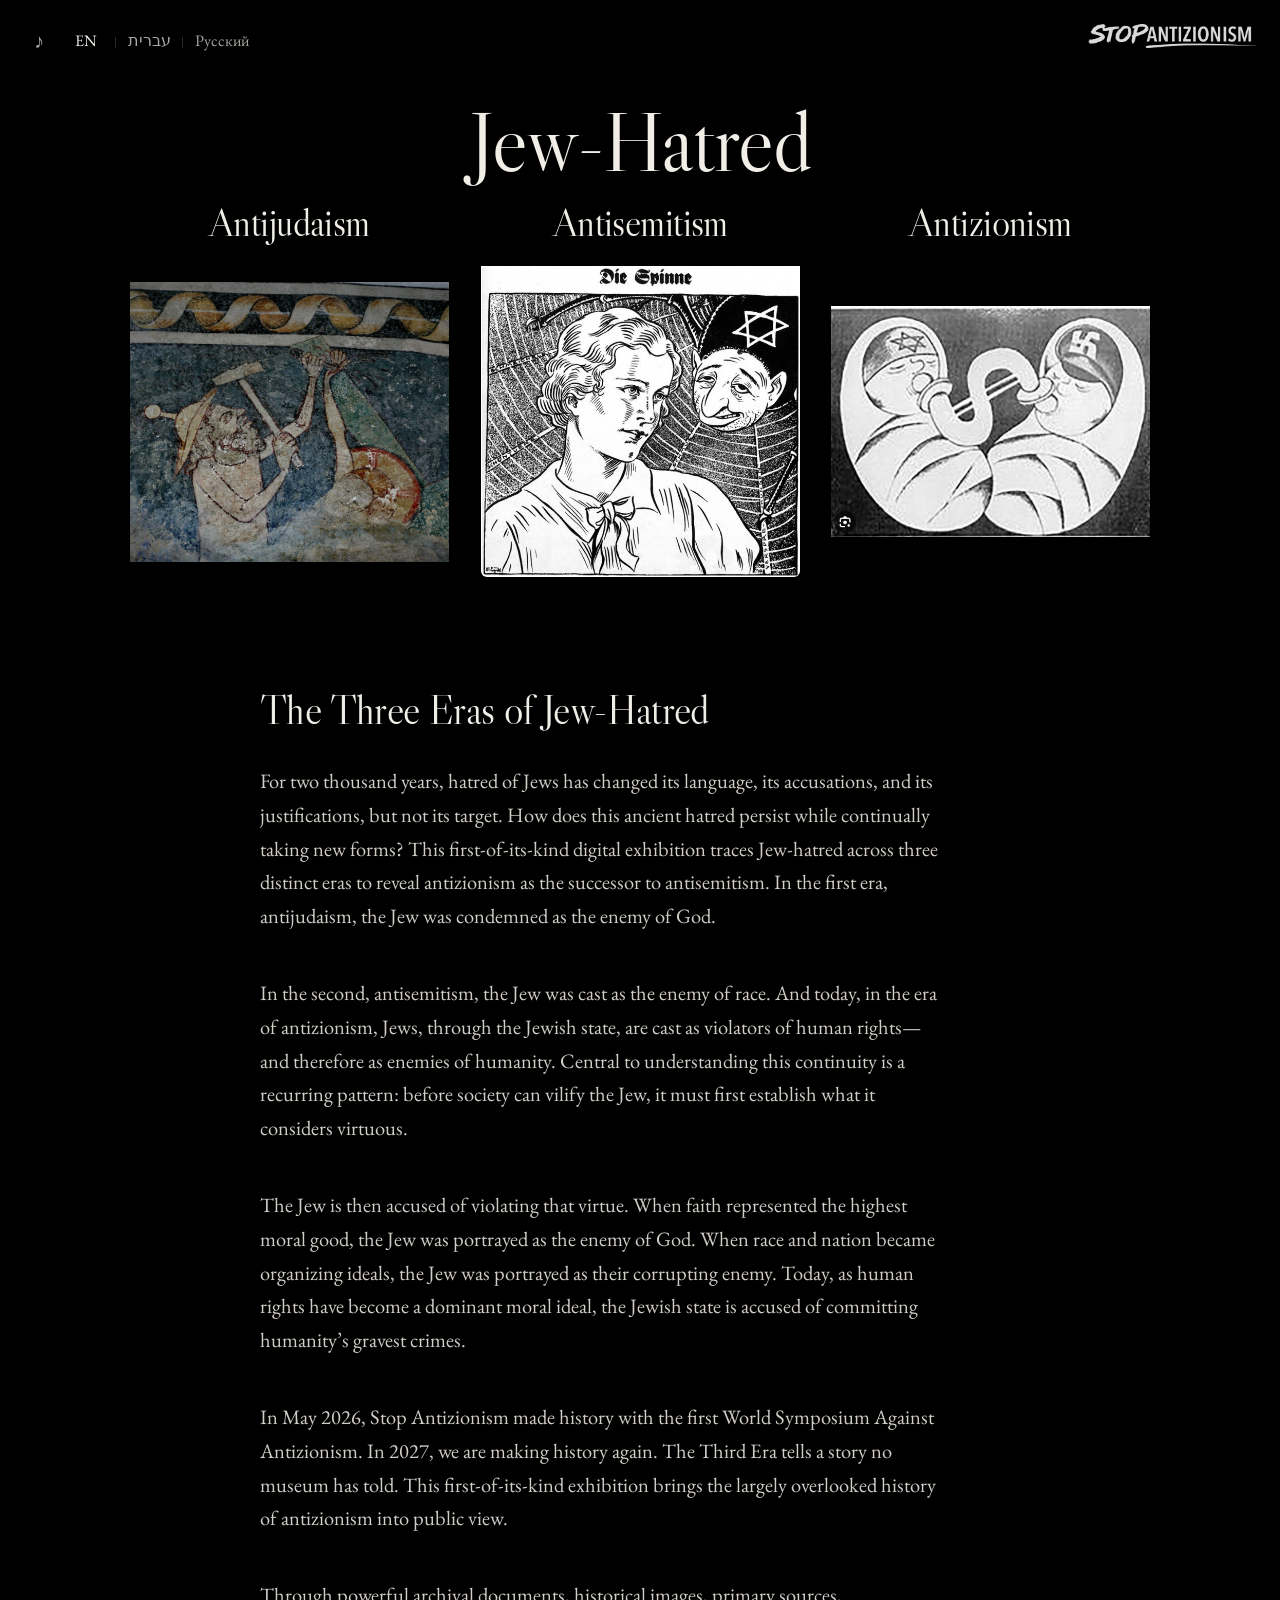
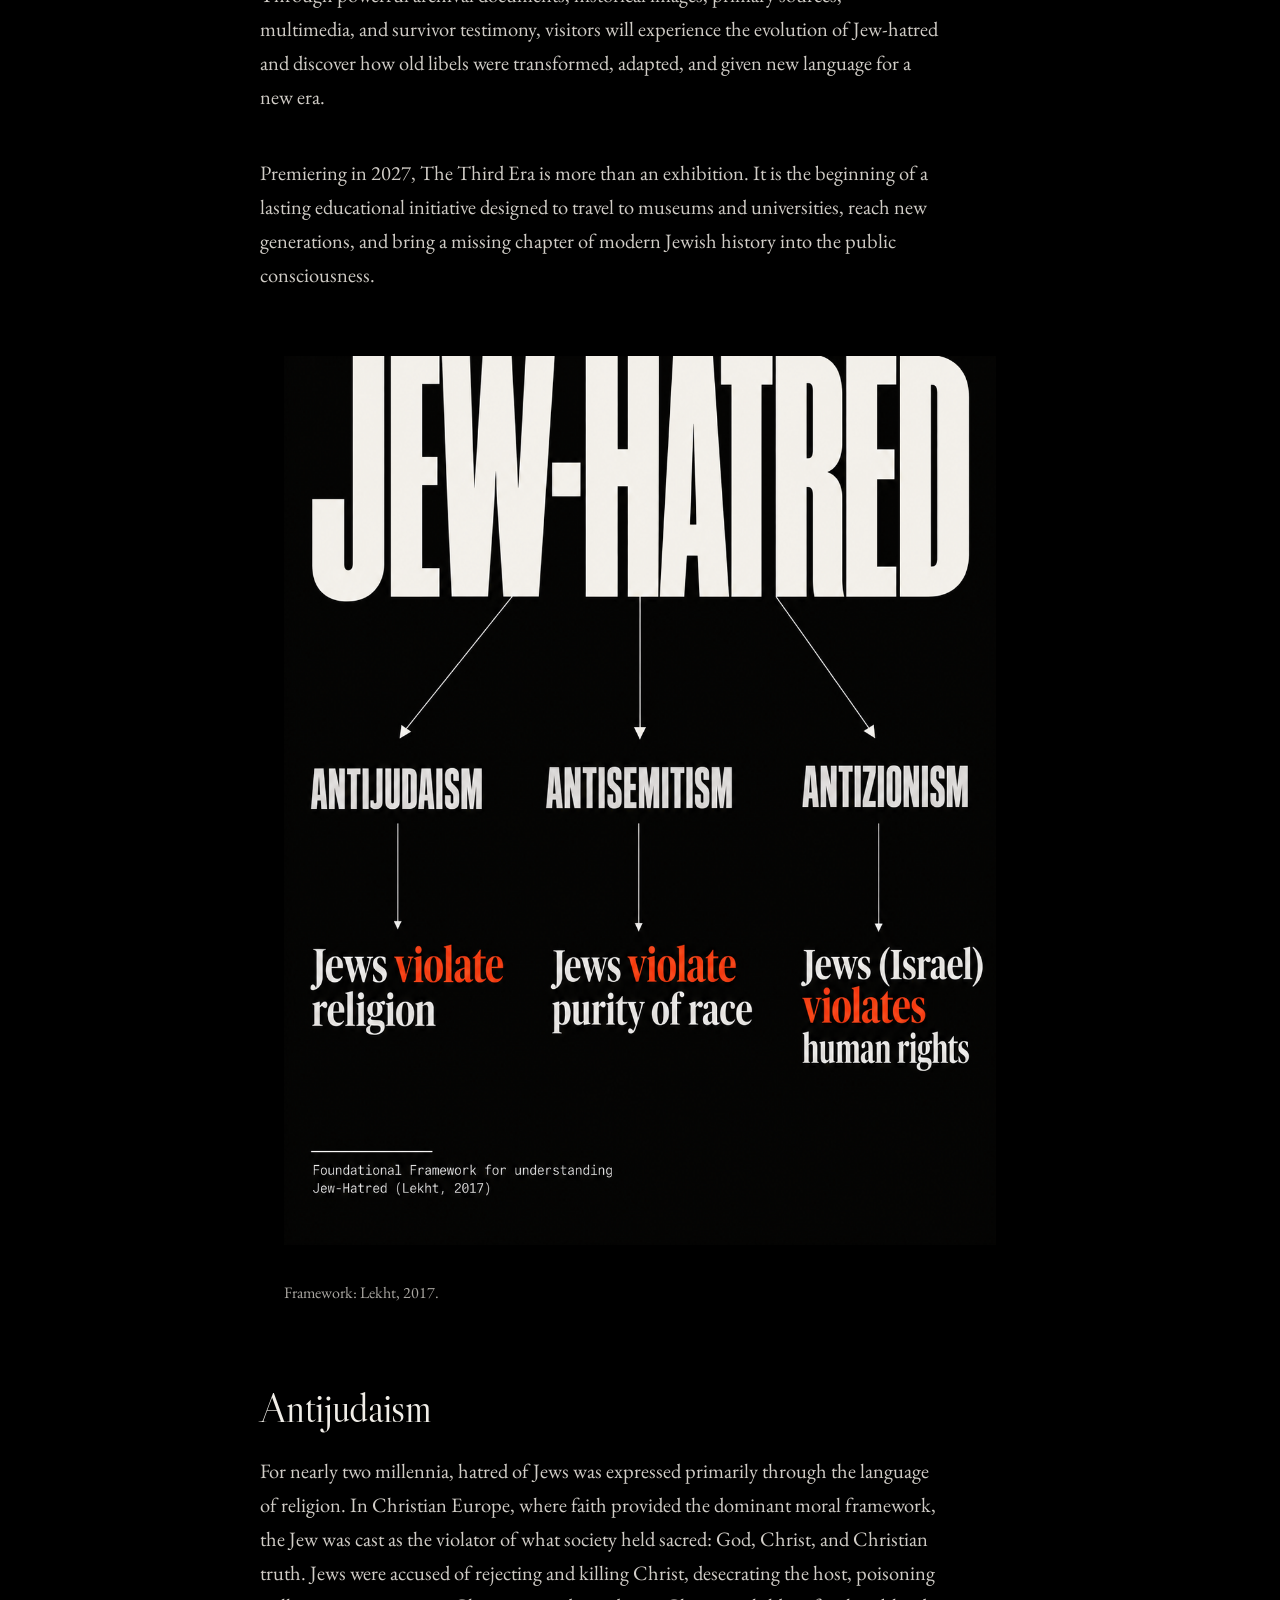
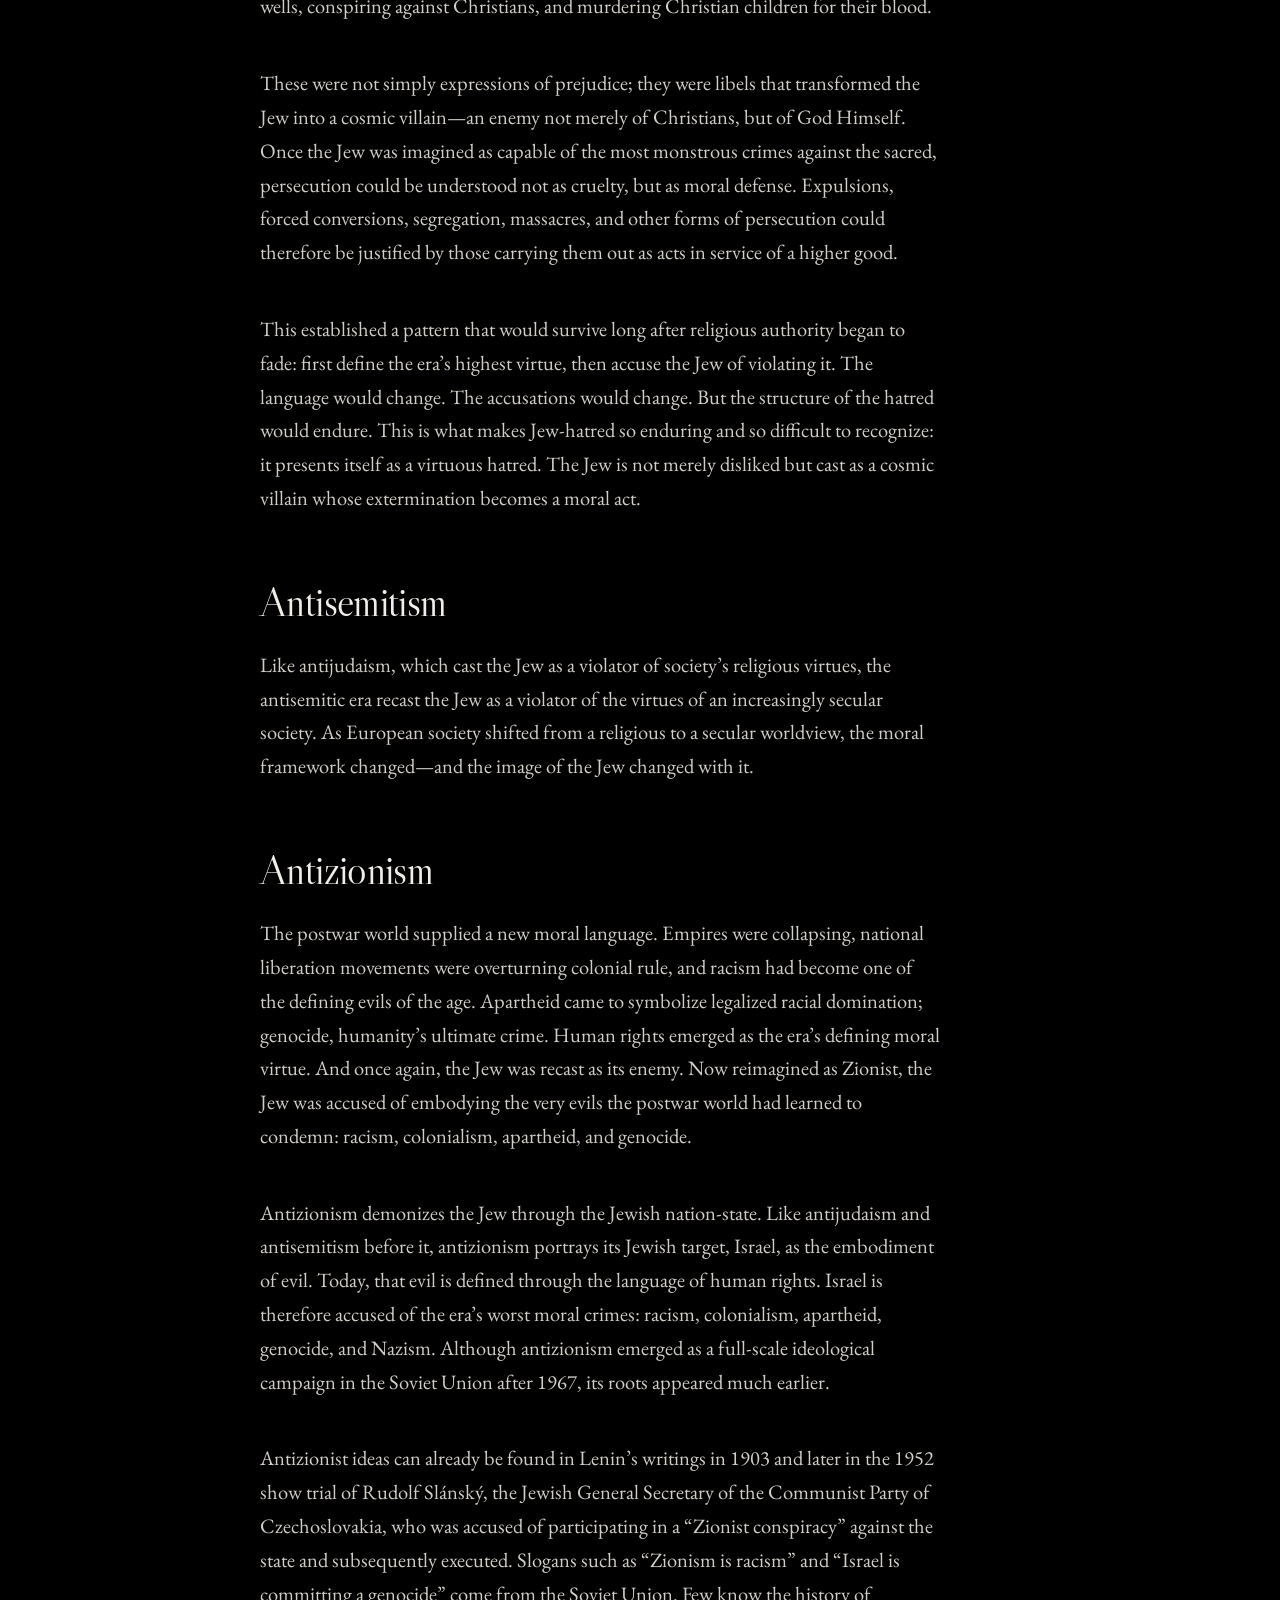
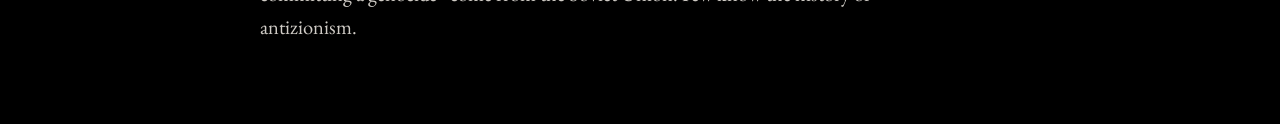
<file: index.html>
<!DOCTYPE html>

<html dir="ltr" lang="en">
<head>
<meta charset="utf-8"/>
<meta content="width=device-width,initial-scale=1,viewport-fit=cover" name="viewport"/>
<meta content="dark" name="color-scheme"/>
<title>Jew-Hatred | Stop Antizionism</title>
<!-- STOPAZ SEO START -->
<meta name="description" content="An educational digital exhibition tracing three historical eras of Jew-hatred: antijudaism, antisemitism, and modern antizionism."/>
<meta name="robots" content="index,follow,max-image-preview:large"/>
<meta name="theme-color" content="#000000"/>
<link rel="canonical" href="https://kilejones-alt.github.io/Exhibit-Full/"/>
<meta property="og:type" content="website"/>
<meta property="og:site_name" content="Stop Antizionism"/>
<meta property="og:title" content="Jew-Hatred | Stop Antizionism"/>
<meta property="og:description" content="An educational digital exhibition tracing three historical eras of Jew-hatred: antijudaism, antisemitism, and modern antizionism."/>
<meta property="og:url" content="https://kilejones-alt.github.io/Exhibit-Full/"/>
<meta property="og:image" content="https://kilejones-alt.github.io/Exhibit-Full/door-antizionism-babies.jpg"/>
<meta property="og:image:alt" content="Stop Antizionism — Three Eras of Jew-Hatred exhibition"/>
<meta property="og:locale" content="en_US"/>
<meta name="twitter:card" content="summary_large_image"/>
<meta name="twitter:title" content="Jew-Hatred | Stop Antizionism"/>
<meta name="twitter:description" content="An educational digital exhibition tracing three historical eras of Jew-hatred: antijudaism, antisemitism, and modern antizionism."/>
<meta name="twitter:image" content="https://kilejones-alt.github.io/Exhibit-Full/door-antizionism-babies.jpg"/>
<!-- STOPAZ SEO END -->
<link href="https://fonts.googleapis.com" rel="preconnect"/><link crossorigin="" href="https://fonts.gstatic.com" rel="preconnect"/><link href="https://fonts.googleapis.com/css2?family=Libre+Caslon+Display&amp;family=EB+Garamond:wght@400;500&amp;family=Cormorant+Garamond:wght@400;500;600&amp;family=Source+Sans+3:opsz,wght@8..60,300;8..60,400;8..60,500;8..60,600&amp;display=swap" rel="stylesheet"/><link href="site.css" rel="stylesheet"/>

<style>
/* Door artwork: show the complete selected work. No cropping on the three front doors. */
.home-page .era-image-wrap{
  background:#141417;
}
.home-page .era-image{
  object-fit:contain !important;
  object-position:center center !important;
  transform-origin:center center;
}
/* Keep every pixel of the selected door art visible. The door card may move; the artwork itself never scales/crops. */
.home-page .era-image,
.home-page .era-card:hover .era-image,
.home-page .era-card:focus-visible .era-image{
  transform:none !important;
  object-fit:contain !important;
  object-position:50% 50% !important;
}
/* No additional homepage prose below the doors. */
.home-page .exhibition-announcement{display:none !important;}
</style>
<link href="final.css" rel="stylesheet"/>
<link rel="stylesheet" href="room-entry.css?v=20260929-entry-polish"/>
<script src="room-entry.js?v=20260929-entry-polish"></script>
<link rel="stylesheet" href="https://fonts.googleapis.com/css2?family=EB+Garamond:wght@400;500&family=Noto+Serif+Hebrew:wght@400;500&display=swap"/>
<script src="gallery-audio.js?v=20260929-entry-polish"></script>
<link rel="stylesheet" href="gallery-finish.css?v=20261011-three-doors-20260929-equal-width"/>
</head>
<body class="new-page home-page gallery-design">
<a class="skip-link" href="#main-content" data-en="Skip to main content" data-he="דילוג לתוכן הראשי" data-ru="Перейти к основному содержанию">Skip to main content</a>
<div aria-hidden="true" id="ambient-light"></div>
<audio id="bg-audio" loop preload="metadata" src="lacrymosa-piano.mp3"></audio>
<a aria-label="Stop Antizionism home" data-aria-en="Stop Antizionism home" data-aria-he="דף הבית של Stop Antizionism" data-aria-ru="Главная Stop Antizionism" class="site-brand-link" href="index.html">
<img alt="Stop Antizionism" class="site-brand" decoding="async" fetchpriority="auto" height="292" loading="eager" src="stop-antizionism-logo.webp" width="2048"/>
</a>
<nav aria-label="Page controls" data-aria-en="Page controls" data-aria-he="פקדי עמוד" data-aria-ru="Элементы управления страницей" class="controls-nav">
<div class="nav-box"><button aria-pressed="false" class="audio-btn" id="audio-btn" type="button">AUDIO: OFF</button></div>
<div class="nav-box">
<button class="lang-btn active" aria-label="Switch language to English" data-aria-en="Switch language to English" data-aria-he="החלפת השפה לאנגלית" data-aria-ru="Переключить язык на английский" id="btn-en" type="button">EN</button><span class="nav-separator">|</span>
<button class="lang-btn" aria-label="Switch language to Hebrew" data-aria-en="Switch language to Hebrew" data-aria-he="החלפת השפה לעברית" data-aria-ru="Переключить язык на иврит" id="btn-he" type="button">עברית</button><span class="nav-separator">|</span>
<button class="lang-btn" aria-label="Switch language to Russian" data-aria-en="Switch language to Russian" data-aria-he="החלפת השפה לרוסית" data-aria-ru="Переключить язык на русский" id="btn-ru" type="button">Русский</button>
</div>
</nav>
<main class="home-main" id="main-content" tabindex="-1">
<header class="home-intro">
<h1 class="home-title" data-en="Jew-Hatred" data-he="שנאת יהודים" data-ru="Ненависть к евреям">Jew-Hatred</h1>
<svg aria-hidden="true" class="desktop-connector" preserveaspectratio="none" viewbox="0 0 1000 110">
<path d="M500 0V38M500 38H166.667M500 38H833.333M166.667 38V110M500 38V110M833.333 38V110"></path>
<circle cx="166.667" cy="110" r="3"></circle>
<circle cx="500" cy="110" r="3"></circle>
<circle cx="833.333" cy="110" r="3"></circle>
</svg>
</header>
<section id="rooms" aria-label="Three eras of Jew-hatred" class="era-grid">
<a aria-label="Open Antijudaism gallery" class="era-card historical-threshold" data-aria-en="Open Antijudaism gallery" data-aria-he="פתיחת גלריית אנטי-יהדות" data-aria-ru="Открыть галерею: Антииудаизм" href="antijudaism.html?v=20260928-reviewed" style="--door-image:url('door-antijudaism-crucifixion.jpg')">
<span aria-hidden="true" class="mobile-node"></span>
<div class="door-rotator">
<div class="door-face door-front">
<div class="era-inner">
<div class="era-head"><h2 class="era-title" data-en="Antijudaism" data-he="אנטי-יהדות" data-ru="Антииудаизм">Antijudaism</h2></div>
<div class="era-image-wrap"><picture class="responsive-art-picture"><img alt="Crucifixion detail from a historical mural" class="era-image door-source-image quality-standard" data-native-height="1407" data-native-width="1600" decoding="async" height="1407" loading="eager" src="door-antijudaism-crucifixion.jpg" width="1600"/></picture></div>
</div>

</div>
</div>
</a>
<a aria-label="Open Antisemitism gallery" class="era-card historical-threshold" data-aria-en="Open Antisemitism gallery" data-aria-he="פתיחת גלריית אנטישמיות" data-aria-ru="Открыть галерею: Антисемитизм" href="antisemitism.html?v=20260928-reviewed" style="--door-image:url('door-antisemitism-spider.jpg')">
<span aria-hidden="true" class="mobile-node"></span>
<div class="door-rotator">
<div class="door-face door-front">
<div class="era-inner">
<div class="era-head"><h2 class="era-title" data-en="Antisemitism" data-he="אנטישמיות" data-ru="Антисемитизм">Antisemitism</h2></div>
<div class="era-image-wrap"><picture class="responsive-art-picture"><img alt="Historical antisemitic illustration of a woman and a spider web" class="era-image door-source-image quality-standard" data-native-height="605" data-native-width="621" decoding="async" height="605" loading="eager" src="door-antisemitism-spider.jpg" width="621"/></picture></div>
</div>

</div>
</div>
</a>
<a aria-label="Open Antizionism gallery" class="era-card antizionism historical-threshold" data-aria-en="Open Antizionism gallery" data-aria-he="פתיחת גלריית אנטי-ציונות" data-aria-ru="Открыть галерею: Антисионизм" href="exhibition.html?v=20260928-reviewed" style="--door-image:url('door-antizionism-babies.jpg')">
<span aria-hidden="true" class="mobile-node"></span>
<div class="door-rotator">
<div class="door-face door-front">
<div class="era-inner">
<div class="era-head"><h2 class="era-title" data-en="Antizionism" data-he="אנטי-ציונות" data-ru="Антисионизм">Antizionism</h2></div>
<div class="era-image-wrap"><picture class="responsive-art-picture"><img alt="Historical propaganda illustration of two swaddled babies" class="era-image door-source-image quality-standard" data-native-height="760" data-native-width="1046" decoding="async" height="760" loading="eager" src="door-antizionism-babies.jpg" width="1046"/></picture></div>
</div>

</div>
</div>
</a>
</section><section aria-label="The Three Eras of Jew-Hatred" class="home-source-context">
<h2 data-en="The Three Eras of Jew-Hatred" data-he="שלוש תקופות של שנאת יהודים" data-ru="Три эпохи ненависти к евреям">The Three Eras of Jew-Hatred</h2>
<div class="three-eras-intro">
<p lang="en" dir="ltr" data-source-author="Natasha / STOPAZ" data-en="In May 2026, Stop Antizionism made history with the first World Symposium Against Antizionism. In 2027, we are making history again.">In May 2026, Stop Antizionism made history with the first World Symposium Against Antizionism. In 2027, we are making history again.</p>
<p lang="en" dir="ltr" data-source-author="Natasha / STOPAZ" data-en="The Third Era tells a story no museum has told. This first-of-its-kind exhibition brings the largely overlooked history of antizionism into public view. Through powerful archival documents, historical images, primary sources, multimedia, and survivor testimony, visitors will experience the evolution of Jew-hatred and discover how old libels were transformed, adapted, and given new language for a new era.">The Third Era tells a story no museum has told. This first-of-its-kind exhibition brings the largely overlooked history of antizionism into public view. Through powerful archival documents, historical images, primary sources, multimedia, and survivor testimony, visitors will experience the evolution of Jew-hatred and discover how old libels were transformed, adapted, and given new language for a new era.</p><p lang="en" dir="ltr" data-source-author="Natasha / STOPAZ" data-en="Premiering in 2027, The Third Era is more than an exhibition. It is the beginning of a lasting educational initiative designed to travel to museums and universities, reach new generations, and bring a missing chapter of modern Jewish history into the public consciousness.">Premiering in 2027, The Third Era is more than an exhibition. It is the beginning of a lasting educational initiative designed to travel to museums and universities, reach new generations, and bring a missing chapter of modern Jewish history into the public consciousness.</p>
</div>
<figure class="home-framework" aria-label="Jew-hatred conceptual framework">
<div class="home-framework-art"><img src="jew-hatred-conceptual-framework.png" width="1122" height="1402" loading="lazy" decoding="async" alt="Lekht’s conceptual framework: antijudaism portrays Jews as violating religion; antisemitism portrays Jews as violating racial purity; antizionism portrays Israel as violating human rights."/></div>
<figcaption data-en="Framework: Lekht, 2017." data-he="מסגרת מושגית: לכט, 2017." data-ru="Концептуальная схема: Лехт, 2017.">Framework: Lekht, 2017.</figcaption>
</figure>
<div class="era-source-section">
<h3 data-en="Antijudaism" data-he="אנטי־יהדות" data-ru="Антииудаизм">Antijudaism</h3>
<p lang="en" dir="ltr" data-source-author="Naya Lekht" data-en="For nearly two millennia, hatred of Jews was expressed primarily through the language of religion. In Christian Europe, where faith provided the dominant moral framework, the Jew was cast as the violator of what society held sacred: God, Christ, and Christian truth. Jews were accused of rejecting and killing Christ, desecrating the host, poisoning wells, conspiring against Christians, and murdering Christian children for their blood. These were not simply expressions of prejudice; they were libels that transformed the Jew into a cosmic villain—an enemy not merely of Christians, but of God Himself. Once the Jew was imagined as capable of the most monstrous crimes against the sacred, persecution could be understood not as cruelty, but as moral defense. Expulsions, forced conversions, segregation, massacres, and other forms of persecution could therefore be justified by those carrying them out as acts in service of a higher good. This established a pattern that would survive long after religious authority began to fade: first define the era’s highest virtue, then accuse the Jew of violating it. The language would change. The accusations would change. But the structure of the hatred would endure.">For nearly two millennia, hatred of Jews was expressed primarily through the language of religion. In Christian Europe, where faith provided the dominant moral framework, the Jew was cast as the violator of what society held sacred: God, Christ, and Christian truth. Jews were accused of rejecting and killing Christ, desecrating the host, poisoning wells, conspiring against Christians, and murdering Christian children for their blood. These were not simply expressions of prejudice; they were libels that transformed the Jew into a cosmic villain—an enemy not merely of Christians, but of God Himself. Once the Jew was imagined as capable of the most monstrous crimes against the sacred, persecution could be understood not as cruelty, but as moral defense. Expulsions, forced conversions, segregation, massacres, and other forms of persecution could therefore be justified by those carrying them out as acts in service of a higher good. This established a pattern that would survive long after religious authority began to fade: first define the era’s highest virtue, then accuse the Jew of violating it. The language would change. The accusations would change. But the structure of the hatred would endure.</p><p lang="en" dir="ltr" data-source-author="Naya Lekht" data-en="This is what makes Jew-hatred so enduring and so difficult to recognize: it presents itself as a virtuous hatred. The Jew is not merely disliked but cast as a cosmic villain whose extermination becomes a moral act.">This is what makes Jew-hatred so enduring and so difficult to recognize: it presents itself as a virtuous hatred. The Jew is not merely disliked but cast as a cosmic villain whose extermination becomes a moral act.</p>
</div>
<div class="era-source-section">
<h3 data-en="Antisemitism" data-he="אנטישמיות" data-ru="Антисемитизм">Antisemitism</h3>
<p lang="en" dir="ltr" data-source-author="Naya Lekht" data-en="Like antijudaism, which cast the Jew as a violator of society’s religious virtues, the antisemitic era recast the Jew as a violator of the virtues of an increasingly secular society. As European society shifted from a religious to a secular worldview, the moral framework changed—and the image of the Jew changed with it.">Like antijudaism, which cast the Jew as a violator of society’s religious virtues, the antisemitic era recast the Jew as a violator of the virtues of an increasingly secular society. As European society shifted from a religious to a secular worldview, the moral framework changed—and the image of the Jew changed with it.</p></div>
<div class="era-source-section">
<h3 data-en="Antizionism" data-he="אנטי־ציונות" data-ru="Антисионизм">Antizionism</h3>
<p lang="en" dir="ltr" data-source-author="Naya Lekht" data-en="The postwar world supplied a new moral language. Empires were collapsing, national liberation movements were overturning colonial rule, and racism had become one of the defining evils of the age. Apartheid came to symbolize legalized racial domination; genocide, humanity’s ultimate crime. Human rights emerged as the era’s defining moral virtue. And once again, the Jew was recast as its enemy. Now reimagined as Zionist, the Jew was accused of embodying the very evils the postwar world had learned to condemn: racism, colonialism, apartheid, and genocide.">The postwar world supplied a new moral language. Empires were collapsing, national liberation movements were overturning colonial rule, and racism had become one of the defining evils of the age. Apartheid came to symbolize legalized racial domination; genocide, humanity’s ultimate crime. Human rights emerged as the era’s defining moral virtue. And once again, the Jew was recast as its enemy. Now reimagined as Zionist, the Jew was accused of embodying the very evils the postwar world had learned to condemn: racism, colonialism, apartheid, and genocide.</p><p lang="en" dir="ltr" data-source-author="Naya Lekht" data-en="Antizionism demonizes the Jew through the Jewish nation-state. Like antijudaism and antisemitism before it, antizionism portrays its Jewish target, Israel, as the embodiment of evil. Today, that evil is defined through the language of human rights. Israel is therefore accused of the era’s worst moral crimes: racism, colonialism, apartheid, genocide, and Nazism.">Antizionism demonizes the Jew through the Jewish nation-state. Like antijudaism and antisemitism before it, antizionism portrays its Jewish target, Israel, as the embodiment of evil. Today, that evil is defined through the language of human rights. Israel is therefore accused of the era’s worst moral crimes: racism, colonialism, apartheid, genocide, and Nazism.</p><p lang="en" dir="ltr" data-source-author="Naya Lekht" data-en="Although antizionism emerged as a full-scale ideological campaign in the Soviet Union after 1967, its roots appeared much earlier. Antizionist ideas can already be found in Lenin’s writings in 1903 and later in the 1952 show trial of Rudolf Slánský, the Jewish General Secretary of the Communist Party of Czechoslovakia, who was accused of participating in a “Zionist conspiracy” against the state and subsequently executed. Slogans such as “Zionism is racism” and “Israel is committing a genocide” come from the Soviet Union. Few know the history of antizionism.">Although antizionism emerged as a full-scale ideological campaign in the Soviet Union after 1967, its roots appeared much earlier. Antizionist ideas can already be found in Lenin’s writings in 1903 and later in the 1952 show trial of Rudolf Slánský, the Jewish General Secretary of the Communist Party of Czechoslovakia, who was accused of participating in a “Zionist conspiracy” against the state and subsequently executed. Slogans such as “Zionism is racism” and “Israel is committing a genocide” come from the Soviet Union. Few know the history of antizionism.</p></div>
</section>

</main>
<script src="site.js?v=20261011-doors-20260924-languages-music"></script>
<script src="final.js?v=20261011-preserve-door-media-20261011-verbatim-approved"></script>
</body>
</html>
</file>
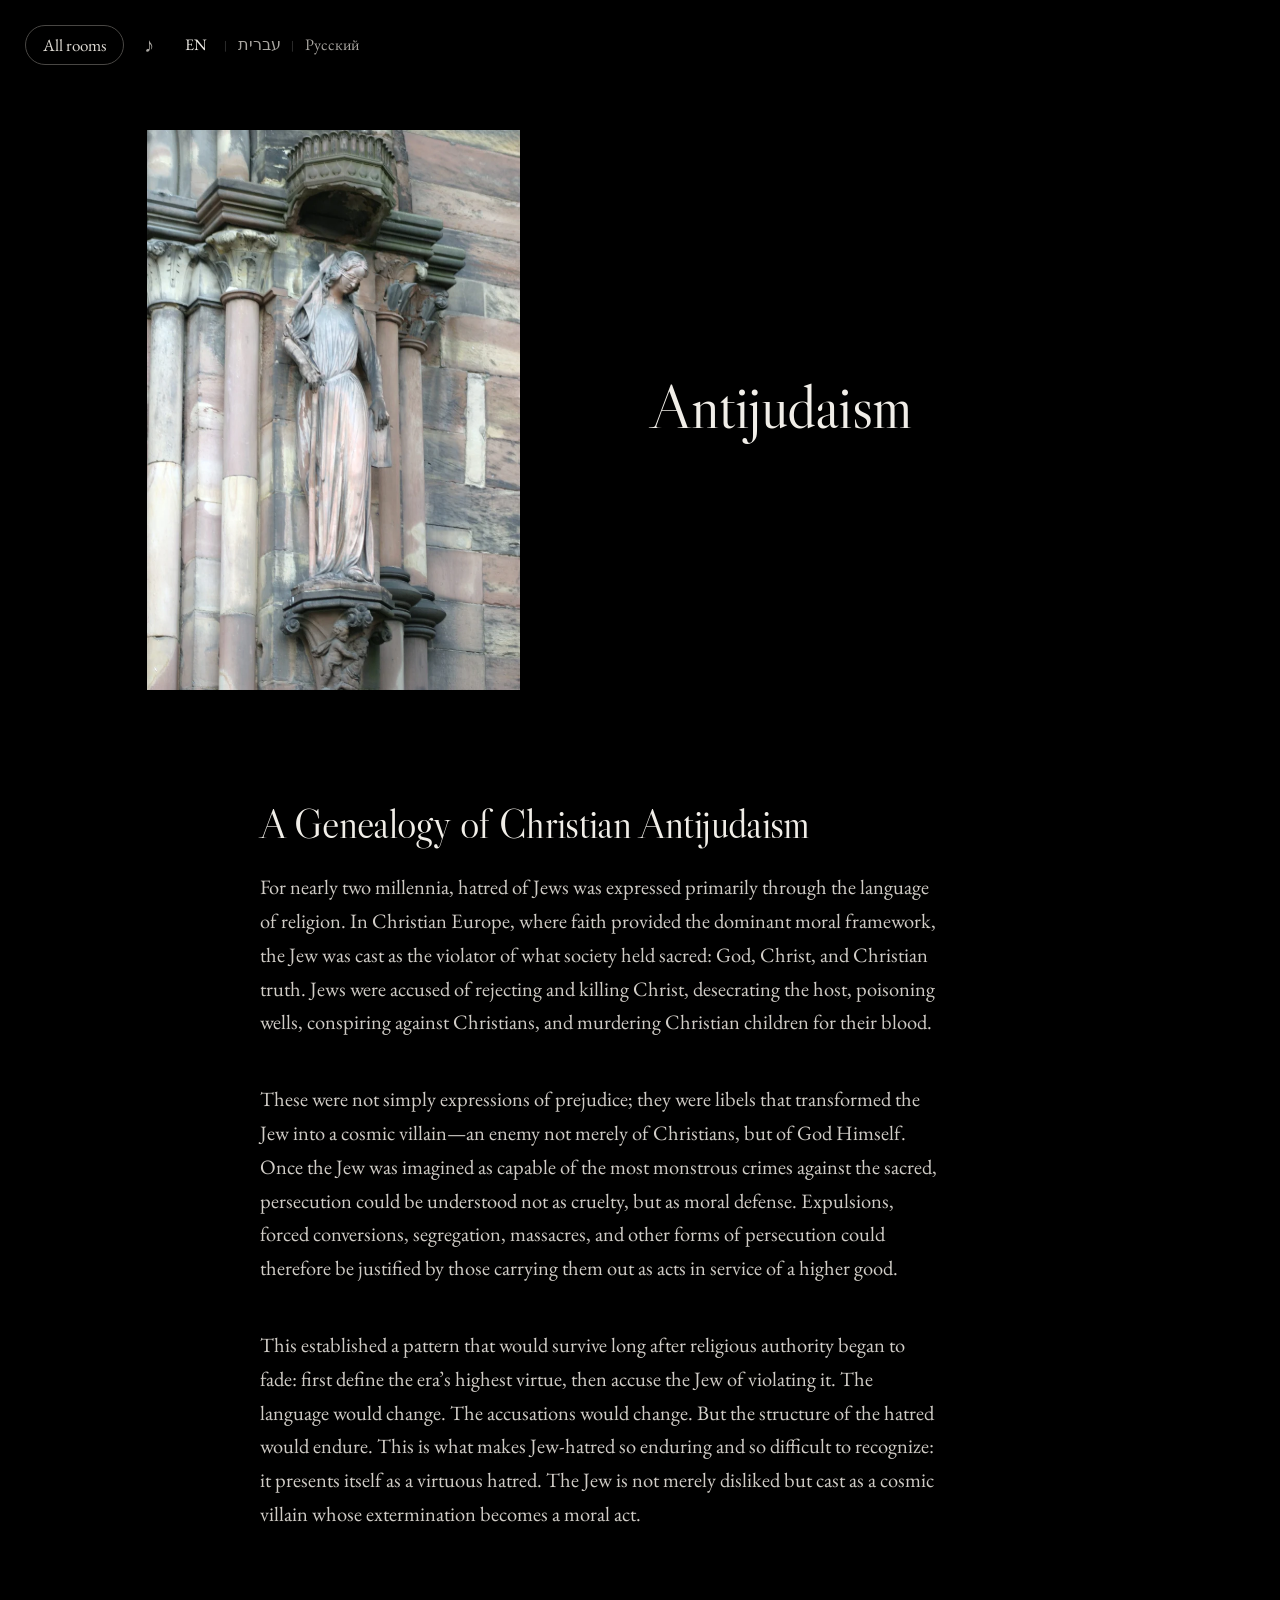
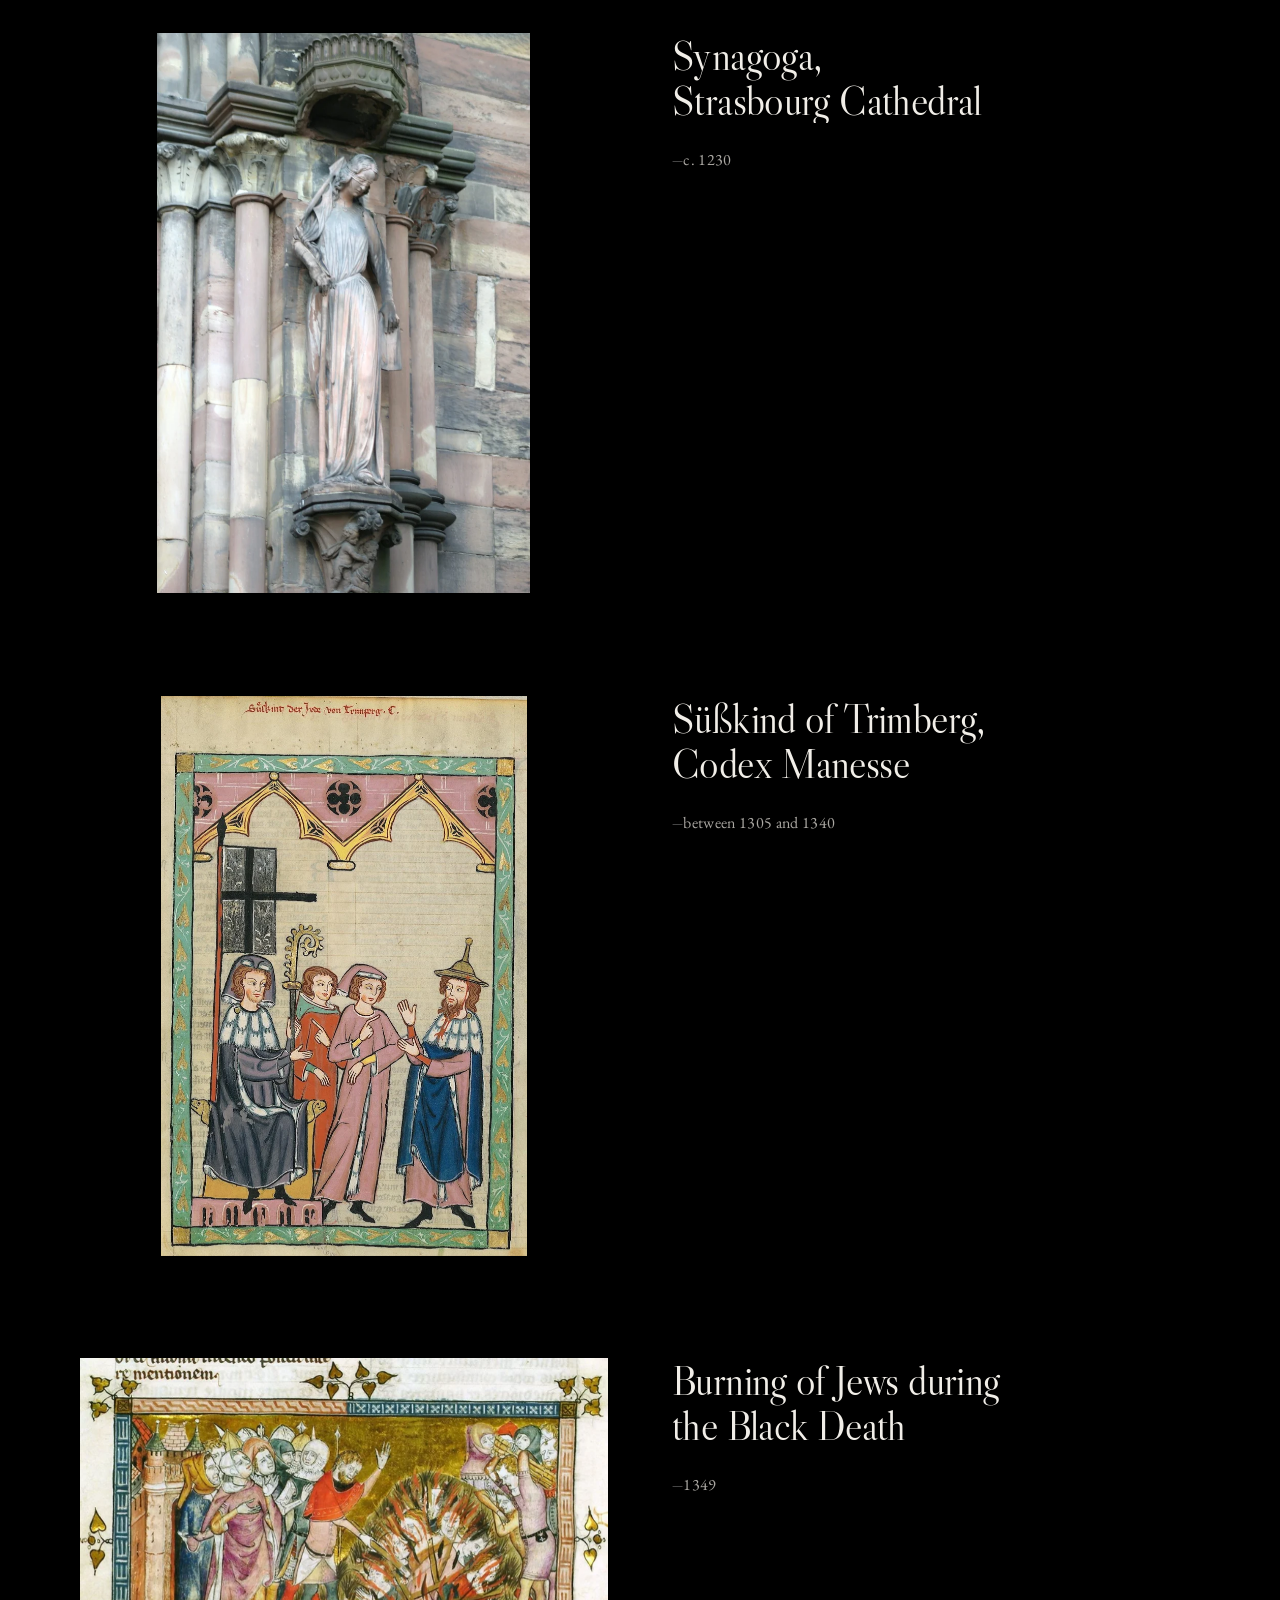
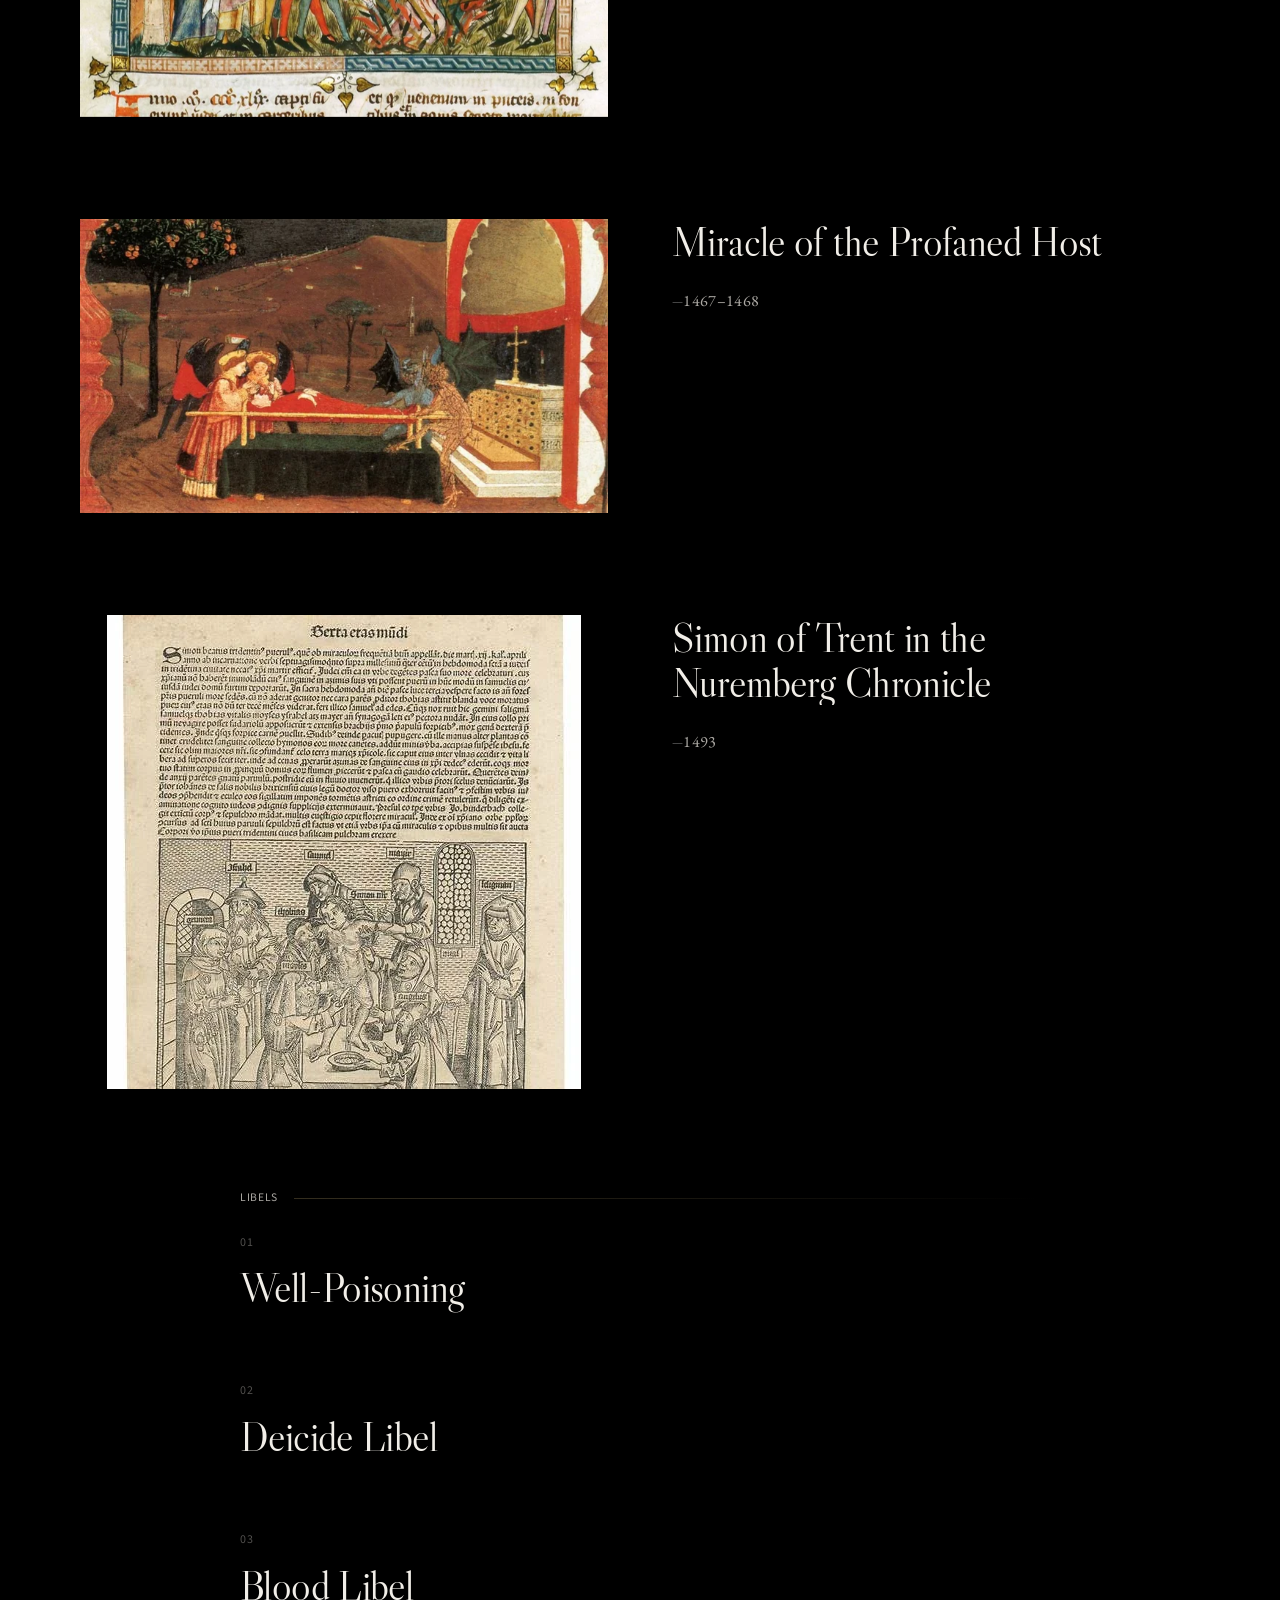
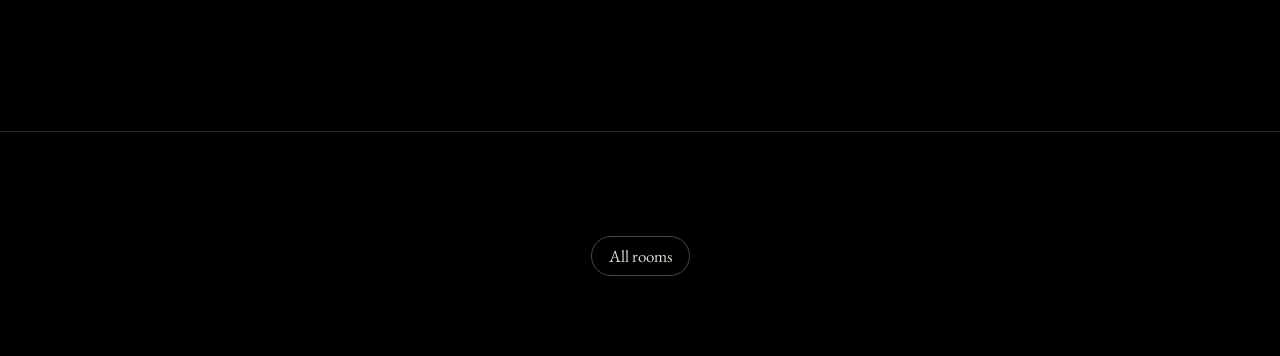
<file: antijudaism.html>
<!DOCTYPE html>

<html dir="ltr" lang="en">
<head>
<meta charset="utf-8"/>
<meta content="width=device-width, initial-scale=1.0, viewport-fit=cover" name="viewport"/><meta content="dark" name="color-scheme"/>
<title>Antijudaism | Jew-Hatred Exhibition</title>
<!-- STOPAZ SEO START -->
<meta content="A museum-style educational genealogy of Christian antijudaism, explored through primary-source images, historical context, and recurring libels." name="description"/>
<meta content="index,follow,max-image-preview:large" name="robots"/>
<meta content="#17171a" name="theme-color"/>
<link href="https://kilejones-alt.github.io/Exhibit-Full/antijudaism.html" rel="canonical"/>
<meta content="website" property="og:type"/>
<meta content="Stop Antizionism" property="og:site_name"/>
<meta content="Antijudaism | Jew-Hatred Exhibition" property="og:title"/>
<meta content="A museum-style educational genealogy of Christian antijudaism, explored through primary-source images, historical context, and recurring libels." property="og:description"/>
<meta content="https://kilejones-alt.github.io/Exhibit-Full/antijudaism.html" property="og:url"/>
<meta content="https://kilejones-alt.github.io/Exhibit-Full/antijudaism-1.jpg" property="og:image"/>
<meta content="Antijudaism gallery — Stop Antizionism exhibition" property="og:image:alt"/>
<meta content="en_US" property="og:locale"/>
<meta content="summary_large_image" name="twitter:card"/>
<meta content="Antijudaism | Jew-Hatred Exhibition" name="twitter:title"/>
<meta content="A museum-style educational genealogy of Christian antijudaism, explored through primary-source images, historical context, and recurring libels." name="twitter:description"/>
<meta content="https://kilejones-alt.github.io/Exhibit-Full/antijudaism-1.jpg" name="twitter:image"/>
<!-- STOPAZ SEO END -->
<link href="https://fonts.googleapis.com" rel="preconnect"/>
<link crossorigin="" href="https://fonts.gstatic.com" rel="preconnect"/>
<link href="https://fonts.googleapis.com/css2?family=EB+Garamond:wght@400;500&amp;family=Libre+Caslon+Display&amp;family=Cormorant+Garamond:wght@400;500;600&amp;family=Source+Sans+3:opsz,wght@8..60,300;8..60,400;8..60,500;8..60,600&amp;display=swap" rel="stylesheet"/>
<!-- MINIMALIST GALLERY FAVICON -->
<link href="data:image/svg+xml;utf8,&lt;svg xmlns='http://www.w3.org/2000/svg' viewBox='0 0 100 100'&gt;&lt;rect width='100' height='100' fill='%2317171a'/&gt;&lt;rect x='30' y='30' width='40' height='40' fill='%23ffffff'/&gt;&lt;/svg&gt;" rel="icon"/>
<link as="image" fetchpriority="high" href="antijudaism-1-720.webp" imagesizes="(max-width: 850px) 94vw, 46vw" imagesrcset="antijudaism-1-720.webp 720w, home-antijudaism-1280.webp 1280w" rel="preload" type="image/webp"/>
<link href="gallery-core.css" rel="stylesheet"/>
<style id="compact-controls-2026-08-15">
/* Smaller, quieter language/audio controls. */
.controls-nav{gap:.5rem!important}
.nav-box{font-size:.67rem!important;letter-spacing:1.05px!important;padding:4px 7px!important;gap:.24rem!important;min-height:0!important}
.lang-btn,.audio-btn,.home-btn{min-width:34px!important;min-height:34px!important;padding:0 4px!important}
@media(max-width:720px){
  .controls-nav{gap:.3rem!important}
  .nav-box{font-size:.61rem!important;letter-spacing:.7px!important;padding:3px 5px!important;gap:.1rem!important}
  .lang-btn,.audio-btn,.home-btn{min-width:36px!important;min-height:36px!important;padding:0 3px!important}
}
</style>
<style id="award-gallery-polish">
/* Exhibition polish: responsive archival imagery, source-aware zoom, quieter chrome. */
.responsive-art-picture{display:block;width:100%;height:auto}
.museum-frame>.responsive-art-picture{display:flex;width:100%;align-items:flex-start;justify-content:center}

.museum-frame img.gallery-image{
  --active-zoom:1.075;
  --hover-zoom:1.105;
  opacity:.08;
  filter:blur(7px) brightness(.88) contrast(1.01);
  transition:opacity .9s cubic-bezier(.16,1,.3,1),filter 1.25s ease,transform 9.5s cubic-bezier(.16,1,.3,1)!important;
  animation:archivalImageFailsafe .65s 3s forwards;
  backface-visibility:hidden;
}
.museum-frame img.gallery-image.is-loaded{
  opacity:1;
  filter:brightness(1) contrast(1.05);
}
.museum-frame img.gallery-image.quality-source-limited{
  --active-zoom:1.018;
  --hover-zoom:1.035;
  width:100%;
  max-width:min(86%,var(--native-display-max,680px));
  max-height:72vh;
  margin:auto;
}
.museum-frame img.gallery-image.quality-standard{
  --active-zoom:1.052;
  --hover-zoom:1.082;
}
.museum-frame img.gallery-image.quality-hires{
  --active-zoom:1.075;
  --hover-zoom:1.105;
}
.art-box.art-in-view .museum-frame img.gallery-image.is-loaded{
  transform:scale(var(--active-zoom));
  filter:brightness(1.045) contrast(1.07);
}
.art-box:hover .museum-frame img.gallery-image.is-loaded,
.art-box:focus-visible .museum-frame img.gallery-image.is-loaded{
  transform:scale(var(--hover-zoom));
  filter:brightness(1.085) contrast(1.085);
}
@keyframes archivalImageFailsafe{to{opacity:1;filter:brightness(1) contrast(1.05)}}

/* The enlargement affordance is a quiet museum-viewer mark, not a web badge. */
.click-hint{
  width:31px!important;
  height:31px!important;
  padding:0!important;
  display:grid!important;
  place-items:center;
  border-radius:50%!important;
  font-size:0!important;
  letter-spacing:0!important;
  color:transparent!important;
  background:rgba(14,14,18,.62)!important;
  border:1px solid rgba(255,255,255,.12)!important;
  opacity:.36!important;
  transform:none!important;
  backdrop-filter:blur(10px);
  box-shadow:0 6px 18px rgba(0,0,0,.18);
  transition:opacity .45s ease,transform .55s cubic-bezier(.16,1,.3,1),border-color .45s ease!important;
}
.click-hint::before{
  content:'+';
  color:rgba(255,255,255,.86);
  font:300 18px/1 -apple-system,BlinkMacSystemFont,"Segoe UI",sans-serif;
  transform:translateY(-1px);
}
.art-box:hover .click-hint,.art-box:focus-visible .click-hint{
  opacity:.82!important;
  transform:scale(1.08)!important;
  border-color:rgba(255,255,255,.24)!important;
}

/* Fixed controls recede while viewing the work; hover/focus restores them immediately. */
.controls-nav{
  transform-origin:top right;
  transition:opacity .42s ease,transform .55s cubic-bezier(.16,1,.3,1),filter .42s ease!important;
}
[dir="rtl"] .controls-nav{transform-origin:top left}
.controls-nav.chrome-quiet{
  opacity:.43;
  transform:translateY(-2px) scale(.91);
  filter:saturate(.82);
}
.controls-nav.chrome-moving{
  opacity:.17;
  transform:translateY(-5px) scale(.86);
}
.controls-nav.chrome-quiet .nav-box,
.controls-nav.chrome-moving .nav-box{
  background:rgba(18,18,22,.32);
  border-color:rgba(255,255,255,.045);
  box-shadow:none;
}
.controls-nav:hover,.controls-nav:focus-within{
  opacity:1!important;
  transform:none!important;
  filter:none!important;
}
@media(max-width:850px){
  .controls-nav.chrome-quiet{opacity:.62;transform:scale(.94)}
  .controls-nav.chrome-moving{opacity:.34;transform:scale(.91)}
  .museum-frame img.gallery-image.quality-source-limited{max-width:min(92%,var(--native-display-max,680px))}
}
@media(prefers-reduced-motion:reduce){
  .museum-frame img.gallery-image{opacity:1!important;filter:brightness(1) contrast(1.05)!important;animation:none!important;transition:none!important}
  .controls-nav{transition:none!important}
}
</style>
<style id="final-exhibition-system">
:root{--museum-sans:"Source Sans 3",-apple-system,BlinkMacSystemFont,"Segoe UI",sans-serif;--museum-serif:"Cormorant Garamond",Georgia,"Times New Roman",serif;--oxblood:#74262d;--oxblood-soft:rgba(116,38,45,.72)}
body{font-family:var(--museum-sans);font-optical-sizing:auto}
.hero-title,.info-title{font-family:var(--museum-serif);font-weight:500;letter-spacing:.005em}
.info-title{font-size:clamp(1.9rem,2.65vw,2.35rem);line-height:1.04;text-transform:none}
.hero-title{font-size:clamp(3.25rem,5vw,4.65rem);line-height:.98}
.info-category,.info-meta,.info-block h4,.history-panel h4,.timeline-node,.chronology-rail,.viewer-toolbar,.provenance-record{font-family:var(--museum-sans)}
.timeline-node{font-weight:600;letter-spacing:.16em;text-transform:uppercase;font-variant-caps:all-small-caps}
.info-block h4,.history-panel h4{font-weight:600;letter-spacing:.13em;text-transform:uppercase}
.info-meta{font-weight:400}
.info-meta strong{font-weight:600}
.info-category{font-weight:500;letter-spacing:.12em}
.wave-p{font-size:clamp(.98rem,1.05vw,1.04rem);line-height:1.56;letter-spacing:.002em}

/* History is a compact interpretive note under the artwork column only. */
.history-panel{min-height:0!important;padding:.72rem .9rem .78rem!important;margin-top:clamp(.75rem,1.2vw,1rem)!important;border-color:rgba(255,255,255,.045)!important;background:rgba(255,255,255,.015)!important}
.history-panel .wave-p{font-size:clamp(.94rem,1vw,.99rem);line-height:1.48}

/* The chronology records the visitor's passage: gray future, oxblood completed path. */
.timeline-section{--timeline-progress:0%;--focus-opacity:.86;--focus-brightness:.94}
.timeline-section::before{background:rgba(255,255,255,.075)!important}
.timeline-section::after{content:"";position:absolute;left:50%;top:0;width:1px;height:var(--timeline-progress);transform:translateX(-50%);background:linear-gradient(to bottom,rgba(116,38,45,.18),var(--oxblood-soft));pointer-events:none;z-index:0}
.timeline-section .exhibition-container{opacity:var(--focus-opacity);filter:brightness(var(--focus-brightness)) saturate(.92);transition:opacity .75s cubic-bezier(.16,1,.3,1),filter .75s ease}
.timeline-section.timeline-active .exhibition-container{opacity:1;filter:none}
.timeline-node{position:relative}
.timeline-node::after{content:"";position:absolute;left:50%;bottom:-.42rem;width:4px;height:4px;border-radius:50%;transform:translateX(-50%) scale(.55);background:transparent;transition:background .6s ease,transform .6s cubic-bezier(.16,1,.3,1),box-shadow .6s ease}
.timeline-active .timeline-node::after{background:var(--oxblood);transform:translateX(-50%) scale(1);box-shadow:0 0 0 4px rgba(116,38,45,.08)}
.timeline-active .timeline-node{border-color:rgba(255,255,255,.16)!important;box-shadow:0 12px 30px rgba(0,0,0,.28)!important}

/* Archive is an expandable provenance drawer, not another equal-weight card. */
.archive-provenance-block{padding:0!important;overflow:visible;background:rgba(255,255,255,.012)!important}
.archive-provenance-block>h4,.archive-provenance-block>.wave-p{display:none!important}
.archive-drawer{width:100%;border:0}
.archive-drawer summary{list-style:none;cursor:pointer;padding:.8rem .95rem .82rem;display:flex;align-items:center;justify-content:space-between;gap:1rem;color:#c6c6d0;font-size:.76rem;letter-spacing:1.4px;text-transform:uppercase;user-select:none}
.archive-drawer summary::-webkit-details-marker{display:none}
.archive-drawer summary::after{content:"+";font-size:1rem;font-weight:300;color:rgba(255,255,255,.52);transition:transform .45s cubic-bezier(.16,1,.3,1),color .45s ease}
.archive-drawer[open] summary::after{transform:rotate(45deg);color:#fff}
.provenance-record{padding:0 .95rem .95rem;border-top:1px solid rgba(255,255,255,.04);font-size:.82rem;line-height:1.42;color:#cfcfd7}
.provenance-row{display:grid;grid-template-columns:minmax(6.6rem,.36fr) 1fr;gap:.8rem;padding:.55rem 0;border-bottom:1px solid rgba(255,255,255,.035)}
.provenance-row:last-child{border-bottom:0}
.provenance-key{font-size:.68rem;letter-spacing:1.2px;text-transform:uppercase;color:#83838f}
.provenance-value{color:#e7e7ed;overflow-wrap:anywhere}

/* Edge chronology: almost absent until the visitor asks for it. */
.chronology-rail{position:fixed;left:0;top:50%;transform:translateY(-50%);z-index:88;display:flex;align-items:stretch;color:#9b9ba6}
.chronology-current{display:none}
.chronology-list{display:flex;flex-direction:column;gap:1px;padding:.45rem .38rem .45rem .25rem;background:linear-gradient(to right,rgba(15,15,19,.76),rgba(15,15,19,.08));backdrop-filter:blur(10px);opacity:.22;transform:translateX(calc(-100% + 8px));transition:opacity .45s ease,transform .55s cubic-bezier(.16,1,.3,1)}
.chronology-rail:hover .chronology-list,.chronology-rail:focus-within .chronology-list{opacity:.96;transform:translateX(0)}
.chronology-item{appearance:none;border:0;background:none;color:inherit;font:500 .67rem/1 var(--museum-sans);letter-spacing:1.3px;padding:.34rem .42rem .34rem .65rem;text-align:left;cursor:pointer;position:relative;white-space:nowrap}
.chronology-item::before{content:"";position:absolute;left:.1rem;top:50%;width:3px;height:3px;border-radius:50%;background:rgba(255,255,255,.18);transform:translateY(-50%);transition:background .4s ease,transform .4s ease}
.chronology-item.is-active{color:#fff}
.chronology-item.is-active::before{background:var(--oxblood);transform:translateY(-50%) scale(1.25)}

/* Full-screen object viewer. It uses the original source image, then lets the visitor inspect it. */
#lightbox{padding:0!important;background:rgba(7,7,10,.985)!important;backdrop-filter:blur(18px)!important;overflow:hidden}
#object-viewer-stage{position:absolute;inset:0;display:grid;place-items:center;overflow:hidden;touch-action:none;cursor:grab}
#object-viewer-stage.is-dragging{cursor:grabbing}
#lightbox-img{max-width:92vw!important;max-height:88svh!important;width:auto;height:auto;border:0!important;box-shadow:0 28px 90px rgba(0,0,0,.78)!important;transform-origin:center center;transition:none!important;will-change:transform;user-select:none;-webkit-user-drag:none}
#lightbox.active #lightbox-img{transform:none}
#lightbox-close{z-index:5;top:max(.7rem,env(safe-area-inset-top))!important;right:max(.8rem,env(safe-area-inset-right))!important;width:42px!important;height:42px!important;font:300 1.8rem/1 var(--museum-sans)!important;border:1px solid rgba(255,255,255,.1)!important;background:rgba(10,10,14,.42)!important;backdrop-filter:blur(12px);border-radius:50%;display:grid;place-items:center;padding:0!important}
.viewer-toolbar{position:absolute;z-index:5;left:50%;bottom:max(1rem,env(safe-area-inset-bottom));transform:translateX(-50%);display:flex;align-items:center;gap:.2rem;padding:.28rem;background:rgba(10,10,14,.52);border:1px solid rgba(255,255,255,.08);border-radius:999px;backdrop-filter:blur(14px)}
.viewer-tool{appearance:none;border:0;background:transparent;color:#d8d8e0;width:36px;height:34px;border-radius:999px;font:400 1rem/1 var(--museum-sans);cursor:pointer}
.viewer-tool:hover,.viewer-tool:focus-visible{background:rgba(255,255,255,.07);color:#fff}
.viewer-provenance{position:absolute;z-index:5;left:max(1rem,env(safe-area-inset-left));bottom:max(1rem,env(safe-area-inset-bottom));width:min(28rem,calc(100vw - 2rem));color:#d7d7de}
.viewer-provenance summary{list-style:none;cursor:pointer;display:inline-flex;align-items:center;gap:.6rem;padding:.48rem .7rem;border:1px solid rgba(255,255,255,.08);background:rgba(10,10,14,.48);backdrop-filter:blur(14px);border-radius:2px;font:.66rem/1 var(--museum-sans);letter-spacing:1.5px;text-transform:uppercase}
.viewer-provenance summary::-webkit-details-marker{display:none}
.viewer-provenance-panel{margin-top:.45rem;padding:.85rem .95rem;background:rgba(10,10,14,.88);border:1px solid rgba(255,255,255,.08);backdrop-filter:blur(16px);font:.82rem/1.45 var(--museum-sans)}
#lightbox-caption{position:absolute;z-index:4;top:max(1.1rem,env(safe-area-inset-top));left:50%;transform:translateX(-50%);margin:0!important;max-width:min(58vw,760px);font-family:var(--museum-serif);font-size:clamp(1rem,1.6vw,1.35rem)!important;letter-spacing:.01em!important;text-transform:none!important;color:rgba(255,255,255,.78)!important;pointer-events:none}
#lightbox-caption{display:flex;flex-direction:column;align-items:center;gap:.2rem;text-align:center}
.viewer-caption-title{font-family:var(--museum-serif)}
.viewer-caption-date{font:500 .62rem/1.2 var(--museum-sans);letter-spacing:1.45px;text-transform:uppercase;color:rgba(255,255,255,.48)}

/* Mobile is deliberately recomposed rather than a squeezed desktop installation. */
@media(max-width:850px){
  .exhibition-section{padding:4.35rem .9rem 5.2rem!important;min-height:auto!important}
  .exhibition-container{display:flex!important;flex-direction:column!important;gap:1rem!important;padding:0!important}
  .art-box{order:1;width:100%;margin:0!important}
  .info-panel,.timeline-art-right .info-panel{order:2;width:100%;padding:0!important;gap:.68rem!important}
  .history-panel,.timeline-art-right .history-panel{order:3;width:100%!important;margin-top:.25rem!important;padding:.72rem .82rem .78rem!important}
  .museum-frame{min-height:0!important;max-height:70svh!important}
  .museum-frame>.responsive-art-picture{max-height:70svh}
  .museum-frame img.gallery-image{max-height:70svh!important;max-width:100%!important;width:auto!important}
  .museum-frame img.gallery-image.quality-source-limited{max-width:min(92%,var(--native-display-max,680px))!important}
  .info-category{margin-top:.35rem}
  .info-title{font-size:clamp(2rem,9vw,2.75rem);line-height:1}
  .info-meta{font-size:.9rem}
  .info-block{padding:.78rem .88rem .82rem!important}
  .timeline-section::before,.timeline-section::after,.timeline-section .exhibition-container::after,.timeline-marker{display:none!important}
  .timeline-section .exhibition-container{opacity:1!important;filter:none!important}
  .chronology-rail{left:max(.65rem,env(safe-area-inset-left));top:max(.72rem,env(safe-area-inset-top));bottom:auto;transform:none;display:block;z-index:96}
  .chronology-current{display:inline-flex;align-items:center;justify-content:center;min-width:3.8rem;height:34px;padding:0 .72rem;border:1px solid rgba(255,255,255,.1);background:rgba(12,12,16,.68);backdrop-filter:blur(14px);color:#e7e7ed;border-radius:999px;font:500 .68rem/1 var(--museum-sans);letter-spacing:1.2px}
  .chronology-current::before{content:"";width:4px;height:4px;border-radius:50%;background:var(--oxblood);margin-right:.45rem}
  [dir="rtl"] .chronology-current::before{margin-right:0;margin-left:.45rem}
  .chronology-list{position:absolute;left:0;top:2.65rem;bottom:auto;max-height:58svh;overflow:auto;padding:.4rem;background:rgba(10,10,14,.94);border:1px solid rgba(255,255,255,.08);border-radius:4px;opacity:0;pointer-events:none;transform:translateY(8px);transition:opacity .3s ease,transform .35s cubic-bezier(.16,1,.3,1)}
  .chronology-rail.is-open .chronology-list{opacity:1;pointer-events:auto;transform:none}
  .chronology-item{min-width:5.3rem;padding:.5rem .6rem .5rem .8rem}
  .viewer-provenance{bottom:max(4.4rem,calc(env(safe-area-inset-bottom) + 4.1rem));width:calc(100vw - 2rem)}
  .viewer-toolbar{bottom:max(.8rem,env(safe-area-inset-bottom))}
  #lightbox-caption{top:max(.9rem,env(safe-area-inset-top));max-width:66vw;font-size:1rem!important}
}

@media(prefers-reduced-motion:reduce){.timeline-section .exhibition-container,.chronology-list,.timeline-node::after{transition:none!important}}
</style>
<style id="history-side-override">
/* Desktop: keep History in the text column and prevent it from falling below the artwork frame. */
@media (min-width: 851px) {
  .info-panel {
    height: var(--art-height, auto) !important;
    max-height: var(--art-height, none) !important;
    overflow: hidden;
  }
  .history-panel,
  .timeline-art-right .history-panel {
    grid-column: auto !important;
    grid-row: auto !important;
    width: auto !important;
    margin-top: 0.12rem !important;
    padding: 0.82rem 0.98rem 0.88rem !important;
    background: rgba(255,255,255,0.02) !important;
    border: 0 !important;
    border-left: 1px solid rgba(255,255,255,0.06) !important;
    border-radius: 0 4px 4px 0 !important;
    box-shadow: none !important;
    flex: 1 1 auto;
    min-height: 0;
    overflow-y: auto;
  }
  .history-panel.archive-stagger-block.pop-in:hover,
  .history-panel.archive-stagger-block.pop-in:active {
    transform: translateY(-7px) scale(1.012) !important;
    border-left-color: rgba(255,255,255,0.2) !important;
    background: rgba(255,255,255,0.045) !important;
    box-shadow: 0 18px 34px rgba(0,0,0,0.16) !important;
  }
  .timeline-art-right .history-panel {
    border-left: 0 !important;
    border-right: 1px solid rgba(255,255,255,0.06) !important;
    border-radius: 4px 0 0 4px !important;
  }
  .history-panel h4 {
    margin-bottom: 0.24rem !important;
  }
  .history-panel .wave-p {
    font-size: clamp(0.92rem,0.98vw,0.98rem) !important;
    line-height: 1.5 !important;
  }
}
@media (max-width: 850px) {
  .info-panel {height:auto !important;max-height:none !important;overflow:visible !important;}
}
</style>
<style id="v6-gallery-layout-fixes">
/* Keep the Antizionism hero title on one line on desktop. */
@media (min-width: 851px) {
  body[data-antizionism-timeline] .hero-title {
    font-size:clamp(2.75rem,3.85vw,3.8rem)!important;
    line-height:1!important;
    white-space:nowrap!important;
    letter-spacing:.002em!important;
  }

  /* Year belongs to the central chronology gutter, never on top of the object title. */
  .timeline-marker {
    top:0!important;
    transform:translate(-50%,-135%)!important;
  }

  /* Compact only as much as needed to guarantee a visible History field. */
  .info-panel {
    gap:.56rem!important;
  }
  .info-panel.is-tight {
    gap:.42rem!important;
  }
  .info-panel.is-tighter {
    gap:.32rem!important;
  }
  .info-panel.is-tight .info-title,
  .info-panel.is-tighter .info-title {
    font-size:clamp(1.72rem,2.25vw,2.08rem)!important;
    line-height:1.06!important;
    padding-bottom:.42rem!important;
  }
  .info-panel.is-tight .info-meta,
  .info-panel.is-tighter .info-meta {
    font-size:.9rem!important;
    gap:.14rem!important;
  }
  .info-panel.is-tight .info-block {
    padding:.64rem .82rem .68rem!important;
  }
  .info-panel.is-tighter .info-block {
    padding:.52rem .75rem .56rem!important;
  }
  .info-panel.is-tight .wave-p,
  .info-panel.is-tighter .wave-p {
    font-size:.91rem!important;
    line-height:1.42!important;
    min-height:0!important;
  }
  .history-panel,
  .timeline-art-right .history-panel {
    min-height:78px!important;
    margin-top:.08rem!important;
    scrollbar-width:thin;
  }
}

/* The title word animation cannot descend into Creator/Date while settling. */
.info-title .wave-word {
  animation-name:infoTitleWordReveal!important;
}
@keyframes infoTitleWordReveal {
  0% { opacity:0; transform:translateY(.26em) rotateX(-16deg); filter:blur(4px); }
  64% { opacity:1; transform:translateY(-.015em) rotateX(1deg); filter:blur(.2px); }
  100% { opacity:1; transform:none; filter:none; }
}
.info-title {
  margin-bottom:.08rem!important;
}

/* Header controls exist only at the top of the gallery. */
.controls-nav.chrome-hidden {
  opacity:0!important;
  transform:translateY(-14px) scale(.97)!important;
  filter:none!important;
  pointer-events:none!important;
  visibility:hidden;
  transition:opacity .26s ease,transform .34s cubic-bezier(.16,1,.3,1),visibility 0s linear .34s!important;
}
.controls-nav:not(.chrome-hidden) {
  visibility:visible;
}

/* Restore the deeper, longer museum drift zoom. Low-resolution sources stay conservative. */
.museum-frame img.gallery-image {
  --active-zoom:1.30!important;
  --hover-zoom:1.39!important;
  transition:opacity .9s cubic-bezier(.16,1,.3,1),filter 1.25s ease,transform 14.5s cubic-bezier(.16,1,.3,1)!important;
}
.museum-frame img.gallery-image.quality-source-limited {
  --active-zoom:1.045!important;
  --hover-zoom:1.075!important;
}
.museum-frame img.gallery-image.quality-standard {
  --active-zoom:1.27!important;
  --hover-zoom:1.36!important;
}
.museum-frame img.gallery-image.quality-hires {
  --active-zoom:1.32!important;
  --hover-zoom:1.42!important;
}
@media (max-width:850px) {
  .timeline-marker {display:none!important;}
  .info-title {margin-bottom:0!important;}
}
</style>
<style id="v7-static-clarity">
.info-panel::before,.info-block::before,.info-block::after,.timeline-art-right .info-panel::before,.timeline-art-right .info-panel>.info-block::before,.timeline-art-right .info-panel>.info-block::after{display:none!important;content:none!important}
.info-category,.info-title,.info-meta,.info-panel>.info-block,.history-panel{flex-shrink:0}
.exhibit-image-button{cursor:zoom-in!important}
</style>
<style id="wall-archive-hidden-style">.wall-archive-hidden{display:none!important}</style>
<link href="final.css" rel="stylesheet"/>
<link rel="stylesheet" href="room-entry.css?v=20260929-entry-polish"/>
<script src="room-entry.js?v=20260929-entry-polish"></script>
<link rel="stylesheet" href="https://fonts.googleapis.com/css2?family=EB+Garamond:wght@400;500&family=Noto+Serif+Hebrew:wght@400;500&display=swap"/>
<script src="gallery-audio.js?v=20260929-entry-polish"></script>
<link rel="stylesheet" href="gallery-finish.css?v=20261011-three-doors-20260929-framework"/>
</head>
<body>
<a class="skip-link" data-en="Skip to main content" data-he="דילוג לתוכן הראשי" data-ru="Перейти к основному содержанию" href="#gallery">Skip to main content</a>
<!-- LAZY GLIDING AMBIENT LIGHT OVERLAY -->
<div id="ambient-light"></div>
<!-- BACKGROUND AUDIO ELEMENT -->
<audio id="bg-audio" loop preload="metadata" src="lacrymosa-piano.mp3"></audio>
<!-- MINIMALIST CONTROLS NAVBAR -->
<nav aria-label="Page controls" class="controls-nav" data-aria-en="Page controls" data-aria-he="פקדי עמוד" data-aria-ru="Элементы управления страницей"><div class="nav-box"><a aria-label="Return to the three eras" class="home-btn room-pill" data-aria-en="Return to the three eras" data-aria-he="חזרה לשלוש התקופות" data-aria-ru="Вернуться к трём эпохам" data-en="All rooms" data-he="כל החדרים" data-ru="Все залы" href="index.html?v=20260928-reviewed#rooms">All rooms</a></div>
<div class="nav-box">
<button aria-pressed="false" class="audio-btn" data-en="AUDIO: OFF" data-he="שמע: כבוי" data-ru="ЗВУК: ВЫКЛ" id="audio-btn" type="button">AUDIO: OFF</button>
</div>
<div class="nav-box">
<button aria-label="Switch language to English" class="lang-btn active" data-aria-en="Switch language to English" data-aria-he="החלפת השפה לאנגלית" data-aria-ru="Переключить язык на английский" id="btn-en" type="button">EN</button>
<span style="color:#444;">|</span>
<button aria-label="Switch language to Hebrew" class="lang-btn" data-aria-en="Switch language to Hebrew" data-aria-he="החלפת השפה לעברית" data-aria-ru="Переключить язык на иврит" id="btn-he" type="button">עברית</button>
<span style="color:#444;">|</span>
<button aria-label="Switch language to Russian" class="lang-btn" data-aria-en="Switch language to Russian" data-aria-he="החלפת השפה לרוסית" data-aria-ru="Переключить язык на русский" id="btn-ru" type="button">Русский</button>
</div>
</nav>
<!-- FULLSCREEN LIGHTBOX MODAL -->
<div aria-hidden="true" aria-label="Enlarged artwork" aria-labelledby="lightbox-caption" aria-modal="true" id="lightbox" role="dialog" tabindex="-1">
<button aria-label="Close enlarged artwork" data-aria-en="Close enlarged artwork" data-aria-he="סגירת היצירה המוגדלת" data-aria-ru="Закрыть увеличенное изображение" id="lightbox-close" type="button">×</button>
<img alt="Enlarged Artwork" id="lightbox-img"/>
<div id="lightbox-caption"></div>
</div>
<main id="gallery" tabindex="-1">
<!-- HEADER / HERO SECTION -->
<header class="hero-section">
<div class="hero-container">
<button aria-controls="lightbox" aria-haspopup="dialog" aria-label="Enlarge Antijudaism gallery introduction" class="art-box interactive-target exhibit-image-button" type="button">
<span class="museum-frame"><picture class="responsive-art-picture"><source sizes="(max-width: 850px) 94vw, 46vw" srcset="antijudaism-1-720.webp 720w, home-antijudaism-1280.webp 1280w" type="image/webp"/><img alt="Antijudaism gallery introduction" class="gallery-image quality-hires" data-native-height="3072" data-native-width="2048" decoding="async" fetchpriority="high" height="3072" loading="eager" sizes="(max-width: 850px) 94vw, 46vw" src="antijudaism-1.jpg" width="2048"/></picture></span>

</button>
<div class="hero-header-text">
<h1 class="hero-title wave-text" data-en="Antijudaism" data-he="אנטי-יהדות" data-ru="Антииудаизм">Antijudaism</h1>
</div>
</div>
</header><section class="genealogy-script genealogy-intro script-right"><div class="genealogy-script-inner"><div class="genealogy-script-copy"><h3 aria-level="2" data-en="A Genealogy of Christian Antijudaism" data-he="גנאלוגיה של אנטי־יהדות נוצרית" data-ru="Генеалогия христианского антииудаизма" role="heading">A Genealogy of Christian Antijudaism</h3>


<p lang="en" dir="ltr" data-source-author="Naya Lekht" data-en="For nearly two millennia, hatred of Jews was expressed primarily through the language of religion. In Christian Europe, where faith provided the dominant moral framework, the Jew was cast as the violator of what society held sacred: God, Christ, and Christian truth. Jews were accused of rejecting and killing Christ, desecrating the host, poisoning wells, conspiring against Christians, and murdering Christian children for their blood. These were not simply expressions of prejudice; they were libels that transformed the Jew into a cosmic villain—an enemy not merely of Christians, but of God Himself. Once the Jew was imagined as capable of the most monstrous crimes against the sacred, persecution could be understood not as cruelty, but as moral defense. Expulsions, forced conversions, segregation, massacres, and other forms of persecution could therefore be justified by those carrying them out as acts in service of a higher good. This established a pattern that would survive long after religious authority began to fade: first define the era’s highest virtue, then accuse the Jew of violating it. The language would change. The accusations would change. But the structure of the hatred would endure.">For nearly two millennia, hatred of Jews was expressed primarily through the language of religion. In Christian Europe, where faith provided the dominant moral framework, the Jew was cast as the violator of what society held sacred: God, Christ, and Christian truth. Jews were accused of rejecting and killing Christ, desecrating the host, poisoning wells, conspiring against Christians, and murdering Christian children for their blood. These were not simply expressions of prejudice; they were libels that transformed the Jew into a cosmic villain—an enemy not merely of Christians, but of God Himself. Once the Jew was imagined as capable of the most monstrous crimes against the sacred, persecution could be understood not as cruelty, but as moral defense. Expulsions, forced conversions, segregation, massacres, and other forms of persecution could therefore be justified by those carrying them out as acts in service of a higher good. This established a pattern that would survive long after religious authority began to fade: first define the era’s highest virtue, then accuse the Jew of violating it. The language would change. The accusations would change. But the structure of the hatred would endure.</p>
<p lang="en" dir="ltr" data-source-author="Naya Lekht" data-en="This is what makes Jew-hatred so enduring and so difficult to recognize: it presents itself as a virtuous hatred. The Jew is not merely disliked but cast as a cosmic villain whose extermination becomes a moral act.">This is what makes Jew-hatred so enduring and so difficult to recognize: it presents itself as a virtuous hatred. The Jew is not merely disliked but cast as a cosmic villain whose extermination becomes a moral act.</p></div></div></section>
<!-- CHAPTER I: SOVIET ERA -->
<section class="exhibition-section art-portrait">
<div class="exhibition-container">
<div class="exhibit-art-column"><button aria-controls="lightbox" aria-haspopup="dialog" aria-label="Examine Synagoga, Strasbourg Cathedral" class="art-box interactive-target exhibit-image-button" data-aria-en="Examine Synagoga, Strasbourg Cathedral" data-aria-he="בחינת היצירה: סינאגוגה, קתדרלת שטרסבורג" data-aria-ru="Рассмотреть: Синагога, Страсбургский собор" type="button">
<span class="museum-frame"><picture class="responsive-art-picture"><source sizes="(max-width: 850px) 94vw, 46vw" srcset="antijudaism-1-720.webp 720w, antijudaism-1-1400.webp 1400w" type="image/webp"/><img alt="Synagoga, Strasbourg Cathedral" class="gallery-image quality-hires" data-native-height="3072" data-native-width="2048" decoding="async" height="3072" loading="lazy" sizes="(max-width: 850px) 94vw, 46vw" src="antijudaism-1.jpg" width="2048"/></picture></span>

</button><div class="art-caption-inline"><h3 aria-level="2" class="art-caption-title wave-text" data-en="Synagoga, Strasbourg Cathedral" data-he="סינאגוגה, קתדרלת שטרסבורג" data-ru="Синагога, Страсбургский собор" role="heading">Synagoga, Strasbourg Cathedral</h3><span aria-hidden="true" class="art-caption-separator">—</span><span class="art-caption-date wave-text" data-en="c. 1230" data-he="1230" data-ru="1230">c. 1230</span></div></div>
<div class="info-panel">
<div class="info-category wave-text" data-en="c. 1230 — Supersession" data-he="בקירוב 1230 — תיאולוגיית ההחלפה" data-ru="ок. 1230 — Теология замещения">c. 1230 — Supersession</div>
<h3 aria-level="2" class="info-title wave-text" data-en="Synagoga, Strasbourg Cathedral" data-he="סינאגוגה, קתדרלת שטרסבורג" data-ru="Синагога, Страсбургский собор" role="heading">Synagoga, Strasbourg Cathedral</h3>
<div class="info-meta">
<div><strong data-en="Creator:" data-he="יוצר:" data-ru="Автор:">Creator:</strong> <span class="wave-text" data-en="Unknown Gothic sculptor; photograph by Rama" data-he="פסל גותי לא ידוע; צילום: ראמה" data-ru="Неизвестный готический скульптор; фотография Рамы">Unknown Gothic sculptor; photograph by Rama</span></div>
<div><strong data-en="Date:" data-he="תאריך:" data-ru="Дата:">Date:</strong> <span class="wave-text" data-en="c. 1230 (sculpture); 2006 photograph" data-he="בקירוב 1230 (פסל); צילום מ־2006" data-ru="ок. 1230 (скульптура); фотография 2006 года">c. 1230 (sculpture); 2006 photograph</span></div>
</div>
</div>
</div>
</section>
<section class="exhibition-section art-portrait">
<div class="exhibition-container">
<div class="exhibit-art-column"><button aria-controls="lightbox" aria-haspopup="dialog" aria-label="Examine Süßkind of Trimberg, Codex Manesse" class="art-box interactive-target exhibit-image-button" data-aria-en="Examine Süßkind of Trimberg, Codex Manesse" data-aria-he="בחינת היצירה: זיסקינד מטרימברג, קודקס מאנסה" data-aria-ru="Рассмотреть: Зюскинд фон Тримберг, Кодекс Манессе" type="button">
<span class="museum-frame"><picture class="responsive-art-picture"><source sizes="(max-width: 850px) 94vw, 46vw" srcset="antijudaism-2-720.webp 720w, antijudaism-2-1400.webp 1400w" type="image/webp"/><img alt="Süßkind of Trimberg, Codex Manesse" class="gallery-image quality-hires" data-native-height="1464" data-native-width="958" decoding="async" height="1464" loading="lazy" sizes="(max-width: 850px) 94vw, 46vw" src="antijudaism-2.jpg" width="958"/></picture></span>

</button><div class="art-caption-inline"><h3 aria-level="2" class="art-caption-title wave-text" data-en="Süßkind of Trimberg, Codex Manesse" data-he="זיסקינד מטרימברג, קודקס מאנסה" data-ru="Зюскинд фон Тримберг, Кодекс Манессе" role="heading">Süßkind of Trimberg, Codex Manesse</h3><span aria-hidden="true" class="art-caption-separator">—</span><span class="art-caption-date wave-text" data-en="between 1305 and 1340" data-he="בין 1305 ל־1340" data-ru="между 1305 и 1340 годами">between 1305 and 1340</span></div></div>
<div class="info-panel">
<div class="info-category wave-text" data-en="1305–1340 — Marked Difference" data-he="1305–1340 — שוני מסומן" data-ru="1305–1340 — Обозначенное различие">1305–1340 — Marked Difference</div>
<h3 aria-level="2" class="info-title wave-text" data-en="Süßkind of Trimberg, Codex Manesse" data-he="זיסקינד מטרימברג, קודקס מאנסה" data-ru="Зюскинд фон Тримберг, Кодекс Манессе" role="heading">Süßkind of Trimberg, Codex Manesse</h3>
<div class="info-meta">
<div><strong data-en="Creator:" data-he="יוצר:" data-ru="Автор:">Creator:</strong> <span class="wave-text" data-en="Master of the Codex Manesse, Additional Painter I" data-he="אמן קודקס מאנסה, הצייר הנוסף הראשון" data-ru="Мастер Кодекса Манессе, дополнительный художник I">Master of the Codex Manesse, Additional Painter I</span></div>
<div><strong data-en="Date:" data-he="תאריך:" data-ru="Дата:">Date:</strong> <span class="wave-text" data-en="between 1305 and 1340" data-he="בין 1305 ל־1340" data-ru="между 1305 и 1340 годами">between 1305 and 1340</span></div>
</div>
</div>
</div>
</section>
<section class="exhibition-section art-standard">
<div class="exhibition-container">
<div class="exhibit-art-column"><button aria-controls="lightbox" aria-haspopup="dialog" aria-label="Examine Burning of Jews during the Black Death" class="art-box interactive-target exhibit-image-button" data-aria-en="Examine Burning of Jews during the Black Death" data-aria-he="בחינת היצירה: שריפת יהודים בזמן המוות השחור" data-aria-ru="Рассмотреть: Сожжение евреев во время Чёрной смерти" type="button">
<span class="museum-frame"><picture class="responsive-art-picture"><source sizes="(max-width: 850px) 94vw, 46vw" srcset="antijudaism-3-720.webp 720w, antijudaism-3-1400.webp 1400w" type="image/webp"/><img alt="Burning of Jews during the Black Death" class="gallery-image quality-hires" data-native-height="1001" data-native-width="1473" decoding="async" height="1001" loading="lazy" sizes="(max-width: 850px) 94vw, 46vw" src="antijudaism-3.jpg" width="1473"/></picture></span>

</button><div class="art-caption-inline"><h3 aria-level="2" class="art-caption-title wave-text" data-en="Burning of Jews during the Black Death" data-he="שריפת יהודים בזמן המוות השחור" data-ru="Сожжение евреев во время Чёрной смерти" role="heading">Burning of Jews during the Black Death</h3><span aria-hidden="true" class="art-caption-separator">—</span><span class="art-caption-date wave-text" data-en="1349" data-he="1349" data-ru="1349">1349</span></div></div>
<div class="info-panel">
<div class="info-category wave-text" data-en="1349 — Pestilence and Collective Guilt" data-he="1349 — מגפה ואשמה קולקטיבית" data-ru="1349 — Мор и коллективная вина">1349 — Pestilence and Collective Guilt</div>
<h3 aria-level="2" class="info-title wave-text title-long" data-en="Burning of Jews during the Black Death" data-he="שריפת יהודים בזמן המוות השחור" data-ru="Сожжение евреев во время Чёрной смерти" role="heading">Burning of Jews during the Black Death</h3>
<div class="info-meta">
<div><strong data-en="Creator:" data-he="יוצר:" data-ru="Автор:">Creator:</strong> <span class="wave-text" data-en="Medieval manuscript illuminator" data-he="מאייר כתב־יד מימי הביניים" data-ru="Средневековый миниатюрист">Medieval manuscript illuminator</span></div>
<div><strong data-en="Date:" data-he="תאריך:" data-ru="Дата:">Date:</strong> <span class="wave-text" data-en="1349" data-he="1349" data-ru="1349">1349</span></div>
</div>
</div>
</div>
</section>
<section class="exhibition-section art-standard">
<div class="exhibition-container">
<div class="exhibit-art-column"><button aria-controls="lightbox" aria-haspopup="dialog" aria-label="Examine Miracle of the Profaned Host" class="art-box interactive-target exhibit-image-button" data-aria-en="Examine Miracle of the Profaned Host" data-aria-he="בחינת היצירה: נס חילול לחם הקודש" data-aria-ru="Рассмотреть: Чудо с осквернённой гостией" type="button">
<span class="museum-frame"><picture class="responsive-art-picture"><source sizes="(max-width: 850px) 94vw, 46vw" srcset="antijudaism-4-720.webp 720w, antijudaism-4-1400.webp 1400w" type="image/webp"/><img alt="Miracle of the Profaned Host" class="gallery-image quality-standard" data-native-height="647" data-native-width="1161" decoding="async" height="647" loading="lazy" sizes="(max-width: 850px) 94vw, 46vw" src="antijudaism-4.jpg" width="1161"/></picture></span>

</button><div class="art-caption-inline"><h3 aria-level="2" class="art-caption-title wave-text" data-en="Miracle of the Profaned Host" data-he="נס חילול לחם הקודש" data-ru="Чудо с осквернённой гостией" role="heading">Miracle of the Profaned Host</h3><span aria-hidden="true" class="art-caption-separator">—</span><span class="art-caption-date wave-text" data-en="1467–1468" data-he="1467–1468" data-ru="1467–1468">1467–1468</span></div></div>
<div class="info-panel">
<div class="info-category wave-text" data-en="1467–1468" data-he="1467–1468" data-ru="1467–1468">1467–1468</div>
<h3 aria-level="2" class="info-title wave-text" data-en="Miracle of the Profaned Host" data-he="נס חילול לחם הקודש" data-ru="Чудо с осквернённой гостией" role="heading">Miracle of the Profaned Host</h3>
<div class="info-meta">
<div><strong data-en="Creator:" data-he="יוצר:" data-ru="Автор:">Creator:</strong> <span class="wave-text" data-en="Paolo Uccello" data-he="פאולו אוצ׳לו" data-ru="Паоло Уччелло">Paolo Uccello</span></div>
<div><strong data-en="Date:" data-he="תאריך:" data-ru="Дата:">Date:</strong> <span class="wave-text" data-en="1467–1468" data-he="1467–1468" data-ru="1467–1468">1467–1468</span></div>
</div>
</div>
</div>
</section>
<section class="exhibition-section art-standard">
<div class="exhibition-container">
<div class="exhibit-art-column"><button aria-controls="lightbox" aria-haspopup="dialog" aria-label="Examine Simon of Trent in the Nuremberg Chronicle" class="art-box interactive-target exhibit-image-button" data-aria-en="Examine Simon of Trent in the Nuremberg Chronicle" data-aria-he="בחינת היצירה: סימון מטרנטו בכרוניקת נירנברג" data-aria-ru="Рассмотреть: Симон Трентский в Нюрнбергской хронике" type="button">
<span class="museum-frame"><picture class="responsive-art-picture"><source sizes="(max-width: 850px) 94vw, 46vw" srcset="antijudaism-5-720.webp 474w" type="image/webp"/><img alt="Simon of Trent in the Nuremberg Chronicle" class="gallery-image quality-source-limited" data-native-height="474" data-native-width="474" decoding="async" height="474" loading="lazy" sizes="(max-width: 850px) 94vw, 46vw" src="antijudaism-5.jpg" width="474"/></picture></span>

</button><div class="art-caption-inline"><h3 aria-level="2" class="art-caption-title wave-text" data-en="Simon of Trent in the Nuremberg Chronicle" data-he="סימון מטרנטו בכרוניקת נירנברג" data-ru="Симон Трентский в Нюрнбергской хронике" role="heading">Simon of Trent in the Nuremberg Chronicle</h3><span aria-hidden="true" class="art-caption-separator">—</span><span class="art-caption-date wave-text" data-en="1493" data-he="1493" data-ru="1493">1493</span></div></div>
<div class="info-panel">
<div class="info-category wave-text" data-en="1493 — Ritual Murder" data-he="1493 — רצח פולחני" data-ru="1493 — Ритуальное убийство">1493 — Ritual Murder</div>
<h3 aria-level="2" class="info-title wave-text title-long" data-en="Simon of Trent in the Nuremberg Chronicle" data-he="סימון מטרנטו בכרוניקת נירנברג" data-ru="Симон Трентский в Нюрнбергской хронике" role="heading">Simon of Trent in the Nuremberg Chronicle</h3>
<div class="info-meta">
<div><strong data-en="Creator:" data-he="יוצר:" data-ru="Автор:">Creator:</strong> <span class="wave-text" data-en="Workshop of Michael Wolgemut and Wilhelm Pleydenwurff" data-he="סדנת מיכאל וולגמוט ווילהלם פליידנוורף" data-ru="Мастерская Михаэля Вольгемута и Вильгельма Плейденвурфа">Workshop of Michael Wolgemut and Wilhelm Pleydenwurff</span></div>
<div><strong data-en="Date:" data-he="תאריך:" data-ru="Дата:">Date:</strong> <span class="wave-text" data-en="1493" data-he="1493" data-ru="1493">1493</span></div>
</div>
</div>
</div>
</section>
<section aria-label="Libels" class="era-libels-section era-structure-section"><div class="era-structure-inner"><div class="era-structure-kicker" data-en="LIBELS" data-he="עלילות" data-ru="КЛЕВЕТНИЧЕСКИЕ ОБВИНЕНИЯ">LIBELS</div><div class="era-libels-grid era-structure-grid"><article class="era-libel-card"><span aria-hidden="true" class="era-structure-number">01</span><h3 data-en="Well-Poisoning" data-he="הרעלת בארות" data-ru="Отравление колодцев">Well-Poisoning</h3></article><article class="era-libel-card"><span aria-hidden="true" class="era-structure-number">02</span><h3 data-en="Deicide Libel" data-he="עלילת רצח ישו" data-ru="Обвинение в богоубийстве">Deicide Libel</h3></article><article class="era-libel-card"><span aria-hidden="true" class="era-structure-number">03</span><h3 data-en="Blood Libel" data-he="עלילת הדם" data-ru="Кровавый навет">Blood Libel</h3></article></div></div></section></main>
<!-- EXHIBITION FOOTER STATEMENT -->
<footer class="exhibition-footer">
<a class="statement-link wave-text room-pill" data-en="All rooms" data-he="כל החדרים" data-ru="Все залы" href="index.html?v=20260928-reviewed#rooms">All rooms</a>
</footer>
<!-- INTERACTIVE JAVASCRIPT -->
<script src="gallery.js?v=20260924-languages-music"></script><script src="final.js?v=20261011-preserve-door-media-20261011-verbatim-approved"></script></body>
</html>
</file>
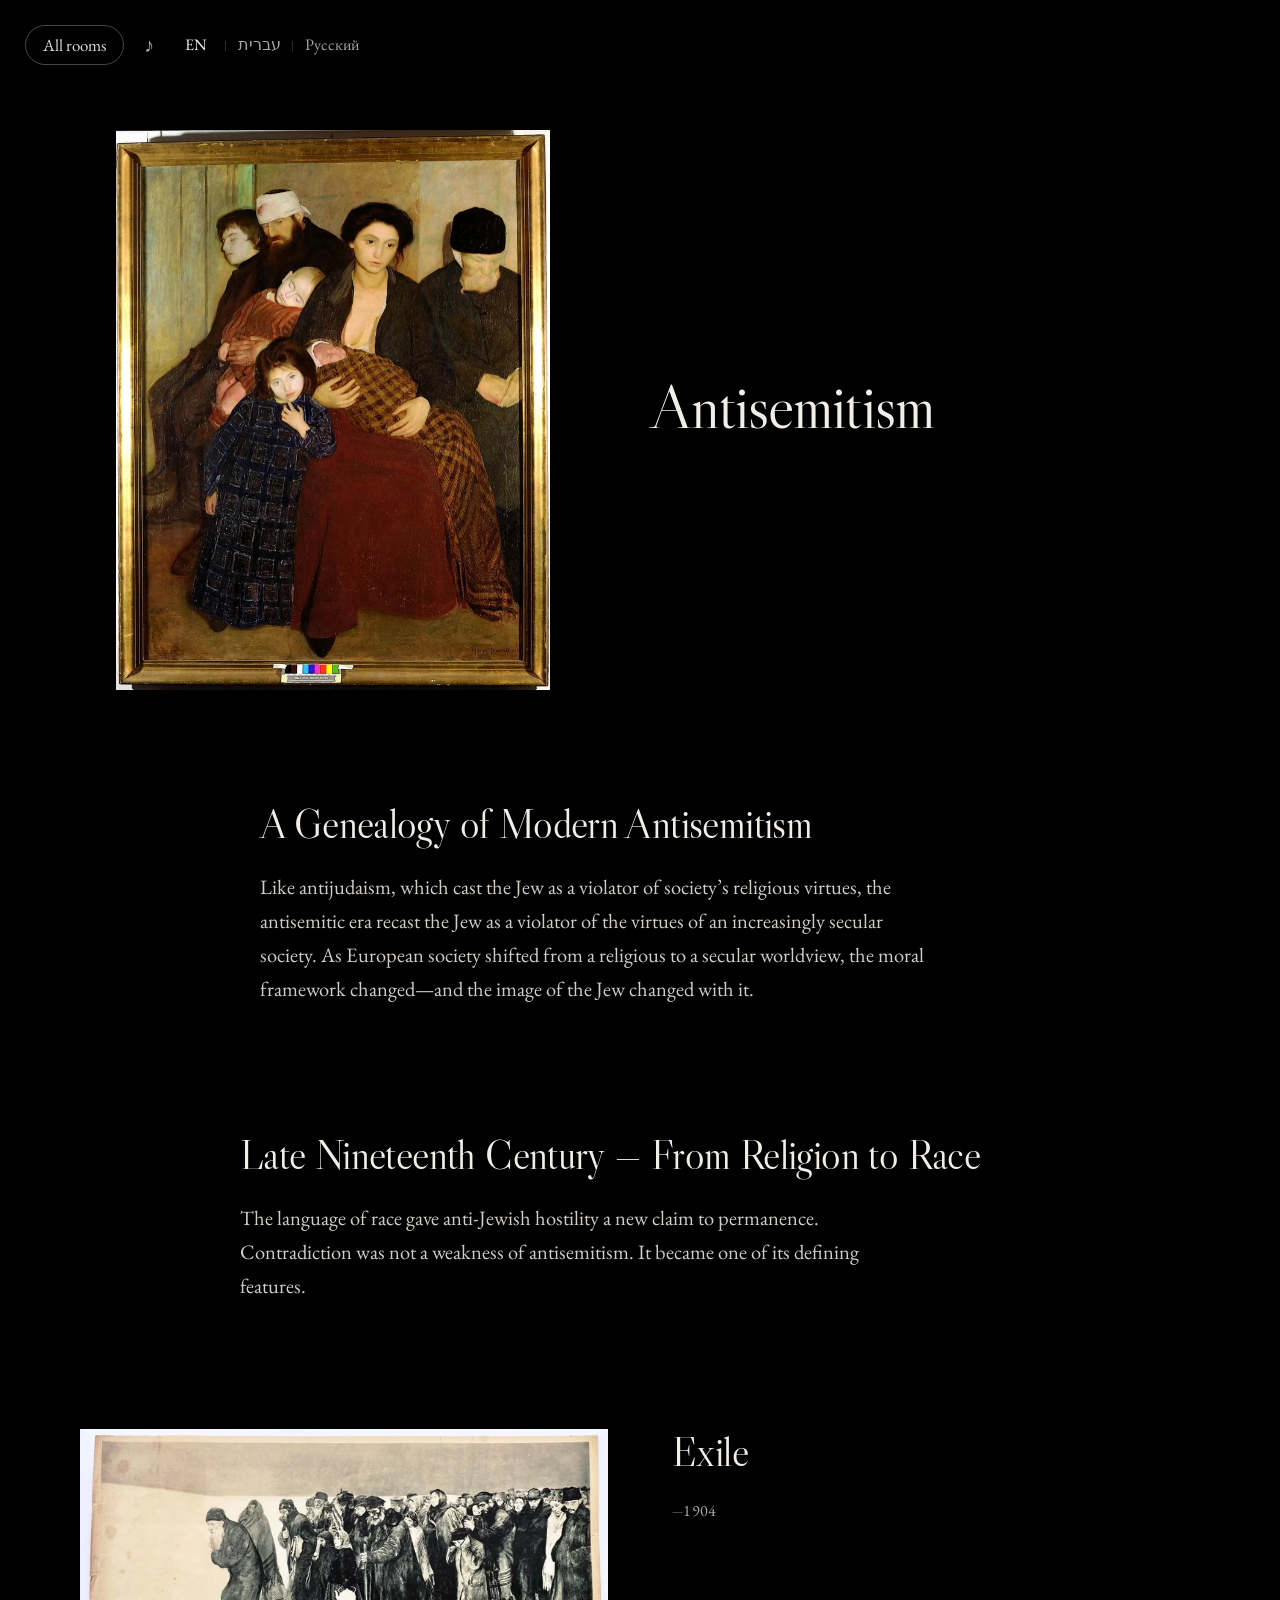
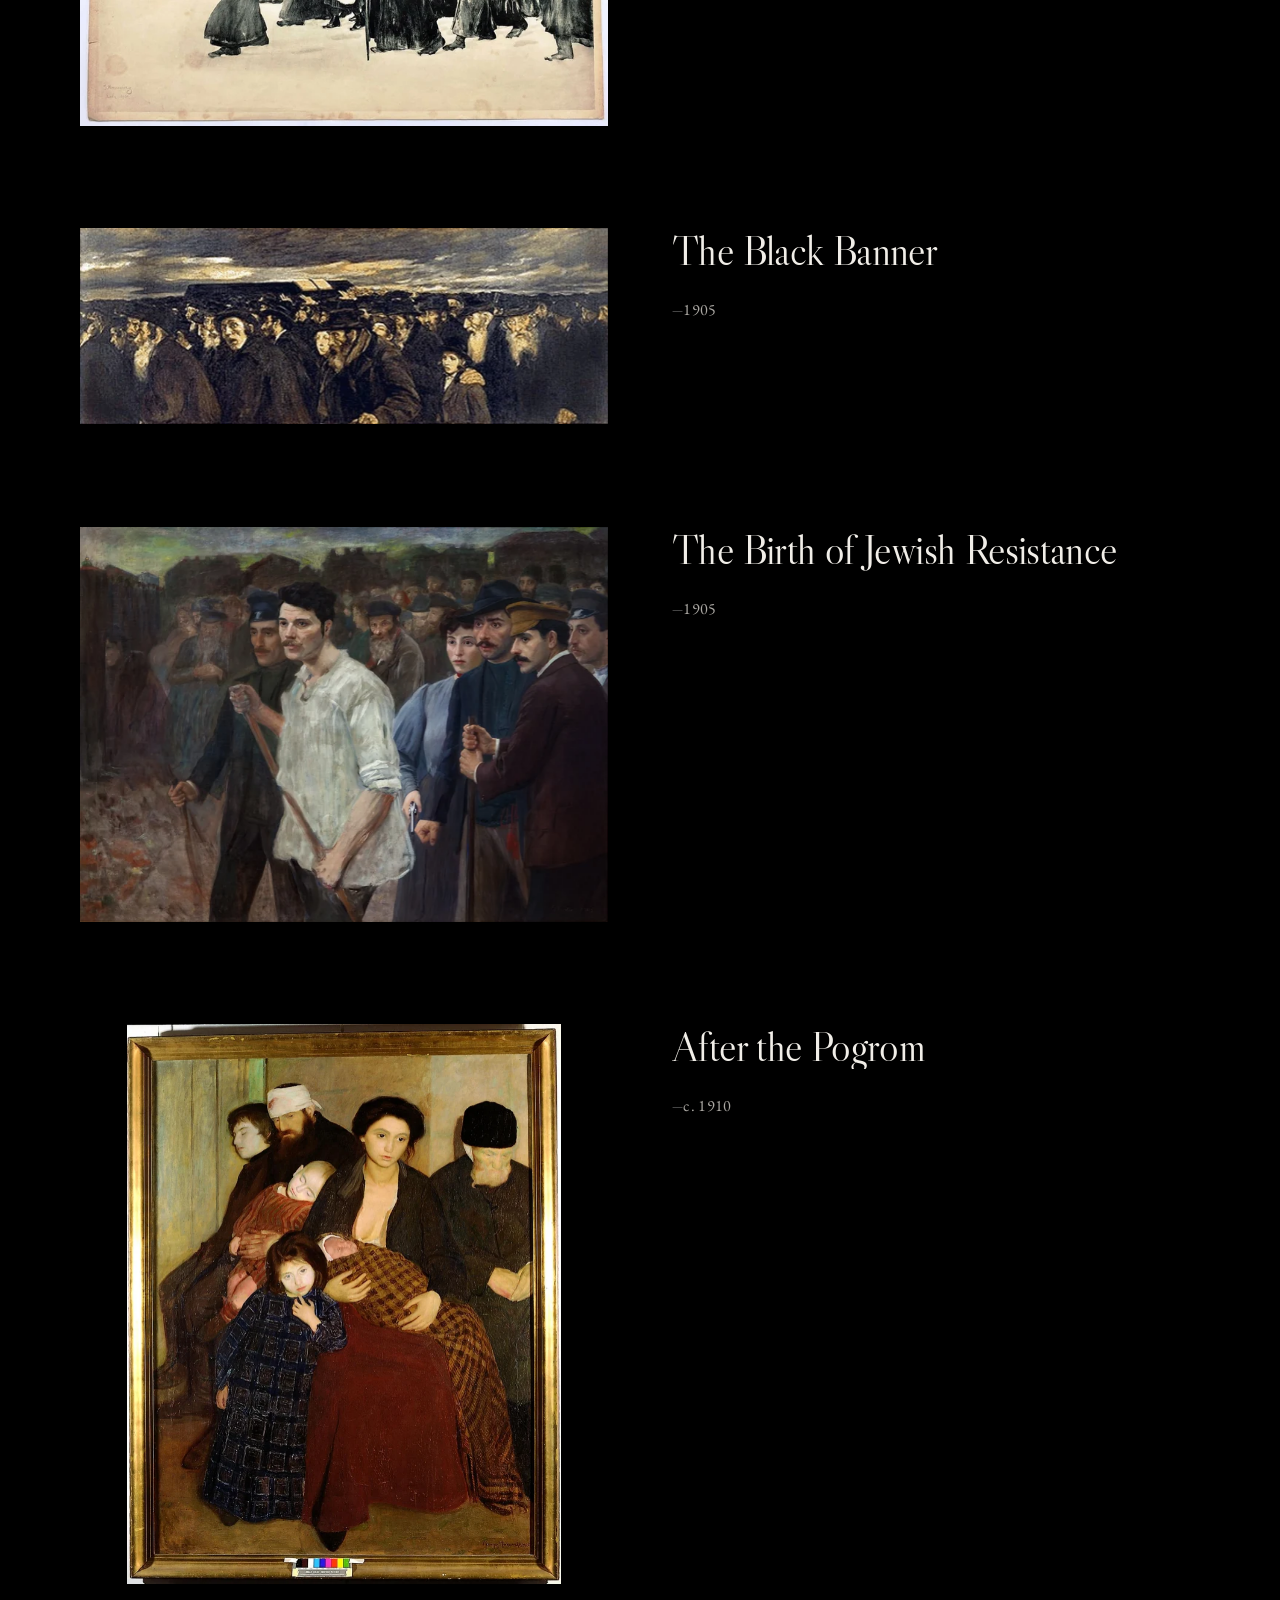
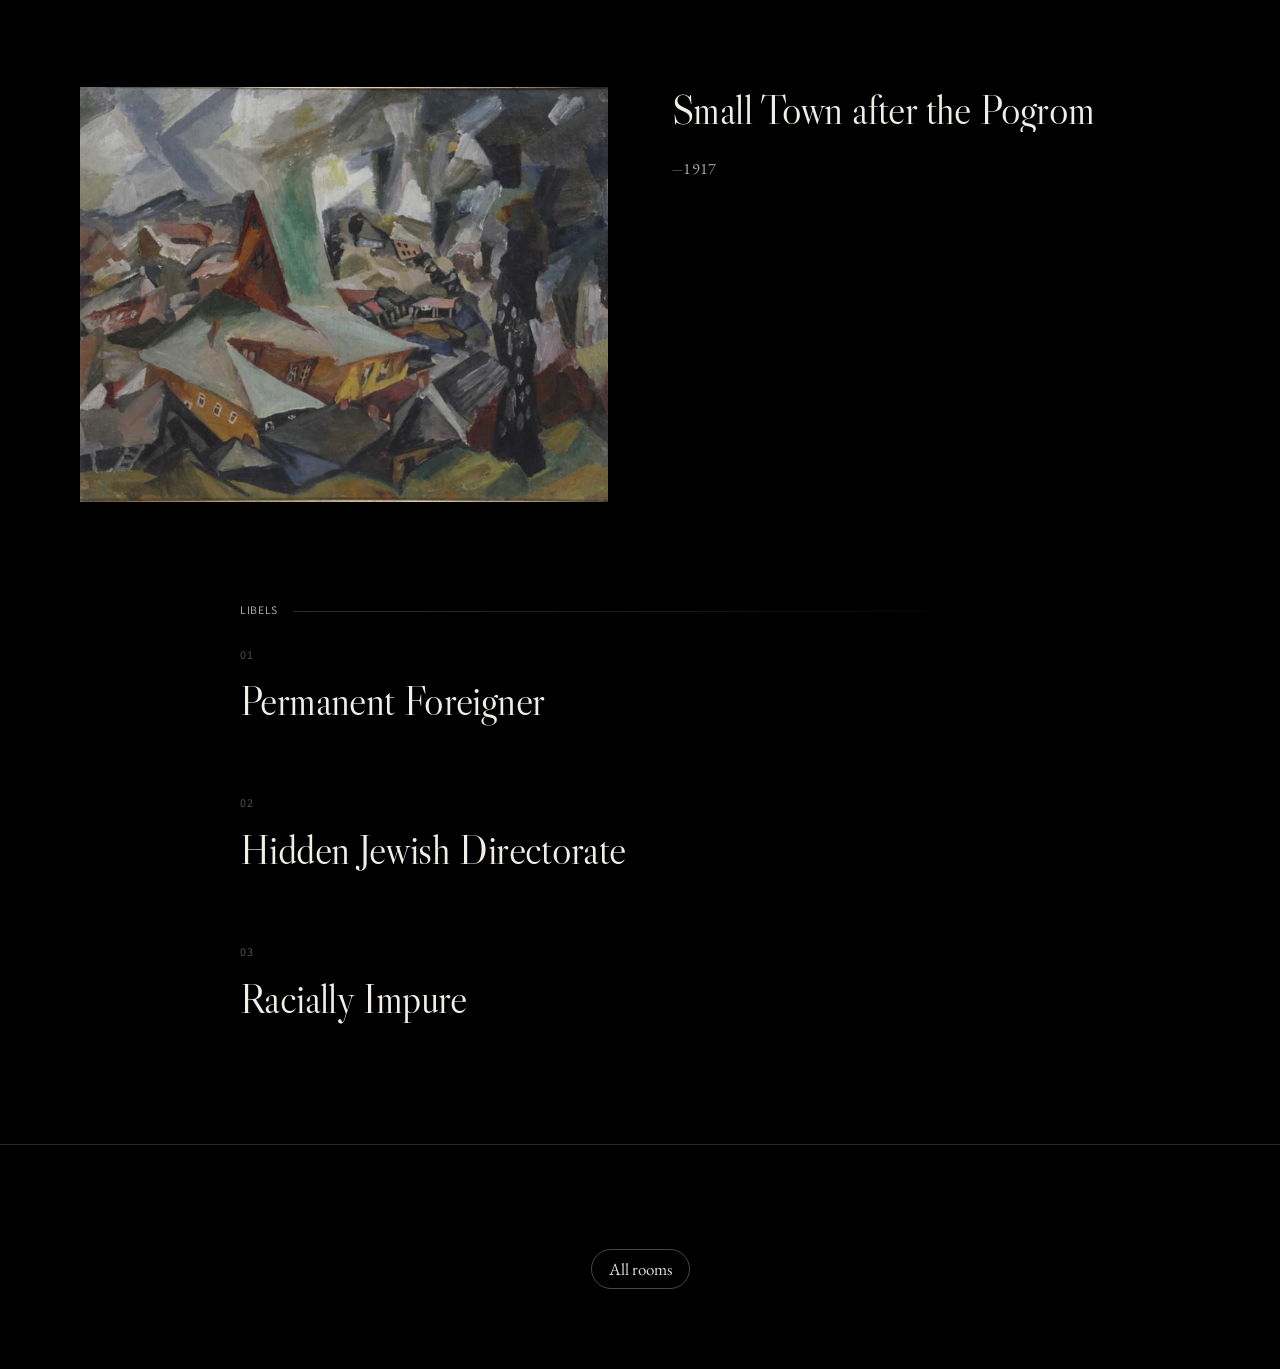
<file: antisemitism.html>
<!DOCTYPE html>

<html dir="ltr" lang="en">
<head>
<meta charset="utf-8"/>
<meta content="width=device-width, initial-scale=1.0, viewport-fit=cover" name="viewport"/><meta content="dark" name="color-scheme"/>
<title>Antisemitism | Jew-Hatred Exhibition</title>
<!-- STOPAZ SEO START -->
<meta content="A museum-style educational genealogy of modern antisemitism, tracing the shift from religious hostility to race, nationalism, conspiracy, and political violence." name="description"/>
<meta content="index,follow,max-image-preview:large" name="robots"/>
<meta content="#17171a" name="theme-color"/>
<link href="https://kilejones-alt.github.io/Exhibit-Full/antisemitism.html" rel="canonical"/>
<meta content="website" property="og:type"/>
<meta content="Stop Antizionism" property="og:site_name"/>
<meta content="Antisemitism | Jew-Hatred Exhibition" property="og:title"/>
<meta content="A museum-style educational genealogy of modern antisemitism, tracing the shift from religious hostility to race, nationalism, conspiracy, and political violence." property="og:description"/>
<meta content="https://kilejones-alt.github.io/Exhibit-Full/antisemitism.html" property="og:url"/>
<meta content="https://kilejones-alt.github.io/Exhibit-Full/antisemitism-4.jpg" property="og:image"/>
<meta content="Antisemitism gallery — Stop Antizionism exhibition" property="og:image:alt"/>
<meta content="en_US" property="og:locale"/>
<meta content="summary_large_image" name="twitter:card"/>
<meta content="Antisemitism | Jew-Hatred Exhibition" name="twitter:title"/>
<meta content="A museum-style educational genealogy of modern antisemitism, tracing the shift from religious hostility to race, nationalism, conspiracy, and political violence." name="twitter:description"/>
<meta content="https://kilejones-alt.github.io/Exhibit-Full/antisemitism-4.jpg" name="twitter:image"/>
<!-- STOPAZ SEO END -->
<link href="https://fonts.googleapis.com" rel="preconnect"/>
<link crossorigin="" href="https://fonts.gstatic.com" rel="preconnect"/>
<link href="https://fonts.googleapis.com/css2?family=EB+Garamond:wght@400;500&amp;family=Libre+Caslon+Display&amp;family=Cormorant+Garamond:wght@400;500;600&amp;family=Source+Sans+3:opsz,wght@8..60,300;8..60,400;8..60,500;8..60,600&amp;display=swap" rel="stylesheet"/>
<!-- MINIMALIST GALLERY FAVICON -->
<link href="data:image/svg+xml;utf8,&lt;svg xmlns='http://www.w3.org/2000/svg' viewBox='0 0 100 100'&gt;&lt;rect width='100' height='100' fill='%2317171a'/&gt;&lt;rect x='30' y='30' width='40' height='40' fill='%23ffffff'/&gt;&lt;/svg&gt;" rel="icon"/>
<link as="image" fetchpriority="high" href="antisemitism-4-720.webp" imagesizes="(max-width: 850px) 94vw, 46vw" imagesrcset="antisemitism-4-720.webp 720w, home-antisemitism-1280.webp 1280w" rel="preload" type="image/webp"/>
<link href="gallery-core.css" rel="stylesheet"/>
<style id="compact-controls-2026-08-15">
/* Smaller, quieter language/audio controls. */
.controls-nav{gap:.5rem!important}
.nav-box{font-size:.67rem!important;letter-spacing:1.05px!important;padding:4px 7px!important;gap:.24rem!important;min-height:0!important}
.lang-btn,.audio-btn,.home-btn{min-width:34px!important;min-height:34px!important;padding:0 4px!important}
@media(max-width:720px){
  .controls-nav{gap:.3rem!important}
  .nav-box{font-size:.61rem!important;letter-spacing:.7px!important;padding:3px 5px!important;gap:.1rem!important}
  .lang-btn,.audio-btn,.home-btn{min-width:36px!important;min-height:36px!important;padding:0 3px!important}
}
</style>
<style id="award-gallery-polish">
/* Exhibition polish: responsive archival imagery, source-aware zoom, quieter chrome. */
.responsive-art-picture{display:block;width:100%;height:auto}
.museum-frame>.responsive-art-picture{display:flex;width:100%;align-items:flex-start;justify-content:center}

.museum-frame img.gallery-image{
  --active-zoom:1.075;
  --hover-zoom:1.105;
  opacity:.08;
  filter:blur(7px) brightness(.88) contrast(1.01);
  transition:opacity .9s cubic-bezier(.16,1,.3,1),filter 1.25s ease,transform 9.5s cubic-bezier(.16,1,.3,1)!important;
  animation:archivalImageFailsafe .65s 3s forwards;
  backface-visibility:hidden;
}
.museum-frame img.gallery-image.is-loaded{
  opacity:1;
  filter:brightness(1) contrast(1.05);
}
.museum-frame img.gallery-image.quality-source-limited{
  --active-zoom:1.018;
  --hover-zoom:1.035;
  width:100%;
  max-width:min(86%,var(--native-display-max,680px));
  max-height:72vh;
  margin:auto;
}
.museum-frame img.gallery-image.quality-standard{
  --active-zoom:1.052;
  --hover-zoom:1.082;
}
.museum-frame img.gallery-image.quality-hires{
  --active-zoom:1.075;
  --hover-zoom:1.105;
}
.art-box.art-in-view .museum-frame img.gallery-image.is-loaded{
  transform:scale(var(--active-zoom));
  filter:brightness(1.045) contrast(1.07);
}
.art-box:hover .museum-frame img.gallery-image.is-loaded,
.art-box:focus-visible .museum-frame img.gallery-image.is-loaded{
  transform:scale(var(--hover-zoom));
  filter:brightness(1.085) contrast(1.085);
}
@keyframes archivalImageFailsafe{to{opacity:1;filter:brightness(1) contrast(1.05)}}

/* The enlargement affordance is a quiet museum-viewer mark, not a web badge. */
.click-hint{
  width:31px!important;
  height:31px!important;
  padding:0!important;
  display:grid!important;
  place-items:center;
  border-radius:50%!important;
  font-size:0!important;
  letter-spacing:0!important;
  color:transparent!important;
  background:rgba(14,14,18,.62)!important;
  border:1px solid rgba(255,255,255,.12)!important;
  opacity:.36!important;
  transform:none!important;
  backdrop-filter:blur(10px);
  box-shadow:0 6px 18px rgba(0,0,0,.18);
  transition:opacity .45s ease,transform .55s cubic-bezier(.16,1,.3,1),border-color .45s ease!important;
}
.click-hint::before{
  content:'+';
  color:rgba(255,255,255,.86);
  font:300 18px/1 -apple-system,BlinkMacSystemFont,"Segoe UI",sans-serif;
  transform:translateY(-1px);
}
.art-box:hover .click-hint,.art-box:focus-visible .click-hint{
  opacity:.82!important;
  transform:scale(1.08)!important;
  border-color:rgba(255,255,255,.24)!important;
}

/* Fixed controls recede while viewing the work; hover/focus restores them immediately. */
.controls-nav{
  transform-origin:top right;
  transition:opacity .42s ease,transform .55s cubic-bezier(.16,1,.3,1),filter .42s ease!important;
}
[dir="rtl"] .controls-nav{transform-origin:top left}
.controls-nav.chrome-quiet{
  opacity:.43;
  transform:translateY(-2px) scale(.91);
  filter:saturate(.82);
}
.controls-nav.chrome-moving{
  opacity:.17;
  transform:translateY(-5px) scale(.86);
}
.controls-nav.chrome-quiet .nav-box,
.controls-nav.chrome-moving .nav-box{
  background:rgba(18,18,22,.32);
  border-color:rgba(255,255,255,.045);
  box-shadow:none;
}
.controls-nav:hover,.controls-nav:focus-within{
  opacity:1!important;
  transform:none!important;
  filter:none!important;
}
@media(max-width:850px){
  .controls-nav.chrome-quiet{opacity:.62;transform:scale(.94)}
  .controls-nav.chrome-moving{opacity:.34;transform:scale(.91)}
  .museum-frame img.gallery-image.quality-source-limited{max-width:min(92%,var(--native-display-max,680px))}
}
@media(prefers-reduced-motion:reduce){
  .museum-frame img.gallery-image{opacity:1!important;filter:brightness(1) contrast(1.05)!important;animation:none!important;transition:none!important}
  .controls-nav{transition:none!important}
}
</style>
<style id="final-exhibition-system">
:root{--museum-sans:"Source Sans 3",-apple-system,BlinkMacSystemFont,"Segoe UI",sans-serif;--museum-serif:"Cormorant Garamond",Georgia,"Times New Roman",serif;--oxblood:#74262d;--oxblood-soft:rgba(116,38,45,.72)}
body{font-family:var(--museum-sans);font-optical-sizing:auto}
.hero-title,.info-title{font-family:var(--museum-serif);font-weight:500;letter-spacing:.005em}
.info-title{font-size:clamp(1.9rem,2.65vw,2.35rem);line-height:1.04;text-transform:none}
.hero-title{font-size:clamp(3.25rem,5vw,4.65rem);line-height:.98}
.info-category,.info-meta,.info-block h4,.history-panel h4,.timeline-node,.chronology-rail,.viewer-toolbar,.provenance-record{font-family:var(--museum-sans)}
.timeline-node{font-weight:600;letter-spacing:.16em;text-transform:uppercase;font-variant-caps:all-small-caps}
.info-block h4,.history-panel h4{font-weight:600;letter-spacing:.13em;text-transform:uppercase}
.info-meta{font-weight:400}
.info-meta strong{font-weight:600}
.info-category{font-weight:500;letter-spacing:.12em}
.wave-p{font-size:clamp(.98rem,1.05vw,1.04rem);line-height:1.56;letter-spacing:.002em}

/* History is a compact interpretive note under the artwork column only. */
.history-panel{min-height:0!important;padding:.72rem .9rem .78rem!important;margin-top:clamp(.75rem,1.2vw,1rem)!important;border-color:rgba(255,255,255,.045)!important;background:rgba(255,255,255,.015)!important}
.history-panel .wave-p{font-size:clamp(.94rem,1vw,.99rem);line-height:1.48}

/* The chronology records the visitor's passage: gray future, oxblood completed path. */
.timeline-section{--timeline-progress:0%;--focus-opacity:.86;--focus-brightness:.94}
.timeline-section::before{background:rgba(255,255,255,.075)!important}
.timeline-section::after{content:"";position:absolute;left:50%;top:0;width:1px;height:var(--timeline-progress);transform:translateX(-50%);background:linear-gradient(to bottom,rgba(116,38,45,.18),var(--oxblood-soft));pointer-events:none;z-index:0}
.timeline-section .exhibition-container{opacity:var(--focus-opacity);filter:brightness(var(--focus-brightness)) saturate(.92);transition:opacity .75s cubic-bezier(.16,1,.3,1),filter .75s ease}
.timeline-section.timeline-active .exhibition-container{opacity:1;filter:none}
.timeline-node{position:relative}
.timeline-node::after{content:"";position:absolute;left:50%;bottom:-.42rem;width:4px;height:4px;border-radius:50%;transform:translateX(-50%) scale(.55);background:transparent;transition:background .6s ease,transform .6s cubic-bezier(.16,1,.3,1),box-shadow .6s ease}
.timeline-active .timeline-node::after{background:var(--oxblood);transform:translateX(-50%) scale(1);box-shadow:0 0 0 4px rgba(116,38,45,.08)}
.timeline-active .timeline-node{border-color:rgba(255,255,255,.16)!important;box-shadow:0 12px 30px rgba(0,0,0,.28)!important}

/* Archive is an expandable provenance drawer, not another equal-weight card. */
.archive-provenance-block{padding:0!important;overflow:visible;background:rgba(255,255,255,.012)!important}
.archive-provenance-block>h4,.archive-provenance-block>.wave-p{display:none!important}
.archive-drawer{width:100%;border:0}
.archive-drawer summary{list-style:none;cursor:pointer;padding:.8rem .95rem .82rem;display:flex;align-items:center;justify-content:space-between;gap:1rem;color:#c6c6d0;font-size:.76rem;letter-spacing:1.4px;text-transform:uppercase;user-select:none}
.archive-drawer summary::-webkit-details-marker{display:none}
.archive-drawer summary::after{content:"+";font-size:1rem;font-weight:300;color:rgba(255,255,255,.52);transition:transform .45s cubic-bezier(.16,1,.3,1),color .45s ease}
.archive-drawer[open] summary::after{transform:rotate(45deg);color:#fff}
.provenance-record{padding:0 .95rem .95rem;border-top:1px solid rgba(255,255,255,.04);font-size:.82rem;line-height:1.42;color:#cfcfd7}
.provenance-row{display:grid;grid-template-columns:minmax(6.6rem,.36fr) 1fr;gap:.8rem;padding:.55rem 0;border-bottom:1px solid rgba(255,255,255,.035)}
.provenance-row:last-child{border-bottom:0}
.provenance-key{font-size:.68rem;letter-spacing:1.2px;text-transform:uppercase;color:#83838f}
.provenance-value{color:#e7e7ed;overflow-wrap:anywhere}

/* Edge chronology: almost absent until the visitor asks for it. */
.chronology-rail{position:fixed;left:0;top:50%;transform:translateY(-50%);z-index:88;display:flex;align-items:stretch;color:#9b9ba6}
.chronology-current{display:none}
.chronology-list{display:flex;flex-direction:column;gap:1px;padding:.45rem .38rem .45rem .25rem;background:linear-gradient(to right,rgba(15,15,19,.76),rgba(15,15,19,.08));backdrop-filter:blur(10px);opacity:.22;transform:translateX(calc(-100% + 8px));transition:opacity .45s ease,transform .55s cubic-bezier(.16,1,.3,1)}
.chronology-rail:hover .chronology-list,.chronology-rail:focus-within .chronology-list{opacity:.96;transform:translateX(0)}
.chronology-item{appearance:none;border:0;background:none;color:inherit;font:500 .67rem/1 var(--museum-sans);letter-spacing:1.3px;padding:.34rem .42rem .34rem .65rem;text-align:left;cursor:pointer;position:relative;white-space:nowrap}
.chronology-item::before{content:"";position:absolute;left:.1rem;top:50%;width:3px;height:3px;border-radius:50%;background:rgba(255,255,255,.18);transform:translateY(-50%);transition:background .4s ease,transform .4s ease}
.chronology-item.is-active{color:#fff}
.chronology-item.is-active::before{background:var(--oxblood);transform:translateY(-50%) scale(1.25)}

/* Full-screen object viewer. It uses the original source image, then lets the visitor inspect it. */
#lightbox{padding:0!important;background:rgba(7,7,10,.985)!important;backdrop-filter:blur(18px)!important;overflow:hidden}
#object-viewer-stage{position:absolute;inset:0;display:grid;place-items:center;overflow:hidden;touch-action:none;cursor:grab}
#object-viewer-stage.is-dragging{cursor:grabbing}
#lightbox-img{max-width:92vw!important;max-height:88svh!important;width:auto;height:auto;border:0!important;box-shadow:0 28px 90px rgba(0,0,0,.78)!important;transform-origin:center center;transition:none!important;will-change:transform;user-select:none;-webkit-user-drag:none}
#lightbox.active #lightbox-img{transform:none}
#lightbox-close{z-index:5;top:max(.7rem,env(safe-area-inset-top))!important;right:max(.8rem,env(safe-area-inset-right))!important;width:42px!important;height:42px!important;font:300 1.8rem/1 var(--museum-sans)!important;border:1px solid rgba(255,255,255,.1)!important;background:rgba(10,10,14,.42)!important;backdrop-filter:blur(12px);border-radius:50%;display:grid;place-items:center;padding:0!important}
.viewer-toolbar{position:absolute;z-index:5;left:50%;bottom:max(1rem,env(safe-area-inset-bottom));transform:translateX(-50%);display:flex;align-items:center;gap:.2rem;padding:.28rem;background:rgba(10,10,14,.52);border:1px solid rgba(255,255,255,.08);border-radius:999px;backdrop-filter:blur(14px)}
.viewer-tool{appearance:none;border:0;background:transparent;color:#d8d8e0;width:36px;height:34px;border-radius:999px;font:400 1rem/1 var(--museum-sans);cursor:pointer}
.viewer-tool:hover,.viewer-tool:focus-visible{background:rgba(255,255,255,.07);color:#fff}
.viewer-provenance{position:absolute;z-index:5;left:max(1rem,env(safe-area-inset-left));bottom:max(1rem,env(safe-area-inset-bottom));width:min(28rem,calc(100vw - 2rem));color:#d7d7de}
.viewer-provenance summary{list-style:none;cursor:pointer;display:inline-flex;align-items:center;gap:.6rem;padding:.48rem .7rem;border:1px solid rgba(255,255,255,.08);background:rgba(10,10,14,.48);backdrop-filter:blur(14px);border-radius:2px;font:.66rem/1 var(--museum-sans);letter-spacing:1.5px;text-transform:uppercase}
.viewer-provenance summary::-webkit-details-marker{display:none}
.viewer-provenance-panel{margin-top:.45rem;padding:.85rem .95rem;background:rgba(10,10,14,.88);border:1px solid rgba(255,255,255,.08);backdrop-filter:blur(16px);font:.82rem/1.45 var(--museum-sans)}
#lightbox-caption{position:absolute;z-index:4;top:max(1.1rem,env(safe-area-inset-top));left:50%;transform:translateX(-50%);margin:0!important;max-width:min(58vw,760px);font-family:var(--museum-serif);font-size:clamp(1rem,1.6vw,1.35rem)!important;letter-spacing:.01em!important;text-transform:none!important;color:rgba(255,255,255,.78)!important;pointer-events:none}
#lightbox-caption{display:flex;flex-direction:column;align-items:center;gap:.2rem;text-align:center}
.viewer-caption-title{font-family:var(--museum-serif)}
.viewer-caption-date{font:500 .62rem/1.2 var(--museum-sans);letter-spacing:1.45px;text-transform:uppercase;color:rgba(255,255,255,.48)}

/* Mobile is deliberately recomposed rather than a squeezed desktop installation. */
@media(max-width:850px){
  .exhibition-section{padding:4.35rem .9rem 5.2rem!important;min-height:auto!important}
  .exhibition-container{display:flex!important;flex-direction:column!important;gap:1rem!important;padding:0!important}
  .art-box{order:1;width:100%;margin:0!important}
  .info-panel,.timeline-art-right .info-panel{order:2;width:100%;padding:0!important;gap:.68rem!important}
  .history-panel,.timeline-art-right .history-panel{order:3;width:100%!important;margin-top:.25rem!important;padding:.72rem .82rem .78rem!important}
  .museum-frame{min-height:0!important;max-height:70svh!important}
  .museum-frame>.responsive-art-picture{max-height:70svh}
  .museum-frame img.gallery-image{max-height:70svh!important;max-width:100%!important;width:auto!important}
  .museum-frame img.gallery-image.quality-source-limited{max-width:min(92%,var(--native-display-max,680px))!important}
  .info-category{margin-top:.35rem}
  .info-title{font-size:clamp(2rem,9vw,2.75rem);line-height:1}
  .info-meta{font-size:.9rem}
  .info-block{padding:.78rem .88rem .82rem!important}
  .timeline-section::before,.timeline-section::after,.timeline-section .exhibition-container::after,.timeline-marker{display:none!important}
  .timeline-section .exhibition-container{opacity:1!important;filter:none!important}
  .chronology-rail{left:max(.65rem,env(safe-area-inset-left));top:max(.72rem,env(safe-area-inset-top));bottom:auto;transform:none;display:block;z-index:96}
  .chronology-current{display:inline-flex;align-items:center;justify-content:center;min-width:3.8rem;height:34px;padding:0 .72rem;border:1px solid rgba(255,255,255,.1);background:rgba(12,12,16,.68);backdrop-filter:blur(14px);color:#e7e7ed;border-radius:999px;font:500 .68rem/1 var(--museum-sans);letter-spacing:1.2px}
  .chronology-current::before{content:"";width:4px;height:4px;border-radius:50%;background:var(--oxblood);margin-right:.45rem}
  [dir="rtl"] .chronology-current::before{margin-right:0;margin-left:.45rem}
  .chronology-list{position:absolute;left:0;top:2.65rem;bottom:auto;max-height:58svh;overflow:auto;padding:.4rem;background:rgba(10,10,14,.94);border:1px solid rgba(255,255,255,.08);border-radius:4px;opacity:0;pointer-events:none;transform:translateY(8px);transition:opacity .3s ease,transform .35s cubic-bezier(.16,1,.3,1)}
  .chronology-rail.is-open .chronology-list{opacity:1;pointer-events:auto;transform:none}
  .chronology-item{min-width:5.3rem;padding:.5rem .6rem .5rem .8rem}
  .viewer-provenance{bottom:max(4.4rem,calc(env(safe-area-inset-bottom) + 4.1rem));width:calc(100vw - 2rem)}
  .viewer-toolbar{bottom:max(.8rem,env(safe-area-inset-bottom))}
  #lightbox-caption{top:max(.9rem,env(safe-area-inset-top));max-width:66vw;font-size:1rem!important}
}

@media(prefers-reduced-motion:reduce){.timeline-section .exhibition-container,.chronology-list,.timeline-node::after{transition:none!important}}
</style>
<style id="history-side-override">
/* Desktop: keep History in the text column and prevent it from falling below the artwork frame. */
@media (min-width: 851px) {
  .info-panel {
    height: var(--art-height, auto) !important;
    max-height: var(--art-height, none) !important;
    overflow: hidden;
  }
  .history-panel,
  .timeline-art-right .history-panel {
    grid-column: auto !important;
    grid-row: auto !important;
    width: auto !important;
    margin-top: 0.12rem !important;
    padding: 0.82rem 0.98rem 0.88rem !important;
    background: rgba(255,255,255,0.02) !important;
    border: 0 !important;
    border-left: 1px solid rgba(255,255,255,0.06) !important;
    border-radius: 0 4px 4px 0 !important;
    box-shadow: none !important;
    flex: 1 1 auto;
    min-height: 0;
    overflow-y: auto;
  }
  .history-panel.archive-stagger-block.pop-in:hover,
  .history-panel.archive-stagger-block.pop-in:active {
    transform: translateY(-7px) scale(1.012) !important;
    border-left-color: rgba(255,255,255,0.2) !important;
    background: rgba(255,255,255,0.045) !important;
    box-shadow: 0 18px 34px rgba(0,0,0,0.16) !important;
  }
  .timeline-art-right .history-panel {
    border-left: 0 !important;
    border-right: 1px solid rgba(255,255,255,0.06) !important;
    border-radius: 4px 0 0 4px !important;
  }
  .history-panel h4 {
    margin-bottom: 0.24rem !important;
  }
  .history-panel .wave-p {
    font-size: clamp(0.92rem,0.98vw,0.98rem) !important;
    line-height: 1.5 !important;
  }
}
@media (max-width: 850px) {
  .info-panel {height:auto !important;max-height:none !important;overflow:visible !important;}
}
</style>
<style id="v6-gallery-layout-fixes">
/* Keep the Antizionism hero title on one line on desktop. */
@media (min-width: 851px) {
  body[data-antizionism-timeline] .hero-title {
    font-size:clamp(2.75rem,3.85vw,3.8rem)!important;
    line-height:1!important;
    white-space:nowrap!important;
    letter-spacing:.002em!important;
  }

  /* Year belongs to the central chronology gutter, never on top of the object title. */
  .timeline-marker {
    top:0!important;
    transform:translate(-50%,-135%)!important;
  }

  /* Compact only as much as needed to guarantee a visible History field. */
  .info-panel {
    gap:.56rem!important;
  }
  .info-panel.is-tight {
    gap:.42rem!important;
  }
  .info-panel.is-tighter {
    gap:.32rem!important;
  }
  .info-panel.is-tight .info-title,
  .info-panel.is-tighter .info-title {
    font-size:clamp(1.72rem,2.25vw,2.08rem)!important;
    line-height:1.06!important;
    padding-bottom:.42rem!important;
  }
  .info-panel.is-tight .info-meta,
  .info-panel.is-tighter .info-meta {
    font-size:.9rem!important;
    gap:.14rem!important;
  }
  .info-panel.is-tight .info-block {
    padding:.64rem .82rem .68rem!important;
  }
  .info-panel.is-tighter .info-block {
    padding:.52rem .75rem .56rem!important;
  }
  .info-panel.is-tight .wave-p,
  .info-panel.is-tighter .wave-p {
    font-size:.91rem!important;
    line-height:1.42!important;
    min-height:0!important;
  }
  .history-panel,
  .timeline-art-right .history-panel {
    min-height:78px!important;
    margin-top:.08rem!important;
    scrollbar-width:thin;
  }
}

/* The title word animation cannot descend into Creator/Date while settling. */
.info-title .wave-word {
  animation-name:infoTitleWordReveal!important;
}
@keyframes infoTitleWordReveal {
  0% { opacity:0; transform:translateY(.26em) rotateX(-16deg); filter:blur(4px); }
  64% { opacity:1; transform:translateY(-.015em) rotateX(1deg); filter:blur(.2px); }
  100% { opacity:1; transform:none; filter:none; }
}
.info-title {
  margin-bottom:.08rem!important;
}

/* Header controls exist only at the top of the gallery. */
.controls-nav.chrome-hidden {
  opacity:0!important;
  transform:translateY(-14px) scale(.97)!important;
  filter:none!important;
  pointer-events:none!important;
  visibility:hidden;
  transition:opacity .26s ease,transform .34s cubic-bezier(.16,1,.3,1),visibility 0s linear .34s!important;
}
.controls-nav:not(.chrome-hidden) {
  visibility:visible;
}

/* Restore the deeper, longer museum drift zoom. Low-resolution sources stay conservative. */
.museum-frame img.gallery-image {
  --active-zoom:1.30!important;
  --hover-zoom:1.39!important;
  transition:opacity .9s cubic-bezier(.16,1,.3,1),filter 1.25s ease,transform 14.5s cubic-bezier(.16,1,.3,1)!important;
}
.museum-frame img.gallery-image.quality-source-limited {
  --active-zoom:1.045!important;
  --hover-zoom:1.075!important;
}
.museum-frame img.gallery-image.quality-standard {
  --active-zoom:1.27!important;
  --hover-zoom:1.36!important;
}
.museum-frame img.gallery-image.quality-hires {
  --active-zoom:1.32!important;
  --hover-zoom:1.42!important;
}
@media (max-width:850px) {
  .timeline-marker {display:none!important;}
  .info-title {margin-bottom:0!important;}
}
</style>
<style id="v7-static-clarity">
.info-panel::before,.info-block::before,.info-block::after,.timeline-art-right .info-panel::before,.timeline-art-right .info-panel>.info-block::before,.timeline-art-right .info-panel>.info-block::after{display:none!important;content:none!important}
.info-category,.info-title,.info-meta,.info-panel>.info-block,.history-panel{flex-shrink:0}
.exhibit-image-button{cursor:zoom-in!important}
</style>
<style id="wall-archive-hidden-style">.wall-archive-hidden{display:none!important}</style>
<link href="final.css" rel="stylesheet"/>
<link rel="stylesheet" href="room-entry.css?v=20260929-entry-polish"/>
<script src="room-entry.js?v=20260929-entry-polish"></script>
<link rel="stylesheet" href="https://fonts.googleapis.com/css2?family=EB+Garamond:wght@400;500&family=Noto+Serif+Hebrew:wght@400;500&display=swap"/>
<script src="gallery-audio.js?v=20260929-entry-polish"></script>
<link rel="stylesheet" href="gallery-finish.css?v=20261011-three-doors-20260929-framework"/>
</head>
<body>
<a class="skip-link" data-en="Skip to main content" data-he="דילוג לתוכן הראשי" data-ru="Перейти к основному содержанию" href="#gallery">Skip to main content</a>
<!-- LAZY GLIDING AMBIENT LIGHT OVERLAY -->
<div id="ambient-light"></div>
<!-- BACKGROUND AUDIO ELEMENT -->
<audio id="bg-audio" loop preload="metadata" src="lacrymosa-piano.mp3"></audio>
<!-- MINIMALIST CONTROLS NAVBAR -->
<nav aria-label="Page controls" class="controls-nav" data-aria-en="Page controls" data-aria-he="פקדי עמוד" data-aria-ru="Элементы управления страницей"><div class="nav-box"><a aria-label="Return to the three eras" class="home-btn room-pill" data-aria-en="Return to the three eras" data-aria-he="חזרה לשלוש התקופות" data-aria-ru="Вернуться к трём эпохам" data-en="All rooms" data-he="כל החדרים" data-ru="Все залы" href="index.html?v=20260928-reviewed#rooms">All rooms</a></div>
<div class="nav-box">
<button aria-pressed="false" class="audio-btn" data-en="AUDIO: OFF" data-he="שמע: כבוי" data-ru="ЗВУК: ВЫКЛ" id="audio-btn" type="button">AUDIO: OFF</button>
</div>
<div class="nav-box">
<button aria-label="Switch language to English" class="lang-btn active" data-aria-en="Switch language to English" data-aria-he="החלפת השפה לאנגלית" data-aria-ru="Переключить язык на английский" id="btn-en" type="button">EN</button>
<span style="color:#444;">|</span>
<button aria-label="Switch language to Hebrew" class="lang-btn" data-aria-en="Switch language to Hebrew" data-aria-he="החלפת השפה לעברית" data-aria-ru="Переключить язык на иврит" id="btn-he" type="button">עברית</button>
<span style="color:#444;">|</span>
<button aria-label="Switch language to Russian" class="lang-btn" data-aria-en="Switch language to Russian" data-aria-he="החלפת השפה לרוסית" data-aria-ru="Переключить язык на русский" id="btn-ru" type="button">Русский</button>
</div>
</nav>
<!-- FULLSCREEN LIGHTBOX MODAL -->
<div aria-hidden="true" aria-label="Enlarged artwork" aria-labelledby="lightbox-caption" aria-modal="true" id="lightbox" role="dialog" tabindex="-1">
<button aria-label="Close enlarged artwork" data-aria-en="Close enlarged artwork" data-aria-he="סגירת היצירה המוגדלת" data-aria-ru="Закрыть увеличенное изображение" id="lightbox-close" type="button">×</button>
<img alt="Enlarged Artwork" id="lightbox-img"/>
<div id="lightbox-caption"></div>
</div>
<main id="gallery" tabindex="-1">
<!-- HEADER / HERO SECTION -->
<header class="hero-section">
<div class="hero-container">
<button aria-controls="lightbox" aria-haspopup="dialog" aria-label="Enlarge Antisemitism gallery introduction" class="art-box interactive-target exhibit-image-button" type="button">
<span class="museum-frame"><picture class="responsive-art-picture"><source sizes="(max-width: 850px) 94vw, 46vw" srcset="antisemitism-4-720.webp 720w, home-antisemitism-1280.webp 1280w" type="image/webp"/><img alt="Antisemitism gallery introduction" class="gallery-image quality-hires" data-native-height="2048" data-native-width="1589" decoding="async" fetchpriority="high" height="2048" loading="eager" sizes="(max-width: 850px) 94vw, 46vw" src="antisemitism-4.jpg" width="1589"/></picture></span>

</button>
<div class="hero-header-text">
<h1 class="hero-title wave-text" data-en="Antisemitism" data-he="אנטישמיות" data-ru="Антисемитизм">Antisemitism</h1>
</div>
</div>
</header><section class="genealogy-script genealogy-intro script-right"><div class="genealogy-script-inner"><div class="genealogy-script-copy"><h3 aria-level="2" data-en="A Genealogy of Modern Antisemitism" data-he="גנאלוגיה של האנטישמיות המודרנית" data-ru="Генеалогия современного антисемитизма" role="heading">A Genealogy of Modern Antisemitism</h3>


<p lang="en" dir="ltr" data-source-author="Naya Lekht" data-en="Like antijudaism, which cast the Jew as a violator of society’s religious virtues, the antisemitic era recast the Jew as a violator of the virtues of an increasingly secular society. As European society shifted from a religious to a secular worldview, the moral framework changed—and the image of the Jew changed with it.">Like antijudaism, which cast the Jew as a violator of society’s religious virtues, the antisemitic era recast the Jew as a violator of the virtues of an increasingly secular society. As European society shifted from a religious to a secular worldview, the moral framework changed—and the image of the Jew changed with it.</p></div></div></section><section class="genealogy-script genealogy-marker script-left"><div class="genealogy-script-inner"><div class="genealogy-script-copy"><h3 aria-level="2" data-en="Late Nineteenth Century — From Religion to Race" data-he="סוף המאה התשע־עשרה — מדת לגזע" data-ru="Конец XIX века — От религии к расе" role="heading">Late Nineteenth Century — From Religion to Race</h3>
<p data-en="The language of race gave anti-Jewish hostility a new claim to permanence." data-he="שפת הגזע העניקה לעוינות האנטי־יהודית טענה חדשה לקביעות." data-ru="Язык расы придал антиеврейской враждебности новую претензию на неизменность.">The language of race gave anti-Jewish hostility a new claim to permanence.</p>

<p data-en="Contradiction was not a weakness of antisemitism. It became one of its defining features." data-he="הסתירה לא הייתה חולשה של האנטישמיות. היא נעשתה לאחד ממאפייניה המגדירים." data-ru="Противоречие не было слабостью антисемитизма. Оно стало одной из его определяющих черт.">Contradiction was not a weakness of antisemitism. It became one of its defining features.</p>
</div></div></section>
<!-- CHAPTER I: SOVIET ERA -->
<section class="exhibition-section art-standard">
<div class="exhibition-container">
<div class="exhibit-art-column"><button aria-controls="lightbox" aria-haspopup="dialog" aria-label="Examine Exile" class="art-box interactive-target exhibit-image-button" data-aria-en="Examine Exile" data-aria-he="בחינת היצירה: גלות" data-aria-ru="Рассмотреть: Изгнание" type="button">
<span class="museum-frame"><picture class="responsive-art-picture"><source sizes="(max-width: 850px) 94vw, 46vw" srcset="antisemitism-1-720.webp 720w, antisemitism-1-1400.webp 1400w" type="image/webp"/><img alt="Exile" class="gallery-image quality-hires" data-native-height="844" data-native-width="1500" decoding="async" height="844" loading="lazy" sizes="(max-width: 850px) 94vw, 46vw" src="antisemitism-1.jpg" width="1500"/></picture></span>

</button><div class="art-caption-inline"><h3 aria-level="2" class="art-caption-title wave-text" data-en="Exile" data-he="גלות" data-ru="Изгнание" role="heading">Exile</h3><span aria-hidden="true" class="art-caption-separator">—</span><span class="art-caption-date wave-text" data-en="1904" data-he="1904" data-ru="1904">1904</span></div></div>
<div class="info-panel">
<div class="info-category wave-text" data-en="1904 — Exile" data-he="1904 — גלות" data-ru="1904 — Изгнание">1904 — Exile</div>
<h3 aria-level="2" class="info-title wave-text" data-en="Exile" data-he="גלות" data-ru="Изгнание" role="heading">Exile</h3>
<div class="info-meta">
<div><strong data-en="Creator:" data-he="יוצר:" data-ru="Автор:">Creator:</strong> <span class="wave-text" data-en="Samuel Hirszenberg" data-he="שמואל הירשנברג" data-ru="Самуэль Гиршенберг">Samuel Hirszenberg</span></div>
<div><strong data-en="Date:" data-he="תאריך:" data-ru="Дата:">Date:</strong> <span class="wave-text" data-en="1904" data-he="1904" data-ru="1904">1904</span></div>
</div>
</div>
</div>
</section>
<section class="exhibition-section art-standard">
<div class="exhibition-container">
<div class="exhibit-art-column"><button aria-controls="lightbox" aria-haspopup="dialog" aria-label="Examine The Black Banner" class="art-box interactive-target exhibit-image-button" data-aria-en="Examine The Black Banner" data-aria-he="בחינת היצירה: הדגל השחור" data-aria-ru="Рассмотреть: Чёрное знамя" type="button">
<span class="museum-frame"><picture class="responsive-art-picture"><source sizes="(max-width: 850px) 94vw, 46vw" srcset="antisemitism-2-720.webp 600w" type="image/webp"/><img alt="The Black Banner" class="gallery-image quality-source-limited" data-native-height="223" data-native-width="600" decoding="async" height="223" loading="lazy" sizes="(max-width: 850px) 94vw, 46vw" src="antisemitism-2.jpg" width="600"/></picture></span>

</button><div class="art-caption-inline"><h3 aria-level="2" class="art-caption-title wave-text" data-en="The Black Banner" data-he="הדגל השחור" data-ru="Чёрное знамя" role="heading">The Black Banner</h3><span aria-hidden="true" class="art-caption-separator">—</span><span class="art-caption-date wave-text" data-en="1905" data-he="1905" data-ru="1905">1905</span></div></div>
<div class="info-panel">
<div class="info-category wave-text" data-en="1905 — Mourning" data-he="1905 — אבל" data-ru="1905 — Траур">1905 — Mourning</div>
<h3 aria-level="2" class="info-title wave-text" data-en="The Black Banner" data-he="הדגל השחור" data-ru="Чёрное знамя" role="heading">The Black Banner</h3>
<div class="info-meta">
<div><strong data-en="Creator:" data-he="יוצר:" data-ru="Автор:">Creator:</strong> <span class="wave-text" data-en="Samuel Hirszenberg" data-he="שמואל הירשנברג" data-ru="Самуэль Гиршенберг">Samuel Hirszenberg</span></div>
<div><strong data-en="Date:" data-he="תאריך:" data-ru="Дата:">Date:</strong> <span class="wave-text" data-en="1905" data-he="1905" data-ru="1905">1905</span></div>
</div>
</div>
</div>
</section>
<section class="exhibition-section art-standard">
<div class="exhibition-container">
<div class="exhibit-art-column"><button aria-controls="lightbox" aria-haspopup="dialog" aria-label="Examine The Birth of Jewish Resistance" class="art-box interactive-target exhibit-image-button" data-aria-en="Examine The Birth of Jewish Resistance" data-aria-he="בחינת היצירה: הולדת ההתנגדות היהודית" data-aria-ru="Рассмотреть: Рождение еврейского сопротивления" type="button">
<span class="museum-frame"><picture class="responsive-art-picture"><source sizes="(max-width: 850px) 94vw, 46vw" srcset="antisemitism-3-720.webp 720w, antisemitism-3-1400.webp 1400w" type="image/webp"/><img alt="The Birth of Jewish Resistance" class="gallery-image quality-standard" data-native-height="766" data-native-width="1024" decoding="async" height="766" loading="lazy" sizes="(max-width: 850px) 94vw, 46vw" src="antisemitism-3.jpg" width="1024"/></picture></span>

</button><div class="art-caption-inline"><h3 aria-level="2" class="art-caption-title wave-text" data-en="The Birth of Jewish Resistance" data-he="הולדת ההתנגדות היהודית" data-ru="Рождение еврейского сопротивления" role="heading">The Birth of Jewish Resistance</h3><span aria-hidden="true" class="art-caption-separator">—</span><span class="art-caption-date wave-text" data-en="1905" data-he="1905" data-ru="1905">1905</span></div></div>
<div class="info-panel">
<div class="info-category wave-text" data-en="1905 — Jewish Self-Defense" data-he="1905 — הגנה עצמית יהודית" data-ru="1905 — Еврейская самооборона">1905 — Jewish Self-Defense</div>
<h3 aria-level="2" class="info-title wave-text" data-en="The Birth of Jewish Resistance" data-he="הולדת ההתנגדות היהודית" data-ru="Рождение еврейского сопротивления" role="heading">The Birth of Jewish Resistance</h3>
<div class="info-meta">
<div><strong data-en="Creator:" data-he="יוצר:" data-ru="Автор:">Creator:</strong> <span class="wave-text" data-en="Lazar Krestin" data-he="לזר קרסטין" data-ru="Лазар Крестин">Lazar Krestin</span></div>
<div><strong data-en="Date:" data-he="תאריך:" data-ru="Дата:">Date:</strong> <span class="wave-text" data-en="1905" data-he="1905" data-ru="1905">1905</span></div>
</div>
</div>
</div>
</section>
<section class="exhibition-section art-portrait">
<div class="exhibition-container">
<div class="exhibit-art-column"><button aria-controls="lightbox" aria-haspopup="dialog" aria-label="Examine After the Pogrom" class="art-box interactive-target exhibit-image-button" data-aria-en="Examine After the Pogrom" data-aria-he="בחינת היצירה: אחרי הפוגרום" data-aria-ru="Рассмотреть: После погрома" type="button">
<span class="museum-frame"><picture class="responsive-art-picture"><source sizes="(max-width: 850px) 94vw, 46vw" srcset="antisemitism-4-720.webp 720w, antisemitism-4-1400.webp 1400w" type="image/webp"/><img alt="After the Pogrom" class="gallery-image quality-hires" data-native-height="2048" data-native-width="1589" decoding="async" height="2048" loading="lazy" sizes="(max-width: 850px) 94vw, 46vw" src="antisemitism-4.jpg" width="1589"/></picture></span>

</button><div class="art-caption-inline"><h3 aria-level="2" class="art-caption-title wave-text" data-en="After the Pogrom" data-he="אחרי הפוגרום" data-ru="После погрома" role="heading">After the Pogrom</h3><span aria-hidden="true" class="art-caption-separator">—</span><span class="art-caption-date wave-text" data-en="c. 1910" data-he="בקירוב 1910" data-ru="ок. 1910">c. 1910</span></div></div>
<div class="info-panel">
<div class="info-category wave-text" data-en="c. 1910 — After the Pogrom" data-he="בקירוב 1910 — אחרי הפוגרום" data-ru="ок. 1910 — После погрома">c. 1910 — After the Pogrom</div>
<h3 aria-level="2" class="info-title wave-text" data-en="After the Pogrom" data-he="אחרי הפוגרום" data-ru="После погрома" role="heading">After the Pogrom</h3>
<div class="info-meta">
<div><strong data-en="Creator:" data-he="יוצר:" data-ru="Автор:">Creator:</strong> <span class="wave-text" data-en="Maurycy Minkowski" data-he="מאוריצי מינקובסקי" data-ru="Мауриций Минковский">Maurycy Minkowski</span></div>
<div><strong data-en="Date:" data-he="תאריך:" data-ru="Дата:">Date:</strong> <span class="wave-text" data-en="c. 1910" data-he="בקירוב 1910" data-ru="ок. 1910">c. 1910</span></div>
</div>
</div>
</div>
</section>
<section class="exhibition-section art-standard">
<div class="exhibition-container">
<div class="exhibit-art-column"><button aria-controls="lightbox" aria-haspopup="dialog" aria-label="Examine Small Town after the Pogrom" class="art-box interactive-target exhibit-image-button" data-aria-en="Examine Small Town after the Pogrom" data-aria-he="בחינת היצירה: עיירה קטנה אחרי הפוגרום" data-aria-ru="Рассмотреть: Местечко после погрома" type="button">
<span class="museum-frame"><picture class="responsive-art-picture"><source sizes="(max-width: 850px) 94vw, 46vw" srcset="antisemitism-5-720.webp 720w, antisemitism-5-1400.webp 1400w" type="image/webp"/><img alt="Small Town after the Pogrom" class="gallery-image quality-standard" data-native-height="768" data-native-width="977" decoding="async" height="768" loading="lazy" sizes="(max-width: 850px) 94vw, 46vw" src="antisemitism-5.jpg" width="977"/></picture></span>

</button><div class="art-caption-inline"><h3 aria-level="2" class="art-caption-title wave-text" data-en="Small Town after the Pogrom" data-he="עיירה קטנה אחרי הפוגרום" data-ru="Местечко после погрома" role="heading">Small Town after the Pogrom</h3><span aria-hidden="true" class="art-caption-separator">—</span><span class="art-caption-date wave-text" data-en="1917" data-he="1917" data-ru="1917">1917</span></div></div>
<div class="info-panel">
<div class="info-category wave-text" data-en="1917 — The Ruined Shtetl" data-he="1917 — השטעטל החרב" data-ru="1917 — Разрушенное местечко">1917 — The Ruined Shtetl</div>
<h3 aria-level="2" class="info-title wave-text" data-en="Small Town after the Pogrom" data-he="עיירה קטנה אחרי הפוגרום" data-ru="Местечко после погрома" role="heading">Small Town after the Pogrom</h3>
<div class="info-meta">
<div><strong data-en="Creator:" data-he="יוצר:" data-ru="Автор:">Creator:</strong> <span class="wave-text" data-en="Issachar Ber Ryback" data-he="יששכר בר ריבק" data-ru="Иссахар-Бер Рыбак">Issachar Ber Ryback</span></div>
<div><strong data-en="Date:" data-he="תאריך:" data-ru="Дата:">Date:</strong> <span class="wave-text" data-en="1917" data-he="1917" data-ru="1917">1917</span></div>
</div>
</div>
</div>
</section><section aria-label="Libels" class="era-libels-section era-structure-section"><div class="era-structure-inner"><div class="era-structure-kicker" data-en="LIBELS" data-he="עלילות" data-ru="КЛЕВЕТНИЧЕСКИЕ ОБВИНЕНИЯ">LIBELS</div><div class="era-libels-grid era-structure-grid"><article class="era-libel-card"><span aria-hidden="true" class="era-structure-number">01</span><h3 data-en="Permanent Foreigner" data-he="זר תמידי" data-ru="Вечный чужак">Permanent Foreigner</h3></article><article class="era-libel-card"><span aria-hidden="true" class="era-structure-number">02</span><h3 data-en="Hidden Jewish Directorate" data-he="דירקטוריון יהודי נסתר" data-ru="Тайная еврейская дирекция">Hidden Jewish Directorate</h3></article><article class="era-libel-card"><span aria-hidden="true" class="era-structure-number">03</span><h3 data-en="Racially Impure" data-he="טומאה גזעית" data-ru="Расовая нечистота">Racially Impure</h3></article></div></div></section></main>
<!-- EXHIBITION FOOTER STATEMENT -->
<footer class="exhibition-footer">
<a class="statement-link wave-text room-pill" data-en="All rooms" data-he="כל החדרים" data-ru="Все залы" href="index.html?v=20260928-reviewed#rooms">All rooms</a>
</footer>
<!-- INTERACTIVE JAVASCRIPT -->
<script src="gallery.js?v=20260924-languages-music"></script><script src="final.js?v=20261011-preserve-door-media-20261011-verbatim-approved"></script></body>
</html>
</file>
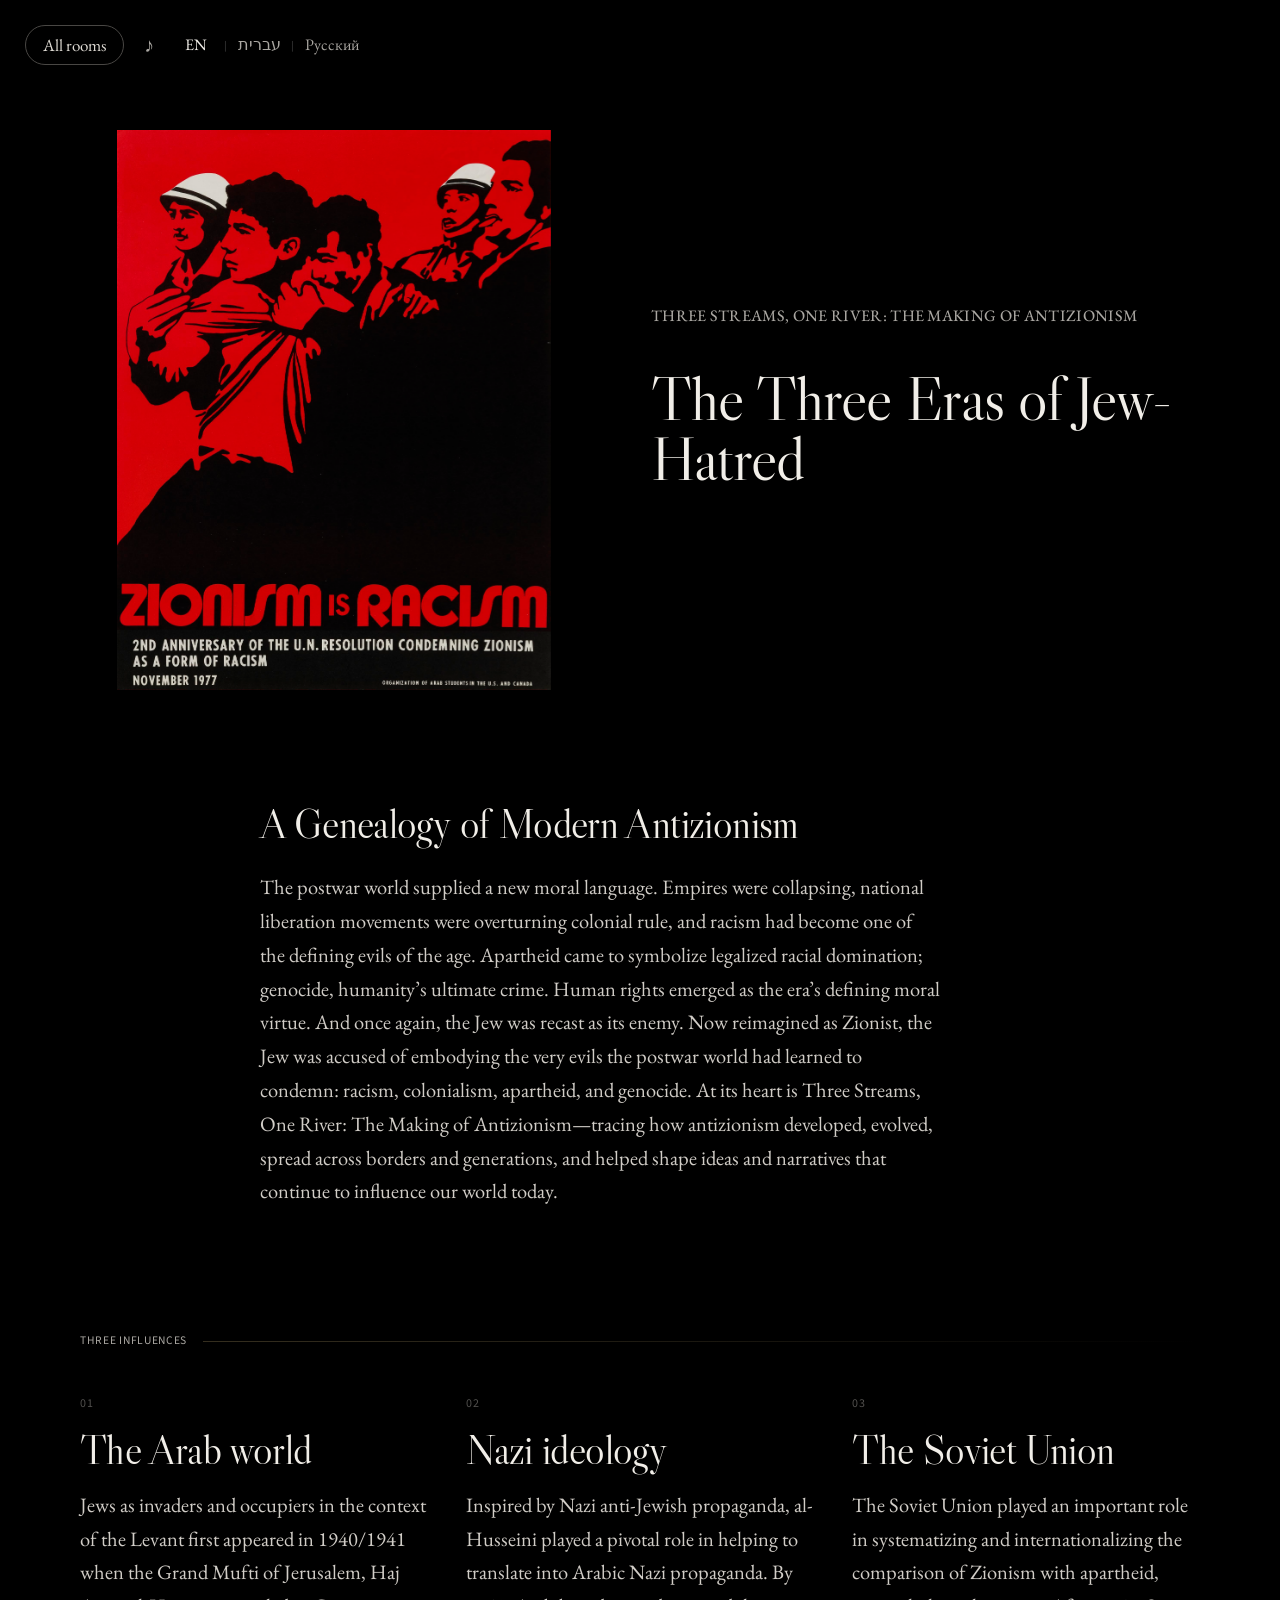
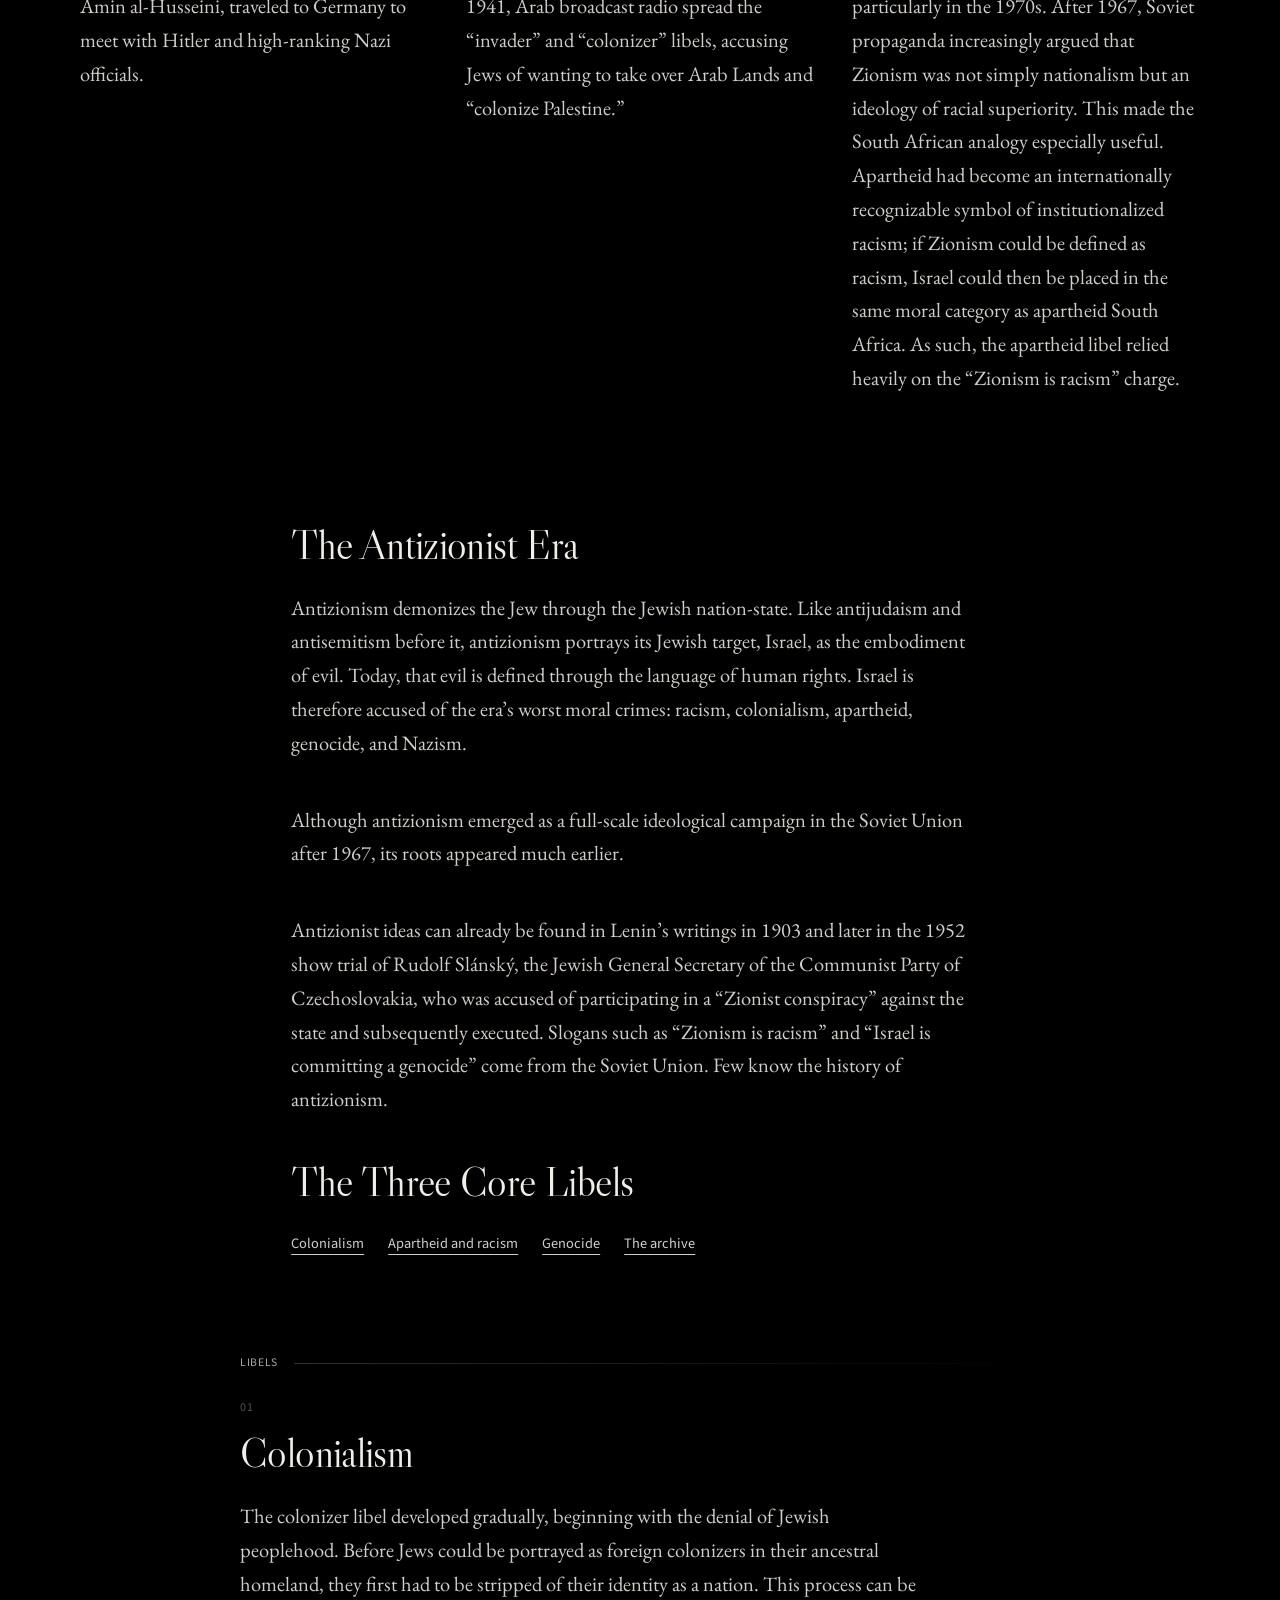
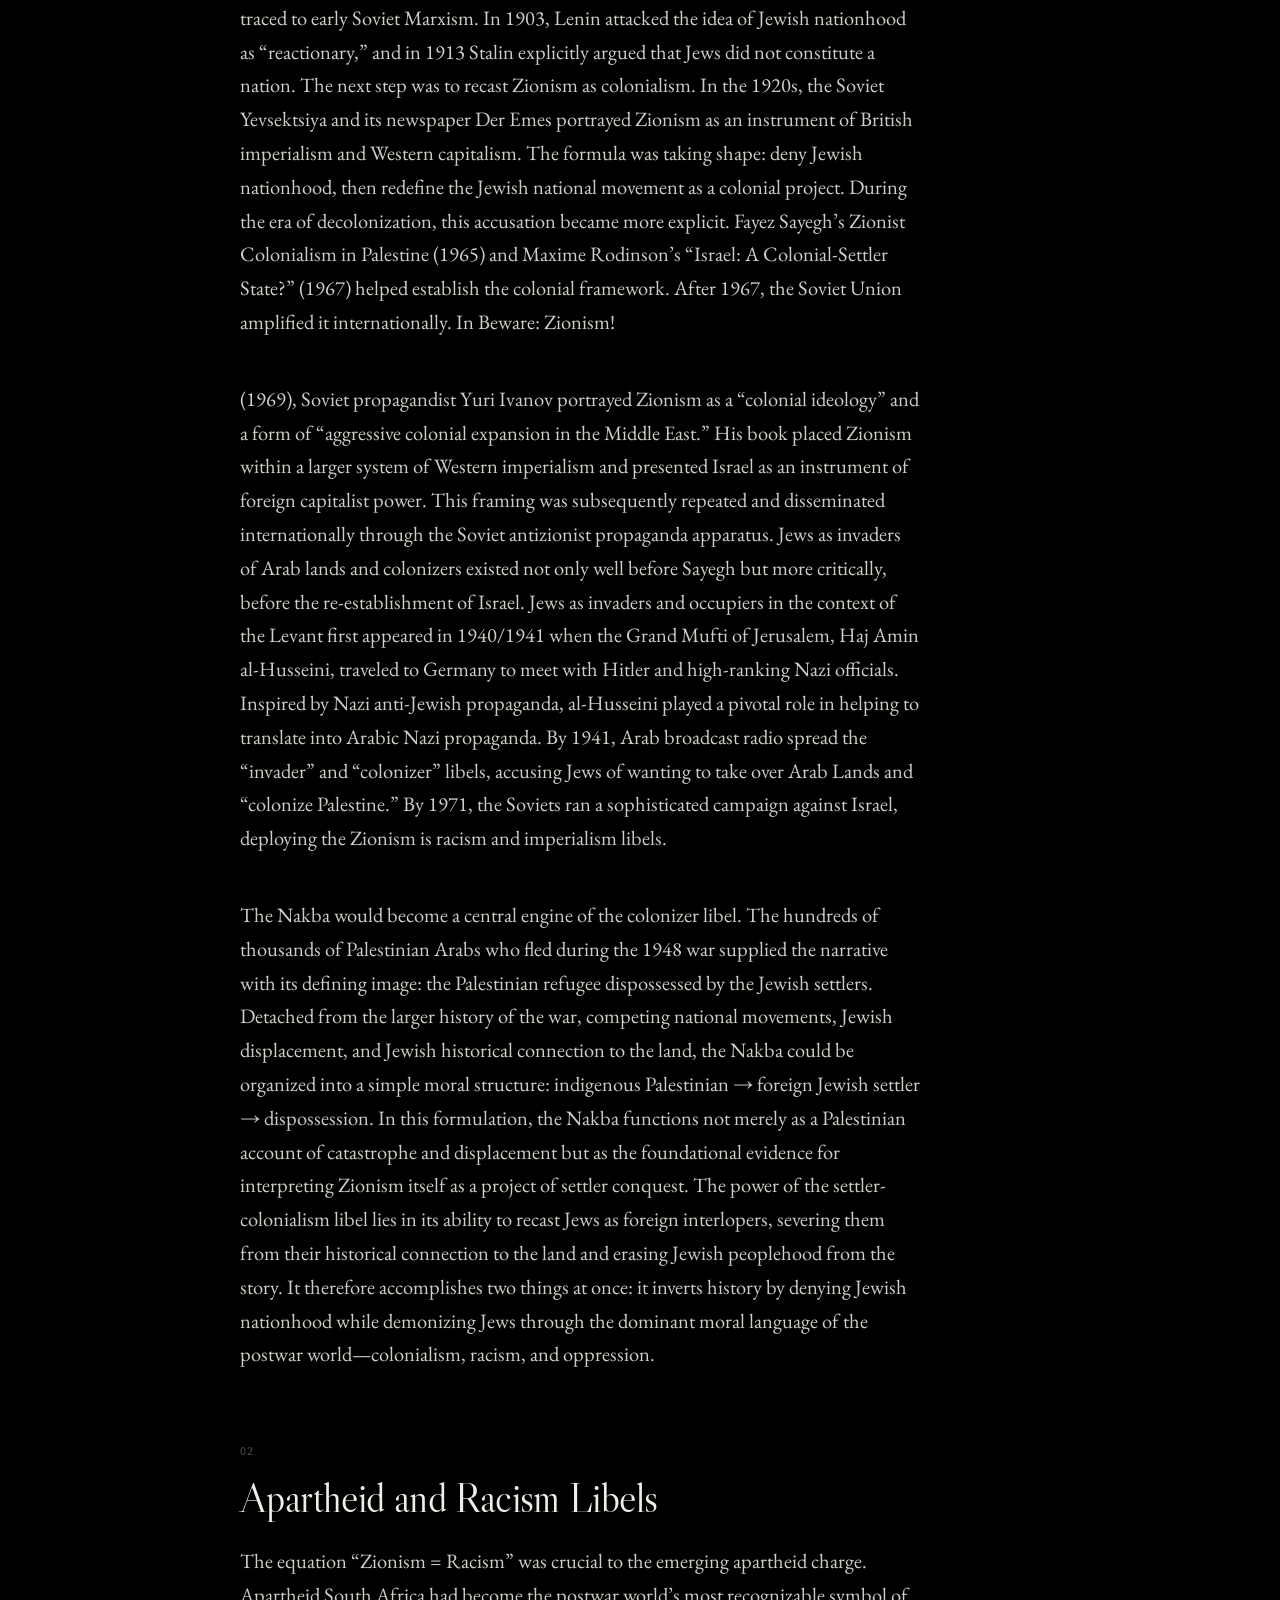
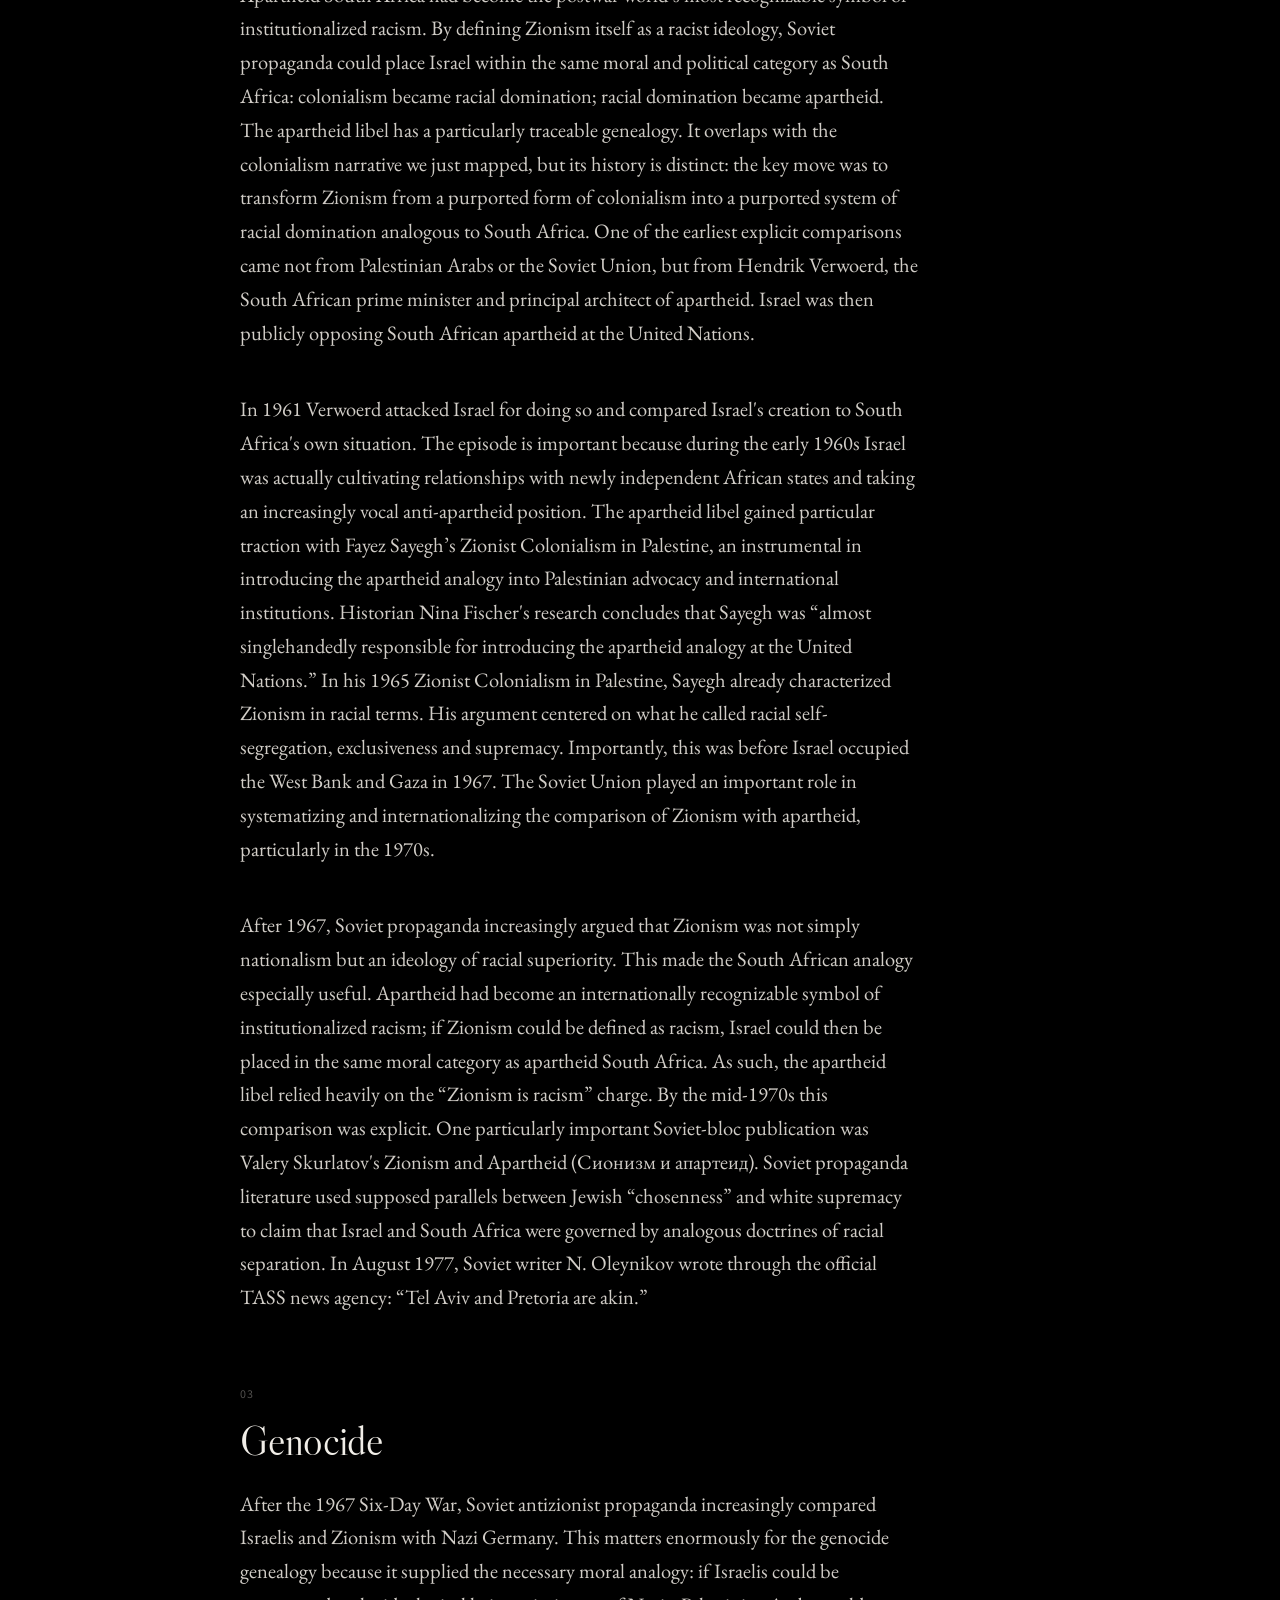
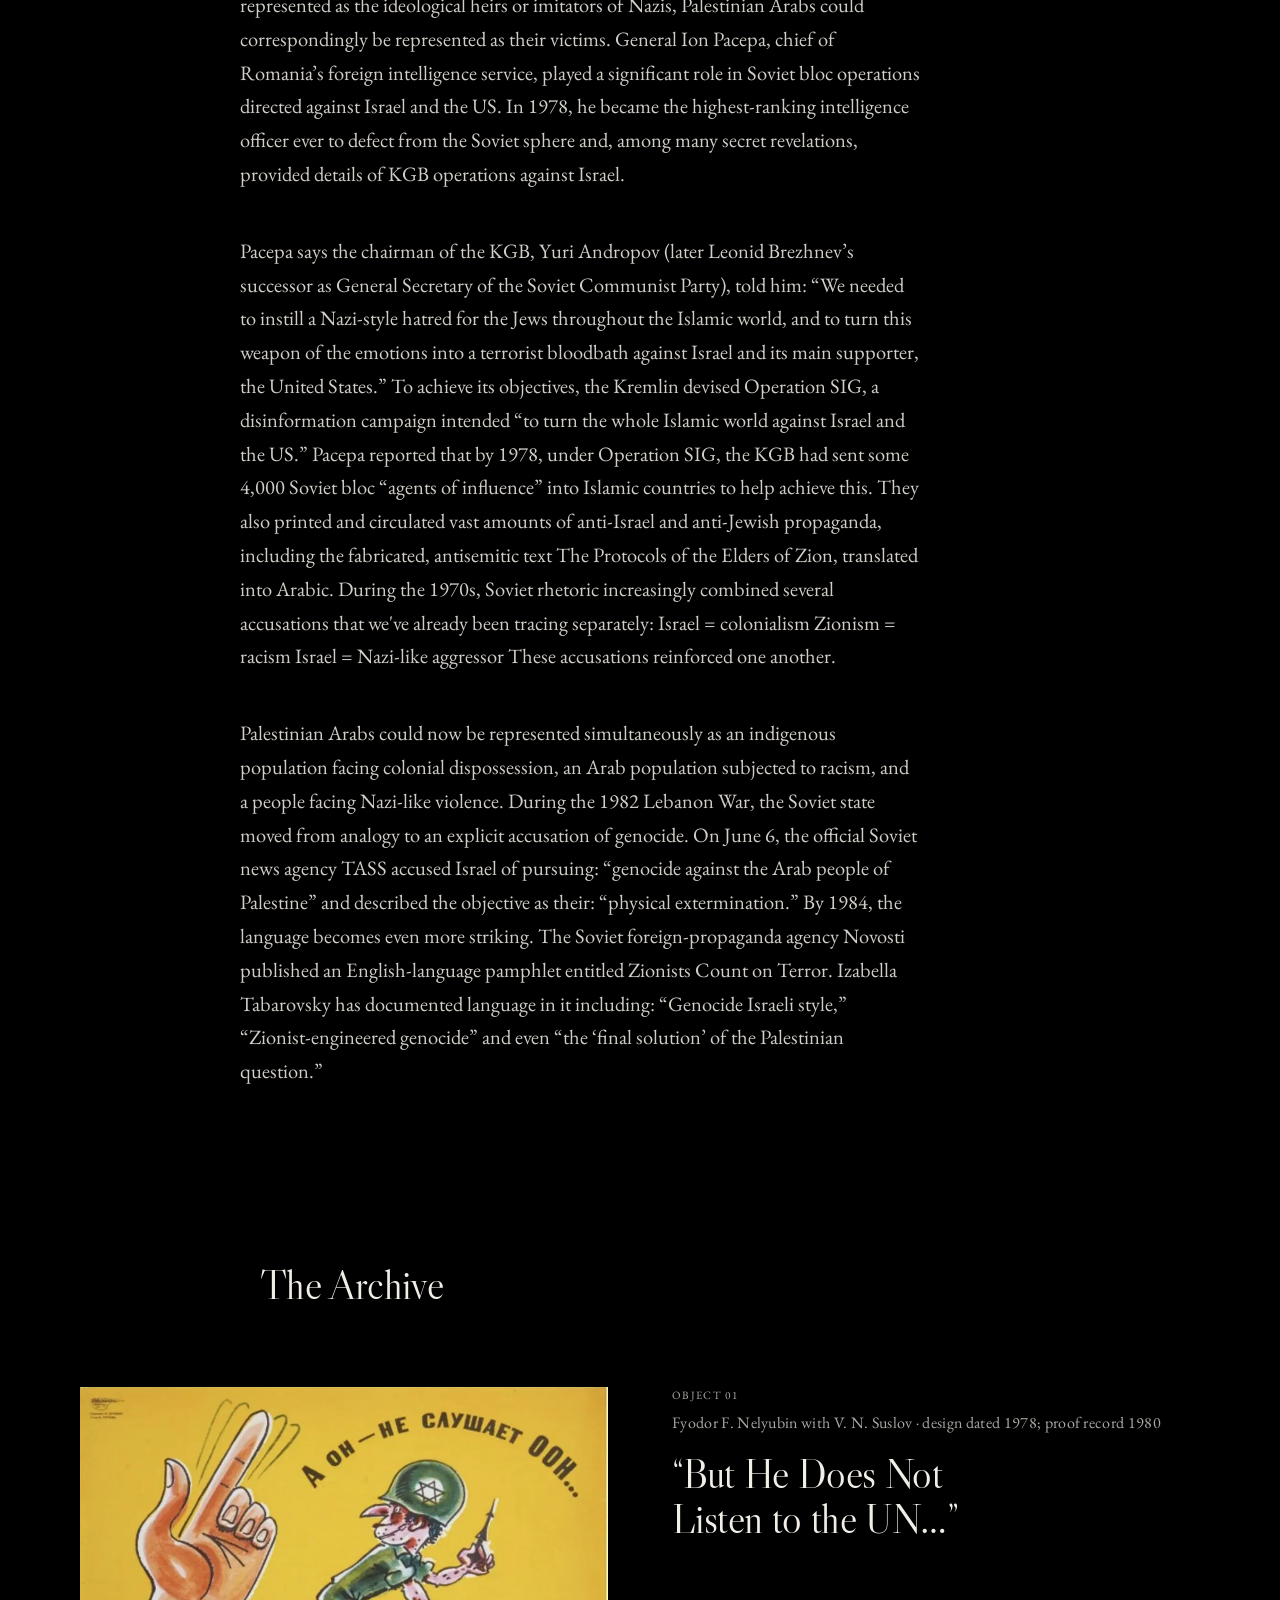
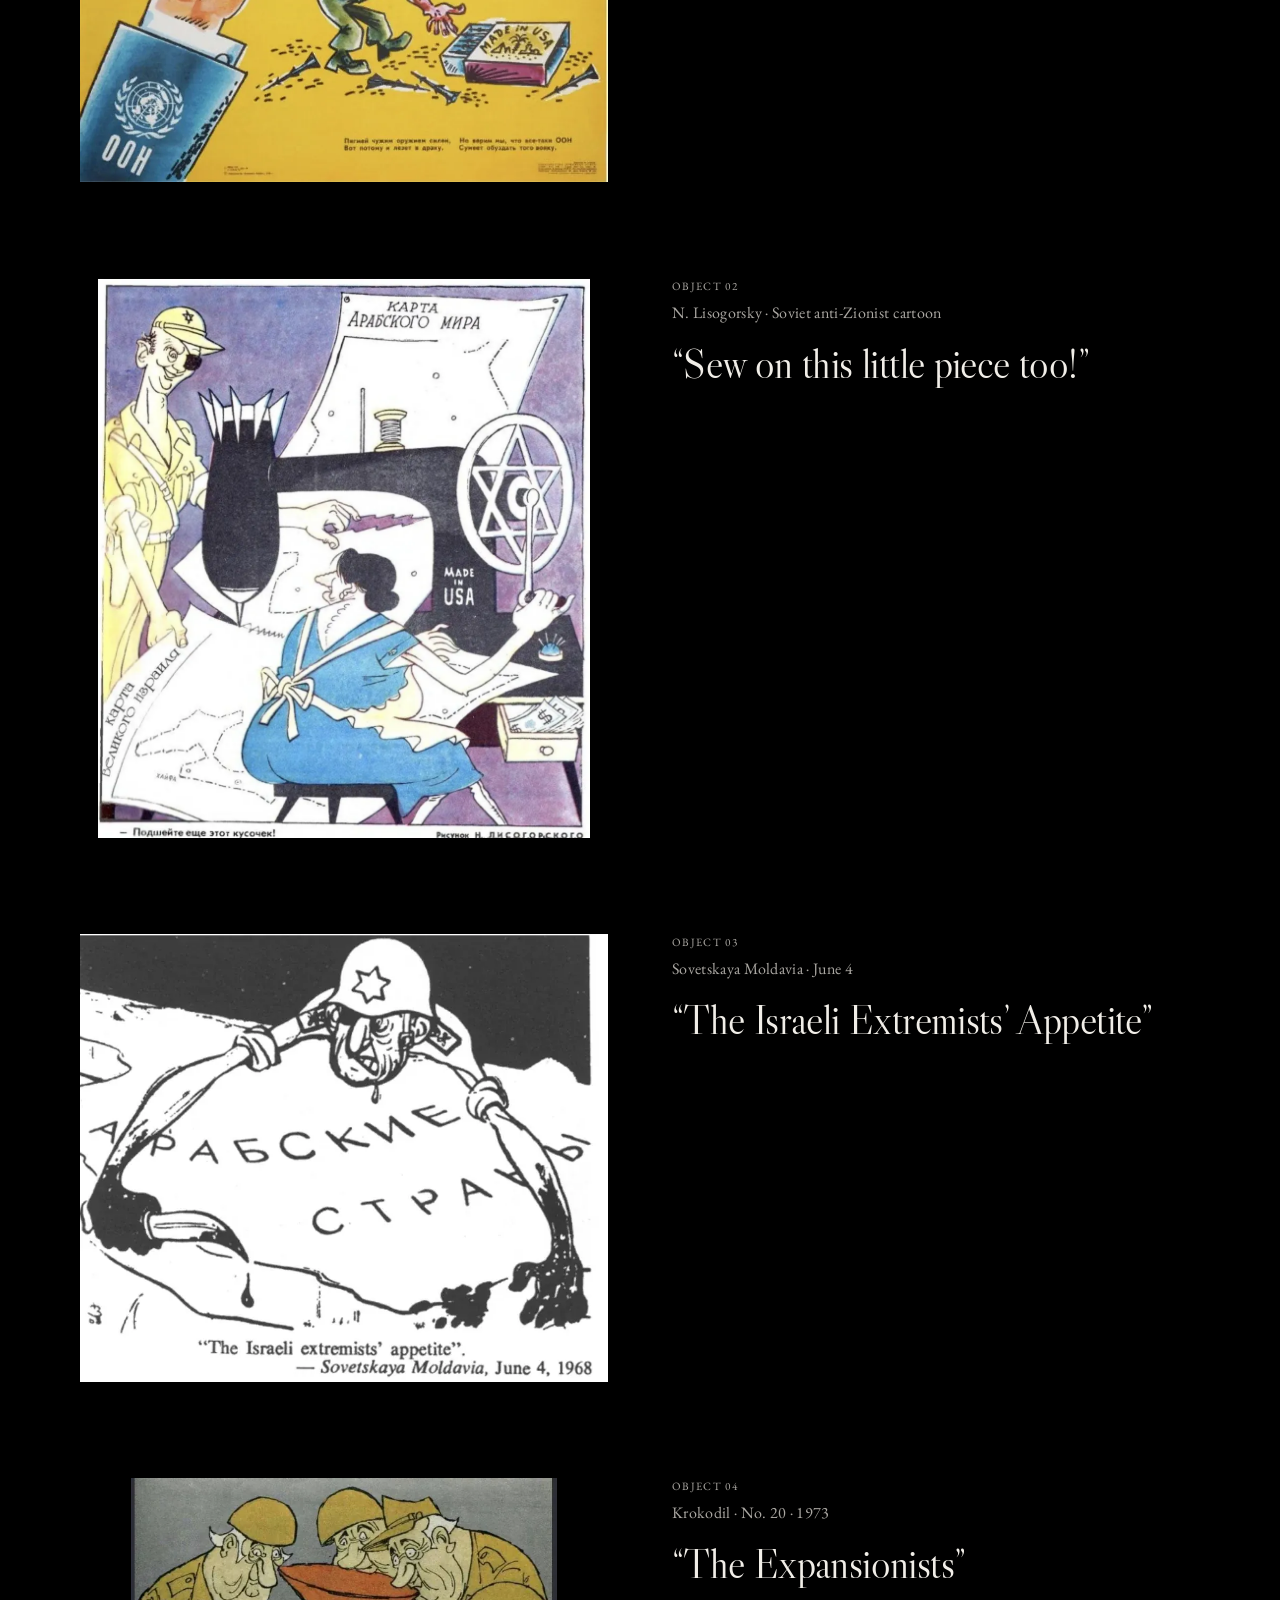
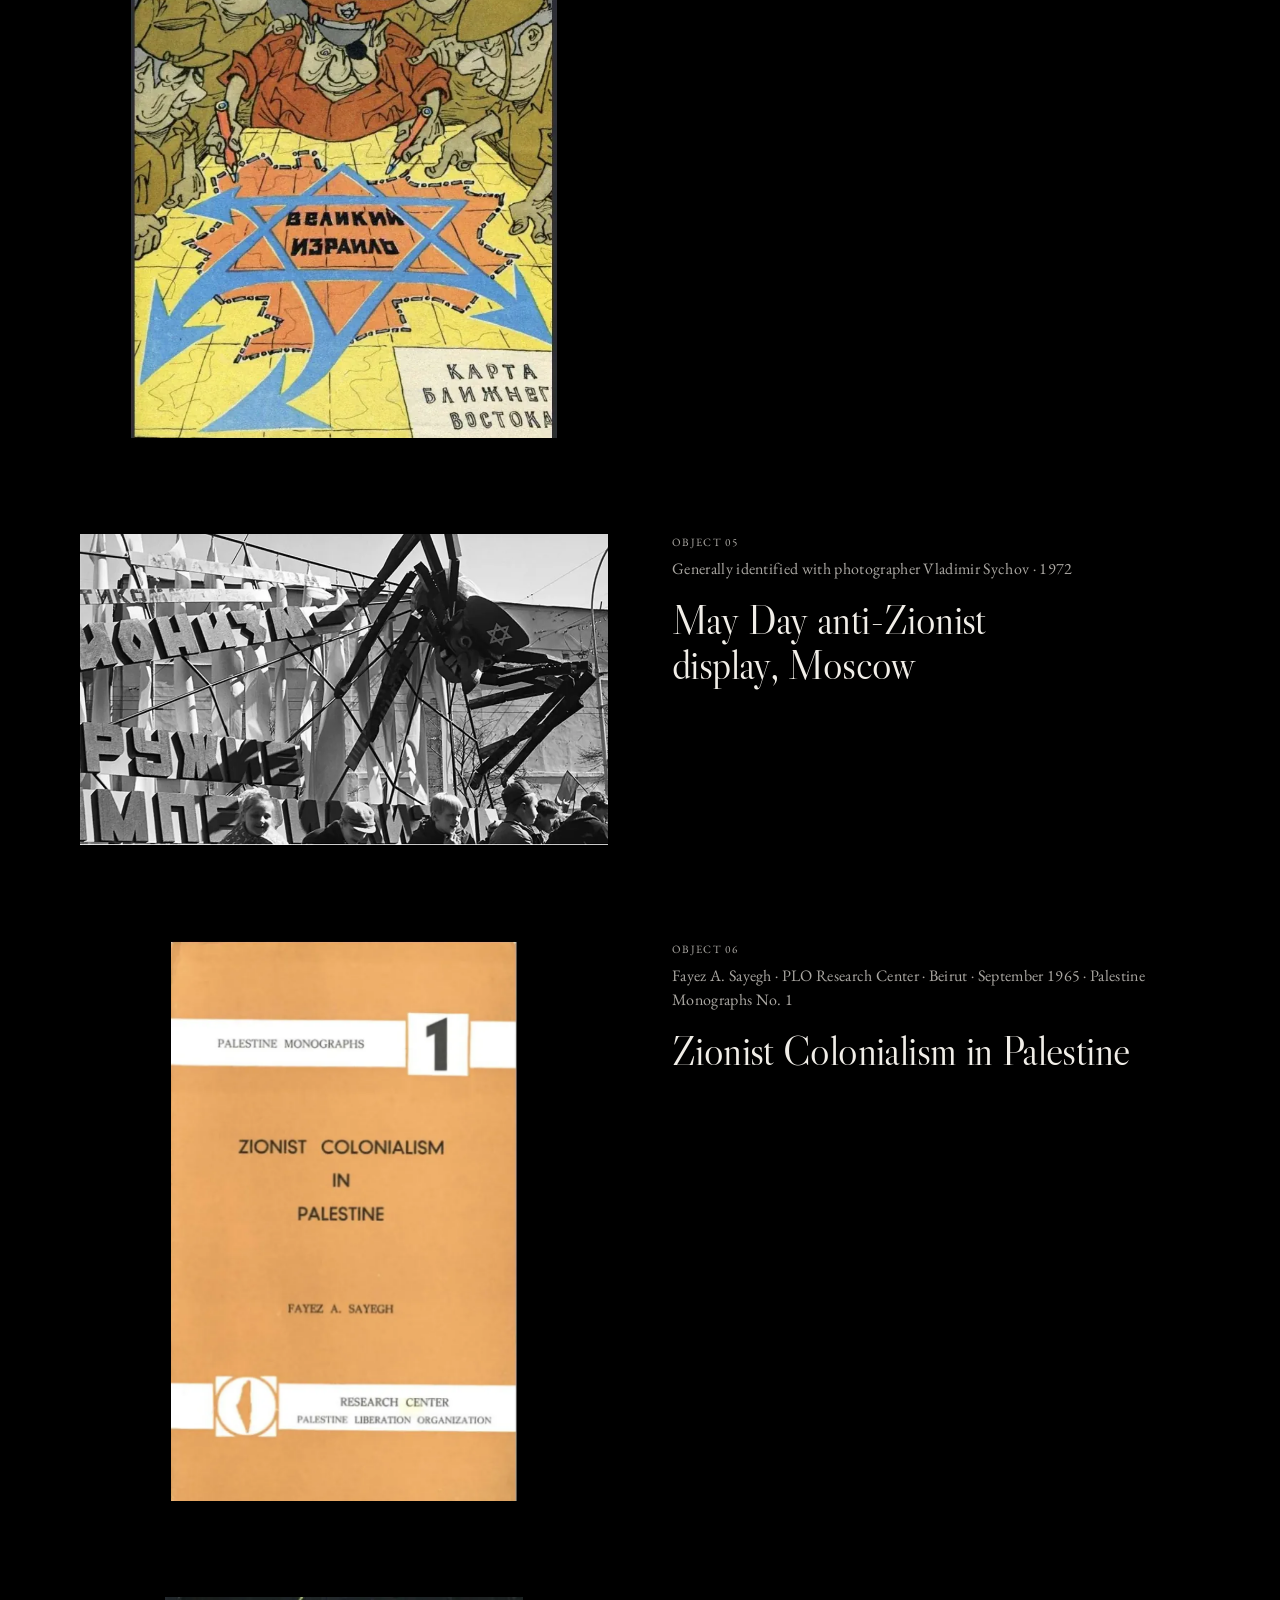
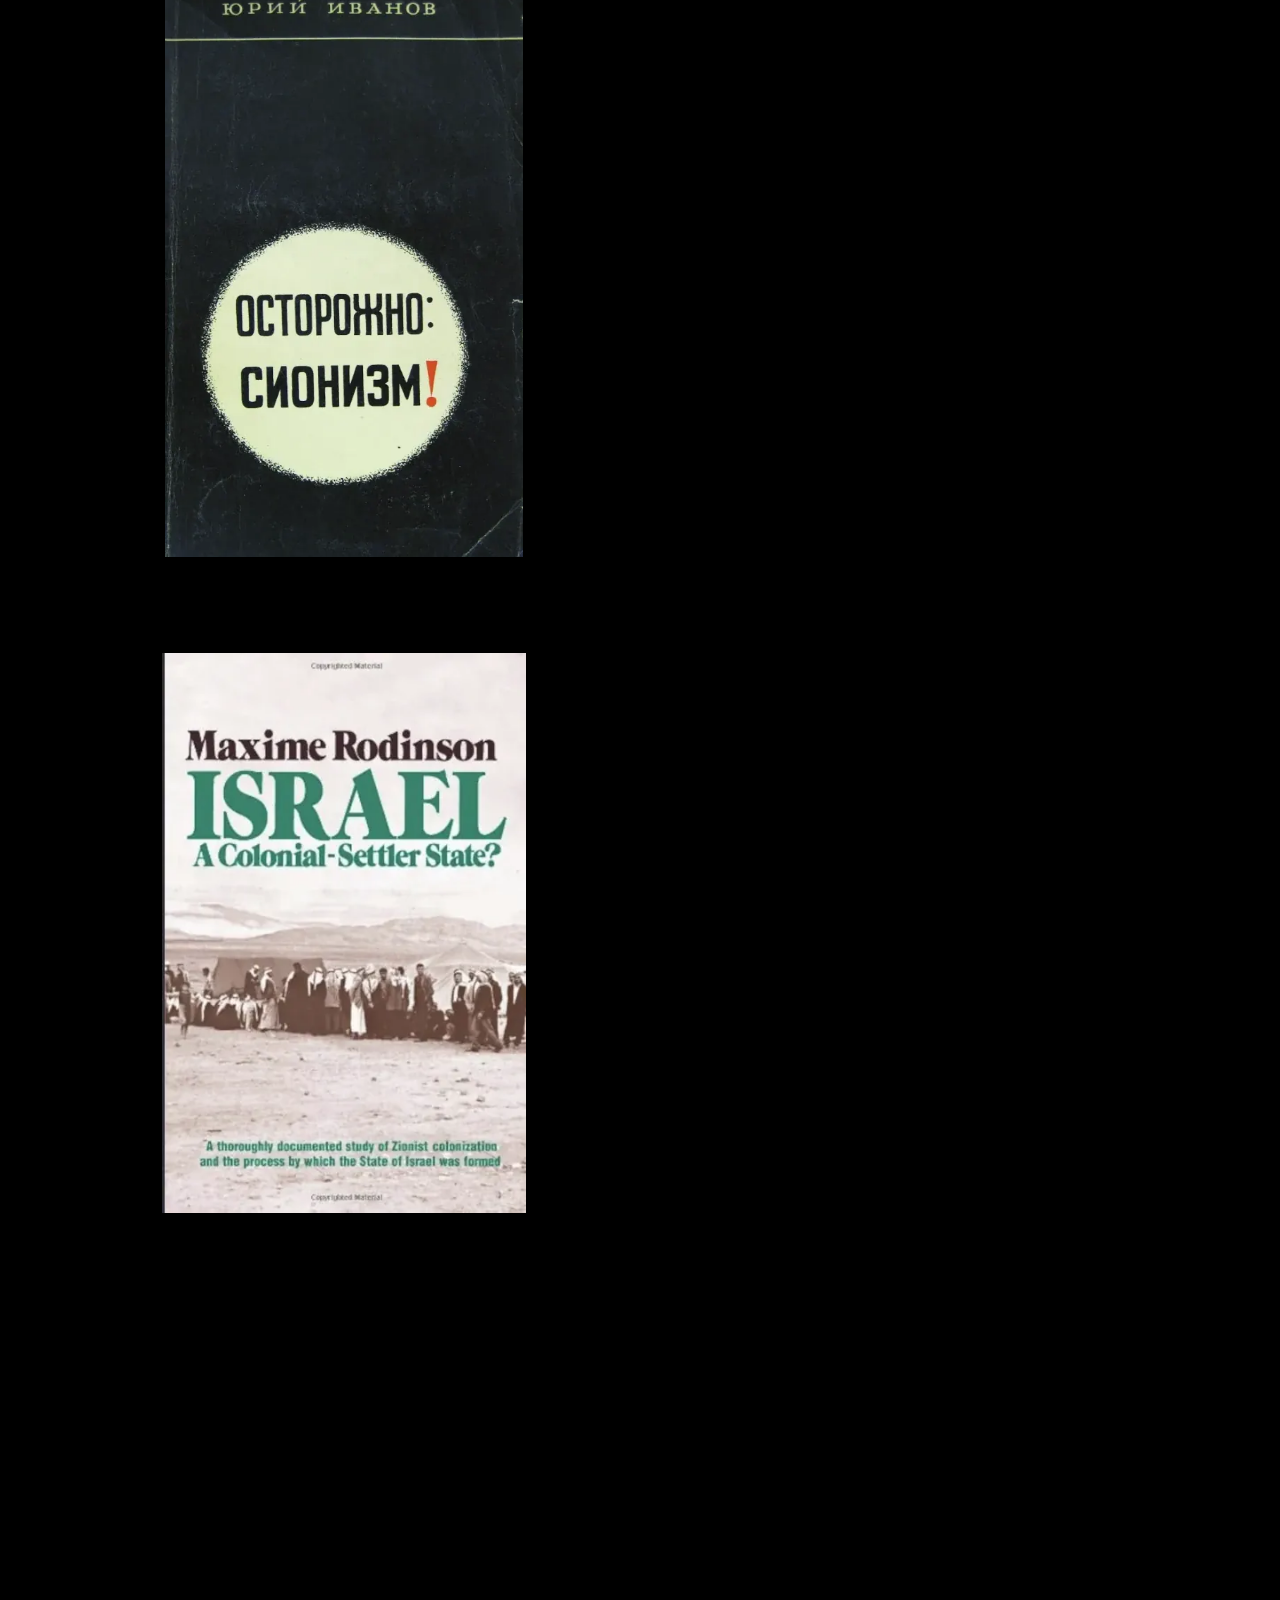
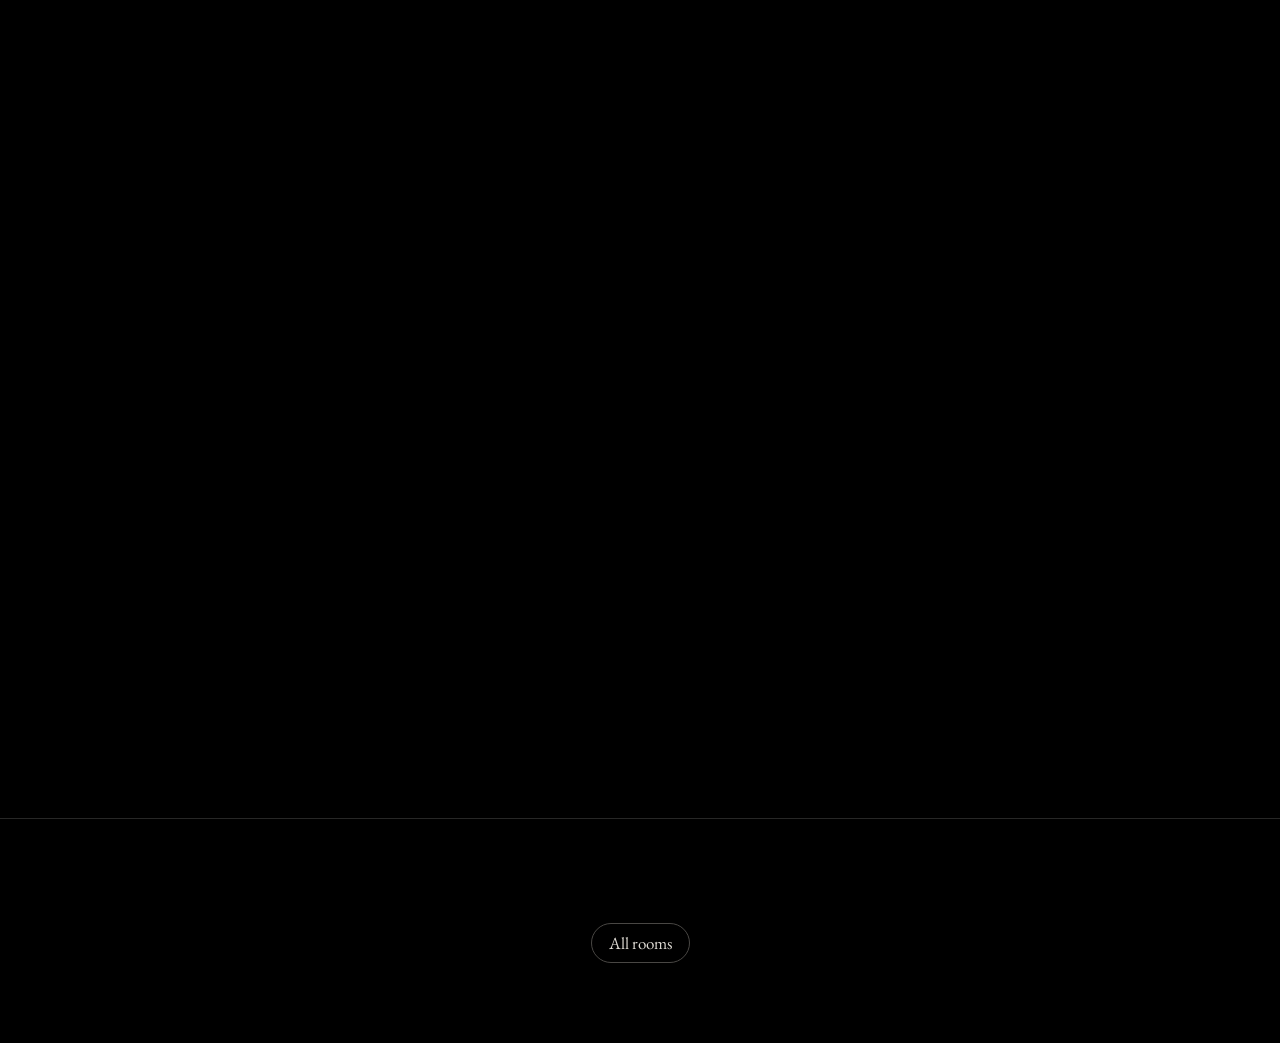
<file: exhibition.html>
<!DOCTYPE html>

<html dir="ltr" lang="en">
<head>
<meta charset="utf-8"/>
<meta content="width=device-width, initial-scale=1.0, viewport-fit=cover" name="viewport"/><meta content="dark" name="color-scheme"/>
<title>The Three Eras of Jew-Hatred | Exhibition Gallery</title>
<!-- STOPAZ SEO START -->
<meta content="A primary-source digital exhibition tracing the genealogy of modern antizionism through revolutionary Marxism, Nazi and Arab nationalist contacts, Soviet campaigns, and international institutions." name="description"/>
<meta content="index,follow,max-image-preview:large" name="robots"/>
<meta content="#17171a" name="theme-color"/>
<link href="https://kilejones-alt.github.io/Exhibit-Full/exhibition.html" rel="canonical"/>
<meta content="website" property="og:type"/>
<meta content="Stop Antizionism" property="og:site_name"/>
<meta content="The Three Eras of Jew-Hatred | Exhibition Gallery" property="og:title"/>
<meta content="A primary-source digital exhibition tracing the genealogy of modern antizionism through revolutionary Marxism, Nazi and Arab nationalist contacts, Soviet campaigns, and international institutions." property="og:description"/>
<meta content="https://kilejones-alt.github.io/Exhibit-Full/exhibition.html" property="og:url"/>
<meta content="https://kilejones-alt.github.io/Exhibit-Full/antizionist-era-poster-full.jpg" property="og:image"/>
<meta content="Zionism is Racism, Juan Fuentes, 1977 — complete poster" property="og:image:alt"/>
<meta content="en_US" property="og:locale"/>
<meta content="summary_large_image" name="twitter:card"/>
<meta content="The Three Eras of Jew-Hatred | Exhibition Gallery" name="twitter:title"/>
<meta content="A primary-source digital exhibition tracing the genealogy of modern antizionism through revolutionary Marxism, Nazi and Arab nationalist contacts, Soviet campaigns, and international institutions." name="twitter:description"/>
<meta content="https://kilejones-alt.github.io/Exhibit-Full/antizionist-era-poster-full.jpg" name="twitter:image"/>
<!-- STOPAZ SEO END -->
<link href="https://fonts.googleapis.com" rel="preconnect"/>
<link crossorigin="" href="https://fonts.gstatic.com" rel="preconnect"/>
<link href="https://fonts.googleapis.com/css2?family=Libre+Caslon+Display&amp;family=EB+Garamond:wght@400;500&amp;family=Cormorant+Garamond:wght@400;500;600&amp;family=Source+Sans+3:opsz,wght@8..60,300;8..60,400;8..60,500;8..60,600&amp;display=swap" rel="stylesheet"/>
<!-- MINIMALIST GALLERY FAVICON -->
<link href="data:image/svg+xml;utf8,&lt;svg xmlns='http://www.w3.org/2000/svg' viewBox='0 0 100 100'&gt;&lt;rect width='100' height='100' fill='%2317171a'/&gt;&lt;rect x='30' y='30' width='40' height='40' fill='%23ffffff'/&gt;&lt;/svg&gt;" rel="icon"/>
<link as="image" fetchpriority="high" href="antizionist-era-poster-full.jpg" rel="preload" type="image/jpeg"/>
<link href="gallery-core.css" rel="stylesheet"/>
<style id="compact-controls-2026-08-15">
/* Smaller, quieter language/audio controls. */
.controls-nav{gap:.5rem!important}
.nav-box{font-size:.67rem!important;letter-spacing:1.05px!important;padding:4px 7px!important;gap:.24rem!important;min-height:0!important}
.lang-btn,.audio-btn,.home-btn{min-width:34px!important;min-height:34px!important;padding:0 4px!important}
@media(max-width:720px){
  .controls-nav{gap:.3rem!important}
  .nav-box{font-size:.61rem!important;letter-spacing:.7px!important;padding:3px 5px!important;gap:.1rem!important}
  .lang-btn,.audio-btn,.home-btn{min-width:36px!important;min-height:36px!important;padding:0 3px!important}
}
</style>
<style id="award-gallery-polish">
/* Exhibition polish: responsive archival imagery, source-aware zoom, quieter chrome. */
.responsive-art-picture{display:block;width:100%;height:auto}
.museum-frame>.responsive-art-picture{display:flex;width:100%;align-items:flex-start;justify-content:center}

.museum-frame img.gallery-image{
  --active-zoom:1.075;
  --hover-zoom:1.105;
  opacity:.08;
  filter:blur(7px) brightness(.88) contrast(1.01);
  transition:opacity .9s cubic-bezier(.16,1,.3,1),filter 1.25s ease,transform 9.5s cubic-bezier(.16,1,.3,1)!important;
  animation:archivalImageFailsafe .65s 3s forwards;
  backface-visibility:hidden;
}
.museum-frame img.gallery-image.is-loaded{
  opacity:1;
  filter:brightness(1) contrast(1.05);
}
.museum-frame img.gallery-image.quality-source-limited{
  --active-zoom:1.018;
  --hover-zoom:1.035;
  width:100%;
  max-width:min(86%,var(--native-display-max,680px));
  max-height:72vh;
  margin:auto;
}
.museum-frame img.gallery-image.quality-standard{
  --active-zoom:1.052;
  --hover-zoom:1.082;
}
.museum-frame img.gallery-image.quality-hires{
  --active-zoom:1.075;
  --hover-zoom:1.105;
}
.art-box.art-in-view .museum-frame img.gallery-image.is-loaded{
  transform:scale(var(--active-zoom));
  filter:brightness(1.045) contrast(1.07);
}
.art-box:hover .museum-frame img.gallery-image.is-loaded,
.art-box:focus-visible .museum-frame img.gallery-image.is-loaded{
  transform:scale(var(--hover-zoom));
  filter:brightness(1.085) contrast(1.085);
}
@keyframes archivalImageFailsafe{to{opacity:1;filter:brightness(1) contrast(1.05)}}

/* The enlargement affordance is a quiet museum-viewer mark, not a web badge. */
.click-hint{
  width:31px!important;
  height:31px!important;
  padding:0!important;
  display:grid!important;
  place-items:center;
  border-radius:50%!important;
  font-size:0!important;
  letter-spacing:0!important;
  color:transparent!important;
  background:rgba(14,14,18,.62)!important;
  border:1px solid rgba(255,255,255,.12)!important;
  opacity:.36!important;
  transform:none!important;
  backdrop-filter:blur(10px);
  box-shadow:0 6px 18px rgba(0,0,0,.18);
  transition:opacity .45s ease,transform .55s cubic-bezier(.16,1,.3,1),border-color .45s ease!important;
}
.click-hint::before{
  content:'+';
  color:rgba(255,255,255,.86);
  font:300 18px/1 -apple-system,BlinkMacSystemFont,"Segoe UI",sans-serif;
  transform:translateY(-1px);
}
.art-box:hover .click-hint,.art-box:focus-visible .click-hint{
  opacity:.82!important;
  transform:scale(1.08)!important;
  border-color:rgba(255,255,255,.24)!important;
}

/* Fixed controls recede while viewing the work; hover/focus restores them immediately. */
.controls-nav{
  transform-origin:top right;
  transition:opacity .42s ease,transform .55s cubic-bezier(.16,1,.3,1),filter .42s ease!important;
}
[dir="rtl"] .controls-nav{transform-origin:top left}
.controls-nav.chrome-quiet{
  opacity:.43;
  transform:translateY(-2px) scale(.91);
  filter:saturate(.82);
}
.controls-nav.chrome-moving{
  opacity:.17;
  transform:translateY(-5px) scale(.86);
}
.controls-nav.chrome-quiet .nav-box,
.controls-nav.chrome-moving .nav-box{
  background:rgba(18,18,22,.32);
  border-color:rgba(255,255,255,.045);
  box-shadow:none;
}
.controls-nav:hover,.controls-nav:focus-within{
  opacity:1!important;
  transform:none!important;
  filter:none!important;
}
@media(max-width:850px){
  .controls-nav.chrome-quiet{opacity:.62;transform:scale(.94)}
  .controls-nav.chrome-moving{opacity:.34;transform:scale(.91)}
  .museum-frame img.gallery-image.quality-source-limited{max-width:min(92%,var(--native-display-max,680px))}
}
@media(prefers-reduced-motion:reduce){
  .museum-frame img.gallery-image{opacity:1!important;filter:brightness(1) contrast(1.05)!important;animation:none!important;transition:none!important}
  .controls-nav{transition:none!important}
}
</style>
<style id="final-exhibition-system">
:root{--museum-sans:"Source Sans 3",-apple-system,BlinkMacSystemFont,"Segoe UI",sans-serif;--museum-serif:"Cormorant Garamond",Georgia,"Times New Roman",serif;--oxblood:#74262d;--oxblood-soft:rgba(116,38,45,.72)}
body{font-family:var(--museum-sans);font-optical-sizing:auto}
.hero-title,.info-title{font-family:var(--museum-serif);font-weight:500;letter-spacing:.005em}
.info-title{font-size:clamp(1.9rem,2.65vw,2.35rem);line-height:1.04;text-transform:none}
.hero-title{font-size:clamp(3.25rem,5vw,4.65rem);line-height:.98}
.info-category,.info-meta,.info-block h4,.history-panel h4,.timeline-node,.chronology-rail,.viewer-toolbar,.provenance-record{font-family:var(--museum-sans)}
.timeline-node{font-weight:600;letter-spacing:.16em;text-transform:uppercase;font-variant-caps:all-small-caps}
.info-block h4,.history-panel h4{font-weight:600;letter-spacing:.13em;text-transform:uppercase}
.info-meta{font-weight:400}
.info-meta strong{font-weight:600}
.info-category{font-weight:500;letter-spacing:.12em}
.wave-p{font-size:clamp(.98rem,1.05vw,1.04rem);line-height:1.56;letter-spacing:.002em}

/* History is a compact interpretive note under the artwork column only. */
.history-panel{min-height:0!important;padding:.72rem .9rem .78rem!important;margin-top:clamp(.75rem,1.2vw,1rem)!important;border-color:rgba(255,255,255,.045)!important;background:rgba(255,255,255,.015)!important}
.history-panel .wave-p{font-size:clamp(.94rem,1vw,.99rem);line-height:1.48}

/* The chronology records the visitor's passage: gray future, oxblood completed path. */
.timeline-section{--timeline-progress:0%;--focus-opacity:.86;--focus-brightness:.94}
.timeline-section::before{background:rgba(255,255,255,.075)!important}
.timeline-section::after{content:"";position:absolute;left:50%;top:0;width:1px;height:var(--timeline-progress);transform:translateX(-50%);background:linear-gradient(to bottom,rgba(116,38,45,.18),var(--oxblood-soft));pointer-events:none;z-index:0}
.timeline-section .exhibition-container{opacity:var(--focus-opacity);filter:brightness(var(--focus-brightness)) saturate(.92);transition:opacity .75s cubic-bezier(.16,1,.3,1),filter .75s ease}
.timeline-section.timeline-active .exhibition-container{opacity:1;filter:none}
.timeline-node{position:relative}
.timeline-node::after{content:"";position:absolute;left:50%;bottom:-.42rem;width:4px;height:4px;border-radius:50%;transform:translateX(-50%) scale(.55);background:transparent;transition:background .6s ease,transform .6s cubic-bezier(.16,1,.3,1),box-shadow .6s ease}
.timeline-active .timeline-node::after{background:var(--oxblood);transform:translateX(-50%) scale(1);box-shadow:0 0 0 4px rgba(116,38,45,.08)}
.timeline-active .timeline-node{border-color:rgba(255,255,255,.16)!important;box-shadow:0 12px 30px rgba(0,0,0,.28)!important}

/* Archive is an expandable provenance drawer, not another equal-weight card. */
.archive-provenance-block{padding:0!important;overflow:visible;background:rgba(255,255,255,.012)!important}
.archive-provenance-block>h4,.archive-provenance-block>.wave-p{display:none!important}
.archive-drawer{width:100%;border:0}
.archive-drawer summary{list-style:none;cursor:pointer;padding:.8rem .95rem .82rem;display:flex;align-items:center;justify-content:space-between;gap:1rem;color:#c6c6d0;font-size:.76rem;letter-spacing:1.4px;text-transform:uppercase;user-select:none}
.archive-drawer summary::-webkit-details-marker{display:none}
.archive-drawer summary::after{content:"+";font-size:1rem;font-weight:300;color:rgba(255,255,255,.52);transition:transform .45s cubic-bezier(.16,1,.3,1),color .45s ease}
.archive-drawer[open] summary::after{transform:rotate(45deg);color:#fff}
.provenance-record{padding:0 .95rem .95rem;border-top:1px solid rgba(255,255,255,.04);font-size:.82rem;line-height:1.42;color:#cfcfd7}
.provenance-row{display:grid;grid-template-columns:minmax(6.6rem,.36fr) 1fr;gap:.8rem;padding:.55rem 0;border-bottom:1px solid rgba(255,255,255,.035)}
.provenance-row:last-child{border-bottom:0}
.provenance-key{font-size:.68rem;letter-spacing:1.2px;text-transform:uppercase;color:#83838f}
.provenance-value{color:#e7e7ed;overflow-wrap:anywhere}

/* Edge chronology: almost absent until the visitor asks for it. */
.chronology-rail{position:fixed;left:0;top:50%;transform:translateY(-50%);z-index:88;display:flex;align-items:stretch;color:#9b9ba6}
.chronology-current{display:none}
.chronology-list{display:flex;flex-direction:column;gap:1px;padding:.45rem .38rem .45rem .25rem;background:linear-gradient(to right,rgba(15,15,19,.76),rgba(15,15,19,.08));backdrop-filter:blur(10px);opacity:.22;transform:translateX(calc(-100% + 8px));transition:opacity .45s ease,transform .55s cubic-bezier(.16,1,.3,1)}
.chronology-rail:hover .chronology-list,.chronology-rail:focus-within .chronology-list{opacity:.96;transform:translateX(0)}
.chronology-item{appearance:none;border:0;background:none;color:inherit;font:500 .67rem/1 var(--museum-sans);letter-spacing:1.3px;padding:.34rem .42rem .34rem .65rem;text-align:left;cursor:pointer;position:relative;white-space:nowrap}
.chronology-item::before{content:"";position:absolute;left:.1rem;top:50%;width:3px;height:3px;border-radius:50%;background:rgba(255,255,255,.18);transform:translateY(-50%);transition:background .4s ease,transform .4s ease}
.chronology-item.is-active{color:#fff}
.chronology-item.is-active::before{background:var(--oxblood);transform:translateY(-50%) scale(1.25)}

/* Full-screen object viewer. It uses the original source image, then lets the visitor inspect it. */
#lightbox{padding:0!important;background:rgba(7,7,10,.985)!important;backdrop-filter:blur(18px)!important;overflow:hidden}
#object-viewer-stage{position:absolute;inset:0;display:grid;place-items:center;overflow:hidden;touch-action:none;cursor:grab}
#object-viewer-stage.is-dragging{cursor:grabbing}
#lightbox-img{max-width:92vw!important;max-height:88svh!important;width:auto;height:auto;border:0!important;box-shadow:0 28px 90px rgba(0,0,0,.78)!important;transform-origin:center center;transition:none!important;will-change:transform;user-select:none;-webkit-user-drag:none}
#lightbox.active #lightbox-img{transform:none}
#lightbox-close{z-index:5;top:max(.7rem,env(safe-area-inset-top))!important;right:max(.8rem,env(safe-area-inset-right))!important;width:42px!important;height:42px!important;font:300 1.8rem/1 var(--museum-sans)!important;border:1px solid rgba(255,255,255,.1)!important;background:rgba(10,10,14,.42)!important;backdrop-filter:blur(12px);border-radius:50%;display:grid;place-items:center;padding:0!important}
.viewer-toolbar{position:absolute;z-index:5;left:50%;bottom:max(1rem,env(safe-area-inset-bottom));transform:translateX(-50%);display:flex;align-items:center;gap:.2rem;padding:.28rem;background:rgba(10,10,14,.52);border:1px solid rgba(255,255,255,.08);border-radius:999px;backdrop-filter:blur(14px)}
.viewer-tool{appearance:none;border:0;background:transparent;color:#d8d8e0;width:36px;height:34px;border-radius:999px;font:400 1rem/1 var(--museum-sans);cursor:pointer}
.viewer-tool:hover,.viewer-tool:focus-visible{background:rgba(255,255,255,.07);color:#fff}
.viewer-provenance{position:absolute;z-index:5;left:max(1rem,env(safe-area-inset-left));bottom:max(1rem,env(safe-area-inset-bottom));width:min(28rem,calc(100vw - 2rem));color:#d7d7de}
.viewer-provenance summary{list-style:none;cursor:pointer;display:inline-flex;align-items:center;gap:.6rem;padding:.48rem .7rem;border:1px solid rgba(255,255,255,.08);background:rgba(10,10,14,.48);backdrop-filter:blur(14px);border-radius:2px;font:.66rem/1 var(--museum-sans);letter-spacing:1.5px;text-transform:uppercase}
.viewer-provenance summary::-webkit-details-marker{display:none}
.viewer-provenance-panel{margin-top:.45rem;padding:.85rem .95rem;background:rgba(10,10,14,.88);border:1px solid rgba(255,255,255,.08);backdrop-filter:blur(16px);font:.82rem/1.45 var(--museum-sans)}
#lightbox-caption{position:absolute;z-index:4;top:max(1.1rem,env(safe-area-inset-top));left:50%;transform:translateX(-50%);margin:0!important;max-width:min(58vw,760px);font-family:var(--museum-serif);font-size:clamp(1rem,1.6vw,1.35rem)!important;letter-spacing:.01em!important;text-transform:none!important;color:rgba(255,255,255,.78)!important;pointer-events:none}
#lightbox-caption{display:flex;flex-direction:column;align-items:center;gap:.2rem;text-align:center}
.viewer-caption-title{font-family:var(--museum-serif)}
.viewer-caption-date{font:500 .62rem/1.2 var(--museum-sans);letter-spacing:1.45px;text-transform:uppercase;color:rgba(255,255,255,.48)}

/* Mobile is deliberately recomposed rather than a squeezed desktop installation. */
@media(max-width:850px){
  .exhibition-section{padding:4.35rem .9rem 5.2rem!important;min-height:auto!important}
  .exhibition-container{display:flex!important;flex-direction:column!important;gap:1rem!important;padding:0!important}
  .art-box{order:1;width:100%;margin:0!important}
  .info-panel,.timeline-art-right .info-panel{order:2;width:100%;padding:0!important;gap:.68rem!important}
  .history-panel,.timeline-art-right .history-panel{order:3;width:100%!important;margin-top:.25rem!important;padding:.72rem .82rem .78rem!important}
  .museum-frame{min-height:0!important;max-height:70svh!important}
  .museum-frame>.responsive-art-picture{max-height:70svh}
  .museum-frame img.gallery-image{max-height:70svh!important;max-width:100%!important;width:auto!important}
  .museum-frame img.gallery-image.quality-source-limited{max-width:min(92%,var(--native-display-max,680px))!important}
  .info-category{margin-top:.35rem}
  .info-title{font-size:clamp(2rem,9vw,2.75rem);line-height:1}
  .info-meta{font-size:.9rem}
  .info-block{padding:.78rem .88rem .82rem!important}
  .timeline-section::before,.timeline-section::after,.timeline-section .exhibition-container::after,.timeline-marker{display:none!important}
  .timeline-section .exhibition-container{opacity:1!important;filter:none!important}
  .chronology-rail{left:max(.65rem,env(safe-area-inset-left));top:max(.72rem,env(safe-area-inset-top));bottom:auto;transform:none;display:block;z-index:96}
  .chronology-current{display:inline-flex;align-items:center;justify-content:center;min-width:3.8rem;height:34px;padding:0 .72rem;border:1px solid rgba(255,255,255,.1);background:rgba(12,12,16,.68);backdrop-filter:blur(14px);color:#e7e7ed;border-radius:999px;font:500 .68rem/1 var(--museum-sans);letter-spacing:1.2px}
  .chronology-current::before{content:"";width:4px;height:4px;border-radius:50%;background:var(--oxblood);margin-right:.45rem}
  [dir="rtl"] .chronology-current::before{margin-right:0;margin-left:.45rem}
  .chronology-list{position:absolute;left:0;top:2.65rem;bottom:auto;max-height:58svh;overflow:auto;padding:.4rem;background:rgba(10,10,14,.94);border:1px solid rgba(255,255,255,.08);border-radius:4px;opacity:0;pointer-events:none;transform:translateY(8px);transition:opacity .3s ease,transform .35s cubic-bezier(.16,1,.3,1)}
  .chronology-rail.is-open .chronology-list{opacity:1;pointer-events:auto;transform:none}
  .chronology-item{min-width:5.3rem;padding:.5rem .6rem .5rem .8rem}
  .viewer-provenance{bottom:max(4.4rem,calc(env(safe-area-inset-bottom) + 4.1rem));width:calc(100vw - 2rem)}
  .viewer-toolbar{bottom:max(.8rem,env(safe-area-inset-bottom))}
  #lightbox-caption{top:max(.9rem,env(safe-area-inset-top));max-width:66vw;font-size:1rem!important}
}

@media(prefers-reduced-motion:reduce){.timeline-section .exhibition-container,.chronology-list,.timeline-node::after{transition:none!important}}
</style>
<style id="history-side-override">
/* Desktop: keep History in the text column and prevent it from falling below the artwork frame. */
@media (min-width: 851px) {
  .info-panel {
    height: var(--art-height, auto) !important;
    max-height: var(--art-height, none) !important;
    overflow: hidden;
  }
  .history-panel,
  .timeline-art-right .history-panel {
    grid-column: auto !important;
    grid-row: auto !important;
    width: auto !important;
    margin-top: 0.12rem !important;
    padding: 0.82rem 0.98rem 0.88rem !important;
    background: rgba(255,255,255,0.02) !important;
    border: 0 !important;
    border-left: 1px solid rgba(255,255,255,0.06) !important;
    border-radius: 0 4px 4px 0 !important;
    box-shadow: none !important;
    flex: 1 1 auto;
    min-height: 0;
    overflow-y: auto;
  }
  .history-panel.archive-stagger-block.pop-in:hover,
  .history-panel.archive-stagger-block.pop-in:active {
    transform: translateY(-7px) scale(1.012) !important;
    border-left-color: rgba(255,255,255,0.2) !important;
    background: rgba(255,255,255,0.045) !important;
    box-shadow: 0 18px 34px rgba(0,0,0,0.16) !important;
  }
  .timeline-art-right .history-panel {
    border-left: 0 !important;
    border-right: 1px solid rgba(255,255,255,0.06) !important;
    border-radius: 4px 0 0 4px !important;
  }
  .history-panel h4 {
    margin-bottom: 0.24rem !important;
  }
  .history-panel .wave-p {
    font-size: clamp(0.92rem,0.98vw,0.98rem) !important;
    line-height: 1.5 !important;
  }
}
@media (max-width: 850px) {
  .info-panel {height:auto !important;max-height:none !important;overflow:visible !important;}
}
</style>
<link href="final.css" rel="stylesheet"/>
<link rel="stylesheet" href="room-entry.css?v=20260929-entry-polish"/>
<script src="room-entry.js?v=20260929-entry-polish"></script>
<link rel="stylesheet" href="https://fonts.googleapis.com/css2?family=EB+Garamond:wght@400;500&family=Noto+Serif+Hebrew:wght@400;500&display=swap"/>
<script src="gallery-audio.js?v=20260929-entry-polish"></script>
<link rel="stylesheet" href="gallery-finish.css?v=20261011-three-doors-20260929-framework"/>
<style>
/* Preserve the complete poster and its lettering, including during hover. */
html body.gallery-design #gallery .full-poster-art,
html body.gallery-design #gallery .full-poster-art :is(.museum-frame,.responsive-art-picture) {overflow:visible!important}
html body.gallery-design #gallery .hero-title .hero-motion-word {display:inline-block!important;white-space:nowrap!important}
</style>
</head>
<body data-room-title-en="The Antizionist Era" data-room-title-he="העידן האנטי־ציוני" data-room-title-ru="Эпоха антисионизма" data-antizionism-timeline="selected-art-2026-08-15">
<a class="skip-link" data-en="Skip to main content" data-he="דילוג לתוכן הראשי" data-ru="Перейти к основному содержанию" href="#gallery">Skip to main content</a>
<!-- LAZY GLIDING AMBIENT LIGHT OVERLAY -->
<div id="ambient-light"></div>
<!-- BACKGROUND AUDIO ELEMENT -->
<audio id="bg-audio" loop preload="metadata" src="lacrymosa-piano.mp3"></audio>
<!-- MINIMALIST CONTROLS NAVBAR -->
<nav aria-label="Page controls" class="controls-nav" data-aria-en="Page controls" data-aria-he="פקדי עמוד" data-aria-ru="Элементы управления страницей"><div class="nav-box"><a aria-label="Return to the three eras" class="home-btn room-pill" data-aria-en="Return to the three eras" data-aria-he="חזרה לשלוש התקופות" data-aria-ru="Вернуться к трём эпохам" data-en="All rooms" data-he="כל החדרים" data-ru="Все залы" href="index.html?v=20260928-reviewed#rooms">All rooms</a></div>
<div class="nav-box">
<button aria-pressed="false" class="audio-btn" data-en="AUDIO: OFF" data-he="שמע: כבוי" data-ru="ЗВУК: ВЫКЛ" id="audio-btn" type="button">AUDIO: OFF</button>
</div>
<div class="nav-box">
<button aria-label="Switch language to English" class="lang-btn active" data-aria-en="Switch language to English" data-aria-he="החלפת השפה לאנגלית" data-aria-ru="Переключить язык на английский" id="btn-en" type="button">EN</button>
<span style="color:#444;">|</span>
<button aria-label="Switch language to Hebrew" class="lang-btn" data-aria-en="Switch language to Hebrew" data-aria-he="החלפת השפה לעברית" data-aria-ru="Переключить язык на иврит" id="btn-he" type="button">עברית</button>
<span style="color:#444;">|</span>
<button aria-label="Switch language to Russian" class="lang-btn" data-aria-en="Switch language to Russian" data-aria-he="החלפת השפה לרוסית" data-aria-ru="Переключить язык на русский" id="btn-ru" type="button">Русский</button>
</div>
</nav>
<!-- FULLSCREEN LIGHTBOX MODAL -->
<div aria-hidden="true" aria-label="Enlarged artwork" aria-labelledby="lightbox-caption" aria-modal="true" id="lightbox" role="dialog" tabindex="-1">
<button aria-label="Close enlarged artwork" data-aria-en="Close enlarged artwork" data-aria-he="סגירת היצירה המוגדלת" data-aria-ru="Закрыть увеличенное изображение" id="lightbox-close" type="button">×</button>
<img alt="Enlarged Artwork" id="lightbox-img"/>
<div id="lightbox-caption"></div>
</div>
<main id="gallery" tabindex="-1">
<!-- HEADER / HERO SECTION -->
<header class="hero-section">
<div class="hero-container">
<button aria-controls="lightbox" aria-haspopup="dialog" aria-label="Enlarge red and black propaganda illustration" class="art-box interactive-target exhibit-image-button full-poster-art" type="button">
<span class="museum-frame">
<picture class="responsive-art-picture"><img alt="Red and black antizionist propaganda illustration" class="gallery-image" data-native-height="2600" data-native-width="2014" decoding="async" fetchpriority="high" height="2600" loading="eager" src="antizionist-era-poster-full.jpg" width="2014"/></picture>
</span>

</button>
<div class="hero-header-text">
<div class="hero-subtitle wave-text" data-en="Three Streams, One River: The Making of Antizionism" data-he="שלושה זרמים, נהר אחד: היווצרות האנטי־ציונות" data-ru="Три потока, одна река: становление антисионизма">Three Streams, One River: The Making of Antizionism</div>
<h1 data-title-motion="words" class="hero-title wave-text" data-en="The Three Eras of Jew-Hatred" data-he="שלוש תקופות של שנאת יהודים" data-ru="Три эпохи ненависти к евреям">The Three Eras of Jew-Hatred</h1>
</div>
</div>
</header><section class="genealogy-script genealogy-intro script-right"><div class="genealogy-script-inner"><div class="genealogy-script-copy"><h3 aria-level="2" data-en="A Genealogy of Modern Antizionism" data-he="גנאלוגיה של האנטי־ציונות המודרנית" data-ru="Генеалогия современного антисионизма" role="heading">A Genealogy of Modern Antizionism</h3>



<p lang="en" dir="ltr" data-source-author="Naya Lekht" data-en="The postwar world supplied a new moral language. Empires were collapsing, national liberation movements were overturning colonial rule, and racism had become one of the defining evils of the age. Apartheid came to symbolize legalized racial domination; genocide, humanity’s ultimate crime. Human rights emerged as the era’s defining moral virtue. And once again, the Jew was recast as its enemy. Now reimagined as Zionist, the Jew was accused of embodying the very evils the postwar world had learned to condemn: racism, colonialism, apartheid, and genocide.">The postwar world supplied a new moral language. Empires were collapsing, national liberation movements were overturning colonial rule, and racism had become one of the defining evils of the age. Apartheid came to symbolize legalized racial domination; genocide, humanity’s ultimate crime. Human rights emerged as the era’s defining moral virtue. And once again, the Jew was recast as its enemy. Now reimagined as Zionist, the Jew was accused of embodying the very evils the postwar world had learned to condemn: racism, colonialism, apartheid, and genocide.</p>
<p lang="en" dir="ltr" data-source-author="Natasha / STOPAZ" data-en="At its heart is Three Streams, One River: The Making of Antizionism—tracing how antizionism developed, evolved, spread across borders and generations, and helped shape ideas and narratives that continue to influence our world today.">At its heart is Three Streams, One River: The Making of Antizionism—tracing how antizionism developed, evolved, spread across borders and generations, and helped shape ideas and narratives that continue to influence our world today.</p></div></div></section><section aria-label="Three influences" class="genealogy-influences era-structure-section"><div class="era-structure-inner"><div class="era-structure-kicker" data-en="THREE INFLUENCES" data-he="שלוש השפעות" data-ru="ТРИ ВЛИЯНИЯ">THREE INFLUENCES</div><div class="genealogy-influences-grid era-structure-grid"><article class="influence-card"><span aria-hidden="true" class="era-structure-number">01</span><h3 data-en="The Arab world" data-he="העולם הערבי" data-ru="Арабский мир">The Arab world</h3>
<p lang="en" dir="ltr" data-source-author="Naya Lekht" data-en="Jews as invaders and occupiers in the context of the Levant first appeared in 1940/1941 when the Grand Mufti of Jerusalem, Haj Amin al-Husseini, traveled to Germany to meet with Hitler and high-ranking Nazi officials.">Jews as invaders and occupiers in the context of the Levant first appeared in 1940/1941 when the Grand Mufti of Jerusalem, Haj Amin al-Husseini, traveled to Germany to meet with Hitler and high-ranking Nazi officials.</p></article><article class="influence-card"><span aria-hidden="true" class="era-structure-number">02</span><h3 data-en="Nazi ideology" data-he="אידאולוגיה נאצית" data-ru="Нацистская идеология">Nazi ideology</h3><p lang="en" dir="ltr" data-source-author="Naya Lekht" data-en="Inspired by Nazi anti-Jewish propaganda, al-Husseini played a pivotal role in helping to translate into Arabic Nazi propaganda. By 1941, Arab broadcast radio spread the “invader” and “colonizer” libels, accusing Jews of wanting to take over Arab Lands and “colonize Palestine.”">Inspired by Nazi anti-Jewish propaganda, al-Husseini played a pivotal role in helping to translate into Arabic Nazi propaganda. By 1941, Arab broadcast radio spread the “invader” and “colonizer” libels, accusing Jews of wanting to take over Arab Lands and “colonize Palestine.”</p></article><article class="influence-card"><span aria-hidden="true" class="era-structure-number">03</span><h3 data-en="The Soviet Union" data-he="ברית המועצות" data-ru="Советский Союз">The Soviet Union</h3>
<p lang="en" dir="ltr" data-source-author="Naya Lekht" data-en="The Soviet Union played an important role in systematizing and internationalizing the comparison of Zionism with apartheid, particularly in the 1970s. After 1967, Soviet propaganda increasingly argued that Zionism was not simply nationalism but an ideology of racial superiority. This made the South African analogy especially useful. Apartheid had become an internationally recognizable symbol of institutionalized racism; if Zionism could be defined as racism, Israel could then be placed in the same moral category as apartheid South Africa. As such, the apartheid libel relied heavily on the “Zionism is racism” charge.">The Soviet Union played an important role in systematizing and internationalizing the comparison of Zionism with apartheid, particularly in the 1970s. After 1967, Soviet propaganda increasingly argued that Zionism was not simply nationalism but an ideology of racial superiority. This made the South African analogy especially useful. Apartheid had become an internationally recognizable symbol of institutionalized racism; if Zionism could be defined as racism, Israel could then be placed in the same moral category as apartheid South Africa. As such, the apartheid libel relied heavily on the “Zionism is racism” charge.</p></article></div></div></section>
<!-- CHAPTER I: SOVIET ERA -->
<section aria-label="Libels" class="era-libels-section era-structure-section"><div class="era-structure-inner"><div class="era-structure-kicker" data-en="LIBELS" data-he="עלילות" data-ru="КЛЕВЕТНИЧЕСКИЕ ОБВИНЕНИЯ">LIBELS</div><div class="era-libels-grid era-structure-grid"><article class="era-libel-card"><span aria-hidden="true" class="era-structure-number">01</span><h3 data-en="Settler-Colonialism" data-he="קולוניאליזם התיישבותי" data-ru="ПОСЕЛЕНЧЕСКИЙ КОЛОНИАЛИЗМ">Settler-Colonialism</h3><p lang="en" dir="ltr" data-source-author="Naya Lekht" data-en="The colonizer libel developed gradually, beginning with the denial of Jewish peoplehood. Before Jews could be portrayed as foreign colonizers in their ancestral homeland, they first had to be stripped of their identity as a nation. This process can be traced to early Soviet Marxism. In 1903, Lenin attacked the idea of Jewish nationhood as “reactionary,” and in 1913 Stalin explicitly argued that Jews did not constitute a nation. The next step was to recast Zionism as colonialism. In the 1920s, the Soviet Yevsektsiya and its newspaper Der Emes portrayed Zionism as an instrument of British imperialism and Western capitalism. The formula was taking shape: deny Jewish nationhood, then redefine the Jewish national movement as a colonial project.">The colonizer libel developed gradually, beginning with the denial of Jewish peoplehood. Before Jews could be portrayed as foreign colonizers in their ancestral homeland, they first had to be stripped of their identity as a nation. This process can be traced to early Soviet Marxism. In 1903, Lenin attacked the idea of Jewish nationhood as “reactionary,” and in 1913 Stalin explicitly argued that Jews did not constitute a nation. The next step was to recast Zionism as colonialism. In the 1920s, the Soviet Yevsektsiya and its newspaper Der Emes portrayed Zionism as an instrument of British imperialism and Western capitalism. The formula was taking shape: deny Jewish nationhood, then redefine the Jewish national movement as a colonial project.</p></article><article class="era-libel-card"><span aria-hidden="true" class="era-structure-number">02</span><h3 data-en="Apartheid" data-he="אפרטהייד" data-ru="АПАРТЕИД">Apartheid</h3>
<p lang="en" dir="ltr" data-source-author="Naya Lekht" data-en="The equation “Zionism = Racism” was crucial to the emerging apartheid charge. Apartheid South Africa had become the postwar world’s most recognizable symbol of institutionalized racism. By defining Zionism itself as a racist ideology, Soviet propaganda could place Israel within the same moral and political category as South Africa: colonialism became racial domination; racial domination became apartheid.">The equation “Zionism = Racism” was crucial to the emerging apartheid charge. Apartheid South Africa had become the postwar world’s most recognizable symbol of institutionalized racism. By defining Zionism itself as a racist ideology, Soviet propaganda could place Israel within the same moral and political category as South Africa: colonialism became racial domination; racial domination became apartheid.</p>
<p lang="en" dir="ltr" data-source-author="Naya Lekht" data-en="The apartheid libel has a particularly traceable genealogy. It overlaps with the colonialism narrative we just mapped, but its history is distinct: the key move was to transform Zionism from a purported form of colonialism into a purported system of racial domination analogous to South Africa. One of the earliest explicit comparisons came not from Palestinian Arabs or the Soviet Union, but from Hendrik Verwoerd, the South African prime minister and principal architect of apartheid.">The apartheid libel has a particularly traceable genealogy. It overlaps with the colonialism narrative we just mapped, but its history is distinct: the key move was to transform Zionism from a purported form of colonialism into a purported system of racial domination analogous to South Africa. One of the earliest explicit comparisons came not from Palestinian Arabs or the Soviet Union, but from Hendrik Verwoerd, the South African prime minister and principal architect of apartheid.</p></article><article class="era-libel-card"><span aria-hidden="true" class="era-structure-number">03</span><h3 data-en="Genocide" data-he="רצח עם" data-ru="ГЕНОЦИД">Genocide</h3>



<p lang="en" dir="ltr" data-source-author="Naya Lekht" data-en="After the 1967 Six-Day War, Soviet antizionist propaganda increasingly compared Israelis and Zionism with Nazi Germany. This matters enormously for the genocide genealogy because it supplied the necessary moral analogy: if Israelis could be represented as the ideological heirs or imitators of Nazis, Palestinian Arabs could correspondingly be represented as their victims.">After the 1967 Six-Day War, Soviet antizionist propaganda increasingly compared Israelis and Zionism with Nazi Germany. This matters enormously for the genocide genealogy because it supplied the necessary moral analogy: if Israelis could be represented as the ideological heirs or imitators of Nazis, Palestinian Arabs could correspondingly be represented as their victims.</p>
<p lang="en" dir="ltr" data-source-author="Naya Lekht" data-en="General Ion Pacepa, chief of Romania’s foreign intelligence service, played a significant role in Soviet bloc operations directed against Israel and the US. In 1978, he became the highest-ranking intelligence officer ever to defect from the Soviet sphere and, among many secret revelations, provided details of KGB operations against Israel. Pacepa says the chairman of the KGB, Yuri Andropov (later Leonid Brezhnev’s successor as General Secretary of the Soviet Communist Party), told him:">General Ion Pacepa, chief of Romania’s foreign intelligence service, played a significant role in Soviet bloc operations directed against Israel and the US. In 1978, he became the highest-ranking intelligence officer ever to defect from the Soviet sphere and, among many secret revelations, provided details of KGB operations against Israel. Pacepa says the chairman of the KGB, Yuri Andropov (later Leonid Brezhnev’s successor as General Secretary of the Soviet Communist Party), told him:</p>
<p lang="en" dir="ltr" data-source-author="Naya Lekht" data-en="“We needed to instill a Nazi-style hatred for the Jews throughout the Islamic world, and to turn this weapon of the emotions into a terrorist bloodbath against Israel and its main supporter, the United States.”">“We needed to instill a Nazi-style hatred for the Jews throughout the Islamic world, and to turn this weapon of the emotions into a terrorist bloodbath against Israel and its main supporter, the United States.”</p>
<p lang="en" dir="ltr" data-source-author="Naya Lekht" data-en="To achieve its objectives, the Kremlin devised Operation SIG, a disinformation campaign intended “to turn the whole Islamic world against Israel and the US.” Pacepa reported that by 1978, under Operation SIG, the KGB had sent some 4,000 Soviet bloc “agents of influence” into Islamic countries to help achieve this. They also printed and circulated vast amounts of anti-Israel and anti-Jewish propaganda, including the fabricated, antisemitic text The Protocols of the Elders of Zion, translated into Arabic.">To achieve its objectives, the Kremlin devised Operation SIG, a disinformation campaign intended “to turn the whole Islamic world against Israel and the US.” Pacepa reported that by 1978, under Operation SIG, the KGB had sent some 4,000 Soviet bloc “agents of influence” into Islamic countries to help achieve this. They also printed and circulated vast amounts of anti-Israel and anti-Jewish propaganda, including the fabricated, antisemitic text The Protocols of the Elders of Zion, translated into Arabic.</p>
<p lang="en" dir="ltr" data-source-author="Naya Lekht" data-en="These accusations reinforced one another. Palestinian Arabs could now be represented simultaneously as an indigenous population facing colonial dispossession, an Arab population subjected to racism, and a people facing Nazi-like violence. During the 1982 Lebanon War, the Soviet state moved from analogy to an explicit accusation of genocide. On June 6, the official Soviet news agency TASS accused Israel of pursuing: “genocide against the Arab people of Palestine” and described the objective as their: “physical extermination.” By 1984, the language becomes even more striking. The Soviet foreign-propaganda agency Novosti published an English-language pamphlet entitled Zionists Count on Terror. Izabella Tabarovsky has documented language in it including: “Genocide Israeli style,” “Zionist-engineered genocide” and even “the ‘final solution’ of the Palestinian question.”">These accusations reinforced one another. Palestinian Arabs could now be represented simultaneously as an indigenous population facing colonial dispossession, an Arab population subjected to racism, and a people facing Nazi-like violence. During the 1982 Lebanon War, the Soviet state moved from analogy to an explicit accusation of genocide. On June 6, the official Soviet news agency TASS accused Israel of pursuing: “genocide against the Arab people of Palestine” and described the objective as their: “physical extermination.” By 1984, the language becomes even more striking. The Soviet foreign-propaganda agency Novosti published an English-language pamphlet entitled Zionists Count on Terror. Izabella Tabarovsky has documented language in it including: “Genocide Israeli style,” “Zionist-engineered genocide” and even “the ‘final solution’ of the Palestinian question.”</p></article></div><div class="era-libels-conclusion"></div></div></section></main>
<!-- EXHIBITION FOOTER STATEMENT -->
<footer class="exhibition-footer">
<a class="statement-link wave-text room-pill" data-en="All rooms" data-he="כל החדרים" data-ru="Все залы" href="index.html?v=20260928-reviewed#rooms">All rooms</a>
</footer>
<!-- INTERACTIVE JAVASCRIPT -->
<script src="gallery.js?v=20260928-full-poster"></script><script src="final.js?v=20261011-preserve-door-media-20261011-verbatim-approved"></script></body>
</html>
</file>
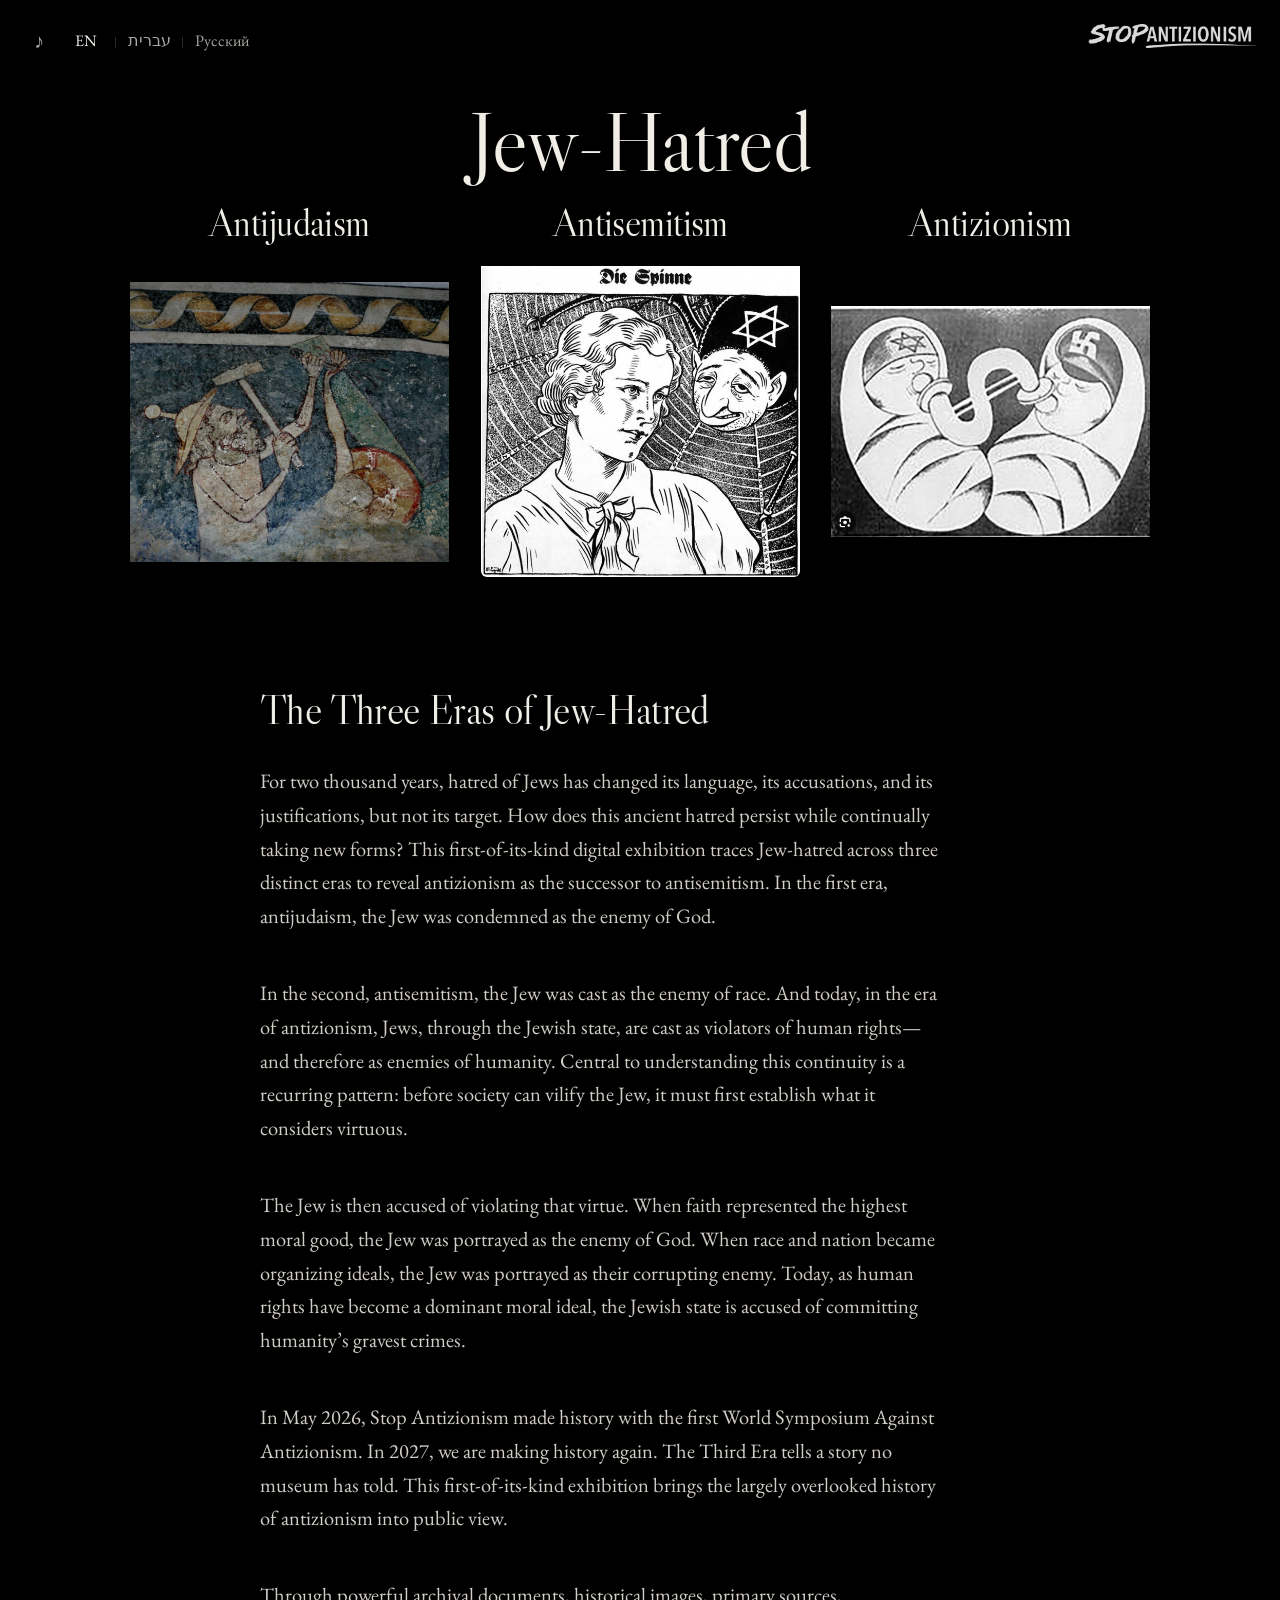
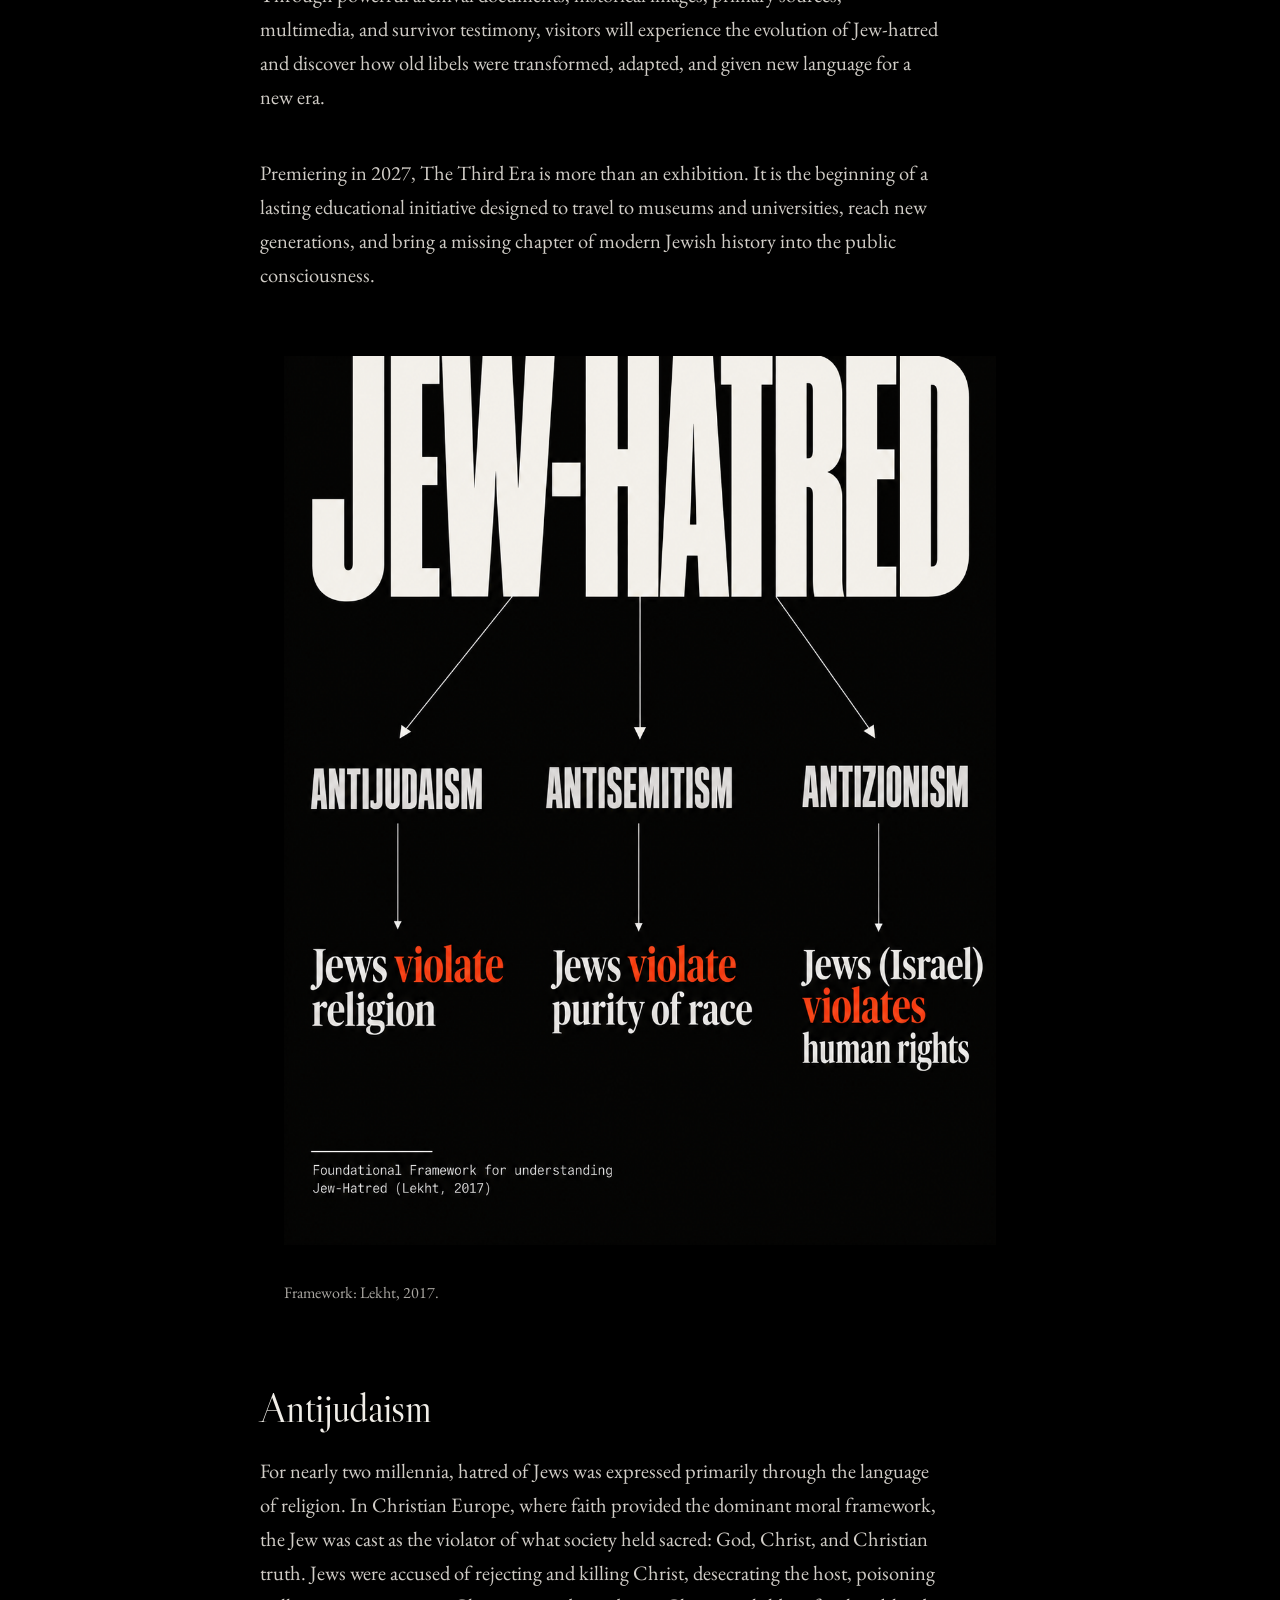
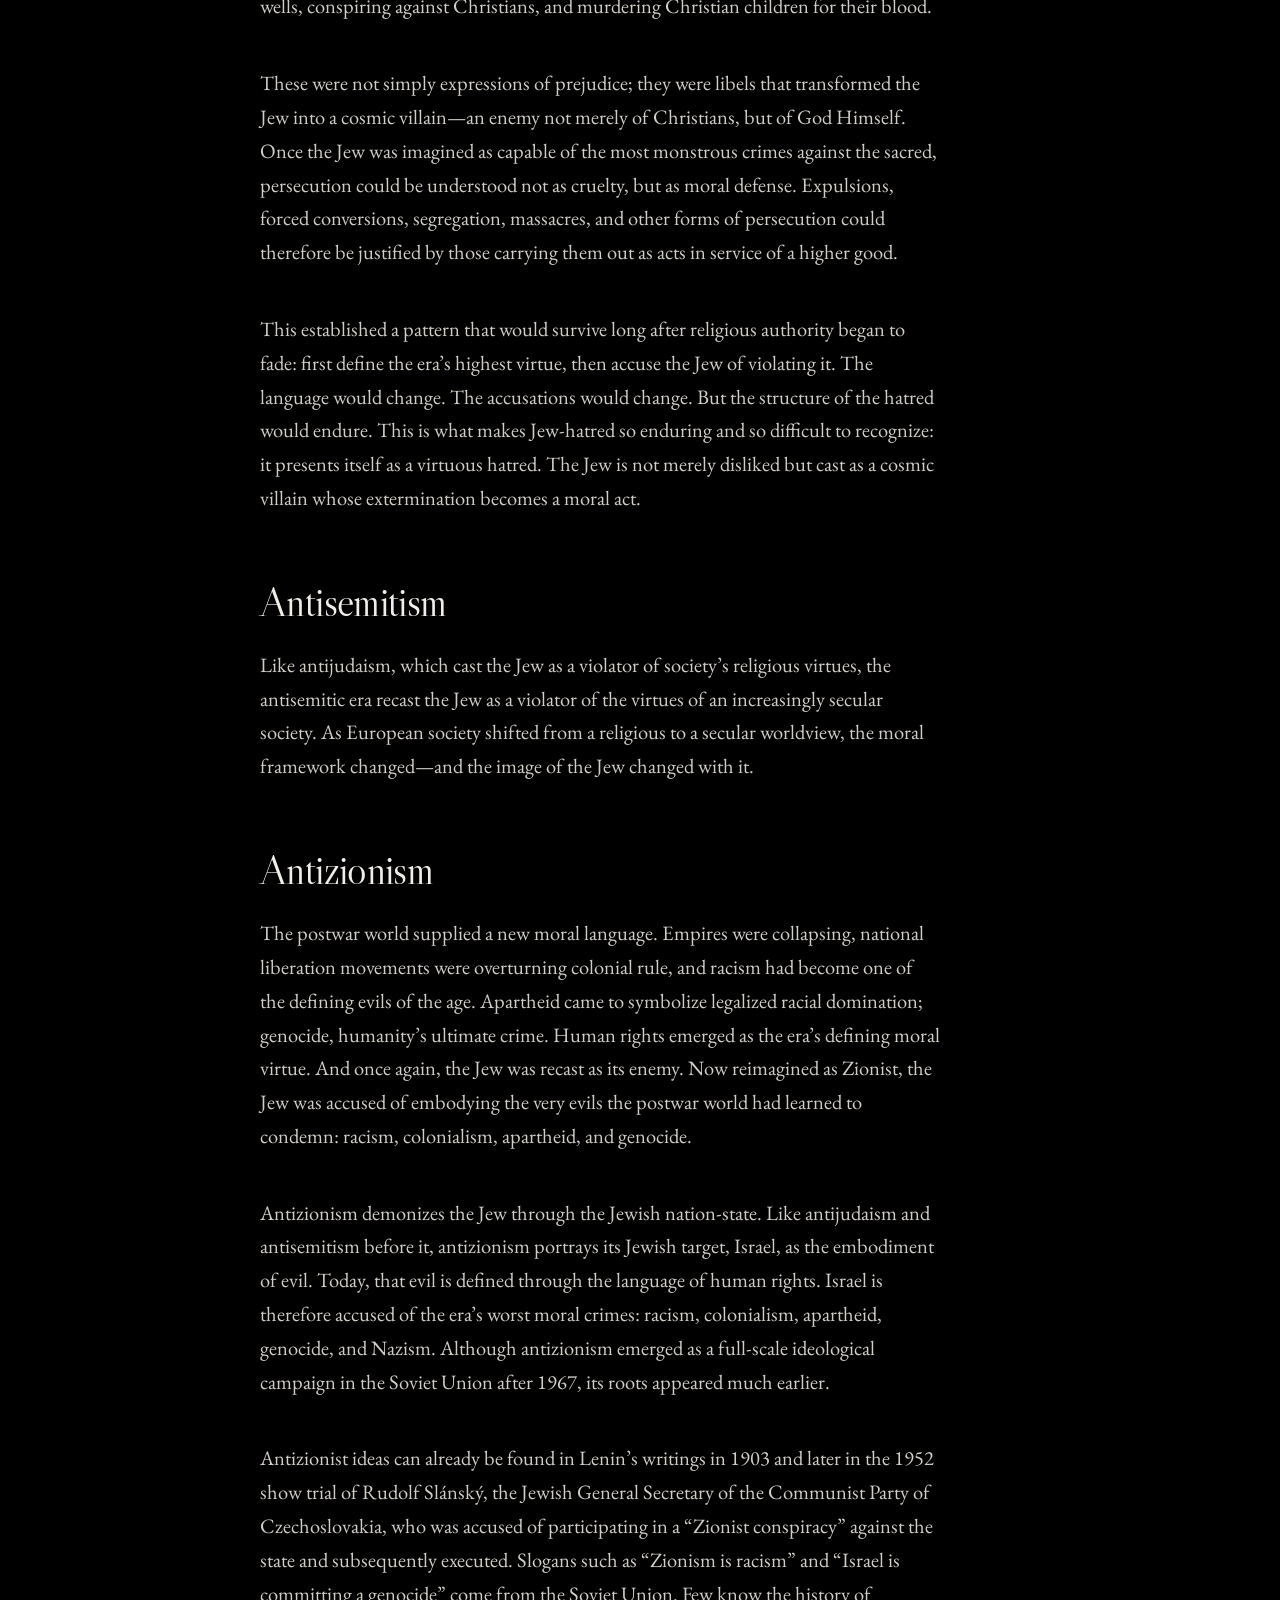
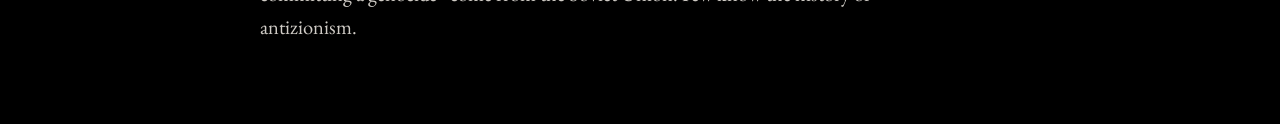
<file: overview.html>
<!DOCTYPE html>
<html lang="en"><head><meta charset="utf-8"><meta name="viewport" content="width=device-width,initial-scale=1"><title>The Three Eras of Jew-Hatred</title><link rel="canonical" href="https://kilejones-alt.github.io/Exhibit-Full/"><meta http-equiv="refresh" content="0;url=index.html"><script>const destination=new URL('index.html',location.href);const language=new URLSearchParams(location.search).get('lang');if(['en','he','ru'].includes(language))destination.searchParams.set('lang',language);location.replace(destination.href);</script></head><body><a href="index.html">Enter the three-room exhibition</a></body></html>
</file>
<file: site.css>
:root{
  --canvas:#17171a;
  --canvas-deep:#121215;
  --surface:#1d1d21;
  --surface-2:#141417;
  --text:#f8f8fc;
  --muted:#c5c5d0;
  --faint:#8d8d99;
  --line:rgba(255,255,255,.14);
  --border:rgba(255,255,255,.055);
  --serif:Garamond,"EB Garamond","Times New Roman",serif;
  --ease:cubic-bezier(.16,1,.3,1);
}
*{box-sizing:border-box;margin:0;padding:0;-webkit-tap-highlight-color:transparent}
html{background:var(--canvas);scroll-behavior:smooth}
body{min-height:100%;overflow-x:hidden;background:var(--canvas);color:var(--text);font-family:-apple-system,BlinkMacSystemFont,"Segoe UI",Roboto,Helvetica,Arial,sans-serif;cursor:default;opacity:0;transform:translateY(14px);filter:blur(7px);transition:opacity .58s var(--ease),transform .58s var(--ease),filter .58s var(--ease)}
body.page-ready{opacity:1;transform:none;filter:none}
body.page-leaving{opacity:0;transform:translateY(-12px) scale(.995);filter:blur(6px);pointer-events:none}
body.new-page{background:radial-gradient(circle at 50% 7%,#24242a 0%,#19191d 42%,#141417 100%)}
button,a{font:inherit}
button:focus-visible,a:focus-visible{outline:1px solid rgba(255,255,255,.55);outline-offset:4px}
#ambient-light{position:fixed;inset:0;pointer-events:none;z-index:1;background:radial-gradient(circle 750px at var(--cursor-x,50%) var(--cursor-y,50%),rgba(255,255,255,.05) 0%,rgba(23,23,26,0) 75%)}
#page-curtain{position:fixed;inset:0;z-index:3000;pointer-events:none;background:linear-gradient(115deg,rgba(15,15,18,.98),rgba(27,27,32,.98));opacity:1;transform:scaleY(1);transform-origin:top;transition:opacity .55s var(--ease),transform .55s var(--ease)}
body.page-ready #page-curtain{opacity:0;transform:scaleY(0)}
body.page-leaving #page-curtain{opacity:1;transform:scaleY(1);transform-origin:bottom}
.site-brand-link{position:fixed;top:1.05rem;right:1.35rem;z-index:120;display:block;width:15rem;opacity:0;transform:translateY(-16px) scale(.985);transition:opacity 1.5s .08s ease,transform 1.5s .08s var(--ease);transform-origin:center}
.site-brand{display:block;width:100%;height:auto;filter:grayscale(1) brightness(0) invert(1);opacity:.9;transition:opacity 1.2s ease,filter 1.2s ease}
body.page-ready .site-brand-link{opacity:1;transform:none}
body.page-ready .site-brand-link:hover{transform:translateY(-7px) scale(1.045)}
body.page-ready .site-brand-link:hover .site-brand{opacity:1;filter:grayscale(1) brightness(0) invert(1) drop-shadow(0 12px 24px rgba(255,255,255,.16))}
.controls-nav{position:fixed;top:1.2rem;left:1.35rem;z-index:120;display:flex;gap:.75rem;align-items:center;opacity:0;transform:translateY(-14px);transition:opacity 1.45s .16s ease,transform 1.45s .16s var(--ease)}
body.page-ready .controls-nav{opacity:1;transform:none}
.nav-box{display:flex;gap:.24rem;align-items:center;font-size:.67rem;letter-spacing:1.05px;text-transform:uppercase;background:rgba(255,255,255,.03);padding:4px 7px;border:1px solid rgba(255,255,255,.06);border-radius:3px;backdrop-filter:blur(8px);box-shadow:0 0 25px rgba(255,255,255,.025),inset 0 0 10px rgba(255,255,255,.015);transition:box-shadow .8s ease,border-color .8s ease,transform .8s var(--ease),background .8s ease}
.nav-box:hover{transform:translateY(-4px);border-color:rgba(255,255,255,.12);background:rgba(255,255,255,.045);box-shadow:0 0 35px rgba(255,255,255,.05),inset 0 0 15px rgba(255,255,255,.03)}
.nav-separator{color:#444}
.lang-btn,.audio-btn,.home-btn{background:none;border:0;color:#888895;cursor:pointer;min-width:34px;min-height:34px;display:inline-flex;align-items:center;justify-content:center;padding:0 4px;touch-action:manipulation;transition:color .6s ease;font:inherit;letter-spacing:inherit;text-transform:uppercase;text-decoration:none}
.lang-btn.active,.lang-btn:hover,.audio-btn:hover,.home-btn:hover{color:#fff}
.audio-btn.is-playing{color:#fff;text-shadow:0 0 14px rgba(255,255,255,.25)}

/* HOMEPAGE — SAME MATTE GALLERY LANGUAGE AS THE ANTIZIONISM EXHIBITION */
.home-main{position:relative;z-index:2;width:min(1180px,100%);min-height:100vh;margin:0 auto;padding:8.6rem 2rem 5.5rem}
.home-intro{text-align:center;opacity:0;transform:translateY(34px);transition:opacity 1.8s .24s ease,transform 1.8s .24s var(--ease)}
body.page-ready .home-intro{opacity:1;transform:none}
.home-kicker{font-size:1.02rem;letter-spacing:.28em;text-transform:uppercase;color:#c5c5d0;font-weight:400;min-height:1.45em;margin-bottom:1.05rem}
.home-title{font-family:var(--serif);font-size:clamp(4rem,8vw,6.35rem);font-weight:400;letter-spacing:.035em;text-transform:uppercase;color:#fff;line-height:.98;text-shadow:0 12px 38px rgba(0,0,0,.35);min-height:1em}
.desktop-connector{display:block;width:100%;height:7.4rem;overflow:visible;margin-top:1.25rem;opacity:0;transition:opacity 1.6s 1.05s ease}
body.page-ready .desktop-connector{opacity:1}
.desktop-connector path{fill:none;stroke:var(--line);stroke-width:1.2;vector-effect:non-scaling-stroke;stroke-dasharray:1200;stroke-dashoffset:1200;transition:stroke-dashoffset 2.6s 1.05s var(--ease)}
body.page-ready .desktop-connector path{stroke-dashoffset:0}
.desktop-connector circle{fill:#d0d0d8;opacity:0;transition:opacity .8s 3s ease}
body.page-ready .desktop-connector circle{opacity:1}
.era-grid{display:grid;grid-template-columns:repeat(3,minmax(0,1fr));gap:1.65rem;position:relative;width:100%;perspective:1300px}
.era-card{position:relative;min-width:0;aspect-ratio:1/1;overflow:hidden;background:#1d1d21;border:1px solid rgba(255,255,255,.03);border-radius:6px;box-shadow:0 20px 50px rgba(0,0,0,.25);text-decoration:none;color:inherit;opacity:0;transform:translateY(40px) scale(.96);transition:opacity 1.4s var(--ease),transform 1.4s var(--ease),border-color 1.5s ease,box-shadow 1.8s var(--ease)}
.era-card.pop-in{opacity:1;transform:translateY(0) scale(1)}
.era-card.pop-in:hover,.era-card.pop-in:focus-visible{transform:translateY(-12px) scale(1.02);border-color:rgba(255,255,255,.08);box-shadow:0 30px 60px rgba(0,0,0,.4)}
.era-card:active{transform:translateY(-5px) scale(1.008)}
.era-card.antizionism{border-color:rgba(255,255,255,.09);box-shadow:0 22px 54px rgba(0,0,0,.32),0 0 28px rgba(255,255,255,.02)}
.era-inner{position:relative;z-index:2;height:100%;display:grid;grid-template-rows:auto 1fr}
.era-head{height:5.15rem;display:flex;align-items:center;justify-content:center;padding:1rem .45rem;background:rgba(20,20,23,.96);border-bottom:1px solid rgba(255,255,255,.04)}
.era-title{font-family:var(--serif);font-size:clamp(1.15rem,2.1vw,1.65rem);font-weight:400;letter-spacing:.04em;text-transform:uppercase;color:#fff;line-height:1.08;text-align:center;min-height:1.2em}
.era-image-wrap{overflow:hidden;background:#141417;min-height:0;display:flex;align-items:center;justify-content:center}
.era-image{display:block;width:100%;height:100%;object-fit:cover;filter:brightness(1) contrast(1.05);transition:transform 4s var(--ease),filter 3s ease}
.era-card:hover .era-image,.era-card:focus-visible .era-image{transform:scale(1.4);filter:brightness(1.18) contrast(1.12)}
.era-arrow{position:absolute;z-index:5;right:.8rem;bottom:.8rem;width:2rem;height:2rem;display:grid;place-items:center;border:1px solid rgba(255,255,255,.12);border-radius:50%;background:rgba(20,20,24,.88);color:#d8d8dd;font-size:.95rem;transition:transform .8s var(--ease),background .8s ease,border-color .8s ease}
.era-card:hover .era-arrow,.era-card:focus-visible .era-arrow{transform:translateX(4px);background:rgba(255,255,255,.06);border-color:rgba(255,255,255,.22)}
.mobile-node{display:none}

/* NEW GALLERY PAGES */
.gallery-index-main{position:relative;z-index:2;width:min(1320px,100%);min-height:100vh;margin:0 auto;padding:10rem 2rem 7rem}
.gallery-heading{text-align:center;margin-bottom:4.25rem;opacity:0;transform:translateY(34px);transition:opacity 1.65s .2s ease,transform 1.65s .2s var(--ease)}
body.page-ready .gallery-heading{opacity:1;transform:none}
.gallery-eyebrow{font-size:.78rem;letter-spacing:.32em;text-transform:uppercase;color:#a5a5b2;margin-bottom:1rem;min-height:1.1em}
.gallery-title{font-family:var(--serif);font-size:clamp(3.3rem,6vw,5.5rem);font-weight:400;letter-spacing:.035em;text-transform:uppercase;color:#fff;line-height:1;min-height:1em}
.gallery-rule{width:min(680px,80%);height:1px;background:linear-gradient(90deg,transparent,rgba(255,255,255,.15),transparent);margin:2rem auto 0;transform:scaleX(0);transition:transform 2s 1s var(--ease)}
body.page-ready .gallery-rule{transform:scaleX(1)}
.exhibit-grid{display:grid;grid-template-columns:repeat(3,minmax(0,1fr));gap:1.65rem;align-items:start}
.exhibit-card{position:relative;overflow:hidden;background:#1d1d21;border:1px solid rgba(255,255,255,.03);border-radius:6px;box-shadow:0 20px 50px rgba(0,0,0,.25);opacity:0;transform:translateY(40px) scale(.96);transition:opacity 1.4s var(--ease),transform 1.4s var(--ease),border-color 1.5s ease,box-shadow 1.8s var(--ease)}
.exhibit-card.pop-in{opacity:1;transform:translateY(0) scale(1)}
.exhibit-card.pop-in:hover{transform:translateY(-12px) scale(1.02);border-color:rgba(255,255,255,.08);box-shadow:0 30px 60px rgba(0,0,0,.4)}
.exhibit-title{position:relative;z-index:3;font-family:var(--serif);font-size:1.38rem;font-weight:400;letter-spacing:.04em;text-transform:uppercase;text-align:center;padding:1.25rem .8rem;color:#fff;border-bottom:1px solid rgba(255,255,255,.04);background:rgba(20,20,23,.96);min-height:4.4rem;display:flex;align-items:center;justify-content:center}
.exhibit-image-button{position:relative;display:block;width:100%;border:0;background:#141417;cursor:pointer;overflow:hidden;aspect-ratio:1/1;padding:0}
.exhibit-image-button::after{content:attr(data-hint);position:absolute;right:12px;bottom:12px;z-index:4;background:rgba(20,20,24,.88);color:#ccc;font-size:.64rem;letter-spacing:1px;padding:6px 9px;text-transform:uppercase;border:1px solid rgba(255,255,255,.08);pointer-events:none;opacity:1;transform:translateY(0);transition:opacity .8s var(--ease),transform .8s var(--ease)}
.exhibit-image-button:hover::after,.exhibit-image-button:focus-visible::after{opacity:0;transform:translateY(8px)}
.exhibit-image{display:block;width:100%;height:100%;object-fit:cover;transition:transform 4s var(--ease),filter 3s ease;filter:brightness(1) contrast(1.05)}
.exhibit-image-button:hover .exhibit-image,.exhibit-image-button:focus-visible .exhibit-image{transform:scale(1.4);filter:brightness(1.18) contrast(1.12)}
.exhibit-body{position:relative;z-index:3;padding:1.12rem}
.exhibit-meta{font-size:.82rem;color:#d5d5e0;line-height:1.58;padding:.15rem .15rem .95rem;border-bottom:1px solid rgba(255,255,255,.04);margin-bottom:.85rem;min-height:4.45rem;opacity:0;transform:translateY(18px);transition:opacity 1.25s var(--ease),transform 1.6s var(--ease)}
.exhibit-card.pop-in .exhibit-meta.meta-visible{opacity:1;transform:none}
.exhibit-meta>div{min-height:1.45rem}
.exhibit-meta strong{color:#fff;font-weight:600}
.info-block{margin-top:.68rem;background:rgba(255,255,255,.02);padding:1rem;border-left:1px solid rgba(255,255,255,.06);border-radius:0 4px 4px 0;cursor:pointer;touch-action:manipulation;opacity:0;transform:translateY(30px) scale(.97);transition:opacity 1.2s var(--ease),transform 1.8s var(--ease),border-color 1.5s ease,background 1.5s ease,box-shadow 1.5s ease}
.info-block.pop-in{opacity:1;transform:translateY(0) scale(1)}
.info-block.pop-in:hover,.info-block.pop-in:active{transform:translateY(-8px) scale(1.025);border-left-color:rgba(255,255,255,.2);background:rgba(255,255,255,.04);box-shadow:0 18px 34px rgba(0,0,0,.16)}
.info-block h3{font-size:.72rem;text-transform:uppercase;letter-spacing:1.2px;color:#b8b8c8;margin-bottom:.38rem;min-height:1em}
.info-block p{font-size:.84rem;line-height:1.58;color:#f2f2f6;min-height:3.1rem}
.placeholder-badge{display:inline-block;margin-top:.9rem;font-size:.62rem;letter-spacing:.12em;text-transform:uppercase;color:#9b9ba8;min-height:1em}
}

/* LIGHTBOX */
#lightbox{position:fixed;inset:0;z-index:1000;background:rgba(10,10,13,.965);display:flex;flex-direction:column;align-items:center;justify-content:center;opacity:0;visibility:hidden;pointer-events:none;transition:opacity .8s var(--ease),visibility .8s ease;padding:2rem;cursor:pointer;backdrop-filter:blur(12px)}
#lightbox.active{opacity:1;visibility:visible;pointer-events:auto}
#lightbox img{max-width:90vw;max-height:84vh;object-fit:contain;border:1px solid rgba(255,255,255,.1);box-shadow:0 30px 80px rgba(0,0,0,.8);transform:scale(.88);transition:transform .8s var(--ease)}
#lightbox.active img{transform:scale(1)}
#lightbox-close{position:absolute;top:1.2rem;right:1.4rem;background:none;border:0;color:#fff;font-size:2.4rem;cursor:pointer;padding:10px;transition:transform .5s ease}
#lightbox-close:hover{transform:scale(1.2)}
#lightbox-caption{margin-top:1rem;color:#aaa;letter-spacing:1.5px;text-transform:uppercase;font-size:.72rem;text-align:center}

[dir="rtl"] .controls-nav{left:auto;right:1.35rem}
[dir="rtl"] .site-brand-link{right:auto;left:1.35rem}
[dir="rtl"] .info-block{border-left:0;border-right:1px solid rgba(255,255,255,.06);border-radius:4px 0 0 4px}
[dir="rtl"] .exhibit-image-button::after{right:auto;left:12px}

@media(max-width:900px){
  .site-brand-link{width:11.5rem}
  .gallery-index-main{padding-left:1rem;padding-right:1rem}
  .exhibit-grid{gap:.95rem}
  .exhibit-title{font-size:1.08rem}
}
@media(max-width:720px){
  .site-brand-link{top:.7rem;right:.65rem;width:8.3rem}
  [dir="rtl"] .site-brand-link{left:.65rem}
  .controls-nav{top:.65rem;left:.55rem;gap:.25rem}
  [dir="rtl"] .controls-nav{right:.55rem}
  .nav-box{font-size:.61rem;letter-spacing:.7px;padding:3px 5px;gap:.1rem;min-height:0}
  .lang-btn,.audio-btn,.home-btn{min-width:36px;min-height:36px;padding:0 3px}
  .home-main{padding:6.4rem .48rem 4.5rem}
  .home-kicker{font-size:.66rem;letter-spacing:.22em;margin-bottom:.85rem}
  .home-title{font-size:clamp(2.18rem,10.4vw,3.12rem);letter-spacing:.02em;line-height:.95;white-space:nowrap} 
  .desktop-connector{display:none}
  .era-grid{display:flex;flex-direction:column;align-items:center;gap:3.7rem;margin-top:5.1rem;padding-bottom:3rem}
  .era-grid::before{content:"";position:absolute;left:50%;top:-5.1rem;bottom:1rem;width:1px;transform:translateX(-50%);background:linear-gradient(180deg,rgba(255,255,255,.3),rgba(255,255,255,.13) 90%,transparent);z-index:0}
  .era-card{width:calc(100vw - .96rem);max-width:none;aspect-ratio:1/1;z-index:2;border-radius:6px}
  .era-head{height:4rem;padding:.75rem .35rem}
  .era-title{font-size:clamp(1.28rem,6vw,1.72rem)}
  .mobile-node{display:block;position:absolute;z-index:5;top:-3.83rem;left:50%;width:.5rem;height:.5rem;border-radius:50%;transform:translateX(-50%);background:#d4d4da;box-shadow:0 0 12px rgba(255,255,255,.2)}
  .gallery-index-main{padding:7.5rem .48rem 4rem}
  .gallery-heading{margin-bottom:3rem}
  .gallery-eyebrow{font-size:.58rem;letter-spacing:.24em}
  .gallery-title{font-size:clamp(2.6rem,12vw,3.6rem)}
  .exhibit-grid{display:flex;flex-direction:column;gap:3.2rem}
  .exhibit-card{width:calc(100vw - .96rem);border-radius:6px}
  .exhibit-title{font-size:1.48rem;padding:1.05rem .55rem;min-height:4.1rem}
  .exhibit-image-button{aspect-ratio:1/1}
  .exhibit-body{padding:1rem}
  .exhibit-meta{font-size:.86rem}
  .info-block{padding:1rem}
  .info-block h3{font-size:.72rem}
  .info-block p{font-size:.88rem}
}
@media(max-width:420px){
  .home-main{padding-left:.35rem;padding-right:.35rem}
  .era-card{width:calc(100vw - .7rem)}
  .gallery-index-main{padding-left:.35rem;padding-right:.35rem}
  .exhibit-card{width:calc(100vw - .7rem)}
}
@media(prefers-reduced-motion:reduce){*{animation:none!important;transition:none!important;scroll-behavior:auto!important}body{opacity:1;transform:none;filter:none}}


/* SERIOUS GALLERY-DOOR ENTRY TRANSITION — MOBILE-SAFE TRUE CARD FLIP */
.era-card{
  overflow:visible;
  perspective:1500px;
  -webkit-perspective:1500px;
  transform-style:preserve-3d;
  -webkit-transform-style:preserve-3d;
}
.era-card::before{
  content:"";position:absolute;inset:-1px;border-radius:7px;pointer-events:none;z-index:20;opacity:0;
  box-shadow:0 0 0 1px rgba(255,255,255,.12),0 38px 110px rgba(0,0,0,.78);
  transition:opacity 1.15s ease
}
.door-rotator{
  position:absolute;inset:0;border-radius:6px;
  transform:translateZ(0) rotateY(0deg);
  -webkit-transform:translateZ(0) rotateY(0deg);
  transform-style:preserve-3d;
  -webkit-transform-style:preserve-3d;
  transform-origin:center center;
  -webkit-transform-origin:center center;
  will-change:transform;
  transition:transform .72s cubic-bezier(.22,.72,.22,1);
  -webkit-transition:-webkit-transform .72s cubic-bezier(.22,.72,.22,1)
}
.door-face{
  position:absolute;inset:0;overflow:hidden;border-radius:6px;background:#1d1d21;
  backface-visibility:hidden;
  -webkit-backface-visibility:hidden;
  transform-style:preserve-3d;
  -webkit-transform-style:preserve-3d;
  will-change:transform
}
.door-front{transform:rotateY(0deg) translateZ(1px);-webkit-transform:rotateY(0deg) translateZ(1px)}
.door-back{
  transform:rotateY(180deg) translateZ(1px);
  -webkit-transform:rotateY(180deg) translateZ(1px);
  background:#0a0a0c;isolation:isolate;perspective:1200px;-webkit-perspective:1200px
}
.door-back::before{
  content:"";position:absolute;inset:0;z-index:0;
  background-image:linear-gradient(rgba(7,7,9,.82),rgba(7,7,9,.91)),var(--door-image);
  background-position:center;background-size:cover;
  transform:scaleX(-1) scale(1.02);
  -webkit-transform:scaleX(-1) scale(1.02);
  filter:grayscale(1) contrast(1.1);
  opacity:.38
}
.door-aperture{
  position:absolute;inset:0;z-index:1;
  background:radial-gradient(ellipse at center,rgba(70,70,78,.24) 0%,rgba(12,12,15,.96) 50%,#050506 100%);
  box-shadow:inset 0 0 85px rgba(0,0,0,.95)
}
.door-panel{
  position:absolute;top:0;bottom:0;width:50.15%;z-index:3;
  background:linear-gradient(105deg,rgba(35,35,40,.96) 0%,rgba(20,20,24,.98) 58%,rgba(11,11,14,1) 100%);
  border:1px solid rgba(255,255,255,.06);
  box-shadow:inset 0 0 52px rgba(255,255,255,.012),0 0 34px rgba(0,0,0,.78);
  transition:transform 1.05s cubic-bezier(.22,.72,.22,1),filter .8s ease;
  -webkit-transition:-webkit-transform 1.05s cubic-bezier(.22,.72,.22,1),filter .8s ease;
  will-change:transform
}
.door-panel::before{content:"";position:absolute;inset:7%;border:1px solid rgba(255,255,255,.035);background:linear-gradient(180deg,rgba(255,255,255,.018),transparent 52%,rgba(0,0,0,.18))}
.door-panel-left{left:0;transform-origin:left center;-webkit-transform-origin:left center;border-right-color:rgba(255,255,255,.18)}
.door-panel-right{right:0;transform-origin:right center;-webkit-transform-origin:right center;border-left-color:rgba(0,0,0,.9)}
.door-panel-left::after,.door-panel-right::after{content:"";position:absolute;top:0;bottom:0;width:1px;background:rgba(255,255,255,.11)}
.door-panel-left::after{right:0}.door-panel-right::after{left:0}
.door-back-label{
  position:absolute;inset:0;z-index:5;display:flex;flex-direction:column;align-items:center;justify-content:center;gap:.7rem;
  text-align:center;padding:1rem;pointer-events:none;
  transition:opacity .8s ease,transform 1s var(--ease)
}
.era-back-title{font-family:var(--serif);font-size:clamp(1.25rem,2.3vw,2rem);font-weight:400;letter-spacing:.06em;text-transform:uppercase;color:#f8f8fc;text-shadow:0 12px 28px rgba(0,0,0,.82)}
.era-enter{font-size:.62rem;letter-spacing:.24em;text-transform:uppercase;color:#b8b8c1;border-top:1px solid rgba(255,255,255,.16);padding-top:.7rem}
.era-card.door-flipping{z-index:60;transform:translateY(-10px) scale(1.035)!important;box-shadow:0 48px 120px rgba(0,0,0,.78)!important;pointer-events:none}
.era-card.door-flipping::before{opacity:1}
.era-card.door-flipping .door-rotator{transform:translateZ(0) rotateY(180deg);-webkit-transform:translateZ(0) rotateY(180deg)}
.era-card.door-back-visible .door-back-label{opacity:1}
.era-card.door-opening .door-back-label{opacity:0;transform:scale(.95)}
.era-card.door-opening .door-panel-left{transform:rotateY(-88deg);-webkit-transform:rotateY(-88deg);filter:brightness(.66)}
.era-card.door-opening .door-panel-right{transform:rotateY(88deg);-webkit-transform:rotateY(88deg);filter:brightness(.66)}
.era-card.door-opening .door-aperture{animation:apertureDeepen 1.15s cubic-bezier(.22,.72,.22,1) forwards}
body.door-transitioning .era-card:not(.door-flipping){opacity:.22;filter:brightness(.48);transform:scale(.98)}
body.door-transitioning .home-intro,body.door-transitioning .desktop-connector,body.door-transitioning .controls-nav,body.door-transitioning .site-brand-link{opacity:.22;transition-duration:.8s}
@keyframes apertureDeepen{0%{filter:brightness(.62);transform:scale(.94)}100%{filter:brightness(1.2);transform:scale(1.12)}}
@media(max-width:720px){
  .era-card.door-flipping{transform:translateY(-3px) scale(1.012)!important}
  .era-back-title{font-size:clamp(1.4rem,7vw,2rem)}
  .era-enter{font-size:.58rem}
  .door-rotator{transition-duration:.64s;-webkit-transition-duration:.64s}
  .door-panel{transition-duration:.94s;-webkit-transition-duration:.94s}
}
@media(prefers-reduced-motion:reduce){.door-rotator,.door-panel,.door-back-label{transition:none!important}}
@media(prefers-reduced-motion:reduce){body.title-afterglow .desktop-connector path,body.title-afterglow .desktop-connector circle,body.title-afterglow .era-card,body.title-afterglow .era-arrow{filter:none;transform:none;transition:none}}


/* MOBILE CONTROL RELIABILITY */
.lang-btn:focus-visible,.audio-btn:focus-visible,.home-btn:focus-visible,.era-card:focus-visible{outline:2px solid rgba(255,255,255,.92);outline-offset:3px}
@media(max-width:720px){.controls-nav{max-width:calc(100vw - 1.1rem);flex-wrap:wrap}.site-brand-link{top:max(.7rem,env(safe-area-inset-top))}.controls-nav{top:max(.65rem,env(safe-area-inset-top));left:max(.55rem,env(safe-area-inset-left))}}


/* 2026-08-15 CURRENT FULL-REPO PARITY + COMPACT CONTROLS */
.site-brand-link{top:1.25rem;right:1.5rem;width:10.5rem}
.site-brand{opacity:.82}
body.page-ready .site-brand-link:hover{transform:translateY(-3px) scale(1.025)}
body.page-ready .site-brand-link:hover .site-brand{opacity:.98;filter:grayscale(1) brightness(0) invert(1) drop-shadow(0 8px 18px rgba(255,255,255,.08))}
.controls-nav{gap:.5rem}
.nav-box{font-size:.67rem;letter-spacing:1.05px;padding:4px 7px;gap:.24rem}
.lang-btn,.audio-btn,.home-btn{min-width:34px;min-height:34px;padding:0 4px}

.home-main{width:min(1040px,100%);padding:7.7rem 2.25rem 5.25rem}
.home-title{font-size:clamp(3.75rem,6.2vw,5.25rem);letter-spacing:.04em}
.home-title-char{display:inline-block;color:inherit;transform-origin:50% 62%;will-change:color,transform,filter}
.home-title-char.is-space{width:.28em}
.home-title.title-sweep-running .home-title-char:not(.is-space){animation:homeTitleOxbloodSweep .36s cubic-bezier(.22,.61,.36,1) both;animation-delay:var(--sweep-delay,0ms)}
.home-title.title-sweep-running .home-title-char.is-punctuation{animation-duration:.24s}
@keyframes homeTitleOxbloodSweep{0%,100%{color:#fff;transform:translateY(0) scale(1);filter:brightness(1)}22%,68%{color:#981f24;transform:translateY(-.01em) scale(1.015);filter:brightness(1.04)}}
.home-statement{max-width:760px;margin:1.25rem auto 0;font-size:clamp(.7rem,.9vw,.82rem);line-height:1.75;letter-spacing:.15em;text-transform:uppercase;color:#bcbcc7;font-weight:400}
.desktop-connector{height:5.8rem}
.era-grid{gap:1.35rem;width:min(960px,100%);margin:0 auto}
/* Door art is shown in full; no top/bottom crop. */
.era-image{object-fit:contain;background:#141417}
.era-card:hover .era-image,.era-card:focus-visible .era-image{transform:scale(1.075);filter:brightness(1.1) contrast(1.08)}

/* Exhibition announcement */
.exhibition-announcement{width:min(860px,92%);margin:6.5rem auto 1rem;padding:3.2rem 1rem 1.5rem;text-align:center;position:relative}
.announcement-rule{width:min(520px,72%);height:1px;margin:0 auto 2.5rem;background:linear-gradient(90deg,transparent,rgba(255,255,255,.18),transparent)}
.announcement-eyebrow{font-size:.64rem;letter-spacing:.28em;text-transform:uppercase;color:#9f9faa;margin-bottom:1.4rem}
.announcement-presenter{font-size:.74rem;letter-spacing:.14em;text-transform:uppercase;color:#c7c7d0;line-height:1.7;margin-bottom:1.35rem}
.announcement-title{font-family:var(--serif);font-size:clamp(2.2rem,4.6vw,4.15rem);font-weight:400;line-height:1.06;letter-spacing:.015em;color:#fff;text-wrap:balance}
.announcement-subtitle{font-family:var(--serif);font-size:clamp(1.1rem,2vw,1.55rem);font-style:italic;color:#cacad3;margin:1.2rem auto 0;line-height:1.35}
.announcement-deck{max-width:680px;margin:1.5rem auto 0;font-size:.86rem;line-height:1.85;color:#a9a9b4;letter-spacing:.025em}
.announcement-link{display:inline-flex;align-items:center;gap:.75rem;margin-top:2rem;padding:.75rem 0;color:#f3f3f7;text-decoration:none;font-size:.68rem;letter-spacing:.22em;text-transform:uppercase;border-bottom:1px solid rgba(255,255,255,.24);transition:border-color .5s ease,color .5s ease,gap .7s var(--ease)}
.announcement-link:hover,.announcement-link:focus-visible{gap:1rem;border-color:rgba(255,255,255,.65);color:#fff}

/* Exhibition overview */
.overview-main{position:relative;z-index:2;width:min(1180px,100%);margin:0 auto;padding:10.5rem 2rem 7rem}
.overview-hero{max-width:980px;margin:0 auto 7rem;text-align:center}
.overview-institution{font-size:.7rem;letter-spacing:.2em;text-transform:uppercase;color:#b6b6c0;line-height:1.7}
.overview-kicker{margin-top:1.2rem;font-size:.64rem;letter-spacing:.3em;text-transform:uppercase;color:#8f8f9b}
.overview-title{margin-top:1.5rem;font-family:var(--serif);font-size:clamp(3.2rem,7vw,6.6rem);font-weight:400;line-height:.98;letter-spacing:.015em;text-wrap:balance}
.overview-subtitle{margin:1.8rem auto 0;font-family:var(--serif);font-size:clamp(1.25rem,2.6vw,2rem);font-style:italic;color:#d0d0d8;line-height:1.3}
.overview-deck{max-width:760px;margin:2rem auto 0;font-size:1.02rem;line-height:1.9;color:#b8b8c3}
.overview-location{margin-top:2rem;font-size:.66rem;letter-spacing:.28em;text-transform:uppercase;color:#92929e}
.overview-body{width:min(1040px,100%);margin:0 auto}
.overview-section{display:grid;grid-template-columns:minmax(150px,240px) minmax(0,1fr);gap:4rem;padding:4.5rem 0;border-top:1px solid rgba(255,255,255,.08)}
.overview-label{font-size:.64rem;letter-spacing:.25em;text-transform:uppercase;color:#90909c;padding-top:.45rem}
.overview-copy{max-width:760px}
.overview-copy h2{font-family:var(--serif);font-size:clamp(1.9rem,3.5vw,3rem);font-weight:400;line-height:1.1;margin-bottom:1.5rem;color:#fff}
.overview-copy p{font-size:.98rem;line-height:1.95;color:#c8c8d1;margin-top:1.25rem}
.stream-grid,.sequence-list{display:grid;gap:0;margin-top:2.4rem;border-top:1px solid rgba(255,255,255,.08)}
.stream-item,.sequence-item{display:grid;grid-template-columns:3.5rem minmax(0,1fr);gap:1.1rem;padding:1.65rem 0;border-bottom:1px solid rgba(255,255,255,.08)}
.stream-number,.sequence-number{font-family:var(--serif);font-size:1.25rem;color:#8f8f9a}
.stream-item h3,.sequence-item h3{font-family:var(--serif);font-size:1.35rem;font-weight:400;color:#fff;margin-bottom:.45rem}
.stream-item p,.sequence-item p{margin:0;font-size:.92rem;line-height:1.8;color:#bcbcc6}
.overview-partnership{margin-top:1.5rem;padding:2rem 2.1rem;border:1px solid rgba(255,255,255,.1);background:rgba(255,255,255,.018)}
.overview-contact{margin-top:1.5rem;font-size:.76rem!important;letter-spacing:.07em;color:#e1e1e7!important}
.overview-contact a{color:#fff;text-decoration:none;border-bottom:1px solid rgba(255,255,255,.22)}
.overview-closing{padding:7rem 1rem 2rem;text-align:center;border-top:1px solid rgba(255,255,255,.08)}
.overview-closing blockquote{max-width:920px;margin:0 auto;font-family:var(--serif);font-size:clamp(2rem,4.8vw,4.3rem);font-weight:400;line-height:1.1;color:#f4f4f8;text-wrap:balance}
.overview-closing p{margin-top:1.8rem;font-size:.68rem;letter-spacing:.23em;text-transform:uppercase;color:#8f8f9b}

@media(max-width:900px){.site-brand-link{width:9.4rem}}
@media(max-width:720px){
  .site-brand-link{top:.75rem;right:.65rem;width:7.2rem}
  [dir="rtl"] .site-brand-link{left:.65rem}
  .controls-nav{gap:.3rem}
  .nav-box{font-size:.61rem;letter-spacing:.7px;padding:3px 5px;gap:.1rem;min-height:0}
  .lang-btn,.audio-btn,.home-btn{min-width:36px;min-height:36px;padding:0 3px}
  .home-statement{max-width:92%;margin-top:1rem;font-size:.62rem;line-height:1.7;letter-spacing:.11em}
  .exhibition-announcement{width:100%;margin:4.2rem auto 0;padding:2.5rem 1rem 1rem}
  .announcement-rule{margin-bottom:2rem}
  .announcement-presenter{font-size:.62rem;letter-spacing:.11em}
  .announcement-title{font-size:clamp(2rem,10vw,3rem)}
  .announcement-subtitle{font-size:1.05rem}
  .announcement-deck{font-size:.79rem;line-height:1.75}
  .overview-main{padding:8.5rem 1.05rem 4rem}
  .overview-hero{margin-bottom:4.5rem}
  .overview-title{font-size:clamp(2.7rem,13vw,4.2rem)}
  .overview-deck{font-size:.94rem;line-height:1.8}
  .overview-section{grid-template-columns:1fr;gap:1.25rem;padding:3.25rem 0}
  .overview-label{padding-top:0}
  .overview-copy p{font-size:.94rem;line-height:1.85}
  .overview-partnership{padding:1.4rem}
  .overview-closing{padding:4.5rem .25rem 1rem}
}

/* FINAL DOOR ART FIT: preserve complete artwork, including Fuentes footer/date. */
.home-page .era-image,.home-page .era-card:hover .era-image,.home-page .era-card:focus-visible .era-image{object-fit:contain!important;object-position:50% 50%!important;transform:none!important;}
.home-page .era-card.antizionism .era-image-wrap{padding:0!important;background:#0d0d10!important;}
.home-page .era-card.antizionism .era-image{width:100%!important;height:100%!important;max-width:100%!important;max-height:100%!important;object-fit:contain!important;object-position:50% 50%!important;transform:none!important;}



/* AWARD HOME IMAGE PIPELINE — soft resolve without changing the selected door art. */
.era-image-wrap>.responsive-art-picture{display:block;width:100%;height:100%}
.era-image-wrap>.responsive-art-picture>.era-image{width:100%;height:100%}
.home-page .era-image.door-source-image{
  opacity:.08;
  filter:blur(7px) brightness(.9) contrast(1.02);
  transition:opacity .9s cubic-bezier(.16,1,.3,1),filter 1.25s ease!important;
  animation:doorImageFailsafe .65s 3s forwards;
}
.home-page .era-image.door-source-image.is-loaded{
  opacity:1;
  filter:brightness(1) contrast(1.05);
}
@keyframes doorImageFailsafe{to{opacity:1;filter:brightness(1) contrast(1.05)}}
@media(prefers-reduced-motion:reduce){.home-page .era-image.door-source-image{opacity:1!important;filter:brightness(1) contrast(1.05)!important;animation:none!important}}

/* 2026-08-16 — HISTORICAL THRESHOLD / APERTURE ENTRANCE */
:root{
  --museum-sans:"Source Sans 3",-apple-system,BlinkMacSystemFont,"Segoe UI",sans-serif;
  --museum-serif:"Cormorant Garamond",Georgia,"Times New Roman",serif;
  --home-display:Garamond,"EB Garamond","Times New Roman",serif;
}
body{font-family:var(--museum-sans);font-optical-sizing:auto}
.home-title{font-family:var(--home-display)}
.era-title,.era-back-title{font-family:var(--museum-serif);font-weight:500}
.home-kicker,.controls-nav{font-family:var(--museum-sans)}

/* Homepage threshold transitions: restored folding-door entrance. */
body.title-afterglow .desktop-connector path,
body.title-afterglow .desktop-connector circle{
  stroke:rgba(128,18,28,.88);
  filter:drop-shadow(0 0 6px rgba(128,18,28,.28));
}
body.title-afterglow .era-card{
  border-color:rgba(255,255,255,.09);
  box-shadow:0 20px 46px rgba(0,0,0,.34);
}
body.title-afterglow .era-card .era-head{
  background:linear-gradient(180deg,rgba(18,18,22,.98),rgba(12,12,14,.92));
}
body.title-afterglow .era-arrow{
  opacity:.92;
  transform:translateX(3px);
}
@media(prefers-reduced-motion:reduce){
  body.aperture-preparing .historical-threshold,
  body.aperture-preparing .home-intro,
  body.aperture-preparing .desktop-connector,
  body.aperture-preparing .controls-nav,
  body.aperture-preparing .site-brand-link{transition:none!important}
  #era-aperture-layer,#era-aperture-disc{animation:none!important;transition:none!important}
}


/* V7 — single-motion threshold opening. One hinge, no flip/back-label/panel choreography. */
.era-card.historical-threshold { overflow:visible; perspective:1500px; }
.era-card.historical-threshold .door-rotator {
  transform-origin:left center!important;
  -webkit-transform-origin:left center!important;
  transform:perspective(1500px) rotateY(0deg)!important;
  -webkit-transform:perspective(1500px) rotateY(0deg)!important;
  transition:transform .78s cubic-bezier(.2,.72,.2,1),filter .78s ease,opacity .78s ease!important;
  -webkit-transition:-webkit-transform .78s cubic-bezier(.2,.72,.2,1),filter .78s ease,opacity .78s ease!important;
}
.era-card.historical-threshold .door-back,
.era-card.historical-threshold .door-panel,
.era-card.historical-threshold .door-aperture,
.era-card.historical-threshold .door-back-label { display:none!important; }
.era-card.historical-threshold.door-opening {
  z-index:80;
  pointer-events:none;
  box-shadow:0 42px 110px rgba(0,0,0,.68)!important;
}
.era-card.historical-threshold.door-opening .door-rotator {
  transform:perspective(1500px) rotateY(-82deg)!important;
  -webkit-transform:perspective(1500px) rotateY(-82deg)!important;
  filter:brightness(.76);
}
body.door-transitioning .era-card:not(.door-opening){opacity:.32!important;filter:brightness(.56)!important;transform:scale(.985)!important;}
body.door-transitioning .home-intro,body.door-transitioning .desktop-connector,body.door-transitioning .controls-nav,body.door-transitioning .site-brand-link{opacity:.28!important;transition:opacity .58s ease!important;}
@media(max-width:720px){
  .era-card.historical-threshold .door-rotator{transition-duration:.7s!important;-webkit-transition-duration:.7s!important}
  .era-card.historical-threshold.door-opening .door-rotator{transform:perspective(1200px) rotateY(-79deg)!important;-webkit-transform:perspective(1200px) rotateY(-79deg)!important}
}


/* LIONS-INSPIRED PAGE-FLIP TRANSITION — one continuous sheet turn. */
.era-card.pageflip-source{opacity:0!important;pointer-events:none!important}
body.pageflip-transitioning .home-intro,
body.pageflip-transitioning .desktop-connector,
body.pageflip-transitioning .controls-nav,
body.pageflip-transitioning .site-brand-link,
body.pageflip-transitioning .era-card:not(.pageflip-source){
  opacity:.18!important;
  transition:opacity .42s ease!important;
}
#era-pageflip-layer{
  position:fixed;inset:0;z-index:5200;pointer-events:none;
  perspective:1900px;-webkit-perspective:1900px;
  background:rgba(10,10,13,0);
  transition:background .7s ease;
}
#era-pageflip-layer.is-turning{background:rgba(10,10,13,.72)}
.era-pageflip-destination,
.era-pageflip-sheet{
  position:absolute;
  left:var(--flip-left);top:var(--flip-top);
  width:var(--flip-width);height:var(--flip-height);
  border-radius:6px;
}
.era-pageflip-destination{
  display:grid;place-items:center;overflow:hidden;
  background:radial-gradient(circle at 52% 46%,#25252b 0%,#161619 54%,#0e0e11 100%);
  border:1px solid rgba(255,255,255,.07);
  box-shadow:0 28px 90px rgba(0,0,0,.56);
  opacity:.3;transform:scale(.985);
  transition:opacity .62s .12s ease,transform .84s cubic-bezier(.2,.78,.18,1),
             left .84s cubic-bezier(.2,.78,.18,1),top .84s cubic-bezier(.2,.78,.18,1),
             width .84s cubic-bezier(.2,.78,.18,1),height .84s cubic-bezier(.2,.78,.18,1),border-radius .84s ease;
}
#era-pageflip-layer.is-turning .era-pageflip-destination{
  left:0;top:0;width:100vw;height:100vh;border-radius:0;opacity:1;transform:scale(1);
}
.era-pageflip-destination-label{
  font-family:var(--museum-serif,var(--serif));font-size:clamp(2.4rem,7vw,7rem);font-weight:500;
  letter-spacing:.035em;text-transform:uppercase;color:rgba(255,255,255,.14);
  transform:translateY(18px);opacity:0;
  transition:opacity .52s .3s ease,transform .78s .2s cubic-bezier(.16,1,.3,1);
}
#era-pageflip-layer.is-turning .era-pageflip-destination-label{opacity:1;transform:none}
.era-pageflip-sheet{
  transform-style:preserve-3d;-webkit-transform-style:preserve-3d;
  transform-origin:left center;-webkit-transform-origin:left center;
  will-change:transform,filter;
  box-shadow:0 26px 70px rgba(0,0,0,.5);
}
.era-pageflip-face{
  position:absolute;inset:0;overflow:hidden;border-radius:6px;
  backface-visibility:hidden;-webkit-backface-visibility:hidden;
}
.era-pageflip-front{background:#17171a}
.era-pageflip-front>.door-front{position:absolute!important;inset:0!important;width:100%!important;height:100%!important;transform:none!important}
.era-pageflip-back{
  transform:rotateY(180deg);-webkit-transform:rotateY(180deg);
  background-color:#17171a;background-position:center;background-size:cover;
  filter:grayscale(.3) brightness(.36) contrast(1.08);
}
.era-pageflip-back::before{
  content:"";position:absolute;inset:0;
  background:linear-gradient(90deg,rgba(255,255,255,.025),rgba(10,10,13,.62) 52%,rgba(0,0,0,.9));
}
.era-pageflip-sheet::after{
  content:"";position:absolute;inset:0;border-radius:6px;pointer-events:none;
  background:linear-gradient(90deg,rgba(255,255,255,0) 48%,rgba(255,255,255,.22) 69%,rgba(0,0,0,.34) 100%);
  opacity:0;mix-blend-mode:soft-light;
}
#era-pageflip-layer.is-turning .era-pageflip-sheet{
  animation:stopazPageTurn 1.04s cubic-bezier(.2,.76,.16,1) both;
}
#era-pageflip-layer.is-turning .era-pageflip-sheet::after{
  animation:stopazPageTurnSheen 1.04s ease both;
}
@keyframes stopazPageTurn{
  0%{transform:translate3d(0,0,0) rotateY(0deg) rotateZ(0deg);filter:brightness(1)}
  18%{transform:translate3d(8px,-3px,45px) rotateY(-18deg) rotateZ(-.25deg);filter:brightness(1.04)}
  52%{transform:translate3d(-2px,-5px,105px) rotateY(-92deg) rotateZ(-.6deg);filter:brightness(.94)}
  78%{transform:translate3d(-10px,-2px,45px) rotateY(-152deg) rotateZ(-.25deg);filter:brightness(.8)}
  100%{transform:translate3d(-14px,0,0) rotateY(-179deg) rotateZ(0deg);filter:brightness(.7)}
}
@keyframes stopazPageTurnSheen{
  0%,10%{opacity:0;transform:translateX(14%)}
  36%{opacity:.78;transform:translateX(2%)}
  64%{opacity:.45;transform:translateX(-5%)}
  100%{opacity:0;transform:translateX(-14%)}
}
@media(max-width:720px){
  #era-pageflip-layer.is-turning .era-pageflip-sheet{animation-duration:.92s}
  #era-pageflip-layer.is-turning .era-pageflip-sheet::after{animation-duration:.92s}
  .era-pageflip-destination-label{font-size:clamp(2rem,12vw,4.6rem)}
}
@media(prefers-reduced-motion:reduce){#era-pageflip-layer{display:none!important}}

.era-pageflip-destination-label{display:none!important}

/* 2026-08-21 — overview mobile header collision repair */
@media(max-width:720px){
  .overview-page .site-brand-link{top:4.35rem;right:.65rem;width:7.2rem}
  [dir="rtl"] .overview-page .site-brand-link{right:auto;left:.65rem}
}

/* Source-only overview copy: no invented section labels; let the supplied exhibition text own the page. */
.overview-body .overview-section{grid-template-columns:minmax(0,1fr)!important;gap:0!important;padding:clamp(3.8rem,6.5vw,6.4rem) 0!important}
.overview-body .overview-copy{max-width:920px!important;margin-inline:auto!important;width:100%!important}
.overview-body .overview-copy>h2{text-align:center!important;margin-bottom:2rem!important}
.overview-body .overview-copy>p{font-size:1.04rem!important;line-height:1.9!important;max-width:850px;margin:1.2rem auto 0!important}
.overview-body .stream-grid,.overview-body .sequence-list{margin-top:2.8rem!important}
.overview-body .stream-item,.overview-body .sequence-item{grid-template-columns:4.25rem minmax(0,1fr)!important;padding:1.9rem 0!important}
.overview-body .stream-item p,.overview-body .sequence-item p{max-width:none!important;margin:0!important;font-size:.98rem!important;line-height:1.78!important}
@media(max-width:720px){
  .overview-body .overview-copy>p{font-size:.98rem!important;line-height:1.82!important}
  .overview-body .stream-item,.overview-body .sequence-item{grid-template-columns:2.8rem minmax(0,1fr)!important;padding:1.5rem 0!important}
}
</file>
<file: final.css>
/* STOPAZ — unified production presentation system */
:root{
  --final-side:clamp(22px,3vw,46px);
  --final-mobile-side:clamp(18px,5vw,24px);
  --final-ease:cubic-bezier(.16,1,.3,1);
  --final-bg:#17171a;
  --final-panel:rgba(255,255,255,.032);
  --final-line:rgba(255,255,255,.075);
  --final-line-strong:rgba(255,255,255,.17);
  --final-copy:#f4f4f7;
  --final-muted:#b7b7c1;
}

html,body{width:100%;max-width:100%;overflow-x:clip;overscroll-behavior-x:none;background:var(--final-bg)}
@supports not (overflow:clip){html,body{overflow-x:hidden}}
img,picture,svg,video{max-width:100%}
*{box-sizing:border-box}

/* One transition only. Legacy flip/peel/aperture layers never render. */
#era-pageflip-layer,#catalog-turn-layer,#era-aperture-layer{display:none!important}
#page-curtain{
  position:fixed;inset:0;z-index:9000;pointer-events:none;background:#101013;opacity:0;
  transition:opacity .19s ease;will-change:opacity
}
#page-curtain.is-active{opacity:1}
body.door-cutting .home-intro,
body.door-cutting .controls-nav,
body.door-cutting .site-brand-link,
body.door-cutting .desktop-connector,
body.door-cutting .era-card:not(.door-cut-source){opacity:.62!important;transition:opacity .14s ease!important}
.home-page .era-card.door-cut-source{
  transform:translateY(-10px) scale(1.018)!important;filter:brightness(1.08)!important;
  transition:transform .16s var(--final-ease),filter .16s ease!important
}

/* Homepage: three equal doors, one behavior. */
.home-page .home-main{width:min(1180px,100%);padding-inline:var(--final-side)!important}
.home-page .era-grid{width:min(1020px,100%);gap:clamp(22px,2.25vw,34px)!important}
.home-page .era-card,
.home-page .era-card.antizionism{
  overflow:hidden!important;border:1px solid rgba(255,255,255,.075)!important;border-radius:7px!important;
  background:#151518!important;box-shadow:0 22px 52px rgba(0,0,0,.34)!important;
  transition:transform .62s var(--final-ease),border-color .42s ease,box-shadow .62s var(--final-ease),filter .42s ease!important
}
.home-page .door-rotator{transform:none!important;transition:none!important;transform-style:flat!important;height:100%!important}
.home-page .door-front{position:relative!important;inset:auto!important;transform:none!important;backface-visibility:visible!important;height:100%!important}
.home-page .door-back{display:none!important}
.home-page .era-inner{height:100%!important}
.home-page .era-head{background:rgba(17,17,21,.985)!important;border-bottom:1px solid rgba(255,255,255,.055)!important}
.home-page .era-image-wrap{background:#141417!important;overflow:hidden!important}
.home-page .era-image,
.home-page .era-card:hover .era-image,
.home-page .era-card:focus-visible .era-image{
  object-fit:contain!important;object-position:center!important;transform:none!important;
  transition:filter .62s ease!important
}
.home-page .era-arrow{opacity:.68!important;transition:transform .5s var(--final-ease),opacity .4s ease!important}
.home-page .era-card.antizionism::before,.home-page .era-card.antizionism::after{display:none!important;content:none!important}

@media(hover:hover) and (pointer:fine){
  .home-page .era-card.pop-in:hover,.home-page .era-card.pop-in:focus-visible{
    transform:translateY(-18px) scale(1.026)!important;border-color:rgba(255,255,255,.19)!important;
    box-shadow:0 42px 86px rgba(0,0,0,.58),0 0 30px rgba(255,255,255,.04)!important
  }
  .home-page .era-card.pop-in:hover .era-image,.home-page .era-card.pop-in:focus-visible .era-image{filter:brightness(1.17) contrast(1.1)!important}
  .home-page .era-card.pop-in:hover .era-arrow,.home-page .era-card.pop-in:focus-visible .era-arrow{opacity:1!important;transform:translateX(4px)!important}
  [dir="rtl"] .home-page .era-card.pop-in:hover .era-arrow,[dir="rtl"] .home-page .era-card.pop-in:focus-visible .era-arrow{transform:translateX(-4px)!important}
}

/* Keep identity lines clean. */
.home-title,.hero-title{white-space:nowrap!important;max-width:100%}
.hero-title{letter-spacing:.002em!important}
.hero-section,.hero-container,.hero-header-text{min-width:0;max-width:100%}
.hero-section{padding-inline:var(--final-side)!important}
.hero-container{max-width:1220px!important;grid-template-columns:minmax(0,.96fr) minmax(0,1.04fr)!important;gap:clamp(2.5rem,4.4vw,4.8rem)!important}
.hero-subtitle{font-size:clamp(1rem,1.25vw,1.24rem)!important;letter-spacing:.15em!important}
.hero-location{font-size:.9rem!important;letter-spacing:.22em!important}

/* Gallery chrome stays at the page entrance and never overlays exhibits. */
body:not(.home-page) .controls-nav,body:not(.home-page) .site-brand-link{position:absolute!important}
body:not(.home-page) .controls-nav.chrome-hidden{opacity:0!important;visibility:hidden!important;pointer-events:none!important}

/* Remove obsolete center-line timeline hardware. */
.timeline-section::before,.timeline-section::after,.timeline-section .exhibition-container::after,
.timeline-marker,.chronology-rail{display:none!important;content:none!important}
.timeline-section .exhibition-container{opacity:1!important;filter:none!important}

/* Shared gallery geometry. */
.exhibition-section{
  min-height:auto!important;padding:clamp(4.8rem,7vw,7rem) var(--final-side)!important;
  border-bottom:1px solid rgba(255,255,255,.035)!important
}
.exhibition-container{
  width:100%!important;max-width:1220px!important;margin-inline:auto!important;
  display:grid!important;grid-template-columns:minmax(0,.96fr) minmax(0,1.04fr)!important;
  gap:clamp(2.4rem,4vw,4.4rem)!important;align-items:start!important;position:relative!important
}
.timeline-art-right .art-box{grid-column:2!important;grid-row:1!important}
.timeline-art-right .info-panel{grid-column:1!important;grid-row:1!important;padding:0!important}
.timeline-art-left .art-box{grid-column:1!important;grid-row:1!important}
.timeline-art-left .info-panel{grid-column:2!important;grid-row:1!important;padding:0!important}

/* Artwork: same frame language, scale by visual weight. */
.art-box{
  width:100%!important;margin:0!important;overflow:hidden!important;background:#141417!important;
  border:1px solid rgba(255,255,255,.075)!important;border-radius:6px!important;
  box-shadow:0 22px 54px rgba(0,0,0,.36)!important;align-self:start!important;
  transition:transform .68s var(--final-ease),border-color .46s ease,box-shadow .68s var(--final-ease),filter .46s ease!important
}
.museum-frame{width:100%!important;min-height:0!important;max-height:none!important;background:#141417!important;display:flex!important;align-items:center!important;justify-content:center!important;overflow:hidden!important}
.museum-frame img{display:block!important;width:100%!important;height:auto!important;max-height:min(72vh,760px)!important;object-fit:contain!important;object-position:center!important}
.art-portrait .art-box{width:min(88%,520px)!important;justify-self:center!important}
.art-panorama .exhibition-container{grid-template-columns:1fr!important;max-width:1240px!important}
.art-panorama .art-box{grid-column:1!important;grid-row:1!important;width:min(100%,1060px)!important;justify-self:center!important}
.art-panorama .info-panel{grid-column:1!important;grid-row:2!important;width:min(100%,900px)!important;justify-self:center!important;margin-top:1.1rem!important;padding:0!important}
.art-panorama .museum-frame img{max-height:520px!important}
.gallery-image.quality-source-limited{max-width:var(--native-display-max,720px)!important;margin-inline:auto!important}

@media(hover:hover) and (pointer:fine){
  .art-box.pop-in:hover,.art-box.pop-in:focus-visible{
    transform:translateY(-16px) scale(1.024)!important;border-color:rgba(255,255,255,.19)!important;
    box-shadow:0 40px 78px rgba(0,0,0,.55),0 0 26px rgba(255,255,255,.035)!important;filter:brightness(1.1)!important
  }
  .art-box:hover .museum-frame img.gallery-image,.art-box:focus-visible .museum-frame img.gallery-image{filter:brightness(1.12) contrast(1.08)!important}
}

/* One catalogue-label system everywhere. */
.info-panel{min-width:0!important;display:flex!important;flex-direction:column!important;gap:.55rem!important;height:auto!important;max-height:none!important;overflow:visible!important}
.info-panel::before,.info-block::before,.info-block::after{display:none!important;content:none!important}
.info-category{font-size:.79rem!important;line-height:1.35!important;letter-spacing:.13em!important;color:#bdbdc7!important;margin:0!important}
.info-title{font-size:clamp(2rem,2.55vw,2.75rem)!important;line-height:1.02!important;margin:.12rem 0 .52rem!important;padding-bottom:.75rem!important;overflow-wrap:normal!important;word-break:normal!important}
.info-meta{font-size:.93rem!important;line-height:1.45!important;margin:0 0 .25rem!important}
.info-panel>.info-block:not(.wall-archive-hidden),.history-panel{
  width:100%!important;max-width:100%!important;margin:.34rem 0 0!important;padding:1rem 1.08rem!important;
  background:var(--final-panel)!important;border:1px solid rgba(255,255,255,.055)!important;border-radius:4px!important;
  box-shadow:none!important;transition:transform .5s var(--final-ease),background .4s ease,border-color .4s ease,box-shadow .5s var(--final-ease),filter .4s ease!important
}
.info-panel>.info-block h4,.history-panel h4{font-size:.7rem!important;line-height:1.1!important;letter-spacing:.14em!important;margin:0 0 .45rem!important}
.info-panel>.info-block .wave-p,.history-panel .wave-p,.approved-history-render,.approved-history-render p{font-size:.96rem!important;line-height:1.55!important;letter-spacing:0!important}
.info-panel.is-tight .wave-p,.info-panel.is-tighter .wave-p,.info-panel.is-ultra-tight .wave-p{font-size:.96rem!important;line-height:1.55!important}
.catalogue-empty{display:none!important}
.wall-archive-hidden{display:none!important}
.history-wall-hidden{display:none!important}

@media(hover:hover) and (pointer:fine){
  .info-panel>.info-block:not(.wall-archive-hidden):not(.catalogue-empty).pop-in:hover,
  .history-panel.pop-in:hover{
    transform:translateY(-14px) scale(1.022)!important;background:rgba(255,255,255,.07)!important;
    border-color:rgba(255,255,255,.22)!important;box-shadow:0 25px 48px rgba(0,0,0,.32)!important;filter:brightness(1.1)!important
  }
}

/* Approved History is part of the wall chronology, not trapped in a box. */
.chronology-interlude{
  width:100%;padding:clamp(4.4rem,7vw,7.2rem) var(--final-side);border-bottom:1px solid rgba(255,255,255,.035);
  opacity:0;transform:translateY(22px);transition:opacity .72s ease,transform .82s var(--final-ease)
}
.chronology-interlude.is-visible{opacity:1;transform:none}
.chronology-interlude-inner{width:min(900px,100%);margin-inline:auto;text-align:center}
.chronology-interlude-category{font-family:"Source Sans 3",sans-serif;font-size:.78rem;line-height:1.3;letter-spacing:.16em;text-transform:uppercase;color:#b8b8c1;margin-bottom:1.2rem}
.chronology-interlude-title{font-family:"Cormorant Garamond",serif;font-size:clamp(2.15rem,3.4vw,3.3rem);line-height:1.03;font-weight:500;margin:0 auto 1.4rem;color:#f6f6f8}
.chronology-interlude-copy{width:min(820px,100%);margin-inline:auto;font-family:"Source Sans 3",sans-serif;font-size:clamp(1rem,1.14vw,1.08rem);line-height:1.72;color:#eeeeF2}
.chronology-interlude-copy p{margin:0 0 1.15rem}.chronology-interlude-copy p:last-child{margin-bottom:0}
.chronology-source-hidden{display:none!important}

/* Major libels: no extra copy, no card, no fake timeline hardware. */
.libel-marker{
  width:100%;padding:clamp(3.9rem,6vw,6.1rem) var(--final-side);border-bottom:1px solid rgba(255,255,255,.03);
  opacity:0;transform:translateY(18px);transition:opacity .65s ease,transform .78s var(--final-ease)
}
.libel-marker.is-visible{opacity:1;transform:none}
.libel-marker-inner{width:min(980px,100%);margin-inline:auto;text-align:center;position:relative;padding-block:1.35rem}
.libel-marker-inner::before,.libel-marker-inner::after{content:"";display:block;width:min(180px,28vw);height:1px;background:rgba(255,255,255,.16);margin-inline:auto}
.libel-marker-inner::before{margin-bottom:1.7rem}.libel-marker-inner::after{margin-top:1.7rem}
.libel-marker h2{font-family:"Cormorant Garamond",serif;font-size:clamp(2.15rem,4vw,4.1rem);font-weight:500;line-height:.98;letter-spacing:-.015em;color:#f8f8fa;margin:0}

/* Existing genealogy text moments use the same editorial restraint. */
.genealogy-script::before,.genealogy-script-copy::before{display:none!important;content:none!important}
.genealogy-script{padding:clamp(4.5rem,7vw,7rem) var(--final-side)!important}
.genealogy-script-inner{display:block!important;max-width:1080px!important;margin-inline:auto!important}
.genealogy-script-copy{width:min(880px,100%)!important;margin-inline:auto!important;text-align:center!important;background:transparent!important;border:0!important;box-shadow:none!important}
.genealogy-marker .genealogy-script-copy{max-width:790px!important}
.genealogy-closing{padding-top:clamp(5.5rem,8vw,8rem)!important;padding-bottom:clamp(7rem,10vw,10rem)!important;border-bottom:0!important}
.genealogy-closing .genealogy-script-copy{max-width:940px!important;padding-top:2rem!important;border-top:1px solid rgba(255,255,255,.13)!important}

html:not([lang="en"]) [data-script-language="en"]{display:none!important}

/* Phone: artwork first, then labels, then chronology. */
@media(max-width:850px){
  .home-page .site-brand-link,.home-page .controls-nav{position:absolute!important}
  .home-page .home-main{padding:7.2rem var(--final-mobile-side) 5rem!important}
  .home-page .era-grid{display:flex!important;flex-direction:column!important;gap:4.7rem!important;margin-top:4.2rem!important;width:100%!important}
  .home-page .era-card,.home-page .era-card.antizionism{width:100%!important;max-width:560px!important;margin-inline:auto!important;aspect-ratio:1/1!important}
  .home-page .era-head{height:4.4rem!important;padding:.8rem .55rem!important}
  .home-page .era-title{font-size:clamp(1.45rem,6.3vw,1.9rem)!important}

  .hero-section{min-height:auto!important;padding:7rem var(--final-mobile-side) 4.6rem!important;align-items:flex-start!important;overflow:hidden!important}
  .hero-container{display:grid!important;grid-template-columns:1fr!important;gap:2rem!important;padding:0!important;width:100%!important}
  .hero-container>.art-box{grid-column:1!important;grid-row:1!important;width:100%!important}
  .hero-header-text{grid-column:1!important;grid-row:2!important;transform:none!important}
  .hero-title{font-size:clamp(2rem,8.8vw,3rem)!important;line-height:.99!important}
  .hero-subtitle{font-size:.82rem!important;line-height:1.35!important;letter-spacing:.14em!important}
  .hero-location{font-size:.72rem!important;letter-spacing:.18em!important}

  .exhibition-section{padding:4.5rem var(--final-mobile-side) 5.2rem!important}
  .exhibition-container,.art-panorama .exhibition-container{display:grid!important;grid-template-columns:1fr!important;gap:1.55rem!important;width:100%!important}
  .timeline-art-right .art-box,.timeline-art-left .art-box,.art-panorama .art-box{grid-column:1!important;grid-row:1!important;width:100%!important;max-width:100%!important}
  .timeline-art-right .info-panel,.timeline-art-left .info-panel,.art-panorama .info-panel{grid-column:1!important;grid-row:2!important;width:100%!important;padding:0!important;margin:0!important}
  .art-portrait .art-box{width:min(88vw,430px)!important}
  .museum-frame img,.art-panorama .museum-frame img{max-height:none!important}
  .info-title{font-size:clamp(1.9rem,8.3vw,2.7rem)!important}
  .info-panel>.info-block:not(.wall-archive-hidden),.history-panel{padding:1rem 1.05rem!important}
  .info-panel>.info-block .wave-p,.history-panel .wave-p{font-size:.96rem!important;line-height:1.56!important}
  .chronology-interlude{padding:4rem var(--final-mobile-side) 4.7rem!important}
  .chronology-interlude-title{font-size:clamp(2rem,9vw,3rem)!important}
  .chronology-interlude-copy{font-size:.99rem!important;line-height:1.68!important;text-align:center!important}
  .libel-marker{padding:3.55rem var(--final-mobile-side)!important}
  .libel-marker h2{font-size:clamp(2.2rem,11vw,3.5rem)!important}
  .genealogy-script{padding:4.1rem var(--final-mobile-side)!important}
}

@media(max-width:430px){
  .home-page .home-main,.hero-section,.exhibition-section,.chronology-interlude,.libel-marker,.genealogy-script{padding-left:18px!important;padding-right:18px!important}
}

@media(hover:none),(pointer:coarse){
  .home-page .era-card:hover,.art-box:hover,.info-block:hover,.history-panel:hover{transform:none!important}
}
@media(prefers-reduced-motion:reduce){
  #page-curtain{transition:none!important}
  .chronology-interlude,.libel-marker{opacity:1!important;transform:none!important;transition:none!important}
  .home-page .era-card,.art-box,.info-block,.history-panel{transition:none!important}
}


/* STOPAZ slow museum-image hover zoom */
.museum-frame img.gallery-image{
  transform:scale(1)!important;
  transform-origin:center center;
  transition:transform 5s cubic-bezier(.2,.65,.25,1),filter 1.2s ease!important;
  will-change:transform;
}
@media(hover:hover) and (pointer:fine){
  .art-box:hover .museum-frame img.gallery-image,
  .art-box:focus-visible .museum-frame img.gallery-image{
    transform:scale(1.10)!important;
  }
}
@media(prefers-reduced-motion:reduce){
  .museum-frame img.gallery-image{transition:none!important;transform:none!important}
}


/* === SOURCE-LOCKED PUBLIC EXHIBITION PASS · 2026-08-21 === */
/* Catalogue boxes remain in document flow on hover: no overlap with neighboring records. */
.info-panel{gap:.78rem!important}
.info-panel>.info-block:not(.wall-archive-hidden),.history-panel{
  position:relative!important;
  z-index:auto!important;
  padding:1.22rem 1.30rem 1.28rem!important;
  min-height:112px!important;
  margin:.18rem 0 0!important;
  overflow:visible!important;
  transform:none!important;
  border-color:rgba(255,255,255,.075)!important;
  background:linear-gradient(180deg,rgba(255,255,255,.045),rgba(255,255,255,.025))!important;
  box-shadow:0 14px 34px rgba(0,0,0,.12)!important;
  transition:background .55s ease,border-color .55s ease,box-shadow .55s ease,filter .55s ease!important;
}
.info-panel>.info-block h4,.history-panel h4{
  font-size:.74rem!important;line-height:1.2!important;letter-spacing:.15em!important;margin:0 0 .68rem!important;color:#d6d6dd!important
}
.info-panel>.info-block .wave-p,.history-panel .wave-p,.approved-history-render,.approved-history-render p{
  font-size:1.01rem!important;line-height:1.62!important;letter-spacing:0!important;margin:0 0 .82rem!important;color:#ededf1!important
}
.info-panel>.info-block .wave-p:last-child,.history-panel .wave-p:last-child{margin-bottom:0!important}
.info-panel.is-tight .wave-p,.info-panel.is-tighter .wave-p,.info-panel.is-ultra-tight .wave-p{
  font-size:1.01rem!important;line-height:1.62!important
}
.info-panel.is-tight .info-block,.info-panel.is-tighter .info-block,.info-panel.is-ultra-tight .info-block{
  padding:1.12rem 1.22rem 1.18rem!important;min-height:104px!important
}
.info-panel>.info-block.archive-stagger-block.pop-in:hover,
.info-panel>.info-block.archive-stagger-block.pop-in:active,
.info-panel>.info-block:not(.wall-archive-hidden):not(.catalogue-empty).pop-in:hover,
.info-panel>.info-block:not(.wall-archive-hidden):not(.catalogue-empty).pop-in:active,
.history-panel.archive-stagger-block.pop-in:hover,
.history-panel.pop-in:hover{
  transform:translateY(-9px)!important;
  z-index:4!important;
  background:linear-gradient(180deg,rgba(255,255,255,.082),rgba(255,255,255,.04))!important;
  border-color:rgba(255,255,255,.21)!important;
  box-shadow:0 20px 42px rgba(0,0,0,.34)!important;
  filter:brightness(1.055)!important;
}
.archive-provenance-block .archive-drawer{display:none!important}

/* Museum image drift: visible but restrained, reaching final scale after five seconds. */
.museum-frame{overflow:hidden!important}
.museum-frame img.gallery-image{
  transform:scale(1)!important;
  transform-origin:center center!important;
  transition:transform 5s linear,filter 1.4s ease!important;
}
.art-box:hover .museum-frame img.gallery-image,
.art-box:focus-visible .museum-frame img.gallery-image{
  transform:scale(1.10)!important;
}

/* Exact source context on the three-era entrance. */
.home-source-context{
  width:min(960px,100%);margin:4.6rem auto 4.2rem;padding:2.1rem 2.35rem 2.25rem;
  border-top:1px solid rgba(255,255,255,.12);border-bottom:1px solid rgba(255,255,255,.07);
  text-align:center;background:linear-gradient(180deg,rgba(255,255,255,.018),rgba(255,255,255,.004));
}
.home-source-context h2{font-family:var(--museum-serif,"Cormorant Garamond",serif);font-size:clamp(2rem,3.6vw,3.2rem);font-weight:500;letter-spacing:.01em;margin:0 0 1.25rem;color:#f3f3f5}
.home-source-context p{font-family:var(--museum-sans,"Source Sans 3",sans-serif);font-size:clamp(1rem,1.3vw,1.14rem);line-height:1.72;color:#d1d1d8;margin:.72rem auto 0;max-width:850px}

/* Antizionism source framework and the three user-supplied libels. */
.source-antizionism-framework{padding:clamp(5.2rem,8vw,8rem) var(--final-side);border-bottom:1px solid rgba(255,255,255,.05);background:radial-gradient(circle at 50% 20%,rgba(255,255,255,.035),transparent 48%)}
.source-antizionism-framework-inner{width:min(1160px,100%);margin-inline:auto}
.source-framework-kicker{font-family:var(--museum-sans);font-size:.78rem;letter-spacing:.18em;text-transform:uppercase;color:#a9a9b2;margin:0 0 1.1rem;text-align:center}
.source-framework-lead{font-family:var(--museum-serif);font-size:clamp(1.42rem,2.1vw,2rem);line-height:1.44;color:#eeeeF1;max-width:980px;margin:.7rem auto;text-align:center}
.source-libels-head{width:min(920px,100%);margin:5rem auto 2.2rem;text-align:center}
.source-libels-head h2{font-family:var(--museum-serif);font-size:clamp(2.8rem,5.2vw,5.2rem);font-weight:500;line-height:.96;margin:0 0 1.5rem;color:#fff}
.source-libels-head p{font-family:var(--museum-sans);font-size:1.05rem;line-height:1.7;color:#cacad1;max-width:840px;margin:.72rem auto}
.source-libels-grid{display:grid;grid-template-columns:repeat(3,minmax(0,1fr));gap:1rem;margin-top:2.3rem}
.source-libel-card{min-width:0;padding:2rem 1.7rem 2.2rem;border:1px solid rgba(255,255,255,.08);background:linear-gradient(160deg,rgba(255,255,255,.045),rgba(255,255,255,.012));box-shadow:0 24px 55px rgba(0,0,0,.18)}
.source-libel-rule{width:2.4rem;height:1px;background:rgba(255,255,255,.48);margin-bottom:1.35rem}
.source-libel-card h3{font-family:var(--museum-serif);font-size:clamp(1.8rem,2.5vw,2.55rem);font-weight:500;line-height:1.05;margin:0 0 1.25rem;color:#f5f5f6}
.source-libel-card p{font-family:var(--museum-sans);font-size:.98rem;line-height:1.66;color:#d0d0d6;margin:0 0 .88rem}
.source-libel-card p:last-child{margin-bottom:0}

@media(max-width:850px){
  .info-panel>.info-block:not(.wall-archive-hidden),.history-panel{padding:1.15rem 1.12rem 1.2rem!important;min-height:0!important}
  .info-panel>.info-block .wave-p,.history-panel .wave-p{font-size:1rem!important;line-height:1.6!important}
  .home-source-context{margin:-.2rem auto 3rem;padding:1.55rem 1.05rem 1.7rem}
  .source-antizionism-framework{padding:4.5rem 1rem}
  .source-libels-grid{grid-template-columns:1fr;gap:.85rem}
  .source-libel-card{padding:1.55rem 1.25rem 1.7rem}
}

/* Source-only overview copy: no invented section labels; let the source own the page. */
.overview-body .overview-section{grid-template-columns:minmax(0,1fr)!important;gap:0!important;padding:clamp(3.8rem,6.5vw,6.4rem) 0!important}
.overview-body .overview-copy{max-width:920px!important;margin-inline:auto!important;width:100%!important}
.overview-body .overview-copy>h2{text-align:center!important;margin-bottom:2rem!important}
.overview-body .overview-copy>p{font-size:1.04rem!important;line-height:1.9!important;max-width:850px;margin:1.2rem auto 0!important}
.overview-body .stream-grid,.overview-body .sequence-list{margin-top:2.8rem!important}
.overview-body .stream-item,.overview-body .sequence-item{grid-template-columns:4.25rem minmax(0,1fr)!important;padding:1.9rem 0!important}
.overview-body .stream-item p,.overview-body .sequence-item p{max-width:none!important;margin:0!important;font-size:.98rem!important;line-height:1.78!important}

/* === FINAL CATALOGUE BEHAVIOR / SIZE PASS · 2026-08-21 ===
   Catalogue records are static wall labels. Hover changes surface only;
   it never scales, translates, raises z-index, or covers a neighboring label. */
.info-panel{
  gap:1rem!important;
  overflow:visible!important;
}
.info-panel>.info-block:not(.wall-archive-hidden):not(.catalogue-empty){
  position:relative!important;
  z-index:0!important;
  width:100%!important;
  min-height:132px!important;
  height:auto!important;
  margin:0!important;
  padding:1.42rem 1.52rem 1.5rem!important;
  overflow:visible!important;
  transform:none!important;
  cursor:default!important;
  border:1px solid rgba(255,255,255,.09)!important;
  border-radius:5px!important;
  background:linear-gradient(180deg,rgba(255,255,255,.052),rgba(255,255,255,.024))!important;
  box-shadow:none!important;
  transition:background .55s ease,border-color .55s ease,filter .55s ease!important;
}
.info-panel>.info-block:not(.wall-archive-hidden):not(.catalogue-empty) h4{
  font-size:.78rem!important;
  line-height:1.2!important;
  letter-spacing:.155em!important;
  margin:0 0 .78rem!important;
}
.info-panel>.info-block:not(.wall-archive-hidden):not(.catalogue-empty) .wave-p,
.info-panel>.info-block:not(.wall-archive-hidden):not(.catalogue-empty) p{
  font-size:1.045rem!important;
  line-height:1.66!important;
}
.info-panel.is-tight>.info-block:not(.wall-archive-hidden):not(.catalogue-empty),
.info-panel.is-tighter>.info-block:not(.wall-archive-hidden):not(.catalogue-empty),
.info-panel.is-ultra-tight>.info-block:not(.wall-archive-hidden):not(.catalogue-empty){
  min-height:132px!important;
  padding:1.42rem 1.52rem 1.5rem!important;
  margin:0!important;
}
.info-panel.is-tight>.info-block:not(.wall-archive-hidden):not(.catalogue-empty) .wave-p,
.info-panel.is-tighter>.info-block:not(.wall-archive-hidden):not(.catalogue-empty) .wave-p,
.info-panel.is-ultra-tight>.info-block:not(.wall-archive-hidden):not(.catalogue-empty) .wave-p{
  font-size:1.045rem!important;
  line-height:1.66!important;
}
@media(hover:hover) and (pointer:fine){
  .info-panel>.info-block:not(.wall-archive-hidden):not(.catalogue-empty).pop-in:hover,
  .info-panel>.info-block:not(.wall-archive-hidden):not(.catalogue-empty).archive-stagger-block.pop-in:hover,
  .info-panel>.info-block:not(.wall-archive-hidden):not(.catalogue-empty):hover{
    position:relative!important;
    z-index:4!important;
    transform:translateY(-9px)!important;
    background:linear-gradient(180deg,rgba(255,255,255,.082),rgba(255,255,255,.04))!important;
    border-color:rgba(255,255,255,.21)!important;
    box-shadow:0 20px 42px rgba(0,0,0,.34)!important;
    filter:brightness(1.055)!important;
  }
}
@media(max-width:850px){
  .info-panel{gap:.82rem!important}
  .info-panel>.info-block:not(.wall-archive-hidden):not(.catalogue-empty),
  .info-panel.is-tight>.info-block:not(.wall-archive-hidden):not(.catalogue-empty),
  .info-panel.is-tighter>.info-block:not(.wall-archive-hidden):not(.catalogue-empty),
  .info-panel.is-ultra-tight>.info-block:not(.wall-archive-hidden):not(.catalogue-empty){
    min-height:0!important;
    padding:1.25rem 1.18rem 1.32rem!important;
  }
  .info-panel>.info-block:not(.wall-archive-hidden):not(.catalogue-empty) .wave-p,
  .info-panel>.info-block:not(.wall-archive-hidden):not(.catalogue-empty) p{
    font-size:1rem!important;
    line-height:1.62!important;
  }
}


/* === EXACT THREE-LIBELS PASS / 2026-08-21 === */
.home-main .era-grid + .home-source-context{
  margin:clamp(3.4rem,6vw,6.8rem) auto clamp(3.2rem,6vw,6rem)!important;
  padding:clamp(2.4rem,4vw,4.1rem) clamp(1.25rem,4vw,3.5rem)!important;
  width:min(1080px,calc(100% - 2rem))!important;
  border-top:1px solid rgba(255,255,255,.1)!important;
  border-bottom:1px solid rgba(255,255,255,.055)!important;
  background:linear-gradient(180deg,rgba(255,255,255,.018),rgba(255,255,255,.008))!important;
}
.home-main .era-grid + .home-source-context h2{font-size:clamp(2.7rem,5vw,4.8rem)!important;margin-bottom:1.55rem!important;line-height:.98!important}
.home-main .era-grid + .home-source-context p{max-width:900px!important;font-size:clamp(1.03rem,1.3vw,1.18rem)!important;line-height:1.78!important}

.timeline-libels-section{
  width:100%;
  padding:clamp(5rem,8vw,8rem) clamp(1rem,4vw,3rem) clamp(5.6rem,9vw,9rem);
  border-top:1px solid rgba(255,255,255,.07);
  background:linear-gradient(180deg,rgba(255,255,255,.008),rgba(0,0,0,.11));
}
.timeline-libels-inner{width:min(1240px,100%);margin:0 auto}
.timeline-libels-section .source-libels-head{margin:0 auto clamp(2.2rem,4vw,3.6rem)}
.timeline-libels-section .source-libels-head h2{margin-bottom:0!important}
.timeline-libels-section .source-libels-grid{counter-reset:libel;gap:clamp(.85rem,1.5vw,1.35rem)}
.timeline-libels-section .source-libel-card{counter-increment:libel;position:relative;min-height:100%;padding:clamp(2rem,3vw,2.8rem) clamp(1.55rem,2.4vw,2.2rem) clamp(2.2rem,3.2vw,3rem);overflow:hidden}
.timeline-libels-section .source-libel-card::before{
  content:"0" counter(libel);
  position:absolute;right:1.35rem;top:1.05rem;
  font-family:var(--museum-sans,"Source Sans 3",sans-serif);font-size:.78rem;font-weight:600;letter-spacing:.18em;color:rgba(255,255,255,.28)
}
.timeline-libels-section .source-libel-card h3{padding-right:2.8rem}
.timeline-libels-section .source-libel-card p{font-size:clamp(.99rem,1.06vw,1.08rem);line-height:1.72}
@media(max-width:720px){
  .home-main .era-grid + .home-source-context{margin:2.6rem auto 3.4rem!important;padding:2rem 1.15rem 2.25rem!important;width:calc(100% - 1.2rem)!important}
  .timeline-libels-section{padding:4.2rem .8rem 5rem}
  .timeline-libels-section .source-libel-card{padding:1.7rem 1.3rem 1.9rem}
}


/* Contextual libels: source-locked annotations inside the historical exhibit record. */
.timeline-libel-context{
  margin:1rem 0 0!important;padding:1rem 1.05rem 1.05rem!important;
  border-left:2px solid rgba(205,185,140,.62)!important;
  border-top:1px solid rgba(255,255,255,.065)!important;
  background:rgba(180,155,105,.045)!important;
}
.timeline-libel-kicker{
  font-family:var(--museum-sans,"Source Sans 3",sans-serif)!important;
  font-size:.72rem!important;line-height:1.25!important;letter-spacing:.17em!important;
  text-transform:uppercase!important;color:#d7c7a3!important;margin:0 0 .68rem!important;font-weight:600!important;
}
.timeline-libel-context .timeline-libel-copy{font-size:.98rem!important;line-height:1.62!important;color:#e2e0dc!important;margin:.55rem 0 0!important}
.timeline-libel-context + .wave-p{margin-top:1rem!important}
@media(max-width:850px){
  .home-source-context{margin:4rem auto 3.4rem!important;padding:1.7rem 1.2rem 1.9rem!important}
  .timeline-libel-context{padding:.92rem .92rem 1rem!important;margin:.9rem 0 0!important}
}


/* === FINAL EDITORIAL ALIGNMENT PASS · 2026-08-21 ===
   Source narrative reads as continuous editorial prose: left aligned, wide enough
   to avoid orphaned one-word lines, and spaced as paragraphs rather than display copy. */
.home-main .era-grid + .home-source-context{
  width:min(1180px,calc(100% - 2rem))!important;
  padding:clamp(2.7rem,4.5vw,4.6rem) clamp(1.5rem,3vw,3rem)!important;
  text-align:left!important;
}
.home-main .era-grid + .home-source-context h2{
  max-width:none!important;
  margin:0 0 2rem!important;
  text-align:left!important;
  font-size:clamp(2.55rem,4.4vw,4.35rem)!important;
  line-height:1.02!important;
  text-wrap:pretty;
}
.home-source-context .three-eras-intro,
.home-source-context .era-source-section{
  width:100%;
  max-width:none;
  margin:0;
  text-align:left;
}
.home-source-context .era-source-section{
  margin-top:clamp(2.35rem,3.8vw,3.7rem);
  padding-top:clamp(1.65rem,2.6vw,2.45rem);
  border-top:1px solid rgba(255,255,255,.065);
}
.home-source-context .no-orphan{white-space:nowrap;}
.home-source-context .era-source-section h3{
  margin:0 0 1rem;
  font-family:var(--museum-serif,"Cormorant Garamond",serif);
  font-size:clamp(2rem,3.1vw,3rem);
  line-height:1.05;
  font-weight:500;
  color:#f3f3f5;
  text-align:left;
  text-wrap:pretty;
}
.home-main .era-grid + .home-source-context p,
.home-source-context .era-source-section p{
  max-width:none!important;
  width:100%!important;
  margin:.82rem 0 0!important;
  text-align:left!important;
  font-size:clamp(1.03rem,1.16vw,1.14rem)!important;
  line-height:1.76!important;
  text-wrap:pretty;
}

/* All English source narrative uses a conventional left-aligned editorial measure. */
html:not([dir="rtl"]) .genealogy-script-copy{
  width:min(1080px,100%)!important;
  max-width:1080px!important;
  margin-inline:auto!important;
  text-align:left!important;
}
html:not([dir="rtl"]) .genealogy-marker .genealogy-script-copy{
  max-width:1080px!important;
}
html:not([dir="rtl"]) .genealogy-script-copy h3,
html:not([dir="rtl"]) .genealogy-script-copy p,
html:not([dir="rtl"]) .source-antizionism-framework p,
html:not([dir="rtl"]) .source-antizionism-framework .source-framework-kicker,
html:not([dir="rtl"]) .info-panel p,
html:not([dir="rtl"]) .info-panel h3,
html:not([dir="rtl"]) .info-panel h4,
html:not([dir="rtl"]) .info-meta,
html:not([dir="rtl"]) .info-category{
  text-align:left!important;
}
.genealogy-script-copy p{
  max-width:none!important;
  margin:.82rem 0 0!important;
  line-height:1.78!important;
  text-wrap:pretty;
}
.genealogy-script-copy h3{
  margin:0 0 1.2rem!important;
  text-wrap:pretty;
}
.genealogy-intro{
  padding-top:clamp(3.6rem,5.5vw,5.4rem)!important;
  padding-bottom:1.2rem!important;
}
.genealogy-intro + .genealogy-marker{
  padding-top:.45rem!important;
  padding-bottom:clamp(3.6rem,5.5vw,5.2rem)!important;
}
.source-antizionism-framework-inner{
  width:min(1040px,100%)!important;
}
.source-antizionism-framework .source-framework-kicker,
.source-antizionism-framework .source-framework-lead{
  max-width:none!important;
  margin:.85rem 0 0!important;
  text-align:left!important;
  text-wrap:pretty;
}
.source-antizionism-framework .source-framework-kicker{
  margin:0 0 1.15rem!important;
}

@media(max-width:850px){
  .home-main .era-grid + .home-source-context{
    width:calc(100% - 1rem)!important;
    margin:2.8rem auto 3.5rem!important;
    padding:2rem 1.2rem 2.35rem!important;
  }
  .home-main .era-grid + .home-source-context h2{font-size:clamp(2.35rem,11vw,3.35rem)!important}
  .home-source-context .era-source-section{margin-top:2.4rem;padding-top:1.6rem}
  .home-source-context .era-source-section h3{font-size:clamp(1.9rem,8vw,2.55rem)}
  .genealogy-intro{padding-top:3.4rem!important;padding-bottom:.95rem!important}
  .genealogy-intro + .genealogy-marker{padding-top:.3rem!important;padding-bottom:3.4rem!important}
}


/* === HOMEPAGE THREE ERAS CONTINUOUS PROSE · 2026-08-22 === */
.home-main .era-grid + .home-source-context{
  width:min(1120px,calc(100% - 2rem))!important;
  padding:clamp(2.5rem,4vw,4rem) clamp(1.4rem,2.8vw,2.7rem)!important;
}
.home-source-context .three-eras-intro,
.home-source-context .era-source-section{
  max-width:980px!important;
  margin-left:0!important;
  margin-right:auto!important;
}
.home-source-context .era-source-section{
  margin-top:clamp(2rem,3vw,2.8rem)!important;
  padding-top:clamp(1.4rem,2vw,1.9rem)!important;
}
.home-main .era-grid + .home-source-context p,
.home-source-context .era-source-section p{
  max-width:980px!important;
  width:100%!important;
  margin:.6rem 0 0!important;
  line-height:1.72!important;
  text-align:left!important;
  text-wrap:pretty;
}
@media(max-width:700px){
  .home-source-context .three-eras-intro,
  .home-source-context .era-source-section,
  .home-main .era-grid + .home-source-context p,
  .home-source-context .era-source-section p{max-width:none!important;}
}


/* === LIBELS BELOW EXHIBITS · 2026-08-22 ===
   Keep catalogue boxes beside the artwork. Contextual libels sit in the historical
   flow directly beneath the related image/box pair, spanning the exhibit width. */
.exhibit-libel-below{
  width:min(1240px,100%)!important;
  margin:clamp(1.5rem,2.8vw,2.5rem) auto 0!important;
  padding:0!important;
  display:grid!important;
  grid-template-columns:1fr!important;
  gap:.85rem!important;
}
.exhibit-libel-below .timeline-libel-context{
  margin:0!important;
  padding:clamp(1.15rem,1.8vw,1.55rem) clamp(1.2rem,2.2vw,1.9rem)!important;
  border:1px solid rgba(215,199,163,.18)!important;
  border-left:3px solid rgba(215,199,163,.72)!important;
  background:linear-gradient(110deg,rgba(180,155,105,.07),rgba(255,255,255,.018))!important;
  box-shadow:none!important;
}
.exhibit-libel-below .timeline-libel-kicker{
  margin:0 0 .7rem!important;
  font-size:.74rem!important;
  letter-spacing:.17em!important;
}
.exhibit-libel-below .timeline-libel-context p,
.exhibit-libel-below .timeline-libel-context .timeline-libel-copy{
  max-width:1060px!important;
  margin:.55rem 0 0!important;
  font-size:clamp(.99rem,1.02vw,1.06rem)!important;
  line-height:1.68!important;
  color:#e1e0dd!important;
  text-align:left!important;
}
.exhibit-libel-below .exhibit-libel-conclusion{
  max-width:1060px!important;
  margin:.35rem 0 0!important;
  padding:1.05rem 1.2rem 0!important;
  border-top:1px solid rgba(255,255,255,.1)!important;
  font-size:clamp(1rem,1.04vw,1.08rem)!important;
  line-height:1.7!important;
  color:#d8d8dd!important;
  text-align:left!important;
}
/* A libel can never re-enter a catalogue card. */
.info-panel .timeline-libel-context{display:none!important}
@media(min-width:900px){
  .exhibit-libel-below:has(.timeline-libel-context:nth-of-type(2)){
    grid-template-columns:repeat(2,minmax(0,1fr))!important;
  }
  .exhibit-libel-below:has(.timeline-libel-context:nth-of-type(2)) .exhibit-libel-conclusion{
    grid-column:1/-1!important;
  }
}
@media(max-width:850px){
  .exhibit-libel-below{
    width:100%!important;
    margin:1.15rem auto 0!important;
    gap:.72rem!important;
  }
  .exhibit-libel-below .timeline-libel-context{
    padding:1rem 1rem 1.08rem!important;
  }
  .exhibit-libel-below .exhibit-libel-conclusion{
    padding:.9rem .2rem 0!important;
  }
}

/* Libel-below structure requires the exhibit itself and its annotation to stack vertically. */
.exhibition-section{
  display:flex!important;
  flex-direction:column!important;
  align-items:center!important;
  justify-content:flex-start!important;
}
.exhibition-section > .exhibition-container{
  flex:0 0 auto!important;
}

/* === LIBEL IN ARTWORK COLUMN · 2026-08-22 ===
   For exhibits carrying a contextual libel, the image and libel form one vertical
   artwork column. The catalogue remains an independent column and may continue
   below the image without forcing the libel beneath the catalogue. */
.exhibition-container > .exhibit-art-column{
  min-width:0!important;
  width:100%!important;
  display:flex!important;
  flex-direction:column!important;
  align-self:start!important;
  gap:clamp(1rem,1.8vw,1.45rem)!important;
}
.timeline-art-left .exhibition-container > .exhibit-art-column{grid-column:1!important;grid-row:1!important}
.timeline-art-right .exhibition-container > .exhibit-art-column{grid-column:2!important;grid-row:1!important}
.exhibit-art-column > .art-box{grid-column:auto!important;grid-row:auto!important}
.exhibit-art-column > .exhibit-libel-below{
  width:100%!important;
  margin:0!important;
}
/* Keep the libel physically bounded by the artwork column, even when the catalogue
   alongside it is taller. */
.exhibit-art-column .exhibit-libel-below .timeline-libel-context p,
.exhibit-art-column .exhibit-libel-below .timeline-libel-context .timeline-libel-copy,
.exhibit-art-column .exhibit-libel-below .exhibit-libel-conclusion{
  max-width:none!important;
}
@media(max-width:850px){
  .exhibition-container > .exhibit-art-column{
    grid-column:1!important;
    grid-row:1!important;
    gap:1rem!important;
  }
  .timeline-art-right .info-panel,
  .timeline-art-left .info-panel{
    grid-column:1!important;
    grid-row:2!important;
  }
}

/* === TOP-TIER MUSEUM POLISH · 2026-08-22 === */
/* Hebrew receives purpose-built type instead of browser fallback glyphs. */
html[lang="he"] body{font-family:"Noto Sans Hebrew","Arial Hebrew",Arial,sans-serif!important}
html[lang="he"] .home-title,
html[lang="he"] .era-title,
html[lang="he"] .hero-title,
html[lang="he"] .info-title,
html[lang="he"] .genealogy-script-copy h3,
html[lang="he"] .home-source-context h2,
html[lang="he"] .home-source-context h3,
html[lang="he"] .libel-marker h2{
  font-family:"Noto Serif Hebrew","Noto Sans Hebrew",serif!important;
  letter-spacing:0!important;
}

/* Correct editorial direction throughout the Hebrew experience. */
html[dir="rtl"] .home-source-context,
html[dir="rtl"] .home-source-context h2,
html[dir="rtl"] .home-source-context h3,
html[dir="rtl"] .home-source-context p,
html[dir="rtl"] .genealogy-script-copy,
html[dir="rtl"] .genealogy-script-copy h3,
html[dir="rtl"] .genealogy-script-copy p,
html[dir="rtl"] .info-panel,
html[dir="rtl"] .info-panel h3,
html[dir="rtl"] .info-panel h4,
html[dir="rtl"] .info-panel p,
html[dir="rtl"] .info-category,
html[dir="rtl"] .info-meta,
html[dir="rtl"] .timeline-libel-context,
html[dir="rtl"] .timeline-libel-context p,
html[dir="rtl"] .exhibit-libel-conclusion{
  text-align:right!important;
}
html[dir="rtl"] .home-source-context .three-eras-intro,
html[dir="rtl"] .home-source-context .era-source-section{
  margin-right:0!important;
  margin-left:auto!important;
}
html[dir="rtl"] .exhibit-libel-below .timeline-libel-context{
  border-left:1px solid rgba(215,199,163,.18)!important;
  border-right:3px solid rgba(215,199,163,.72)!important;
}

/* No artificial enlargement of source-limited archival scans. The dark mat makes
   their original resolution look intentional instead of blurry. */
.museum-frame img.gallery-image.quality-source-limited{
  max-width:min(100%,var(--native-display-max,650px))!important;
  width:auto!important;
}
@supports selector(.museum-frame:has(img)){
  .museum-frame:has(img.quality-source-limited){
    padding:clamp(14px,2.2vw,28px)!important;
    background:radial-gradient(circle at 50% 42%,#202024 0,#17171a 62%,#121215 100%)!important;
  }
}

/* Museum-threshold entrance: a restrained warm light passes across each door once
   after it settles, then the normal hover state takes over. Artwork itself never crops. */
.home-page .door-front::after{
  content:"";position:absolute;inset:0;z-index:8;pointer-events:none;opacity:0;
  background:linear-gradient(108deg,transparent 34%,rgba(224,205,164,.025) 44%,rgba(235,219,183,.11) 50%,rgba(224,205,164,.025) 56%,transparent 66%);
  transform:translateX(-145%);mix-blend-mode:screen;
}
.home-page .era-card.pop-in .door-front::after{animation:museumThresholdSweep 1.45s var(--final-ease) both}
.home-page .era-card:nth-child(2).pop-in .door-front::after{animation-delay:.13s}
.home-page .era-card:nth-child(3).pop-in .door-front::after{animation-delay:.26s}
@keyframes museumThresholdSweep{
  0%{opacity:0;transform:translateX(-145%)}
  18%{opacity:.7}
  70%{opacity:.42}
  100%{opacity:0;transform:translateX(145%)}
}
/* On selection, the chosen threshold emits a narrow center light just before the cut. */
.home-page .door-front::before{
  content:"";position:absolute;inset:0;z-index:9;pointer-events:none;opacity:0;
  background:linear-gradient(90deg,transparent 47%,rgba(245,232,201,.16) 50%,transparent 53%);
  transform:scaleX(.025);transform-origin:center;
}
.home-page .era-card.door-cut-source .door-front::before{animation:doorThresholdOpen .24s ease-out both}
@keyframes doorThresholdOpen{
  0%{opacity:0;transform:scaleX(.02)}
  38%{opacity:.8;transform:scaleX(.08)}
  100%{opacity:.08;transform:scaleX(1)}
}

/* Readability: body copy stays at or above 16px on phones. */
@media(max-width:850px){
  .info-panel>.info-block .wave-p,.history-panel .wave-p,
  .genealogy-script-copy p,
  .timeline-libel-context .timeline-libel-copy,
  .exhibit-libel-conclusion{font-size:1rem!important;line-height:1.64!important}
  .home-source-context p{font-size:1rem!important;line-height:1.7!important}
}

/* Better line endings without hand-inserted no-break spans. */
.home-source-context p,.genealogy-script-copy p,.info-panel p,.timeline-libel-context p{ text-wrap:pretty; }

@media(prefers-reduced-motion:reduce){
  .home-page .door-front::before,.home-page .door-front::after{animation:none!important;display:none!important}
}

/* Mobile legacy order rules applied `order:1` to every .art-box. Inside the new
   artwork/libel column, explicitly restore the intended image → libel sequence. */
@media(max-width:850px){
  .exhibit-art-column > .art-box{order:0!important}
  .exhibit-art-column > .exhibit-libel-below{order:1!important}
}

/* Keep the landing motion visually inside the artwork column. The contextual libel
   must remain visibly below the image even while the artwork is entering/re-entering. */
.exhibit-art-column > .art-box:not(.pop-in){
  transform:translateY(8px) scale(.985)!important;
}
.exhibit-art-column > .art-box.art-reenter{
  animation:artworkReturnColumn 900ms cubic-bezier(.16,1,.3,1) both!important;
}
@keyframes artworkReturnColumn{
  0%{opacity:.72;transform:translateY(8px) scale(.995);filter:brightness(.94)}
  100%{opacity:1;transform:translateY(0) scale(1);filter:brightness(1)}
}
@media(prefers-reduced-motion:reduce){
  .exhibit-art-column > .art-box:not(.pop-in),
  .exhibit-art-column > .art-box.art-reenter{
    transform:none!important;
    animation:none!important;
  }
}

/* Touch controls meet a museum-kiosk/mobile target size without changing desktop chrome. */
@media(max-width:720px){
  .nav-box{font-size:.68rem!important;letter-spacing:.055em!important}
  .lang-btn,.audio-btn,.home-btn{min-width:42px!important;min-height:42px!important}
}


/* ================= THE THIRD ERA — NEW YORK EXHIBITION PROSPECTUS ================= */
.third-era-nav-link{white-space:nowrap}
.home-page .third-era-teaser{
  position:relative;width:min(980px,100%);margin:clamp(5.5rem,8vw,8rem) auto 0;padding:clamp(2rem,4.5vw,4.3rem);
  display:grid;grid-template-columns:minmax(120px,.28fr) minmax(0,1fr);gap:clamp(1.7rem,4vw,4rem);align-items:center;
  border-top:1px solid rgba(255,255,255,.14);border-bottom:1px solid rgba(255,255,255,.06);overflow:hidden
}
.third-era-teaser::before{content:"";position:absolute;inset:0;background:linear-gradient(120deg,rgba(255,255,255,.025),transparent 42%,rgba(255,255,255,.012));pointer-events:none}
.third-era-teaser-mark{font-family:var(--museum-serif,"Cormorant Garamond",serif);font-size:clamp(6rem,14vw,11rem);line-height:.72;font-weight:400;color:rgba(255,255,255,.075);letter-spacing:-.08em;text-align:center}
.third-era-teaser-copy{position:relative;z-index:1}
.third-era-teaser-kicker,.third-era-transition-kicker{font-family:var(--museum-sans,"Source Sans 3",sans-serif);font-size:.72rem;letter-spacing:.22em;text-transform:uppercase;color:#aaaab4;margin-bottom:.9rem}
.third-era-teaser h2{font-family:var(--museum-serif,"Cormorant Garamond",serif);font-size:clamp(2rem,3.7vw,3.45rem);font-weight:500;line-height:1.02;letter-spacing:-.015em;color:#f6f6f8;margin:0 0 1rem}
.third-era-teaser p{font-family:var(--museum-sans,"Source Sans 3",sans-serif)!important;font-size:clamp(1rem,1.25vw,1.1rem)!important;line-height:1.68!important;color:#cfcfd6!important;max-width:720px!important;margin:0 0 1.5rem!important}
.third-era-cta{display:inline-flex;align-items:center;gap:.8rem;color:#f2f2f5;text-decoration:none;font-family:var(--museum-sans,"Source Sans 3",sans-serif);font-size:.76rem;letter-spacing:.16em;text-transform:uppercase;padding:.78rem 0;border-bottom:1px solid rgba(255,255,255,.26);transition:gap .35s var(--final-ease),border-color .35s ease,color .35s ease}
.third-era-cta:hover,.third-era-cta:focus-visible{gap:1.25rem;border-color:#fff;color:#fff}
[dir="rtl"] .third-era-cta span[aria-hidden="true"]{transform:rotate(180deg)}

.third-era-transition{position:relative;width:min(1100px,calc(100% - 2*var(--final-side)));margin:clamp(2rem,5vw,4rem) auto clamp(5rem,8vw,8rem);padding:clamp(2.4rem,5vw,5.2rem) clamp(1.2rem,4vw,4rem);display:grid;grid-template-columns:1px 1fr;gap:clamp(1.5rem,3vw,3rem);border-top:1px solid rgba(255,255,255,.05);border-bottom:1px solid rgba(255,255,255,.05)}
.third-era-transition-line{width:1px;background:linear-gradient(180deg,transparent,rgba(255,255,255,.35),transparent);transform:scaleY(0);transform-origin:top;transition:transform 1.3s var(--final-ease)}
.third-era-transition.is-visible .third-era-transition-line{transform:scaleY(1)}
.third-era-transition-content{max-width:820px}
.third-era-transition h2{font-family:var(--museum-serif,"Cormorant Garamond",serif);font-size:clamp(3rem,6vw,5.8rem);font-weight:500;line-height:.9;margin:0 0 1.4rem;color:#f7f7f8}
.third-era-transition p{font-family:var(--museum-sans,"Source Sans 3",sans-serif);font-size:clamp(1rem,1.3vw,1.16rem);line-height:1.72;color:#d0d0d6;margin:0 0 1.4rem;max-width:780px}

.third-era-page{--third-era-gold:#bca56d;--third-era-rust:#8f5e52;background:radial-gradient(circle at 50% -8%,#2a292b 0%,#18181b 38%,#121215 100%)!important}
.third-era-main{position:relative;z-index:2;width:100%;overflow:hidden}
.third-era-hero{position:relative;min-height:100svh;display:flex;align-items:center;justify-content:center;padding:10rem var(--final-side) 7rem;border-bottom:1px solid rgba(255,255,255,.055);isolation:isolate}
.third-era-hero::before{content:"";position:absolute;inset:0;background:radial-gradient(circle at 50% 44%,rgba(188,165,109,.06),transparent 32%),linear-gradient(180deg,transparent 70%,rgba(0,0,0,.18));z-index:-1}
.third-era-hero-roman{position:absolute;inset:50% auto auto 50%;transform:translate(-50%,-53%);font-family:var(--museum-serif,"Cormorant Garamond",serif);font-size:clamp(22rem,51vw,51rem);line-height:.7;letter-spacing:-.11em;color:rgba(255,255,255,.025);user-select:none;pointer-events:none;white-space:nowrap}
.third-era-hero-inner{position:relative;width:min(1050px,100%);text-align:center}
.third-era-eyebrow{font-family:var(--museum-sans,"Source Sans 3",sans-serif);font-size:.72rem;letter-spacing:.31em;text-transform:uppercase;color:#bdbdc5;margin-bottom:1.3rem}
.third-era-hero h1{font-family:var(--museum-serif,"Cormorant Garamond",serif);font-size:clamp(5.2rem,12vw,10.5rem);font-weight:500;letter-spacing:-.035em;line-height:.72;color:#fafafa;margin:0;text-shadow:0 24px 70px rgba(0,0,0,.35)}
.third-era-deck{font-family:var(--museum-serif,"Cormorant Garamond",serif);font-size:clamp(1.65rem,3.2vw,3.15rem);font-weight:400;line-height:1.08;color:#d8d8de;margin:1.55rem auto 0;max-width:900px}
.third-era-hero-rule{width:min(560px,72%);height:1px;background:linear-gradient(90deg,transparent,rgba(188,165,109,.56),transparent);margin:2.65rem auto 2.2rem;transform:scaleX(.18);transition:transform 1.5s .25s var(--final-ease)}
.third-era-hero.is-visible .third-era-hero-rule{transform:scaleX(1)}
.third-era-hero h2{font-family:var(--museum-serif,"Cormorant Garamond",serif);font-size:clamp(1.7rem,2.8vw,2.65rem);font-weight:500;line-height:1.12;color:#f2f2f5;margin:0 auto;max-width:850px}
.third-era-hero-note{font-family:var(--museum-sans,"Source Sans 3",sans-serif);font-size:clamp(.98rem,1.3vw,1.12rem);line-height:1.65;color:#bdbdc5;margin:1.1rem auto 0;max-width:760px}
.third-era-scroll-cue{display:inline-flex;align-items:center;gap:.8rem;margin-top:2.7rem;color:#aaaab4;text-decoration:none;font-family:var(--museum-sans,"Source Sans 3",sans-serif);font-size:.68rem;letter-spacing:.18em;text-transform:uppercase;transition:color .35s ease,gap .35s var(--final-ease)}
.third-era-scroll-cue:hover{color:#fff;gap:1.15rem}

.prospectus-reveal{opacity:0;transform:translateY(34px);filter:blur(4px);transition:opacity 1.05s ease,transform 1.05s var(--final-ease),filter 1.05s ease}
.prospectus-reveal.is-visible{opacity:1;transform:none;filter:none}
.prospectus-section,.streams-section{position:relative;width:min(1220px,100%);margin:0 auto;padding:clamp(6rem,9vw,9rem) var(--final-side);border-bottom:1px solid rgba(255,255,255,.045)}
.prospectus-index{display:flex;align-items:center;gap:1rem;margin-bottom:clamp(2rem,4vw,4rem);font-family:var(--museum-sans,"Source Sans 3",sans-serif);font-size:.67rem;letter-spacing:.21em;text-transform:uppercase;color:#92929d}
.prospectus-index>span:first-child{color:var(--third-era-gold);min-width:2.4rem}
.prospectus-index::after{content:"";height:1px;flex:1;background:linear-gradient(90deg,rgba(255,255,255,.11),transparent)}
.prospectus-copy{max-width:900px}.prospectus-copy-wide{max-width:980px}
.prospectus-copy p,.prospectus-split p{font-family:var(--museum-sans,"Source Sans 3",sans-serif);font-size:clamp(1.03rem,1.35vw,1.17rem);line-height:1.78;color:#cfcfd6;margin:0 0 1.35rem}
.prospectus-copy .prospectus-lead{font-family:var(--museum-serif,"Cormorant Garamond",serif);font-size:clamp(1.65rem,2.5vw,2.45rem);line-height:1.36;color:#ededf1;margin-bottom:1.7rem}
.prospectus-copy h2,.prospectus-split h2{font-family:var(--museum-serif,"Cormorant Garamond",serif);font-size:clamp(2.7rem,5vw,5.2rem);font-weight:500;line-height:.95;letter-spacing:-.025em;color:#f6f6f8;margin:0 0 1.4rem}
.prospectus-split{display:grid;grid-template-columns:minmax(0,.85fr) minmax(0,1.15fr);gap:clamp(2.5rem,7vw,7rem);align-items:start}

.streams-head{width:min(900px,100%);margin-bottom:3.6rem}
.streams-head h2{font-family:var(--museum-serif,"Cormorant Garamond",serif);font-size:clamp(3.5rem,7vw,7rem);font-weight:500;line-height:.86;letter-spacing:-.035em;color:#f8f8fa;margin:0 0 1.4rem}
.streams-head p,.streams-outcome{font-family:var(--museum-sans,"Source Sans 3",sans-serif);font-size:clamp(1.02rem,1.35vw,1.18rem);line-height:1.72;color:#c7c7cf;max-width:820px}
.streams-stage{position:relative;min-height:620px;display:grid;grid-template-columns:repeat(3,minmax(0,1fr));gap:clamp(1.2rem,2.6vw,2.5rem);padding-top:1rem;align-items:start}
.streams-map{position:absolute;inset:0;width:100%;height:100%;overflow:visible;pointer-events:none}
.stream-path,.river-path{fill:none;stroke:rgba(188,165,109,.48);stroke-width:1.5;vector-effect:non-scaling-stroke;stroke-dasharray:900;stroke-dashoffset:900;transition:stroke-dashoffset 1.8s var(--final-ease)}
.stream-path-two{stroke:rgba(205,205,211,.34)}.stream-path-three{stroke:rgba(143,94,82,.65)}
.river-path{stroke:rgba(255,255,255,.4);transition-delay:1.15s}
.stream-node{fill:#d1c294;opacity:0;transform-origin:center;transition:opacity .45s 1.05s ease,transform .6s 1.05s var(--final-ease);transform:scale(.3)}
.streams-section.is-visible .stream-path,.streams-section.is-visible .river-path{stroke-dashoffset:0}.streams-section.is-visible .stream-node{opacity:1;transform:scale(1)}
.stream-card{position:relative;z-index:2;min-height:235px;padding:1.75rem 1.45rem 1.6rem;background:rgba(21,21,24,.87);border:1px solid rgba(255,255,255,.07);border-radius:5px;backdrop-filter:blur(8px);box-shadow:0 18px 46px rgba(0,0,0,.26);transition:transform .55s var(--final-ease),border-color .4s ease,background .4s ease}
.stream-card:hover{transform:translateY(-8px);border-color:rgba(188,165,109,.28);background:rgba(25,25,29,.94)}
.stream-number{font-family:var(--museum-sans,"Source Sans 3",sans-serif);font-size:.66rem;letter-spacing:.18em;color:var(--third-era-gold);margin-bottom:2.5rem}
.stream-card h3{font-family:var(--museum-serif,"Cormorant Garamond",serif);font-size:clamp(1.8rem,2.7vw,2.75rem);font-weight:500;line-height:.98;color:#f3f3f5;margin:0 0 1rem}
.stream-card p{font-family:var(--museum-sans,"Source Sans 3",sans-serif);font-size:.98rem;line-height:1.65;color:#c5c5cd;margin:0}
.river-label{position:absolute;z-index:3;left:50%;bottom:0;transform:translate(-50%,18px);display:flex;flex-direction:column;align-items:center;text-align:center;opacity:0;transition:opacity .7s 1.35s ease,transform .8s 1.35s var(--final-ease)}
.streams-section.is-visible .river-label{opacity:1;transform:translate(-50%,0)}
.river-kicker{font-family:var(--museum-sans,"Source Sans 3",sans-serif);font-size:.62rem;letter-spacing:.22em;color:#8e8e99;margin-bottom:.45rem}
.river-label strong{font-family:var(--museum-serif,"Cormorant Garamond",serif);font-size:clamp(2.1rem,4vw,3.8rem);font-weight:500;color:#f2f2f5;white-space:nowrap}
.streams-outcome{margin:3.3rem auto 0;text-align:center;max-width:880px}

.inside-grid{display:grid;grid-template-columns:repeat(3,minmax(0,1fr));gap:1.1rem}
.inside-grid article{position:relative;min-height:350px;padding:clamp(1.6rem,3vw,2.5rem);border:1px solid rgba(255,255,255,.065);background:linear-gradient(180deg,rgba(255,255,255,.026),rgba(255,255,255,.012));border-radius:5px;overflow:hidden}
.inside-number{position:absolute;right:1rem;top:.2rem;font-family:var(--museum-serif,"Cormorant Garamond",serif);font-size:8rem;line-height:1;color:rgba(255,255,255,.035)}
.inside-grid h3{position:relative;font-family:var(--museum-serif,"Cormorant Garamond",serif);font-size:clamp(2rem,3.2vw,3.1rem);font-weight:500;line-height:1;color:#f2f2f4;margin:5.5rem 0 1.2rem}
.inside-grid p{position:relative;font-family:var(--museum-sans,"Source Sans 3",sans-serif);font-size:1rem;line-height:1.68;color:#c2c2ca;margin:0}
.program-list{border-left:1px solid rgba(255,255,255,.09);padding-left:clamp(1.6rem,4vw,3.5rem)}
[dir="rtl"] .program-list{border-left:0;border-right:1px solid rgba(255,255,255,.09);padding-left:0;padding-right:clamp(1.6rem,4vw,3.5rem)}
.program-list h3{font-family:var(--museum-serif,"Cormorant Garamond",serif);font-size:clamp(1.8rem,2.5vw,2.7rem);font-weight:500;color:#f1f1f4;margin:0 0 1.5rem}
.program-list ul{list-style:none;margin:0;padding:0}.program-list li{position:relative;padding:.9rem 0 .9rem 1.6rem;border-bottom:1px solid rgba(255,255,255,.055);font-family:var(--museum-sans,"Source Sans 3",sans-serif);font-size:1rem;line-height:1.5;color:#c8c8cf}
.program-list li::before{content:"";position:absolute;left:0;top:1.55rem;width:.42rem;height:.42rem;border-radius:50%;background:var(--third-era-gold);opacity:.72}
[dir="rtl"] .program-list li{padding:.9rem 1.6rem .9rem 0}[dir="rtl"] .program-list li::before{left:auto;right:0}

.partnership-section{position:relative;padding:clamp(7rem,11vw,11rem) var(--final-side);background:linear-gradient(135deg,rgba(188,165,109,.07),rgba(17,17,20,.16) 45%,rgba(143,94,82,.07));border-top:1px solid rgba(188,165,109,.13);border-bottom:1px solid rgba(255,255,255,.05)}
.partnership-inner{width:min(1060px,100%);margin:0 auto}
.partnership-kicker{font-family:var(--museum-sans,"Source Sans 3",sans-serif);font-size:.7rem;letter-spacing:.25em;color:var(--third-era-gold);margin-bottom:1.5rem}
.partnership-section h2{font-family:var(--museum-serif,"Cormorant Garamond",serif);font-size:clamp(4rem,8vw,8rem);font-weight:500;letter-spacing:-.04em;line-height:.82;color:#fafafa;margin:0 0 2rem;max-width:900px}
.partnership-section>div>p{font-family:var(--museum-sans,"Source Sans 3",sans-serif);font-size:clamp(1.08rem,1.5vw,1.24rem);line-height:1.75;color:#d0d0d6;max-width:850px;margin:0 0 2.3rem}
.partnership-contact{display:flex;align-items:center;flex-wrap:wrap;gap:1rem 2rem;padding:1.2rem 0 2.5rem;border-top:1px solid rgba(255,255,255,.09);border-bottom:1px solid rgba(255,255,255,.09);font-family:var(--museum-sans,"Source Sans 3",sans-serif)}
.partnership-contact>div{display:flex;flex-direction:column}.partnership-contact span{font-size:1.06rem;color:#f2f2f5}.partnership-contact small{font-size:.72rem;letter-spacing:.12em;text-transform:uppercase;color:#9898a2;margin-top:.18rem}.partnership-contact a{color:#cfcfd6;text-decoration:none;border-bottom:1px solid rgba(255,255,255,.16);padding-bottom:.12rem}.partnership-contact a:hover{color:#fff;border-color:#fff}
.partnership-section blockquote{font-family:var(--museum-serif,"Cormorant Garamond",serif);font-size:clamp(2rem,3.7vw,3.65rem);font-weight:400;line-height:1.18;color:#eeeeF1;margin:3.3rem 0 0;max-width:970px}
.third-era-footer{position:relative;z-index:2;padding:2.8rem var(--final-side) 4.2rem;text-align:center;background:#121215}.third-era-footer .statement-link{font-family:var(--museum-sans,"Source Sans 3",sans-serif);font-size:.72rem;letter-spacing:.16em;text-transform:uppercase;color:#aaaab4;text-decoration:none}.third-era-footer .statement-link:hover{color:#fff}

html[lang="he"] .third-era-page,html[lang="he"] .third-era-teaser,html[lang="he"] .third-era-transition{font-family:"Noto Sans Hebrew",Arial,sans-serif}
html[lang="he"] .third-era-hero h1,html[lang="he"] .third-era-deck,html[lang="he"] .third-era-hero h2,html[lang="he"] .third-era-teaser h2,html[lang="he"] .third-era-transition h2,html[lang="he"] .prospectus-lead,html[lang="he"] .prospectus-copy h2,html[lang="he"] .prospectus-split h2,html[lang="he"] .streams-head h2,html[lang="he"] .stream-card h3,html[lang="he"] .river-label strong,html[lang="he"] .inside-grid h3,html[lang="he"] .program-list h3,html[lang="he"] .partnership-section h2,html[lang="he"] .partnership-section blockquote{font-family:"Noto Serif Hebrew","Noto Sans Hebrew",serif!important;letter-spacing:0!important}
[dir="rtl"] .prospectus-index{flex-direction:row-reverse}[dir="rtl"] .prospectus-index::after{background:linear-gradient(270deg,rgba(255,255,255,.11),transparent)}
[dir="rtl"] .inside-number{right:auto;left:1rem}

@media(max-width:900px){
  .home-page .third-era-teaser{grid-template-columns:100px 1fr}.third-era-teaser-mark{font-size:7rem}
  .streams-stage{min-height:auto;grid-template-columns:1fr;padding-bottom:9rem}.streams-map{display:none}.stream-card{min-height:0}.river-label{bottom:0}.streams-outcome{margin-top:1.5rem}
  .inside-grid{grid-template-columns:1fr}.inside-grid article{min-height:270px}.prospectus-split{grid-template-columns:1fr;gap:2rem}.program-list{border-left:0;border-top:1px solid rgba(255,255,255,.09);padding:2rem 0 0}[dir="rtl"] .program-list{border-right:0;border-top:1px solid rgba(255,255,255,.09);padding:2rem 0 0}
}
@media(max-width:720px){
  .third-era-nav-box .third-era-nav-link{font-size:0;min-width:36px;padding:0}.third-era-nav-box .third-era-nav-link::after{content:"III";font-size:.61rem;letter-spacing:.08em}
  .home-page .third-era-teaser{grid-template-columns:1fr;margin-top:4.6rem;padding:2.1rem 1rem 2.5rem;text-align:left}.home-page .third-era-teaser-mark{font-size:5.8rem;text-align:left;line-height:.7}[dir="rtl"] .home-page .third-era-teaser{text-align:right}
  .third-era-hero{min-height:92svh;padding:8rem var(--final-mobile-side) 5rem}.third-era-hero-roman{font-size:75vw}.third-era-hero h1{font-size:clamp(4.2rem,20vw,6.2rem)}.third-era-deck{font-size:clamp(1.35rem,7vw,2rem)}.third-era-hero h2{font-size:1.45rem}.third-era-hero-note{font-size:1rem}
  .prospectus-section,.streams-section{padding:5.5rem var(--final-mobile-side)}.prospectus-index{font-size:.61rem;letter-spacing:.14em;gap:.65rem}.prospectus-copy .prospectus-lead{font-size:1.5rem;line-height:1.42}.prospectus-copy p,.prospectus-split p{font-size:1rem;line-height:1.72}.prospectus-copy h2,.prospectus-split h2{font-size:clamp(2.7rem,14vw,4.3rem)}
  .streams-head h2{font-size:clamp(3.3rem,17vw,5.2rem)}.stream-card{padding:1.45rem}.stream-number{margin-bottom:1.5rem}.river-label strong{white-space:normal;font-size:2.5rem}.streams-stage{padding-bottom:7.5rem}
  .inside-grid article{padding:1.45rem;min-height:250px}.inside-grid h3{margin-top:4.6rem;font-size:2.3rem}.inside-number{font-size:6.5rem}
  .partnership-section{padding:6rem var(--final-mobile-side)}.partnership-section h2{font-size:clamp(3.7rem,19vw,6rem)}.partnership-section blockquote{font-size:2rem}.partnership-contact{align-items:flex-start;flex-direction:column}
  .third-era-transition{width:calc(100% - 2*var(--final-mobile-side));grid-template-columns:1fr;padding:2.4rem 0}.third-era-transition-line{height:1px;width:100%;transform:scaleX(0);transform-origin:left}.third-era-transition.is-visible .third-era-transition-line{transform:scaleX(1)}
}
@media(prefers-reduced-motion:reduce){.prospectus-reveal{opacity:1!important;transform:none!important;filter:none!important}.stream-path,.river-path{stroke-dashoffset:0!important;transition:none!important}.stream-node,.river-label{opacity:1!important;transform:none!important;transition:none!important}.third-era-hero-rule{transform:scaleX(1)!important;transition:none!important}}

/* Third Era mobile chrome: keep controls and identity separate. */
.partnership-contact-intro{font-family:var(--museum-sans,"Source Sans 3",sans-serif);font-size:1rem;line-height:1.65;color:#bdbdc6;max-width:760px;margin:0 0 1.2rem}
@media(max-width:720px){
  body:not(.home-page) .site-brand-link{top:4.35rem!important;right:.72rem!important;width:7.2rem!important}
  [dir="rtl"] body:not(.home-page) .site-brand-link{right:auto!important;left:.72rem!important}
  .home-page .site-brand-link{width:6.75rem!important}
}
@media(max-width:720px){
  .home-page .site-brand-link{top:4.25rem!important;right:.65rem!important;width:6.75rem!important}
  [dir="rtl"] .home-page .site-brand-link{right:auto!important;left:.65rem!important}
}


/* STOPAZ HANDOFF FINAL SWEEP PATCH */
/* Preserve the intended outgoing door curtain despite the more-specific page-ready reset in site.css. */
body.page-ready #page-curtain.is-active{opacity:1!important;transform:scaleY(1)!important;transform-origin:bottom!important}
/* Keep actual reading prose at a 16px minimum on phones; museum metadata remains intentionally smaller. */
@media(max-width:720px){
  .libel-marker p,.stream-card p{font-size:16px!important}
}


/* ================= SWEEP 1: STATICIZED GALLERY RUNTIME STYLES ================= */
/* Formerly injected by installArchiveStaggerStyles(); static CSS is deterministic and CSP-friendly. */
.info-panel > .info-block.archive-stagger-block,
    .history-panel.archive-stagger-block {
      opacity: 0;
      transform: translate(var(--archive-entry-x, 0px), 96px) scale(.94);
      filter: blur(5px);
      transition:
        opacity 1.25s cubic-bezier(.16,1,.3,1),
        transform 1.55s cubic-bezier(.16,1,.3,1),
        filter 1.35s cubic-bezier(.16,1,.3,1),
        border-color 1.2s ease,
        background 1.2s ease,
        box-shadow 1.2s ease;
      will-change: opacity, transform, filter;
    }
    .info-panel > .info-block.archive-stagger-block.pop-in,
    .history-panel.archive-stagger-block.pop-in {
      opacity: 1;
      transform: translate(0, 0) scale(1);
      filter: blur(0);
    }
    .info-panel > .info-block.archive-stagger-block.pop-in:hover,
    .info-panel > .info-block.archive-stagger-block.pop-in:active,
    .history-panel.archive-stagger-block.pop-in:hover,
    .history-panel.archive-stagger-block.pop-in:active {
      transform: none;
    }
    @media (prefers-reduced-motion: reduce) {
      .info-panel > .info-block.archive-stagger-block,
      .history-panel.archive-stagger-block {
        opacity: 1 !important;
        transform: none !important;
        filter: none !important;
        transition: none !important;
      }
    }

/* Formerly injected by installGalleryClarityStyles(); static CSS is deterministic and CSP-friendly. */
/* Keep one chronology: the central spine. Remove secondary rails/dots attached to catalogue boxes. */
    .info-panel::before,
    .info-block::before,
    .info-block::after,
    .timeline-art-right .info-panel::before,
    .timeline-art-right .info-panel > .info-block::before,
    .timeline-art-right .info-panel > .info-block::after { display:none!important; content:none!important; }

    /* Catalogue boxes should read as labels, not mini timelines. */
    .info-panel > .info-block,
    .history-panel { flex-shrink:0; }
    .info-category,.info-title,.info-meta { flex-shrink:0; }
    .info-panel > .info-block { border-left-color:rgba(255,255,255,.045)!important; }
    .timeline-art-right .info-panel > .info-block { border-right-color:rgba(255,255,255,.045)!important; }

    .info-title { position:relative; z-index:2; margin-bottom:.3rem!important; }
    .info-meta { position:relative; z-index:1; margin-top:.05rem; }
    .info-title.title-long { font-size:clamp(1.62rem,2.05vw,1.96rem)!important; line-height:1.04!important; }
    .info-title.title-very-long { font-size:clamp(1.45rem,1.82vw,1.78rem)!important; line-height:1.04!important; }

    /* The entire artwork is the museum-viewer affordance; the tiny + remains secondary. */
    .exhibit-image-button { cursor:zoom-in!important; }
    #object-viewer-stage { cursor:grab!important; }
    #object-viewer-stage.is-dragging { cursor:grabbing!important; }

    @media(min-width:851px){
      .info-panel.is-tight .info-block{padding:.58rem .78rem .62rem!important}
      .info-panel.is-tighter .info-block{padding:.46rem .7rem .5rem!important}
      .info-panel.is-tight .info-block h4,.info-panel.is-tighter .info-block h4{font-size:.7rem!important;margin-bottom:.18rem!important}
      .info-panel.is-tight .wave-p{font-size:.88rem!important;line-height:1.36!important}
      .info-panel.is-tighter .wave-p{font-size:.84rem!important;line-height:1.32!important}
      .info-panel.is-tight .history-panel,.info-panel.is-tighter .history-panel{min-height:54px!important}
      .info-panel.is-ultra-tight{gap:.22rem!important}
      .info-panel.is-ultra-tight .info-title{font-size:clamp(1.34rem,1.7vw,1.62rem)!important;line-height:1.02!important;padding-bottom:.26rem!important;margin-bottom:.12rem!important}
      .info-panel.is-ultra-tight .info-meta{font-size:.82rem!important;line-height:1.22!important;gap:.08rem!important}
      .info-panel.is-ultra-tight .info-block{padding:.3rem .62rem .34rem!important;margin-top:.04rem!important}
      .info-panel.is-ultra-tight .info-block h4{font-size:.64rem!important;margin-bottom:.12rem!important;letter-spacing:.11em!important}
      .info-panel.is-ultra-tight .wave-p{font-size:.78rem!important;line-height:1.24!important;min-height:0!important}
      .info-panel.is-ultra-tight .history-panel{min-height:34px!important;padding:.3rem .62rem .34rem!important}
    }

/* Formerly injected by installHeroMotionStyles(); static CSS is deterministic and CSP-friendly. */
.hero-motion-word,
    .hero-motion-char {
      display: inline-block;
      opacity: 0;
      will-change: transform, opacity, filter;
      transform-origin: 50% 100%;
    }
    .hero-motion-word {
      animation: heroWordDrop 920ms cubic-bezier(.16,1,.3,1) forwards;
      animation-delay: calc(var(--hero-i) * 58ms);
    }
    .hero-motion-char {
      animation: heroCharDrop 760ms cubic-bezier(.16,1,.3,1) forwards;
      animation-delay: calc(var(--hero-i) * 38ms);
    }
    @keyframes heroWordDrop {
      0% { opacity: 0; transform: translateY(1.15em) rotateX(-42deg); filter: blur(7px); }
      58% { opacity: 1; transform: translateY(-.08em) rotateX(5deg); filter: blur(.5px); }
      100% { opacity: 1; transform: none; filter: none; }
    }
    @keyframes heroCharDrop {
      0% { opacity: 0; transform: translateY(.95em) rotateX(-48deg); filter: blur(6px); }
      62% { opacity: 1; transform: translateY(-.07em) rotateX(4deg); filter: blur(.35px); }
      100% { opacity: 1; transform: none; filter: none; }
    }



/* Sweep 3 — keyboard access and focus visibility. */
/* Hidden gallery chrome remains keyboard-reachable; focus reveals it immediately. */
body:not(.home-page) .controls-nav.chrome-hidden{visibility:visible!important}
body:not(.home-page) .controls-nav.chrome-hidden:focus-within{opacity:1!important;transform:none!important;pointer-events:auto!important;filter:none!important;transition:none!important}
.skip-link{position:fixed;z-index:10050;top:max(.65rem,env(safe-area-inset-top));left:max(.65rem,env(safe-area-inset-left));padding:.72rem 1rem;background:#111114;color:#fff;border:1px solid rgba(255,255,255,.55);font-family:var(--museum-sans,"Source Sans 3",sans-serif);font-size:.9rem;line-height:1;text-decoration:none;transform:translateY(calc(-100% - 1.5rem));opacity:0;transition:transform .18s ease,opacity .18s ease}
.skip-link:focus-visible{transform:none;opacity:1;outline:2px solid #fff;outline-offset:3px}
[dir="rtl"] .skip-link{left:auto;right:max(.65rem,env(safe-area-inset-right))}
@media(prefers-reduced-motion:reduce){.skip-link{transition:none!important}}

/* === SWEEP 4 · RESPONSIVE TYPOGRAPHY + MULTILINGUAL CONVERGENCE · 2026-08-22 ===
   Balance short display copy and improve paragraph line endings without inserting
   content-level line breaks. Keep the mobile river label inside the viewport in
   longer translations (notably Russian). */
.third-era-teaser p,
.third-era-transition p,
.third-era-hero-note,
.prospectus-copy p,
.prospectus-split p,
.streams-head p,
.streams-outcome,
.stream-card p,
.inside-grid p,
.partnership-section>div>p,
.partnership-contact-intro{
  text-wrap:pretty;
}
@media(max-width:900px){
  .river-label{
    left:0!important;
    right:0!important;
    width:100%!important;
    max-width:100%!important;
    padding-inline:.5rem!important;
    box-sizing:border-box!important;
    transform:translateY(18px)!important;
  }
  .streams-section.is-visible .river-label{
    transform:translateY(0)!important;
  }
  .river-label strong{
    max-width:100%!important;
    overflow-wrap:anywhere;
  }
}

/* === POST-FINAL EDITORIAL READING SYSTEM · NON-TIMELINE ONLY · 2026-08-22 ===
   Catalogue/timeline records, dates, image columns, libels and exhibit-card typography are intentionally untouched. */
:root{
  --editorial-copy:#c9c9d0;
  --editorial-lead:#e6e6ea;
  --editorial-heading:#f5f5f7;
  --editorial-rule:rgba(188,165,109,.34);
  --editorial-hairline:rgba(255,255,255,.085);
}

/* Genealogy / essay interludes: catalogue-style reading measure and hierarchy. */
.genealogy-script{
  padding-top:clamp(4.75rem,7vw,7rem)!important;
  padding-bottom:clamp(4.75rem,7vw,7rem)!important;
}
.genealogy-script-inner{
  max-width:1040px!important;
}
.genealogy-script-copy,
html:not([dir="rtl"]) .genealogy-script-copy,
html:not([dir="rtl"]) .genealogy-marker .genealogy-script-copy{
  width:min(920px,100%)!important;
  max-width:920px!important;
  margin-inline:auto!important;
  text-align:start!important;
}
.genealogy-script-copy h3{
  position:relative;
  max-width:900px;
  margin:0 0 1.45rem!important;
  font-family:var(--museum-serif,"Cormorant Garamond",serif)!important;
  font-size:clamp(2.35rem,3.55vw,3.55rem)!important;
  font-weight:500!important;
  line-height:1.02!important;
  letter-spacing:-.022em!important;
  color:var(--editorial-heading)!important;
  text-wrap:balance;
}
.genealogy-script-copy h3::before{
  content:"";
  display:block;
  width:3.25rem;
  height:1px;
  margin:0 0 1.15rem;
  background:var(--editorial-rule);
}
.genealogy-intro .genealogy-script-copy h3{
  max-width:900px;
  font-size:clamp(2.8rem,4.55vw,4.55rem)!important;
  line-height:.98!important;
  margin-bottom:1.75rem!important;
}
.genealogy-intro .genealogy-script-copy h3::before{
  width:4.5rem;
}
.genealogy-script-copy p{
  width:auto!important;
  max-width:76ch!important;
  margin:0 0 1.35rem!important;
  font-family:var(--museum-sans,"Source Sans 3",sans-serif)!important;
  font-size:clamp(1.04rem,1.13vw,1.14rem)!important;
  line-height:1.74!important;
  color:var(--editorial-copy)!important;
  text-align:start!important;
  text-wrap:pretty;
  orphans:3;
  widows:3;
}
.genealogy-script-copy h3 + p{
  max-width:72ch!important;
  font-size:clamp(1.16rem,1.38vw,1.28rem)!important;
  line-height:1.68!important;
  color:var(--editorial-lead)!important;
  margin-bottom:1.55rem!important;
}
.genealogy-script-copy p:last-child{margin-bottom:0!important}
.genealogy-intro{
  padding-top:clamp(4.5rem,6.5vw,6.5rem)!important;
  padding-bottom:clamp(3.5rem,5vw,5rem)!important;
}
.genealogy-intro + .genealogy-marker{
  padding-top:clamp(4rem,5.5vw,5.5rem)!important;
  padding-bottom:clamp(4.75rem,7vw,7rem)!important;
}
.genealogy-marker{
  border-top:1px solid rgba(255,255,255,.035);
}

/* Homepage long-form context: remove the card feeling and typeset it as an essay. */
.home-main .era-grid + .home-source-context{
  width:min(1040px,calc(100% - 2rem))!important;
  margin:clamp(4.5rem,7vw,7rem) auto clamp(4.5rem,7vw,7rem)!important;
  padding:clamp(3.4rem,5.5vw,5.5rem) clamp(1.25rem,3.5vw,3rem)!important;
  background:transparent!important;
  border-top:1px solid var(--editorial-rule)!important;
  border-bottom:0!important;
  text-align:start!important;
}
.home-main .era-grid + .home-source-context h2{
  max-width:900px!important;
  margin:0 0 1.8rem!important;
  font-size:clamp(2.8rem,4.8vw,4.75rem)!important;
  line-height:.98!important;
  letter-spacing:-.025em!important;
  color:var(--editorial-heading)!important;
  text-align:start!important;
  text-wrap:balance;
}
.home-source-context .three-eras-intro,
.home-source-context .era-source-section{
  width:min(820px,100%)!important;
  max-width:820px!important;
  margin-inline:0 auto!important;
  text-align:start!important;
}
.home-source-context .three-eras-intro p{
  max-width:72ch!important;
  margin:0!important;
  font-size:clamp(1.16rem,1.4vw,1.3rem)!important;
  line-height:1.7!important;
  color:var(--editorial-lead)!important;
}
.home-source-context .era-source-section{
  margin-top:clamp(3rem,4vw,4rem)!important;
  padding-top:clamp(2.35rem,3vw,3rem)!important;
  border-top:1px solid var(--editorial-hairline)!important;
}
.home-source-context .era-source-section h3{
  margin:0 0 1.15rem!important;
  font-size:clamp(2.15rem,3vw,3.05rem)!important;
  line-height:1!important;
  letter-spacing:-.018em!important;
  color:var(--editorial-heading)!important;
  text-align:start!important;
}
.home-main .era-grid + .home-source-context .era-source-section p{
  max-width:76ch!important;
  margin:0!important;
  font-size:clamp(1.04rem,1.12vw,1.14rem)!important;
  line-height:1.74!important;
  color:var(--editorial-copy)!important;
  text-align:start!important;
  orphans:3;
  widows:3;
}

/* Third Era and other non-timeline prospectus prose use the same reading rhythm. */
.third-era-teaser p{
  max-width:68ch!important;
  font-size:clamp(1.04rem,1.2vw,1.12rem)!important;
  line-height:1.72!important;
  color:var(--editorial-copy)!important;
}
.third-era-hero-note{
  max-width:68ch!important;
  line-height:1.72!important;
  color:#c4c4cc!important;
}
.prospectus-copy,
.prospectus-copy-wide{
  max-width:940px!important;
}
.prospectus-copy p,
.prospectus-split p{
  max-width:76ch;
  font-size:clamp(1.04rem,1.22vw,1.14rem)!important;
  line-height:1.76!important;
  color:var(--editorial-copy)!important;
  margin-bottom:1.45rem!important;
  orphans:3;
  widows:3;
}
.prospectus-copy .prospectus-lead{
  max-width:68ch!important;
  font-size:clamp(1.7rem,2.35vw,2.35rem)!important;
  line-height:1.38!important;
  color:var(--editorial-lead)!important;
  margin-bottom:2rem!important;
}
.prospectus-copy h2,
.prospectus-split h2,
.streams-head h2,
.partnership-section h2{
  text-wrap:balance;
}
.prospectus-copy h2,
.prospectus-split h2{
  max-width:900px;
  margin-bottom:1.7rem!important;
  letter-spacing:-.03em!important;
}
.streams-head{
  width:min(860px,100%)!important;
}
.streams-head p,
.streams-outcome{
  max-width:72ch!important;
  line-height:1.74!important;
  color:var(--editorial-copy)!important;
}
.inside-grid p,
.stream-card p{
  line-height:1.7!important;
  color:#c6c6ce!important;
}
.partnership-inner{
  width:min(980px,100%)!important;
}
.partnership-section>div>p,
.partnership-contact-intro{
  max-width:72ch!important;
  line-height:1.76!important;
  color:var(--editorial-copy)!important;
}
.partnership-section blockquote{
  max-width:820px!important;
  line-height:1.2!important;
  text-wrap:balance;
}
.third-era-transition-content p{
  max-width:68ch!important;
  line-height:1.72!important;
  color:var(--editorial-copy)!important;
}

/* Direction follows the active language while preserving the same measure. */
html[dir="rtl"] .genealogy-script-copy,
html[dir="rtl"] .genealogy-script-copy h3,
html[dir="rtl"] .genealogy-script-copy p,
html[dir="rtl"] .home-source-context,
html[dir="rtl"] .home-source-context h2,
html[dir="rtl"] .home-source-context h3,
html[dir="rtl"] .home-source-context p{
  text-align:start!important;
}
html[dir="rtl"] .home-source-context .three-eras-intro,
html[dir="rtl"] .home-source-context .era-source-section{
  margin-inline:auto 0!important;
}

@media(max-width:850px){
  .genealogy-script{
    padding-top:3.6rem!important;
    padding-bottom:3.8rem!important;
  }
  .genealogy-intro{
    padding-top:3.6rem!important;
    padding-bottom:2.8rem!important;
  }
  .genealogy-intro + .genealogy-marker{
    padding-top:3.4rem!important;
    padding-bottom:3.8rem!important;
  }
  .genealogy-script-copy h3{
    font-size:clamp(2.15rem,9.5vw,3rem)!important;
    margin-bottom:1.25rem!important;
  }
  .genealogy-intro .genealogy-script-copy h3{
    font-size:clamp(2.55rem,11vw,3.5rem)!important;
  }
  .genealogy-script-copy p,
  .genealogy-script-copy h3 + p{
    max-width:none!important;
  }
  .home-main .era-grid + .home-source-context{
    width:calc(100% - 1rem)!important;
    margin:3.5rem auto 4rem!important;
    padding:2.65rem 1.2rem!important;
  }
  .home-source-context .three-eras-intro,
  .home-source-context .era-source-section,
  .home-source-context .three-eras-intro p,
  .home-main .era-grid + .home-source-context .era-source-section p{
    max-width:none!important;
    width:100%!important;
  }
  .home-source-context .era-source-section{
    margin-top:2.7rem!important;
    padding-top:2rem!important;
  }
  .prospectus-copy p,
  .prospectus-split p,
  .prospectus-copy .prospectus-lead,
  .streams-head p,
  .streams-outcome,
  .partnership-section>div>p,
  .third-era-transition-content p{
    max-width:none!important;
  }
}


/* === ARTWORK LABEL / CATALOGUE ALIGNMENT / HOVER PASS · 2026-08-22 ===
   Requested museum-wall behavior: artwork title + date under frame, two catalogue
   labels aligned from the artwork top, no Archival Source cards, and a physical
   lift on hover. Timeline prose/content is otherwise unchanged. */
.exhibition-section .info-category,
.exhibition-section .info-title,
.exhibition-section .info-meta{
  display:none!important;
}
.exhibition-container>.exhibit-art-column{
  gap:0!important;
}
.art-caption-inline{
  width:100%;
  margin:.42rem 0 0!important;
  padding:0 .12rem!important;
  display:flex;
  align-items:baseline;
  justify-content:flex-start;
  gap:.42rem;
  min-width:0;
  white-space:nowrap;
  overflow:hidden;
  color:#d6d6dc;
  font-family:var(--museum-sans,"Source Sans 3",sans-serif);
  font-size:clamp(.72rem,1.05vw,.86rem);
  line-height:1.25;
  letter-spacing:.035em;
}
.art-caption-title{
  display:inline!important;
  flex:0 1 auto;
  min-width:0;
  margin:0!important;
  padding:0!important;
  overflow:hidden;
  text-overflow:ellipsis;
  white-space:nowrap;
  font:500 1em/1.25 var(--museum-serif,"Cormorant Garamond",serif)!important;
  letter-spacing:.01em!important;
  color:#eeeeF2!important;
}
.art-caption-separator{flex:0 0 auto;color:rgba(255,255,255,.34)}
.art-caption-date{flex:0 0 auto;color:#aaaab4;font-size:.88em;letter-spacing:.11em}
.exhibit-art-column>.exhibit-libel-below{margin-top:clamp(.95rem,1.45vw,1.2rem)!important}

/* With catalogue identity moved beneath the artwork, the first wall label begins
   exactly at the top edge of the framed work on desktop. */
.timeline-art-left .info-panel,
.timeline-art-right .info-panel{
  align-self:start!important;
  margin-top:0!important;
  padding-top:0!important;
}
.info-panel{gap:.88rem!important}
.info-panel>.info-block:not(.wall-archive-hidden):not(.catalogue-empty){
  min-height:0!important;
  padding:1.08rem 1.22rem 1.16rem!important;
  margin:0!important;
  transform:translateY(0)!important;
  transition:transform .48s var(--final-ease),background .42s ease,border-color .42s ease,box-shadow .48s var(--final-ease),filter .42s ease!important;
}
.info-panel>.info-block:not(.wall-archive-hidden):not(.catalogue-empty) h4{
  margin:0 0 .58rem!important;
  font-size:.74rem!important;
}
.info-panel>.info-block:not(.wall-archive-hidden):not(.catalogue-empty) .wave-p,
.info-panel>.info-block:not(.wall-archive-hidden):not(.catalogue-empty) p{
  font-size:1rem!important;
  line-height:1.58!important;
}

/* All card-like boxes regain a restrained museum lift on pointer hover. */
@media(hover:hover) and (pointer:fine){
  .info-panel>.info-block:not(.wall-archive-hidden):not(.catalogue-empty):hover,
  .history-panel:hover,
  .source-libel-card:hover,
  .third-era-page .stream-card:hover,
  .third-era-page .inside-grid article:hover{
    position:relative!important;
    z-index:4!important;
    transform:translateY(-9px)!important;
    border-color:rgba(255,255,255,.21)!important;
    background-color:rgba(255,255,255,.055)!important;
    box-shadow:0 20px 42px rgba(0,0,0,.34)!important;
    filter:brightness(1.055)!important;
  }
  .history-panel,
  .source-libel-card,
  .third-era-page .stream-card,
  .third-era-page .inside-grid article{
    transition:transform .48s var(--final-ease),border-color .42s ease,box-shadow .48s var(--final-ease),background .42s ease,filter .42s ease!important;
  }
}

/* Third Era sections now leave in the physical direction of scrolling and replay
   when approached again from either direction. */
.prospectus-reveal.exit-up{opacity:0;transform:translateY(-34px);filter:blur(4px)}
.prospectus-reveal.exit-down{opacity:0;transform:translateY(34px);filter:blur(4px)}
.prospectus-reveal.is-visible{opacity:1;transform:translateY(0);filter:none}

@media(max-width:850px){
  .art-caption-inline{
    margin-top:.36rem!important;
    padding:0 .08rem!important;
    gap:.34rem;
    font-size:clamp(.62rem,2.55vw,.78rem);
  }
  .timeline-art-left .info-panel,
  .timeline-art-right .info-panel{margin-top:0!important}
  .info-panel>.info-block:not(.wall-archive-hidden):not(.catalogue-empty){padding:1rem 1.08rem 1.08rem!important}
}
@media(prefers-reduced-motion:reduce){
  .prospectus-reveal.exit-up,.prospectus-reveal.exit-down{opacity:1!important;transform:none!important;filter:none!important}
}

/* Hover specificity safeguard: gallery reveal classes previously overrode the lift. */
@media(hover:hover) and (pointer:fine){
  body .exhibition-section .info-panel>.info-block.archive-stagger-block.pop-in:hover,
  body .exhibition-section .info-panel>.info-block.archive-stagger-block.pop-in:active,
  body .exhibition-section .history-panel.archive-stagger-block.pop-in:hover,
  body .exhibition-section .history-panel.archive-stagger-block.pop-in:active{
    z-index:4!important;
    transform:translateY(-9px)!important;
    border-color:rgba(255,255,255,.21)!important;
    background:linear-gradient(180deg,rgba(255,255,255,.082),rgba(255,255,255,.04))!important;
    box-shadow:0 20px 42px rgba(0,0,0,.34)!important;
    filter:brightness(1.055)!important;
  }
}


/* Mobile artwork-column safeguard: alternating desktop columns must collapse to one. */
@media(max-width:850px){
  .timeline-art-left .exhibition-container>.exhibit-art-column,
  .timeline-art-right .exhibition-container>.exhibit-art-column{
    grid-column:1!important;
    grid-row:1!important;
    width:100%!important;
    max-width:100%!important;
  }
  .timeline-art-left .info-panel,
  .timeline-art-right .info-panel{
    grid-column:1!important;
    grid-row:2!important;
    width:100%!important;
    min-width:0!important;
  }
  .art-caption-inline{font-size:clamp(.68rem,2.7vw,.8rem)}
}

@media(hover:hover) and (pointer:fine){
  .exhibit-libel-below .timeline-libel-context{
    transition:transform .48s var(--final-ease),border-color .42s ease,box-shadow .48s var(--final-ease),background .42s ease,filter .42s ease!important;
  }
  .exhibit-libel-below .timeline-libel-context:hover{
    position:relative!important;
    z-index:4!important;
    transform:translateY(-9px)!important;
    border-color:rgba(215,199,163,.32)!important;
    box-shadow:0 20px 42px rgba(0,0,0,.3)!important;
    filter:brightness(1.045)!important;
  }
}

.art-caption-inline.caption-long .art-caption-title{letter-spacing:0!important}
@media(max-width:850px){.art-caption-inline.caption-long{font-size:.64rem!important;gap:.25rem!important}}

/* === USER MOTION UPDATE · 2026-08-22 ===
   Non-timeline prose on all three era pages replays as it enters/leaves the
   viewport in either scroll direction. Timeline/exhibit records keep their
   existing word-wave system. */
.page-prose-reveal{
  opacity:0;
  transform:translateY(34px);
  filter:blur(4px);
  transition:opacity 1.05s ease,transform 1.05s var(--final-ease),filter 1.05s ease;
  will-change:opacity,transform,filter;
}
.page-prose-reveal.is-visible{opacity:1;transform:translateY(0);filter:none}
.page-prose-reveal.exit-up{opacity:0;transform:translateY(-34px);filter:blur(4px)}
.page-prose-reveal.exit-down{opacity:0;transform:translateY(34px);filter:blur(4px)}


@media(prefers-reduced-motion:reduce){
  .page-prose-reveal,.page-prose-reveal.is-visible,.page-prose-reveal.exit-up,.page-prose-reveal.exit-down{
    opacity:1!important;transform:none!important;filter:none!important;transition:none!important
  }
}


/* === CAPTION + FULL EXHIBIT REPLAY REFINEMENT · 2026-08-22 ===
   Caption remains one line beneath the artwork, but reads more like a centered
   museum label. Gallery artwork, captions and catalogue boxes all leave/re-enter
   with the section so every exhibit—not only the first—has visible motion. */
.art-caption-inline{
  margin-top:.62rem!important;
  justify-content:center!important;
  text-align:center!important;
  font-size:clamp(.8rem,1.12vw,.94rem)!important;
  line-height:1.28!important;
  transition:opacity .78s ease,transform .92s var(--final-ease),filter .78s ease!important;
}
.art-caption-date{font-size:.9em!important}

.exhibition-section.archive-exit-up .art-caption-inline{
  opacity:0!important;
  transform:translateY(-18px)!important;
  filter:blur(2px)!important;
}
.exhibition-section.archive-exit-down .art-caption-inline{
  opacity:0!important;
  transform:translateY(18px)!important;
  filter:blur(2px)!important;
}
.exhibition-section.archive-exit-up .exhibit-art-column>.art-box:not(.pop-in),
.exhibition-section.archive-exit-up>.exhibition-container>.art-box:not(.pop-in){
  opacity:0!important;
  transform:translateY(-28px) scale(.988)!important;
}
.exhibition-section.archive-exit-down .exhibit-art-column>.art-box:not(.pop-in),
.exhibition-section.archive-exit-down>.exhibition-container>.art-box:not(.pop-in){
  opacity:0!important;
  transform:translateY(28px) scale(.988)!important;
}
.exhibition-section.archive-exit-up .info-panel>.info-block.archive-stagger-block:not(.pop-in),
.exhibition-section.archive-exit-up .history-panel.archive-stagger-block:not(.pop-in){
  opacity:0!important;
  transform:translate(var(--archive-entry-x,0px),-42px) scale(.97)!important;
  filter:blur(4px)!important;
}
.exhibition-section.archive-exit-down .info-panel>.info-block.archive-stagger-block:not(.pop-in),
.exhibition-section.archive-exit-down .history-panel.archive-stagger-block:not(.pop-in){
  opacity:0!important;
  transform:translate(var(--archive-entry-x,0px),42px) scale(.97)!important;
  filter:blur(4px)!important;
}
@media(max-width:850px){
  .art-caption-inline{
    margin-top:.52rem!important;
    font-size:clamp(.74rem,2.9vw,.84rem)!important;
    padding:0 .2rem!important;
  }
  .art-caption-inline.caption-long{font-size:.69rem!important}
}
@media(prefers-reduced-motion:reduce){
  .exhibition-section.archive-exit-up .art-caption-inline,
  .exhibition-section.archive-exit-down .art-caption-inline,
  .exhibition-section.archive-exit-up .exhibit-art-column>.art-box:not(.pop-in),
  .exhibition-section.archive-exit-down .exhibit-art-column>.art-box:not(.pop-in),
  .exhibition-section.archive-exit-up .info-panel>.info-block.archive-stagger-block:not(.pop-in),
  .exhibition-section.archive-exit-down .info-panel>.info-block.archive-stagger-block:not(.pop-in),
  .exhibition-section.archive-exit-up .history-panel.archive-stagger-block:not(.pop-in),
  .exhibition-section.archive-exit-down .history-panel.archive-stagger-block:not(.pop-in){
    opacity:1!important;transform:none!important;filter:none!important
  }
}

/* === FINAL EXCELLENCE MICRO-PASS · 2026-08-22 ===
   One restrained panel-hover language, tighter curatorial motion, stable viewport
   hysteresis, and final artwork-label spacing. No content or exhibition geometry. */
:root{
  --museum-panel-lift:-8px;
  --museum-panel-border:rgba(255,255,255,.19);
  --museum-panel-shadow:0 18px 38px rgba(0,0,0,.30);
  --museum-panel-speed:.44s;
}

/* Secondary panels all use the same physical response. No scaling or z-axis jump. */
.info-panel>.info-block:not(.wall-archive-hidden):not(.catalogue-empty),
.history-panel,
.source-libel-card,
.third-era-page .stream-card,
.third-era-page .inside-grid article,
.exhibit-libel-below .timeline-libel-context{
  border-radius:5px!important;
  transition:
    transform var(--museum-panel-speed) var(--final-ease),
    border-color .38s ease,
    box-shadow var(--museum-panel-speed) var(--final-ease),
    background .38s ease,
    filter .38s ease!important;
}
@media(hover:hover) and (pointer:fine){
  body .info-panel>.info-block:not(.wall-archive-hidden):not(.catalogue-empty).pop-in:hover,
  body .history-panel.pop-in:hover,
  body .source-libel-card:hover,
  body .third-era-page .stream-card:hover,
  body .third-era-page .inside-grid article:hover,
  body .exhibit-libel-below .timeline-libel-context:hover{
    position:relative!important;
    z-index:3!important;
    transform:translateY(var(--museum-panel-lift))!important;
    border-color:var(--museum-panel-border)!important;
    box-shadow:var(--museum-panel-shadow)!important;
    filter:brightness(1.045)!important;
  }
}

/* Final museum-label cadence beneath every artwork frame. */
.art-caption-inline{
  margin-top:.72rem!important;
  gap:.46rem!important;
  font-size:clamp(.84rem,1.08vw,.96rem)!important;
  line-height:1.3!important;
}
.art-caption-title{color:#f0f0f3!important}
.art-caption-date{font-size:.89em!important;letter-spacing:.095em!important;color:#a9a9b2!important}
.exhibit-art-column>.exhibit-libel-below{margin-top:clamp(1.05rem,1.5vw,1.25rem)!important}

/* Timeline remains the cinematic layer, but exits are cleaner and less synthetic. */
.exhibition-section.archive-exit-up .art-caption-inline{
  transform:translateY(-15px)!important;filter:blur(1.5px)!important
}
.exhibition-section.archive-exit-down .art-caption-inline{
  transform:translateY(15px)!important;filter:blur(1.5px)!important
}
.exhibition-section.archive-exit-up .exhibit-art-column>.art-box:not(.pop-in),
.exhibition-section.archive-exit-up>.exhibition-container>.art-box:not(.pop-in){
  transform:translateY(-24px) scale(.991)!important
}
.exhibition-section.archive-exit-down .exhibit-art-column>.art-box:not(.pop-in),
.exhibition-section.archive-exit-down>.exhibition-container>.art-box:not(.pop-in){
  transform:translateY(24px) scale(.991)!important
}
.exhibition-section.archive-exit-up .info-panel>.info-block.archive-stagger-block:not(.pop-in),
.exhibition-section.archive-exit-up .history-panel.archive-stagger-block:not(.pop-in){
  transform:translate(var(--archive-entry-x,0px),-32px) scale(.982)!important;
  filter:blur(2px)!important
}
.exhibition-section.archive-exit-down .info-panel>.info-block.archive-stagger-block:not(.pop-in),
.exhibition-section.archive-exit-down .history-panel.archive-stagger-block:not(.pop-in){
  transform:translate(var(--archive-entry-x,0px),32px) scale(.982)!important;
  filter:blur(2px)!important
}

/* Third Era / essay motion is intentionally quieter than the historical timeline. */
.prospectus-reveal,
.page-prose-reveal{
  transform:translateY(24px)!important;
  filter:blur(2px)!important;
  transition:opacity .82s ease,transform .88s var(--final-ease),filter .72s ease!important;
}
.prospectus-reveal.exit-up,.page-prose-reveal.exit-up{transform:translateY(-24px)!important;filter:blur(2px)!important}
.prospectus-reveal.exit-down,.page-prose-reveal.exit-down{transform:translateY(24px)!important;filter:blur(2px)!important}
.prospectus-reveal.is-visible,.page-prose-reveal.is-visible{transform:translateY(0)!important;filter:none!important}

/* Section seams: consistent breathing room where exhibition records hand off to essays. */
.exhibition-section + .genealogy-script,
.exhibition-section + .chronology-interlude,
.genealogy-script + .exhibition-section,
.chronology-interlude + .exhibition-section{
  scroll-margin-top:clamp(3rem,6vw,5rem);
}

@media(max-width:850px){
  .art-caption-inline{
    margin-top:.6rem!important;
    gap:.34rem!important;
    font-size:clamp(.78rem,3vw,.86rem)!important;
  }
  .art-caption-inline.caption-long{font-size:.7rem!important}
  .prospectus-reveal,.page-prose-reveal{transform:translateY(18px)!important;filter:blur(1.5px)!important}
  .prospectus-reveal.exit-up,.page-prose-reveal.exit-up{transform:translateY(-18px)!important}
  .prospectus-reveal.exit-down,.page-prose-reveal.exit-down{transform:translateY(18px)!important}
}

@media(prefers-reduced-motion:reduce){
  .prospectus-reveal,.page-prose-reveal,
  .prospectus-reveal.exit-up,.prospectus-reveal.exit-down,
  .page-prose-reveal.exit-up,.page-prose-reveal.exit-down{
    opacity:1!important;transform:none!important;filter:none!important;transition:none!important
  }
}

/* Portrait labels align to the physical frame, not the wider grid column. */
.art-portrait .art-caption-inline{
  width:min(88%,520px)!important;
  align-self:center!important;
}

/* Final reduced-motion safeguard comes after the excellence motion overrides. */
@media(prefers-reduced-motion:reduce){
  .exhibition-section.archive-exit-up .art-caption-inline,
  .exhibition-section.archive-exit-down .art-caption-inline,
  .exhibition-section.archive-exit-up .exhibit-art-column>.art-box:not(.pop-in),
  .exhibition-section.archive-exit-down .exhibit-art-column>.art-box:not(.pop-in),
  .exhibition-section.archive-exit-up>.exhibition-container>.art-box:not(.pop-in),
  .exhibition-section.archive-exit-down>.exhibition-container>.art-box:not(.pop-in),
  .exhibition-section.archive-exit-up .info-panel>.info-block.archive-stagger-block:not(.pop-in),
  .exhibition-section.archive-exit-down .info-panel>.info-block.archive-stagger-block:not(.pop-in),
  .exhibition-section.archive-exit-up .history-panel.archive-stagger-block:not(.pop-in),
  .exhibition-section.archive-exit-down .history-panel.archive-stagger-block:not(.pop-in){
    opacity:1!important;transform:none!important;filter:none!important;transition:none!important
  }
}
/* Portrait captions follow the frame's actual left edge while centering the label text. */
.art-portrait .art-caption-inline{align-self:flex-start!important}
@media(max-width:850px){
  .art-portrait .art-caption-inline{width:min(88vw,430px)!important}
}
/* Specificity lock: every secondary panel resolves to the same 8px lift. */
@media(hover:hover) and (pointer:fine){
  body .exhibition-section .info-panel>.info-block.archive-stagger-block.pop-in:hover,
  body .exhibition-section .history-panel.archive-stagger-block.pop-in:hover,
  body .exhibition-section .info-panel>.info-block:not(.wall-archive-hidden):not(.catalogue-empty).pop-in:hover,
  body.third-era-page .stream-card:hover,
  body.third-era-page .inside-grid article:hover{
    transform:translateY(var(--museum-panel-lift))!important;
    z-index:3!important;
    border-color:var(--museum-panel-border)!important;
    box-shadow:var(--museum-panel-shadow)!important;
    filter:brightness(1.045)!important;
  }
}


/* === THREE-PART ERA STRUCTURE · 2026-08-23 ===
   The genealogy leads into three influences; each era closes with exactly three
   libels. These are exhibition plates, not timeline annotations. */
.era-structure-section{
  width:100%;padding:clamp(4.8rem,7vw,7.2rem) var(--final-side);
  border-top:1px solid rgba(255,255,255,.055);border-bottom:1px solid rgba(255,255,255,.035);
  background:linear-gradient(180deg,rgba(255,255,255,.012),rgba(255,255,255,.004));
}
.era-structure-inner{width:min(1220px,100%);margin-inline:auto}
.era-structure-kicker{
  font-family:"Source Sans 3",sans-serif;font-size:.72rem;line-height:1.2;letter-spacing:.2em;text-transform:uppercase;
  color:#b8a77a;margin:0 0 1.8rem;display:flex;align-items:center;gap:1rem
}
.era-structure-kicker::after{content:"";height:1px;flex:1;background:linear-gradient(90deg,rgba(188,165,109,.28),transparent)}
.era-structure-grid{display:grid;grid-template-columns:repeat(3,minmax(0,1fr));gap:clamp(.85rem,1.5vw,1.25rem)}
.influence-card,.era-libel-card{
  position:relative;min-width:0;padding:1.55rem 1.35rem 1.7rem;
  background:linear-gradient(145deg,rgba(255,255,255,.035),rgba(15,15,18,.5));
  border:1px solid rgba(255,255,255,.075);border-radius:4px;box-shadow:0 18px 42px rgba(0,0,0,.22);
  transition:transform .46s var(--final-ease),border-color .38s ease,box-shadow .46s var(--final-ease),filter .38s ease
}
.era-libel-card{border-top-color:rgba(188,165,109,.23)}
.era-structure-number{
  display:block;font-family:"Source Sans 3",sans-serif;font-size:.68rem;letter-spacing:.18em;color:#b8a77a;margin-bottom:2.2rem
}
.influence-card h3,.era-libel-card h3{
  font-family:"Cormorant Garamond",serif;font-size:clamp(1.85rem,2.5vw,2.6rem);font-weight:500;line-height:.98;
  color:#f4f4f6;margin:0 0 1rem;text-wrap:balance
}
.influence-card p,.era-libel-card p{
  font-family:"Source Sans 3",sans-serif;font-size:1rem;line-height:1.68;color:#c9c9d0;margin:0;text-wrap:pretty
}
@media(hover:hover) and (pointer:fine){
  .influence-card:hover,.influence-card:focus-within,.era-libel-card:hover,.era-libel-card:focus-within{
    transform:translateY(-8px);border-color:rgba(255,255,255,.19);box-shadow:0 22px 46px rgba(0,0,0,.34);filter:brightness(1.045)
  }
}
@media(max-width:720px){
  .era-structure-section{padding:4.5rem var(--final-mobile-side) 5rem}
  .era-structure-kicker{margin-bottom:1.45rem}
  .era-structure-grid{
    display:grid;grid-template-columns:none;grid-auto-flow:column;grid-auto-columns:minmax(82vw,1fr);
    gap:.85rem;overflow-x:auto;overscroll-behavior-inline:contain;scroll-snap-type:x mandatory;
    padding:.5rem .15rem 1.1rem;scrollbar-width:none
  }
  .era-structure-grid::-webkit-scrollbar{display:none}
  .influence-card,.era-libel-card{scroll-snap-align:start;min-height:310px;padding:1.5rem 1.22rem 1.65rem}
  .influence-card h3,.era-libel-card h3{font-size:clamp(2.15rem,10vw,2.8rem)}
  .influence-card p,.era-libel-card p{font-size:1rem;line-height:1.66}
  .influence-card.panel-current,.era-libel-card.panel-current{
    transform:translateY(-8px)!important;border-color:rgba(255,255,255,.19)!important;
    box-shadow:0 20px 44px rgba(0,0,0,.34)!important;filter:brightness(1.045)!important
  }
}
html[dir="rtl"] .era-structure-kicker{direction:rtl}
html[dir="rtl"] .era-structure-kicker::after{background:linear-gradient(270deg,rgba(188,165,109,.28),transparent)}
html[dir="rtl"] .influence-card,html[dir="rtl"] .era-libel-card{text-align:right}
@media(prefers-reduced-motion:reduce){
  .influence-card,.era-libel-card,.influence-card.panel-current,.era-libel-card.panel-current{transform:none!important;filter:none!important;transition:none!important}
}

/* === PORTFOLIO VIDEO + CATALOGUE PROSE PASS · 2026-08-24 === */
/* Let catalogue text determine its own height; never inflate labels merely to match an artwork. */
@media(min-width:851px){
  .exhibition-section .exhibition-container{align-items:start!important}
  .info-panel.catalogue-balanced{height:auto!important;align-self:start!important}
  .info-panel.catalogue-balanced>.info-block:not(.wall-archive-hidden):not(.catalogue-empty){
    flex:0 0 auto!important;min-height:0!important;display:block!important
  }
}
.curatorial-addition{margin-top:.62rem!important;color:#dedee6!important}

/* More legible physical response on desktop: a clear museum-label lift, not a jump. */
.info-panel>.info-block:not(.wall-archive-hidden):not(.catalogue-empty){
  transform-origin:center center!important;
  transition:transform .48s cubic-bezier(.16,1,.3,1),background .48s ease,border-color .48s ease,box-shadow .48s ease,filter .48s ease!important;
}
@media(hover:hover) and (pointer:fine){
  .info-panel>.info-block:not(.wall-archive-hidden):not(.catalogue-empty).pop-in:hover,
  .info-panel>.info-block:not(.wall-archive-hidden):not(.catalogue-empty).archive-stagger-block.pop-in:hover,
  .info-panel>.info-block:not(.wall-archive-hidden):not(.catalogue-empty):hover{
    z-index:12!important;
    transform:translateY(-15px) scale(1.018)!important;
    background:linear-gradient(180deg,rgba(255,255,255,.098),rgba(255,255,255,.047))!important;
    border-color:rgba(255,255,255,.27)!important;
    box-shadow:0 28px 56px rgba(0,0,0,.42)!important;
    filter:brightness(1.075)!important;
  }
}

/* Text-only genealogy records become paired museum-media records. */
.genealogy-video-section .genealogy-video-inner{
  width:min(1180px,100%)!important;max-width:1180px!important;margin-inline:auto!important;
  display:grid!important;grid-template-columns:minmax(0,1.08fr) minmax(320px,.92fr)!important;
  gap:clamp(2rem,4.8vw,5rem)!important;align-items:center!important
}
.genealogy-video-section .genealogy-script-copy{grid-column:1!important;width:100%!important;max-width:none!important;margin:0!important}
.genealogy-video-shell{
  grid-column:2!important;position:relative;width:100%;aspect-ratio:16/9;overflow:hidden;
  border:1px solid rgba(255,255,255,.08);border-radius:5px;background:#111114;
  box-shadow:0 24px 60px rgba(0,0,0,.35);transform:translateY(0) scale(1);
  transition:transform .65s cubic-bezier(.16,1,.3,1),border-color .55s ease,box-shadow .65s ease,filter .55s ease
}
.genealogy-video,.catalogue-video{width:100%;height:100%;display:block;object-fit:cover;background:#111114}
@media(hover:hover) and (pointer:fine){
  .genealogy-video-shell:hover{transform:translateY(-9px) scale(1.012);border-color:rgba(255,255,255,.18);box-shadow:0 32px 72px rgba(0,0,0,.44);filter:brightness(1.045)}
}

/* Crocodile record: video is explicitly to the RIGHT of the two text labels, aligned with them. */
.info-panel.has-inline-video{
  display:grid!important;
  grid-template-columns:minmax(0,1fr) minmax(155px,.48fr)!important;
  grid-template-rows:auto auto auto auto auto!important;
  column-gap:1.25rem!important;row-gap:.82rem!important;align-self:start!important
}
.info-panel.has-inline-video>.info-category{grid-column:1/-1!important;grid-row:1!important}
.info-panel.has-inline-video>.info-title{grid-column:1/-1!important;grid-row:2!important}
.info-panel.has-inline-video>.info-meta{grid-column:1/-1!important;grid-row:3!important}
.info-panel.has-inline-video>.info-block[data-catalogue-role="creator"]{grid-column:1!important;grid-row:4!important}
.info-panel.has-inline-video>.info-block[data-catalogue-role="object"]{grid-column:1!important;grid-row:5!important}
.catalogue-inline-video{
  grid-column:2!important;grid-row:4 / 6!important;align-self:stretch!important;justify-self:end!important;
  width:min(100%,240px)!important;min-height:0!important;max-height:none!important;aspect-ratio:9/16;
  overflow:hidden;border:1px solid rgba(255,255,255,.08);border-radius:5px;background:#111114;
  box-shadow:0 22px 52px rgba(0,0,0,.34)
}
.catalogue-inline-video .catalogue-video{object-fit:cover;object-position:center center}
@media(hover:hover) and (pointer:fine){
  .catalogue-inline-video{transition:transform .6s cubic-bezier(.16,1,.3,1),border-color .5s ease,box-shadow .6s ease,filter .5s ease}
  .catalogue-inline-video:hover{transform:translateY(-8px) scale(1.012);border-color:rgba(255,255,255,.18);box-shadow:0 30px 66px rgba(0,0,0,.42);filter:brightness(1.04)}
}

@media(max-width:850px){
  .genealogy-video-section .genealogy-video-inner{display:flex!important;flex-direction:column!important;gap:1.5rem!important}
  .genealogy-video-shell{width:100%;aspect-ratio:16/9}
  .info-panel.has-inline-video{display:flex!important;flex-direction:column!important;gap:.82rem!important}
  .catalogue-inline-video{width:min(70vw,300px)!important;min-height:0!important;max-height:none!important;aspect-ratio:9/16;align-self:center!important;order:5!important}
  .curatorial-addition{margin-top:.48rem!important}
}
@media(prefers-reduced-motion:reduce){
  .info-panel>.info-block:not(.wall-archive-hidden):not(.catalogue-empty),.genealogy-video-shell,.catalogue-inline-video{transition:none!important;transform:none!important;filter:none!important}
}



/* === PROFESSIONAL CATALOGUE BALANCE · 2026-08-24 === */
/* The moving image is a secondary archival object, not a loose third column. */
.crocodile-media-panel{min-width:0}
.crocodile-media-grid{display:grid;grid-template-columns:minmax(0,1fr) clamp(132px,12vw,172px);gap:clamp(.8rem,1.25vw,1.05rem);align-items:stretch;min-width:0}
.crocodile-text-stack{display:flex;flex-direction:column;gap:.72rem;min-width:0}
.crocodile-text-stack>.info-block{margin:0!important}
.crocodile-media-panel .catalogue-inline-video{
  width:100%!important;height:100%!important;min-height:0!important;max-height:none!important;aspect-ratio:auto!important;
  align-self:stretch!important;overflow:hidden;border:1px solid rgba(255,255,255,.08);border-radius:5px;
  background:#111114;box-shadow:0 18px 44px rgba(0,0,0,.3);transform:translateZ(0)
}
.crocodile-media-panel .catalogue-video{display:block;width:100%!important;height:100%!important;object-fit:cover;object-position:center center;filter:saturate(.82) contrast(1.06) brightness(.92)}
@media(hover:hover) and (pointer:fine){
  .crocodile-media-panel .catalogue-inline-video{transition:transform .62s cubic-bezier(.16,1,.3,1),border-color .48s ease,box-shadow .62s cubic-bezier(.16,1,.3,1),filter .48s ease}
  .crocodile-media-panel .catalogue-inline-video:hover{transform:translateY(-8px) scale(1.012);border-color:rgba(255,255,255,.18);box-shadow:0 26px 54px rgba(0,0,0,.4);filter:brightness(1.04)}
}
/* Keep dense catalogue records compact rather than inflating their cards past the artwork. */
.exhibition-section .info-panel>.info-block:not(.wall-archive-hidden):not(.catalogue-empty){padding:.78rem .94rem .84rem!important}
.exhibition-section .info-panel>.info-block .wave-p{line-height:1.5!important}
.curatorial-addition{margin-top:.56rem!important}
@media(max-width:850px){
  .crocodile-media-grid{display:flex;flex-direction:column;gap:.78rem}
  .crocodile-media-panel .catalogue-inline-video{order:2!important;width:min(72vw,270px)!important;height:auto!important;aspect-ratio:3/4!important;align-self:center!important}
  .crocodile-media-panel .catalogue-video{height:100%!important;object-fit:cover!important}
  .exhibition-section .info-panel>.info-block:not(.wall-archive-hidden):not(.catalogue-empty){padding:.86rem .96rem .92rem!important}
  .exhibition-section .info-panel>.info-block .wave-p{line-height:1.56!important}
}
@media(prefers-reduced-motion:reduce){
  .crocodile-media-panel .catalogue-inline-video,.crocodile-media-panel .catalogue-inline-video:hover{transform:none!important;filter:none!important;transition:none!important}
}
/* Geometry lock for the Crocodile media plate: previous catalogue grid rules must not displace the video. */
@media(min-width:851px){
  .crocodile-media-panel .crocodile-media-grid{width:100%!important;align-self:stretch!important;grid-template-columns:minmax(0,1fr) clamp(138px,12vw,172px)!important;grid-template-rows:auto!important}
  .crocodile-media-panel .crocodile-text-stack{grid-column:1!important;grid-row:1!important;width:100%!important}
  .crocodile-media-panel .catalogue-inline-video{grid-column:2!important;grid-row:1!important;width:100%!important;height:100%!important;margin:0!important;align-self:stretch!important;justify-self:stretch!important}
}
@media(min-width:851px){
  .crocodile-text-stack>.info-block{width:100%!important;margin:0!important;padding:.72rem .88rem .78rem!important;background:linear-gradient(180deg,rgba(255,255,255,.052),rgba(255,255,255,.024))!important;border:1px solid rgba(255,255,255,.09)!important;border-radius:5px!important;box-shadow:none!important}
  .crocodile-text-stack>.info-block .wave-p,.crocodile-text-stack>.info-block p{font-size:.94rem!important;line-height:1.46!important}
  .crocodile-text-stack>.info-block .curatorial-addition{margin-top:.48rem!important}
}
@media(max-width:850px){
  .crocodile-text-stack>.info-block{width:100%!important;margin:0!important;padding:.86rem .96rem .92rem!important;background:linear-gradient(180deg,rgba(255,255,255,.052),rgba(255,255,255,.024))!important;border:1px solid rgba(255,255,255,.09)!important;border-radius:5px!important}
  .crocodile-text-stack>.info-block .wave-p,.crocodile-text-stack>.info-block p{font-size:1rem!important;line-height:1.56!important}
}
/* Landscape records with unusually long source-locked copy use a denser wall-label measure instead of exceeding the artwork. */
@media(min-width:851px){
  .catalogue-compact-landscape .info-panel{gap:.62rem!important}
  .catalogue-compact-landscape .info-panel>.info-block:not(.wall-archive-hidden):not(.catalogue-empty){padding:.62rem .82rem .68rem!important}
  .catalogue-compact-landscape .info-panel>.info-block .wave-p,
  .catalogue-compact-landscape .info-panel>.info-block p{font-size:.91rem!important;line-height:1.42!important}
  .catalogue-compact-landscape .curatorial-addition{margin-top:.42rem!important}
}

/* === CROCODILE EXHIBIT COMPOSITION REFINEMENT · 2026-08-24 ===
   The moving image belongs to the interpretive panel; it no longer reads as a detached third column. */
.crocodile-media-panel{min-width:0!important}
.crocodile-media-panel .crocodile-media-grid{min-width:0!important}
@media(min-width:851px){
  .crocodile-media-panel .crocodile-media-grid{
    display:grid!important;
    grid-template-columns:minmax(0,1fr) clamp(188px,15vw,222px)!important;
    grid-template-rows:auto auto!important;
    gap:.72rem!important;
    align-items:stretch!important;
    width:100%!important;
  }
  .crocodile-media-panel .crocodile-text-stack{display:contents!important}
  .crocodile-media-panel .crocodile-text-stack>.info-block:first-child{
    grid-column:1!important;
    grid-row:1!important;
    align-self:stretch!important;
  }
  .crocodile-media-panel .catalogue-inline-video{
    grid-column:2!important;
    grid-row:1!important;
    width:100%!important;
    height:100%!important;
    min-height:236px!important;
    max-height:none!important;
    margin:0!important;
    align-self:stretch!important;
    justify-self:stretch!important;
    aspect-ratio:auto!important;
    border-radius:5px!important;
    box-shadow:0 16px 38px rgba(0,0,0,.28)!important;
  }
  .crocodile-media-panel .catalogue-video{
    width:100%!important;
    height:100%!important;
    object-fit:cover!important;
    object-position:center 38%!important;
  }
  .crocodile-media-panel .crocodile-text-stack>.info-block:last-child{
    grid-column:1 / -1!important;
    grid-row:2!important;
    width:100%!important;
  }
  .crocodile-media-panel .crocodile-text-stack>.info-block{
    margin:0!important;
    padding:.78rem .92rem .84rem!important;
  }
  .crocodile-media-panel .crocodile-text-stack>.info-block .wave-p,
  .crocodile-media-panel .crocodile-text-stack>.info-block p{
    font-size:.95rem!important;
    line-height:1.48!important;
  }
}
@media(max-width:850px){
  .crocodile-media-panel .crocodile-media-grid{
    display:flex!important;
    flex-direction:column!important;
    gap:.78rem!important;
  }
  .crocodile-media-panel .crocodile-text-stack{display:contents!important}
  .crocodile-media-panel .crocodile-text-stack>.info-block:first-child{order:1!important}
  .crocodile-media-panel .catalogue-inline-video{
    order:2!important;
    width:100%!important;
    height:auto!important;
    aspect-ratio:16/9!important;
    min-height:0!important;
    max-height:none!important;
    align-self:stretch!important;
    margin:0!important;
    border-radius:5px!important;
  }
  .crocodile-media-panel .catalogue-video{
    width:100%!important;
    height:100%!important;
    object-fit:cover!important;
    object-position:center 38%!important;
  }
  .crocodile-media-panel .crocodile-text-stack>.info-block:last-child{order:3!important}
}

/* === DEPLOYMENT-STABLE MEDIA + HOVER AUDIT · 2026-08-24 ===
   Preserve catalogue copy and its position. The Crocodile motion plate now
   respects the replacement 16:9 footage instead of being stretched into a
   portrait object. Card motion is normalized across all public pages. */
@media(min-width:851px){
  .crocodile-media-panel .catalogue-inline-video{
    height:auto!important;
    min-height:0!important;
    max-height:none!important;
    aspect-ratio:16/9!important;
    align-self:start!important;
    justify-self:stretch!important;
  }
  .crocodile-media-panel .catalogue-video{
    width:100%!important;
    height:100%!important;
    object-fit:cover!important;
    object-position:center center!important;
  }
}
@media(max-width:850px){
  .crocodile-media-panel .catalogue-inline-video{
    width:100%!important;
    height:auto!important;
    min-height:0!important;
    max-height:none!important;
    aspect-ratio:16/9!important;
  }
  .crocodile-media-panel .catalogue-video{
    width:100%!important;
    height:100%!important;
    object-fit:cover!important;
    object-position:center center!important;
  }
}

/* One physical-response language across the museum: enough movement to be
   unmistakable, without turning the exhibition into a dashboard. */
@media(hover:hover) and (pointer:fine){
  body :is(
    .era-card,
    .art-box,
    .info-panel>.info-block:not(.wall-archive-hidden):not(.catalogue-empty),
    .history-panel,
    .influence-card,
    .era-libel-card,
    .source-libel-card,
    .third-era-teaser,
    .third-era-page .stream-card,
    .third-era-page .inside-grid article,
    .genealogy-video-shell,
    .catalogue-inline-video
  ){
    transition:transform .5s cubic-bezier(.16,1,.3,1),border-color .42s ease,
               box-shadow .5s cubic-bezier(.16,1,.3,1),background-color .42s ease,
               filter .42s ease!important;
    transform-origin:center center;
  }
  body :is(
    .era-card,
    .art-box,
    .info-panel>.info-block:not(.wall-archive-hidden):not(.catalogue-empty),
    .history-panel,
    .influence-card,
    .era-libel-card,
    .source-libel-card,
    .third-era-teaser,
    .third-era-page .stream-card,
    .third-era-page .inside-grid article,
    .genealogy-video-shell,
    .catalogue-inline-video
  ):hover,
  body :is(
    .era-card,
    .art-box,
    .info-panel>.info-block:not(.wall-archive-hidden):not(.catalogue-empty),
    .history-panel,
    .influence-card,
    .era-libel-card,
    .source-libel-card,
    .third-era-teaser,
    .third-era-page .stream-card,
    .third-era-page .inside-grid article,
    .genealogy-video-shell,
    .catalogue-inline-video
  ):focus-within{
    position:relative!important;
    z-index:14!important;
    transform:translateY(-11px) scale(1.012)!important;
    border-color:rgba(255,255,255,.22)!important;
    box-shadow:0 24px 50px rgba(0,0,0,.38)!important;
    filter:brightness(1.055)!important;
  }
}
@media(prefers-reduced-motion:reduce){
  body :is(.era-card,.art-box,.info-block,.history-panel,.influence-card,.era-libel-card,.source-libel-card,.third-era-teaser,.stream-card,.genealogy-video-shell,.catalogue-inline-video){
    transform:none!important;
    transition:none!important;
    filter:none!important;
  }
}

/* Final hover specificity lock after the full visual audit. */
:root{--museum-panel-lift:-11px;--museum-panel-shadow:0 24px 50px rgba(0,0,0,.38)}
@media(hover:hover) and (pointer:fine){
  body .exhibition-section .info-panel>.info-block.archive-stagger-block.pop-in:hover,
  body .exhibition-section .info-panel>.info-block:not(.wall-archive-hidden):not(.catalogue-empty).pop-in:hover,
  body .exhibition-section .history-panel.archive-stagger-block.pop-in:hover,
  body .influence-card:hover,
  body .era-libel-card:hover,
  body .source-libel-card:hover,
  body .home-page .era-card:hover,
  body.third-era-page .stream-card:hover,
  body.third-era-page .inside-grid article:hover{
    z-index:14!important;
    transform:translateY(-11px) scale(1.012)!important;
    border-color:rgba(255,255,255,.22)!important;
    box-shadow:0 24px 50px rgba(0,0,0,.38)!important;
    filter:brightness(1.055)!important;
  }
}


/* PASS 1 · MOSQUE TRANSITION PLACEMENT · STRUCTURE ONLY */
.mosque-transition-section .mosque-transition-inner{display:flex!important;justify-content:center!important;align-items:center!important}
.mosque-transition-section .mosque-transition-video{grid-column:auto!important;grid-row:auto!important;justify-self:auto!important;align-self:center!important;order:initial!important;width:min(72vw,860px)!important;min-height:0!important;max-height:none!important;aspect-ratio:16/9!important}
.mosque-transition-section .mosque-transition-video .catalogue-video{width:100%!important;height:100%!important;object-fit:cover!important;object-position:center center!important}
@media(max-width:850px){.mosque-transition-section .mosque-transition-video{width:100%!important;aspect-ratio:16/9!important;order:initial!important}}

/* ==========================================================================\n   PASS 2 · CINEMATIC INTERACTION SYSTEM · 2026-08-25\n   Structure/copy remain untouched. This pass makes the gallery visibly assemble\n   as the visitor scrolls: object lands, text rolls in, then the object begins a\n   five-second optical push. Desktop hover creates a strong physical response.\n   ========================================================================== */

/* 1. Artwork arrives as an object, then focuses only after the frame has landed. */
.exhibition-section .art-box{
  opacity:0!important;
  transform:translateY(46px) scale(.968)!important;
  transition:opacity 1.05s cubic-bezier(.16,1,.3,1),
             transform 1.12s cubic-bezier(.16,1,.3,1),
             border-color .55s ease,
             box-shadow .65s cubic-bezier(.16,1,.3,1),
             filter .5s ease!important;
  will-change:opacity,transform;
}
.exhibition-section .art-box.pop-in{
  opacity:1!important;
  transform:translateY(0) scale(1)!important;
}
.exhibition-section .museum-frame img.gallery-image{
  transform:scale(1)!important;
  transform-origin:center center!important;
  transition:transform 5s cubic-bezier(.2,.64,.24,1),filter 1.4s ease!important;
  will-change:transform,filter;
}
/* art-in-view now means active record; cinematic-focus controls the delayed push. */
.exhibition-section .art-box.art-in-view .museum-frame img.gallery-image{
  transform:scale(1)!important;
}
.exhibition-section .art-box.cinematic-focus .museum-frame img.gallery-image{
  transform:scale(1.065)!important;
  filter:brightness(1.045) contrast(1.07)!important;
}

/* 2. Catalogue labels visibly roll/land after the artwork. */
.exhibition-section .info-panel{
  transition:opacity .9s cubic-bezier(.16,1,.3,1),transform 1s cubic-bezier(.16,1,.3,1)!important;
}
.exhibition-section .info-panel>.info-block.archive-stagger-block,
.exhibition-section .history-panel.archive-stagger-block{
  opacity:0!important;
  transform:translate(var(--archive-entry-x,0px),58px) rotateX(-8deg) scale(.972)!important;
  transform-origin:50% 100%!important;
  filter:blur(4px)!important;
  transition:opacity .92s cubic-bezier(.16,1,.3,1),
             transform 1.08s cubic-bezier(.16,1,.3,1),
             filter .9s ease,
             border-color .42s ease,
             background .42s ease,
             box-shadow .48s cubic-bezier(.16,1,.3,1)!important;
  will-change:opacity,transform,filter;
}
.exhibition-section .info-panel>.info-block.archive-stagger-block.pop-in,
.exhibition-section .history-panel.archive-stagger-block.pop-in{
  opacity:1!important;
  transform:translate(0,0) rotateX(0) scale(1)!important;
  filter:none!important;
}

/* 3. Word landing stays conspicuous rather than collapsing into a plain fade. */
.exhibition-section .wave-text{--wave-step:42ms}
.exhibition-section .wave-word{
  transform:translateY(1.02em) rotateX(-40deg);
  filter:blur(6px);
  animation-duration:940ms;
}

/* 4. Strong, unmistakable desktop response. Panels enlarge; artwork lifts and pushes further. */
@media(hover:hover) and (pointer:fine){
  body .exhibition-section .info-panel>.info-block.archive-stagger-block.pop-in:hover,
  body .exhibition-section .info-panel>.info-block:not(.wall-archive-hidden):not(.catalogue-empty).pop-in:hover,
  body .exhibition-section .history-panel.archive-stagger-block.pop-in:hover{
    position:relative!important;
    z-index:24!important;
    transform:translateY(-15px) scale(1.035)!important;
    background:linear-gradient(180deg,rgba(255,255,255,.115),rgba(255,255,255,.052))!important;
    border-color:rgba(255,255,255,.32)!important;
    box-shadow:0 32px 68px rgba(0,0,0,.48)!important;
    filter:brightness(1.085)!important;
  }
  body .exhibition-section .art-box.pop-in:hover,
  body .exhibition-section .art-box.pop-in:focus-visible{
    z-index:22!important;
    transform:translateY(-16px) scale(1.028)!important;
    border-color:rgba(255,255,255,.24)!important;
    box-shadow:0 42px 84px rgba(0,0,0,.58)!important;
    filter:brightness(1.07)!important;
  }
  body .exhibition-section .art-box.pop-in:hover .museum-frame img.gallery-image,
  body .exhibition-section .art-box.pop-in:focus-visible .museum-frame img.gallery-image{
    transform:scale(1.11)!important;
    filter:brightness(1.105) contrast(1.09)!important;
    transition:transform .72s cubic-bezier(.16,1,.3,1),filter .55s ease!important;
  }
}

/* 5. Text-led film moments enter in layers instead of appearing as one static slab. */
.genealogy-video-section.page-prose-reveal .genealogy-script-copy h3,
.genealogy-video-section.page-prose-reveal .genealogy-script-copy p{
  opacity:0;
  transform:translateY(30px) rotateX(-7deg);
  transform-origin:50% 100%;
  filter:blur(4px);
  transition:opacity .8s ease,transform .95s cubic-bezier(.16,1,.3,1),filter .8s ease;
}
.genealogy-video-section.page-prose-reveal .genealogy-script-copy p:nth-of-type(1){transition-delay:.13s}
.genealogy-video-section.page-prose-reveal .genealogy-script-copy p:nth-of-type(2){transition-delay:.26s}
.genealogy-video-section.page-prose-reveal .genealogy-video-shell{
  opacity:0;
  transform:translateY(42px) scale(.972);
  filter:brightness(.82);
  transition:opacity .95s ease,transform 1.12s cubic-bezier(.16,1,.3,1),filter 1s ease,
             border-color .45s ease,box-shadow .55s cubic-bezier(.16,1,.3,1)!important;
  transition-delay:.18s;
}
.genealogy-video-section.page-prose-reveal.is-visible .genealogy-script-copy h3,
.genealogy-video-section.page-prose-reveal.is-visible .genealogy-script-copy p{
  opacity:1;
  transform:none;
  filter:none;
}
.genealogy-video-section.page-prose-reveal.is-visible .genealogy-video-shell{
  opacity:1;
  transform:translateY(0) scale(1);
  filter:none;
}
@media(hover:hover) and (pointer:fine){
  .genealogy-video-section.page-prose-reveal.is-visible .genealogy-video-shell:hover{
    transform:translateY(-13px) scale(1.026)!important;
    border-color:rgba(255,255,255,.24)!important;
    box-shadow:0 36px 78px rgba(0,0,0,.5)!important;
    filter:brightness(1.07)!important;
  }
}

/* 6. Jerusalem is a cinematic threshold: it rises out of the dark field by itself. */
.mosque-transition-section{
  padding-top:clamp(5.5rem,9vw,9rem)!important;
  padding-bottom:clamp(6rem,10vw,10rem)!important;
}
.mosque-transition-section.page-prose-reveal{
  opacity:1!important;
  transform:none!important;
  filter:none!important;
}
.mosque-transition-section.page-prose-reveal .mosque-transition-video{
  opacity:0;
  transform:translateY(48px) scale(.965)!important;
  filter:brightness(.72) saturate(.84);
  box-shadow:0 24px 72px rgba(0,0,0,.42);
  transition:opacity 1.05s ease,transform 1.25s cubic-bezier(.16,1,.3,1),filter 1.2s ease,
             box-shadow .7s ease,border-color .5s ease!important;
}
.mosque-transition-section.page-prose-reveal.is-visible .mosque-transition-video{
  opacity:1;
  transform:translateY(0) scale(1)!important;
  filter:brightness(.96) saturate(.9);
}
@media(hover:hover) and (pointer:fine){
  .mosque-transition-section.page-prose-reveal.is-visible .mosque-transition-video:hover{
    transform:translateY(-12px) scale(1.024)!important;
    filter:brightness(1.035) saturate(.94)!important;
    border-color:rgba(255,255,255,.2)!important;
    box-shadow:0 40px 90px rgba(0,0,0,.54)!important;
  }
}

/* 7. Touch devices still get an active-state response without relying on hover. */
@media(hover:none),(pointer:coarse){
  .exhibition-section .info-block.panel-current,
  .exhibition-section .history-panel.panel-current{
    transform:translateY(-5px) scale(1.012)!important;
    background:rgba(255,255,255,.065)!important;
    border-color:rgba(255,255,255,.18)!important;
    box-shadow:0 18px 38px rgba(0,0,0,.28)!important;
  }
}

@media(prefers-reduced-motion:reduce){
  .exhibition-section .art-box,
  .exhibition-section .museum-frame img.gallery-image,
  .exhibition-section .info-panel>.info-block.archive-stagger-block,
  .exhibition-section .history-panel.archive-stagger-block,
  .genealogy-video-section.page-prose-reveal .genealogy-script-copy h3,
  .genealogy-video-section.page-prose-reveal .genealogy-script-copy p,
  .genealogy-video-section.page-prose-reveal .genealogy-video-shell,
  .mosque-transition-section.page-prose-reveal .mosque-transition-video{
    opacity:1!important;
    transform:none!important;
    filter:none!important;
    transition:none!important;
    animation:none!important;
  }
}
</file>
<file: room-entry.css>
/* Quiet navigation; room art is the only transition graphic. */
html.room-arriving {background:#000}
html.room-arriving body {visibility:hidden}
.room-transition {position:fixed;inset:0;z-index:2147483000;overflow:hidden;pointer-events:none}
.room-departure {pointer-events:auto}
.room-flight-art {position:absolute;overflow:hidden;transform-origin:center;will-change:transform,opacity}
.room-flight-art img {display:block;width:100%;height:100%;object-fit:contain;object-position:center;max-width:none;transform-origin:center}
.room-arrival {display:grid;place-items:center;background:#000;color:#f1eee8;padding:24px}
.room-arrival-title {font-family:'Libre Caslon Display',Georgia,serif;font-size:clamp(2.6rem,7vw,5.5rem);line-height:1.05;text-align:center;opacity:0}
html body.gallery-design h1[tabindex="-1"]:focus {outline:none!important}
html body.gallery-design #main-content .era-card {padding-bottom:0!important}
html body.gallery-design #main-content .era-arrow {display:none!important}
html body.gallery-design .room-pill,
html body.gallery-design .controls-nav a.room-pill {
  display:inline-flex!important;align-items:center;justify-content:center;gap:10px;
  min-height:40px!important;padding:8px 17px!important;box-sizing:border-box;
  border:1px solid #494744!important;border-radius:999px!important;
  background:transparent!important;color:#dedad3!important;box-shadow:none!important;
  font:400 17px/1.2 var(--gallery-prose,'EB Garamond',Georgia,serif)!important;letter-spacing:0!important;
  text-decoration:none!important;text-transform:none!important;white-space:nowrap;
  transition:border-color .2s ease,color .2s ease!important;
}
html body.gallery-design #main-content .room-pill {margin-top:20px!important}
html body.gallery-design #main-content .era-card:hover .room-pill,
html body.gallery-design .room-pill:hover {border-color:#c4beb5!important;color:#fff!important}
html body.gallery-design #main-content .era-card:focus-visible {outline:1px solid #e2ded7!important;outline-offset:8px!important}
html body.gallery-design .controls-nav .nav-box:has(.room-pill) {padding:0!important}
html body.gallery-design .statement-link.room-pill {margin-top:24px!important}
@media(prefers-reduced-motion:reduce) {
  html.room-arriving body {visibility:visible}
  .room-transition {display:none!important}
}

/* One serif voice, with complete Hebrew and Cyrillic glyph coverage. */
html[lang="he"] body.gallery-design {--gallery-prose:'Noto Serif Hebrew',serif;--exhibit-serif:'Noto Serif Hebrew',serif}
html[lang="ru"] body.gallery-design {--exhibit-serif:'EB Garamond',Georgia,serif}
html body.gallery-design .controls-nav :is(a,button),
html body.gallery-design #museum-wayfinder :is(button,.museum-wayfinder-label) {
  font-family:var(--gallery-prose,'EB Garamond',Georgia,serif)!important;
  font-weight:400!important;letter-spacing:0!important;
}
html body.gallery-design .controls-nav :is(a,button) {font-size:16px!important;line-height:1.3!important}
html body.gallery-design .controls-nav {flex-wrap:wrap!important;max-width:calc(100% - 240px)!important;row-gap:7px!important}
html body.gallery-design .controls-nav .nav-box {flex-wrap:wrap!important}
html[lang="he"] body.gallery-design :is(main p,main h1,main h2,main h3,main h4,main summary,.info-panel,.uniform-archive-copy) {direction:rtl;text-align:start!important;letter-spacing:0!important}
html[lang="he"] body.gallery-design #main-content .era-title {text-align:center!important;font-size:clamp(1.2rem,2.5vw,2.4rem)!important}
html[lang="he"] .room-arrival-title {font-family:'Noto Serif Hebrew',serif}
html[lang="ru"] .room-arrival-title {font-family:'EB Garamond',Georgia,serif}
@media(max-width:600px) {
  html body.gallery-design .controls-nav {max-width:calc(100% - 32px)!important}
  html body.gallery-design .controls-nav :is(a,button) {font-size:14px!important}
  html body.gallery-design .room-pill {font-size:16px!important}
  html body.gallery-design #main-content.home-main {padding-top:140px!important}
}
/* Leave a clear line for identity and allow translated controls to wrap naturally. */
html body.gallery-design .controls-nav {top:24px!important;left:24px!important;right:auto!important;gap:8px 14px!important;align-items:center!important;transform:none!important;direction:ltr}
html body.gallery-design .controls-nav .nav-box {padding:0!important;min-height:32px!important;height:auto!important;gap:8px!important}
html body.gallery-design .controls-nav :is(a,button) {text-transform:none!important;min-height:32px!important;display:inline-flex;align-items:center}
html body.gallery-design .controls-nav .third-era-nav-link::after {display:none!important}
html body.gallery-design .site-brand-link {top:24px!important;right:24px!important;left:auto!important}
@media(max-width:600px) {
  html body.gallery-design .site-brand-link {top:20px!important;right:16px!important;left:auto!important;width:120px!important}
  html body.gallery-design .controls-nav {top:54px!important;left:16px!important;right:auto!important;width:calc(100% - 32px)!important;max-width:none!important;gap:4px 12px!important}
  html body.gallery-design #main-content.home-main {padding-top:160px!important}
  html body.gallery-design #gallery .hero-section {padding-top:175px!important}
}

/* Compact music and language controls, with an accessible icon-only audio button. */
html body.gallery-design .controls-nav {column-gap:9px!important}
html body.gallery-design .controls-nav .nav-box {gap:6px!important}
html body.gallery-design .controls-nav #audio-btn {font-size:20px!important;min-width:28px!important;justify-content:center;padding:0 3px!important}
</file>
<file: gallery-finish.css>
/* The exhibition has its own identity: black walls, ivory type, restrained accents. */
html:has(body.gallery-design) {background:#000!important;color-scheme:dark}
html body.gallery-design {
  --exhibit-bg:#000;--museum-bg:#000;--bg:#000;
  --exhibit-ink:#f1eee8;--exhibit-muted:#aaa7a2;
  --editorial-rule:rgba(241,238,232,.16);--exhibit-rule:rgba(241,238,232,.16);
  --gallery-prose:'EB Garamond',Georgia,serif;
  --exhibit-serif:'Libre Caslon Display',Georgia,serif;
  background:#000!important;color:#f1eee8!important;
}
html body.gallery-design :is(main,.exhibition-footer) {background:#000!important}
html body.gallery-design :is(#ambient-light,.third-era-hero-roman) {display:none!important}
/* Keep controls readable as long captions scroll underneath. */
html body.gallery-design::before {
  content:""!important;display:block!important;position:fixed!important;
  inset:0 0 auto!important;height:88px!important;
  background:linear-gradient(#000 0%,#000 72%,transparent)!important;
  opacity:1!important;z-index:1090!important;pointer-events:none!important;
}
html body.gallery-design .controls-nav {z-index:1100!important;background:transparent!important;box-shadow:none!important}
html body.gallery-design .site-brand-link {z-index:1101!important}
html body.gallery-design .site-brand {filter:grayscale(1) brightness(0) invert(1)!important;opacity:.85}
html body.gallery-design .controls-nav :is(.nav-box,.lang-box,.home-btn,.audio-btn,button) {
  background:transparent!important;box-shadow:none!important;border-color:transparent!important;
}
html body.gallery-design .controls-nav :is(a,button) {color:#bbb7b0!important}
html body.gallery-design .controls-nav :is(a,button):hover,
html body.gallery-design .controls-nav .active {color:#f1eee8!important}
html body.gallery-design :is(.room-pill,.controls-nav a.room-pill) {
  color:#dedad3!important;border-color:#494744!important;background:transparent!important;
}
html body.gallery-design .room-pill:hover {color:#fff!important;border-color:#c4beb5!important}
html body.gallery-design :focus-visible {outline:2px solid #f1eee8!important;outline-offset:5px!important}
html body.gallery-design main a {text-underline-offset:.22em;text-decoration-thickness:1px}
html body.gallery-design #gallery :is(.naya-section-links a,.info-source-link) {color:#d1cdc7!important}
html body.gallery-design #gallery :is(.hero-subtitle,.info-category,.info-meta,.art-caption-date,.naya-object-meta) {
  color:#aaa7a2!important;font-family:var(--gallery-prose)!important;
  font-size:1rem!important;line-height:1.5!important;letter-spacing:.02em!important;
}
html body.gallery-design #gallery .hero-section {padding-top:130px!important}
html body.gallery-design #gallery .art-caption-inline {margin-bottom:28px!important}
html body.gallery-design #gallery .uniform-archive-copy h3 {margin-bottom:24px!important}
html body.gallery-design .exhibition-footer {border-top:1px solid var(--exhibit-rule)!important}
html body.gallery-design #lightbox {background:rgba(0,0,0,.98)!important;color:#f1eee8!important}
html body.gallery-design #lightbox[aria-hidden="true"] {visibility:hidden!important}
html body.gallery-design #lightbox[aria-hidden="false"] {visibility:visible!important}
html body.gallery-design #lightbox :is(button,.lightbox-caption,#lightbox-caption) {color:#f1eee8!important}
/* Supporting exhibition pages share the same typography and reading space. */
html body.gallery-design:is(.third-era-page,.overview-page) main :is(h1,h2,h3,h4,blockquote) {
  font-family:var(--exhibit-serif)!important;font-weight:400!important;
  color:#f1eee8!important;line-height:1.12!important;text-wrap:balance;
}
html body.gallery-design:is(.third-era-page,.overview-page) main :is(p,li) {
  font-family:var(--gallery-prose)!important;font-size:clamp(1.15rem,1.6vw,1.3rem)!important;
  line-height:1.65!important;color:#d1cdc7!important;letter-spacing:0!important;text-wrap:pretty;
}
html body.gallery-design:is(.third-era-page,.overview-page) :is(.prospectus-section,.streams-section,.stream-card,.overview-partnership,.third-era-hero) {
  background:transparent!important;box-shadow:none!important;border-radius:0!important;
}
html body.gallery-design:is(.third-era-page,.overview-page) :is(.prospectus-copy,.overview-copy)>p {
  max-width:68ch!important;margin:0 auto 2em!important;
}
html body.gallery-design:is(.third-era-page,.overview-page) main a {color:#f1eee8!important}
html body.gallery-design .third-era-hero-rule {background:#74262d!important}
html body.gallery-design .overview-main {padding-top:150px!important}
html body.gallery-design.overview-page main :is(.overview-institution,.overview-kicker,.overview-location) {
  font-size:.8rem!important;line-height:1.6!important;letter-spacing:.06em!important;
  color:#aaa7a2!important;max-width:44ch;margin-inline:auto;
}
@media(max-width:600px) {
  html body.gallery-design::before {height:132px!important}
  html body.gallery-design #gallery .hero-section {padding-top:175px!important}
  html body.gallery-design .overview-main {padding-top:160px!important}
}

/* Artwork rises into a soft gallery light; the camera moves evenly for five seconds. */
@media (hover:hover) and (pointer:fine) {
  html body.gallery-design :is(#gallery,#main-content) :is(.art-box,.uniform-archive-art,.era-image-wrap,.home-framework-art) {
    filter:drop-shadow(0 0 0 transparent)!important;
    transition:filter 1.2s ease,translate .8s ease!important;
    translate:0 0;
  }
  html body.gallery-design :is(#gallery,#main-content) :is(.art-box,.uniform-archive-art,.era-image-wrap,.home-framework-art):is(:hover,:focus-visible),
  html body.gallery-design #main-content .era-card:focus-visible .era-image-wrap {
    filter:drop-shadow(0 0 18px rgba(241,238,232,.22))!important;
  }
}
@media (hover:hover) and (pointer:fine) and (prefers-reduced-motion:no-preference) {
  html body.gallery-design :is(#gallery,#main-content) img.gallery-zoom {
    scale:1!important;
    transform-origin:center!important;
    transition:scale 5s linear!important;
  }
  html body.gallery-design :is(#gallery,#main-content) :is(.art-box,.uniform-archive-art,.era-image-wrap,.home-framework-art):is(:hover,:focus-visible),
  html body.gallery-design #main-content .era-card:focus-visible .era-image-wrap {
    translate:0 -4px;
  }
  html body.gallery-design :is(#gallery,#main-content) :is(.art-box,.uniform-archive-art,.era-image-wrap,.home-framework-art):is(:hover,:focus-visible) img.gallery-zoom,
  html body.gallery-design #main-content .era-card:focus-visible img.gallery-zoom,
  html body.gallery-design :is(#gallery,#main-content) img.gallery-zoom:hover {
    scale:1.06!important;
  }
}
@media (prefers-reduced-motion:reduce) {
  html body.gallery-design :is(#gallery,#main-content) :is(.art-box,.uniform-archive-art,.era-image-wrap,.home-framework-art) {
    translate:none!important;transition:none!important;
  }
}

/* The supplied framework follows the three era descriptions; credit belongs to the image. */
html body.gallery-design .home-framework {width:min(760px,calc(100% - 48px));margin:64px auto 80px}
html body.gallery-design .home-framework-art {display:block;background:transparent;overflow:visible}
html body.gallery-design .home-framework-art img {display:block;width:100%;height:auto;max-width:100%;object-fit:contain}
html body.gallery-design .home-framework figcaption {font-family:var(--gallery-prose,Georgia,serif);font-size:1rem;line-height:1.5;color:#aaa7a2;text-align:left;margin:36px 0 0}
html[dir="rtl"] body.gallery-design .home-framework figcaption {text-align:right}
@media(max-width:600px) {html body.gallery-design .home-framework {width:calc(100% - 32px);margin:40px auto 56px}}

/* Matching frames use the tallest source ratio so all complete artworks fill the same width. */
html body.gallery-design #main-content .era-card .era-image-wrap {
  aspect-ratio:621 / 605!important;
  background:#000!important;
  overflow:visible!important;
}
html body.gallery-design #main-content .era-card .era-image-wrap .responsive-art-picture {
  overflow:visible!important;
}
html body.gallery-design #main-content .era-card .era-image-wrap img.era-image {
  object-fit:contain!important;
  object-position:center!important;
}

/* Remove the added rail and artwork navigation badges. */
html body.gallery-design #museum-wayfinder,
html body.gallery-design .chronology-rail,
html body.gallery-design .timeline-marker,
html body.gallery-design .click-hint,
html body.gallery-design .museum-object-link,
html body.gallery-design #main-content .era-card .room-pill,
html body.gallery-design #main-content .era-arrow {display:none!important}
html body.gallery-design #gallery::before,
html body.gallery-design #gallery::after,
html body.gallery-design .timeline-section::before,
html body.gallery-design .timeline-section::after,
html body.gallery-design .timeline-section .exhibition-container::after,
html body.gallery-design .info-panel::before,
html body.gallery-design .info-block::before,
html body.gallery-design .info-block::after {display:none!important;content:none!important}
html body.gallery-design .info-block,
html body.gallery-design .history-panel {border-left:0!important;border-right:0!important}

html body.gallery-design #main-content .desktop-connector,
html body.gallery-design #main-content .mobile-node {display:none!important}

/* Keep the three image doors together in the opening on phones. */
@media(max-width:600px) {
  html body.gallery-design #main-content .era-grid {
    display:grid!important;grid-template-columns:repeat(3,minmax(0,1fr))!important;
    gap:10px!important;margin-top:24px!important;direction:ltr;
  }
  html body.gallery-design #main-content .era-card {
    min-width:0!important;grid-column:auto!important;grid-row:auto!important;
  }
  html body.gallery-design #main-content .era-title {
    font-size:clamp(.72rem,3vw,1rem)!important;line-height:1.2!important;
    white-space:nowrap!important;letter-spacing:0!important;
  }
  html body.gallery-design #main-content .era-head {padding:0 0 14px!important}
}
</file>
<file: gallery-core.css>
/* BASE CANVAS & BLENDED MATTE GALLERY THEME */
        * {
            box-sizing: border-box;
            margin: 0;
            padding: 0;
            -webkit-tap-highlight-color: transparent;
        }

        body {
            background-color: #17171a; /* Soft Gallery Matte Canvas */
            color: #f8f8fc;
            font-family: -apple-system, BlinkMacSystemFont, "Segoe UI", Roboto, Helvetica, Arial, sans-serif;
            overflow-x: hidden;
            cursor: default;
        }

        /* AMBIENT LIGHT SPOTLIGHT */
        #ambient-light {
            position: fixed;
            top: 0;
            left: 0;
            width: 100vw;
            height: 100vh;
            pointer-events: none;
            z-index: 1;
            background: radial-gradient(
                circle 750px at var(--cursor-x, 50%) var(--cursor-y, 50%),
                rgba(255, 255, 255, 0.05) 0%,
                rgba(23, 23, 26, 0) 75%
            );
        }

        /* MINIMALIST GALLERY CONTROLS WITH SUBTLE AMBIENT GLOW */
        .controls-nav {
            position: fixed;
            top: 1.5rem;
            right: 1.5rem;
            z-index: 100;
            display: flex;
            gap: 1rem;
            align-items: center;
        }

        .nav-box {
            display: flex;
            gap: 0.5rem;
            font-size: 0.8rem;
            letter-spacing: 2px;
            text-transform: uppercase;
            background: rgba(255, 255, 255, 0.03);
            padding: 8px 14px;
            border: 1px solid rgba(255, 255, 255, 0.06);
            border-radius: 3px;
            backdrop-filter: blur(8px);
            box-shadow: 0 0 25px rgba(255, 255, 255, 0.025), inset 0 0 10px rgba(255, 255, 255, 0.015);
            transition: box-shadow 0.8s ease, border-color 0.8s ease;
        }

        .nav-box:hover {
            border-color: rgba(255, 255, 255, 0.12);
            box-shadow: 0 0 35px rgba(255, 255, 255, 0.05), inset 0 0 15px rgba(255, 255, 255, 0.03);
        }

        .lang-btn, .audio-btn {
            background: none;
            border: none;
            color: #888895;
            cursor: pointer;
            padding: 4px 6px; /* Optimized touch target for mobile */
            touch-action: manipulation;
            transition: color 0.6s ease;
            font-family: inherit;
            font-size: inherit;
            letter-spacing: inherit;
            text-transform: uppercase;
        }

        .lang-btn.active, .lang-btn:hover, .audio-btn:hover {
            color: #ffffff;
        }

        /* HERO / HEADER SECTION */
        .hero-section {
            min-height: 85vh;
            display: flex;
            align-items: center;
            justify-content: center;
            padding: 5rem 2rem 3rem 2rem;
            border-bottom: 1px solid rgba(255, 255, 255, 0.03);
            position: relative;
            background: radial-gradient(circle at center, #1f1f24 0%, #17171a 100%);
        }

        .hero-container {
            max-width: 1100px;
            width: 100%;
            display: grid;
            grid-template-columns: 1fr 1fr;
            gap: 4rem;
            align-items: center;
        }

        .hero-header-text {
            display: flex;
            flex-direction: column;
            gap: 1rem;
            transform: translateY(-6px);
        }

        .hero-title {
            font-size: 3.1rem;
            font-weight: 300;
            letter-spacing: -1px;
            color: #ffffff;
            line-height: 1.1;
            text-transform: uppercase;
            min-height: 3.5rem;
        }

        .hero-subtitle {
            font-size: clamp(1.24rem, 1.65vw, 1.42rem);
            letter-spacing: 2.15px;
            text-transform: uppercase;
            color: #f0f0f6;
            font-weight: 450;
            min-height: 1.7rem;
            text-shadow: 0 0 18px rgba(255,255,255,0.035);
        }

        .hero-location {
            margin-top: 0.5rem;
            font-size: 0.98rem;
            letter-spacing: 3px;
            text-transform: uppercase;
            color: #c9c9d2;
            border-top: 1px solid rgba(255, 255, 255, 0.055);
            padding-top: 0.75rem;
            min-height: 2rem;
        }

        /* GALLERY LAYOUT */
        .exhibition-section {
            min-height: 100vh;
            display: flex;
            align-items: center;
            justify-content: center;
            padding: 4.5rem 2rem;
            border-bottom: 1px solid rgba(255, 255, 255, 0.03);
            position: relative;
            z-index: 2;
        }

        .exhibition-container {
            max-width: 1220px;
            width: 100%;
            display: grid;
            grid-template-columns: minmax(0, 0.96fr) minmax(0, 1.04fr);
            gap: clamp(2.2rem, 4vw, 4.4rem);
            align-items: start;
            position: relative;
        }

        .timeline-section::before {
            content: '';
            position: absolute;
            left: 50%;
            top: 0;
            bottom: 0;
            width: 1px;
            transform: translateX(-50%);
            background: linear-gradient(to bottom, rgba(255,255,255,0.04), rgba(255,255,255,0.14) 18%, rgba(255,255,255,0.14) 82%, rgba(255,255,255,0.04));
            pointer-events: none;
            z-index: 0;
        }

        .timeline-section .exhibition-container {
            z-index: 1;
        }

        .timeline-section .exhibition-container::after {
            content: '';
            position: absolute;
            top: 2rem;
            height: 1px;
            width: calc((100% - clamp(2.2rem, 4vw, 4.4rem)) / 2 - 1rem);
            background: linear-gradient(to right, rgba(255,255,255,0.05), rgba(255,255,255,0.18));
            pointer-events: none;
            z-index: 0;
        }

        .timeline-art-left .exhibition-container::after {
            left: 1rem;
        }

        .timeline-art-right .exhibition-container::after {
            right: 1rem;
            transform: scaleX(-1);
        }

        .timeline-art-right .art-box {
            grid-column: 2;
            grid-row: 1;
        }

        .timeline-art-right .info-panel {
            grid-column: 1;
            grid-row: 1;
            padding-left: 0;
            padding-right: 2rem;
        }

        .timeline-art-right .info-panel::before {
            left: auto;
            right: 0.62rem;
        }

        .timeline-art-right .info-panel > .info-block {
            border-left: none;
            border-right: 1px solid rgba(255, 255, 255, 0.06);
            border-radius: 4px 0 0 4px;
        }

        .timeline-art-right .info-panel > .info-block::before {
            left: auto;
            right: -1.18rem;
        }

        .timeline-art-right .info-panel > .info-block::after {
            left: auto;
            right: -1.52rem;
        }

        .timeline-art-right .info-panel > .info-block.pop-in:hover,
        .timeline-art-right .info-panel > .info-block.pop-in:active {
            border-right-color: rgba(255, 255, 255, 0.2);
        }

        .timeline-active .timeline-node {
            color: #ffffff;
            border-color: rgba(255,255,255,0.24);
            background: rgba(20,20,25,0.96);
            box-shadow: 0 12px 30px rgba(0,0,0,0.32), 0 0 18px rgba(255,255,255,0.06);
        }

        .timeline-marker {
            position: absolute;
            left: 50%;
            top: clamp(0.8rem, 2vw, 1.4rem);
            transform: translateX(-50%);
            z-index: 4;
            pointer-events: none;
        }

        .timeline-node {
            display: inline-flex;
            align-items: center;
            justify-content: center;
            min-width: 6.4rem;
            padding: 0.55rem 0.95rem;
            border-radius: 999px;
            background: rgba(12, 12, 17, 0.88);
            border: 1px solid rgba(255,255,255,0.08);
            box-shadow: 0 14px 34px rgba(0,0,0,0.28);
            color: #d9d9e2;
            font-size: 0.74rem;
            letter-spacing: 2.2px;
            text-transform: uppercase;
            white-space: nowrap;
            transition: color 0.7s ease, border-color 0.7s ease, background 0.7s ease, box-shadow 0.7s ease;
        }

        @media (max-width: 850px) {
            .hero-container,
            .exhibition-container {
                grid-template-columns: 1fr;
                gap: 2.2rem;
                padding-top: 2rem;
                padding-bottom: 2rem;
            }
            .timeline-section::before,
            .timeline-section .exhibition-container::after,
            .timeline-marker {
                display: none;
            }
            .timeline-art-right .art-box,
            .timeline-art-right .info-panel {
                grid-column: auto;
                grid-row: auto;
            }
            .info-panel,
            .timeline-art-right .info-panel {
                padding-left: 0;
                padding-right: 0;
            }
            .info-panel::before,
            .info-block::before,
            .info-block::after {
                display: none;
            }
            .timeline-art-right .info-panel > .info-block {
                border-right: none;
                border-left: 1px solid rgba(255, 255, 255, 0.06);
                border-radius: 0 4px 4px 0;
            }
            .history-panel {
                grid-column: 1;
                grid-row: auto;
                width: 100%;
                margin-top: 0.4rem;
            }
            .hero-title {
                font-size: 2.2rem;
                min-height: auto;
            }
            .controls-nav {
                top: 1rem;
                right: 1rem;
            }
        }

        /* ULTRA-BLENDED ART BOX WITH SLOW 1.40 ZOOM */
        .art-box {
            position: relative;
            cursor: pointer;
            touch-action: manipulation;
            overflow: hidden;
            background: #1d1d21;
            border: 1px solid rgba(255, 255, 255, 0.03);
            border-radius: 6px;
            box-shadow: 0 20px 50px rgba(0, 0, 0, 0.25);
            margin-top: 0;
            align-self: start;
            isolation: isolate;

            opacity: 0;
            transform: translateY(40px) scale(0.972);
            transition: opacity 1.25s cubic-bezier(0.16, 1, 0.3, 1),
                        transform 1.25s cubic-bezier(0.16, 1, 0.3, 1),
                        border-color 1.3s ease,
                        box-shadow 1.6s cubic-bezier(0.16, 1, 0.3, 1);
        }

        .art-box.pop-in {
            opacity: 1;
            transform: translateY(0) scale(1);
        }

        .art-box.art-reenter {
            animation: artworkReturn 900ms cubic-bezier(.16,1,.3,1) both;
        }

        @keyframes artworkReturn {
            0% { transform: translateY(18px) scale(.992); filter: brightness(.94); }
            100% { transform: translateY(0) scale(1); filter: brightness(1); }
        }

        .art-box.pop-in:hover {
            transform: translateY(-10px) scale(1.015);
            border-color: rgba(255, 255, 255, 0.08);
            box-shadow: 0 30px 60px rgba(0, 0, 0, 0.4);
        }

        .museum-frame {
            width: 100%;
            overflow: hidden;
            display: flex;
            justify-content: center;
            align-items: flex-start;
            background: #141417;
            min-height: 380px;
            max-height: min(78vh, 820px);
        }

        /* CURATORIAL SLOW DRIFT ZOOM */
        .museum-frame img {
            width: 100%;
            height: auto;
            display: block;
            object-fit: contain;
            transform: scale(1.01);
            transform-origin: center center;
            transition: transform 9.5s cubic-bezier(0.16, 1, 0.3, 1), filter 4.2s ease;
            filter: brightness(1) contrast(1.05);
            will-change: transform, filter;
        }

        .art-box.art-in-view .museum-frame img {
            transform: scale(1.08);
            filter: brightness(1.06) contrast(1.08);
        }

        .art-box:hover .museum-frame img {
            transform: scale(1.13);
            filter: brightness(1.12) contrast(1.1);
        }


        .placeholder-art-box {
            cursor: default;
        }

        .art-box.placeholder-art-box.pop-in:hover,
        .art-box.placeholder-art-box:hover {
            transform: translateY(0) scale(1);
            border-color: rgba(255, 255, 255, 0.03);
            box-shadow: 0 20px 50px rgba(0, 0, 0, 0.25);
        }

        .placeholder-art-box .museum-frame {
            min-height: 380px;
            background: #141417;
            box-shadow: inset 0 0 0 1px rgba(255,255,255,0.04);
        }

        .placeholder-art-box .museum-frame::after {
            content: '';
            display: block;
            width: 78%;
            height: 0;
            padding-bottom: 58%;
        }

        /* CLICK TO ENLARGE BADGE */
        .click-hint {
            position: absolute;
            bottom: 12px;
            right: 12px;
            background: rgba(20, 20, 24, 0.88);
            color: #ccc;
            font-size: 0.7rem;
            letter-spacing: 1px;
            padding: 6px 10px;
            text-transform: uppercase;
            border: 1px solid rgba(255, 255, 255, 0.08);
            pointer-events: none;
            opacity: 1;
            transform: translateY(0);
            transition: opacity 0.8s cubic-bezier(0.16, 1, 0.3, 1), transform 0.8s cubic-bezier(0.16, 1, 0.3, 1);
        }

        .art-box:hover .click-hint {
            opacity: 0;
            transform: translateY(8px);
        }

        /* CURATORIAL TEXT PANEL */
        .info-panel {
            display: flex;
            flex-direction: column;
            gap: 0.72rem;
            align-self: start;
            position: relative;
            padding-left: 2rem;
            transform: translateY(8px);
            opacity: 0;
            transition: opacity 1.6s cubic-bezier(0.16, 1, 0.3, 1),
                        transform 1.6s cubic-bezier(0.16, 1, 0.3, 1);
        }

        .info-panel::before {
            content: '';
            position: absolute;
            left: 0.62rem;
            top: 8.2rem;
            bottom: 0.8rem;
            width: 1px;
            background: linear-gradient(to bottom, rgba(255,255,255,0.04), rgba(255,255,255,0.16), rgba(255,255,255,0.05));
            pointer-events: none;
        }

        .info-panel.visible {
            opacity: 1;
            transform: translateY(0);
        }


        /* HISTORY — interpretive note beneath the artwork only, matching the frame width. */
        .history-panel {
            grid-column: 1;
            grid-row: 2;
            width: 100%;
            justify-self: stretch;
            align-self: start;
            margin-top: clamp(0.95rem, 1.7vw, 1.35rem);
            padding: 0.8rem 0.95rem 0.88rem;
            background: rgba(255, 255, 255, 0.02);
            border: 1px solid rgba(255,255,255,0.05);
            border-radius: 4px;
            box-shadow: 0 18px 36px rgba(0,0,0,0.14);
            cursor: default;
            position: relative;
            z-index: 2;
        }
        .timeline-art-right .history-panel {
            grid-column: 2;
        }

        .history-panel::before,
        .history-panel::after {
            display: none !important;
        }

        .history-panel h4 {
            margin: 0 0 0.35rem;
            font-size: 0.76rem;
            letter-spacing: 1.65px;
            color: #d8d8e2;
        }

        .history-panel .wave-p {
            max-width: none;
            margin: 0;
            font-size: clamp(0.95rem, 1.08vw, 1rem);
            line-height: 1.56;
            color: #f1f1f5;
        }

        .history-panel.archive-stagger-block.pop-in:hover,
        .history-panel.archive-stagger-block.pop-in:active {
            transform: translateY(0) scale(1);
            background: transparent;
            box-shadow: none;
        }

        @media (max-width: 850px) {
            .history-panel,
            .timeline-art-right .history-panel {
                grid-column: 1;
                grid-row: auto;
                width: 100%;
                margin-top: 0.4rem;
                padding: 0.82rem 0.88rem 0.9rem;
            }
        }

        .info-category {
            font-size: 0.85rem;
            text-transform: uppercase;
            letter-spacing: 2px;
            color: #aaaaa8;
            min-height: 1.2rem;
        }

        .info-title {
            font-size: clamp(1.65rem, 2.4vw, 2.05rem);
            font-weight: 400;
            color: #ffffff;
            line-height: 1.16;
            border-bottom: 1px solid rgba(255, 255, 255, 0.04);
            padding-bottom: 0.6rem;
            min-height: 2.5rem;
        }

        .info-meta {
            font-size: 0.95rem;
            color: #d5d5e0;
            display: flex;
            flex-direction: column;
            gap: 0.3rem;
        }

        .info-meta strong {
            color: #ffffff;
        }

        /* BLENDED INFO BLOCKS */
        .info-block {
            margin-top: 0.12rem;
            background: rgba(255, 255, 255, 0.02);
            padding: 0.82rem 0.98rem 0.88rem;
            border-left: 1px solid rgba(255, 255, 255, 0.06);
            border-radius: 0 4px 4px 0;
            cursor: pointer;
            touch-action: manipulation;
            position: relative;

            opacity: 0;
            transform: translateY(34px) scale(0.972);
            transition: opacity 1.05s cubic-bezier(0.16, 1, 0.3, 1),
                        transform 1.35s cubic-bezier(0.16, 1, 0.3, 1),
                        border-color 1.2s ease,
                        background 1.2s ease,
                        box-shadow 1.2s ease;
        }

        .info-block::before {
            content: '';
            position: absolute;
            left: -1.18rem;
            top: 1.2rem;
            width: 0.92rem;
            height: 1px;
            background: rgba(255,255,255,0.12);
            pointer-events: none;
        }

        .info-block::after {
            content: '';
            position: absolute;
            left: -1.52rem;
            top: 0.94rem;
            width: 0.58rem;
            height: 0.58rem;
            border-radius: 999px;
            border: 1px solid rgba(255,255,255,0.18);
            background: #17171c;
            box-shadow: 0 0 0 8px rgba(12,12,17,0.6);
            pointer-events: none;
        }

        .info-block.pop-in {
            opacity: 1;
            transform: translateY(0) scale(1);
        }

        .info-block.pop-in:hover, .info-block.pop-in:active {
            transform: translateY(-7px) scale(1.012);
            border-left-color: rgba(255, 255, 255, 0.2);
            background: rgba(255, 255, 255, 0.045);
            box-shadow: 0 18px 34px rgba(0,0,0,0.16);
        }

        .info-block h4 {
            font-size: 0.78rem;
            text-transform: uppercase;
            letter-spacing: 1px;
            color: #b8b8c8;
            margin-bottom: 0.24rem;
        }

        .wave-p {
            font-size: 0.94rem;
            line-height: 1.54;
            color: #f5f5f8;
            min-height: 2.2rem;
        }

        /* GALLERY FOOTER STATEMENT LINK */
        .exhibition-footer {
            padding: 5rem 2rem;
            text-align: center;
            border-top: 1px solid rgba(255, 255, 255, 0.03);
            background: #141417;
        }

        .statement-link {
            font-size: 0.85rem;
            letter-spacing: 2px;
            text-transform: uppercase;
            color: #9999a8;
            text-decoration: none;
            border-bottom: 1px solid rgba(255, 255, 255, 0.1);
            padding-bottom: 4px;
            transition: color 0.4s ease, border-color 0.4s ease;
        }

        .statement-link:hover {
            color: #ffffff;
            border-bottom-color: #ffffff;
        }

        /* LIGHTBOX MODAL */
        #lightbox {
            position: fixed;
            top: 0;
            left: 0;
            width: 100vw;
            height: 100vh;
            background: rgba(12, 12, 15, 0.96);
            z-index: 1000;
            display: flex;
            flex-direction: column;
            justify-content: center;
            align-items: center;
            opacity: 0;
            pointer-events: none;
            transition: opacity 0.8s cubic-bezier(0.16, 1, 0.3, 1);
            backdrop-filter: blur(12px);
        }

        #lightbox.active {
            opacity: 1;
            pointer-events: auto;
        }

        #lightbox-img {
            max-width: 90vw;
            max-height: 85vh;
            object-fit: contain;
            border: 1px solid rgba(255, 255, 255, 0.1);
            box-shadow: 0 25px 60px rgba(0, 0, 0, 0.9);
            transform: scale(0.88);
            transition: transform 0.8s cubic-bezier(0.16, 1, 0.3, 1);
        }

        #lightbox.active #lightbox-img {
            transform: scale(1);
        }

        #lightbox-close {
            position: absolute;
            top: 20px;
            right: 25px;
            color: #fff;
            font-size: 2.2rem;
            cursor: pointer;
            background: none;
            border: none;
            padding: 10px;
            touch-action: manipulation;
            transition: transform 0.5s ease;
            font-family: sans-serif;
        }

        #lightbox-close:hover {
            transform: scale(1.2);
        }

        #lightbox-caption {
            margin-top: 18px;
            color: #aaa;
            font-size: 0.85rem;
            letter-spacing: 2px;
            text-transform: uppercase;
        }

        /* RTL SUPPORT FOR HEBREW */
        [dir="rtl"] {
            text-align: right;
        }

        [dir="rtl"] .controls-nav {
            right: auto;
            left: 1.5rem;
        }

        [dir="rtl"] .info-panel {
            padding-left: 0;
            padding-right: 2rem;
        }

        [dir="rtl"] .info-panel::before {
            left: auto;
            right: 0.62rem;
        }

        [dir="rtl"] .info-panel > .info-block {
            border-left: none;
            border-right: 1px solid rgba(255, 255, 255, 0.06);
            border-radius: 4px 0 0 4px;
        }

        [dir="rtl"] .info-panel > .info-block::before {
            left: auto;
            right: -1.18rem;
        }

        [dir="rtl"] .info-panel > .info-block::after {
            left: auto;
            right: -1.52rem;
        }

        [dir="rtl"] .info-panel > .info-block.pop-in:hover, [dir="rtl"] .info-panel > .info-block.pop-in:active {
            border-right-color: rgba(255, 255, 255, 0.2);
        }


        [dir="rtl"] .timeline-art-right .info-panel {
            padding-right: 0;
            padding-left: 2rem;
        }
        [dir="rtl"] .timeline-art-right .info-panel::before {
            right: auto;
            left: 0.62rem;
        }
        [dir="rtl"] .timeline-art-right .info-panel > .info-block {
            border-right: none;
            border-left: 1px solid rgba(255, 255, 255, 0.06);
            border-radius: 0 4px 4px 0;
        }
        [dir="rtl"] .timeline-art-right .info-panel > .info-block::before {
            right: auto;
            left: -1.18rem;
        }
        [dir="rtl"] .timeline-art-right .info-panel > .info-block::after {
            right: auto;
            left: -1.52rem;
        }

        @media (max-width: 850px) {
            [dir="rtl"] .info-panel,
            [dir="rtl"] .timeline-art-right .info-panel {
                padding-left: 0;
                padding-right: 0;
            }
            [dir="rtl"] .timeline-art-right .info-panel > .info-block {
                border-left: none;
                border-right: 1px solid rgba(255, 255, 255, 0.06);
                border-radius: 4px 0 0 4px;
            }
        }

        [dir="rtl"] .click-hint {
            right: auto;
            left: 12px;
        }

        [dir="rtl"] #lightbox-close {
            right: auto;
            left: max(0.5rem, env(safe-area-inset-left));
        }
    

        /* PHONE USABILITY AND ACCESSIBILITY */
        .controls-nav {
            left: auto;
            right: max(0.75rem, env(safe-area-inset-right));
            max-width: calc(100vw - max(1.5rem, env(safe-area-inset-left) + env(safe-area-inset-right)));
            justify-content: flex-end;
            flex-wrap: wrap;
            gap: 0.5rem;
        }

        [dir="rtl"] .controls-nav {
            left: max(0.75rem, env(safe-area-inset-left));
            right: auto;
            justify-content: flex-start;
        }

        .nav-box {
            min-height: 46px;
            padding: 0 6px;
            align-items: center;
        }

        .lang-btn, .audio-btn, .home-btn {
            min-width: 44px;
            min-height: 44px;
            display: inline-flex;
            align-items: center;
            justify-content: center;
            padding: 0 8px;
            border-radius: 2px;
        }

        .home-btn {
            color: #aeb0ba;
            text-decoration: none;
            white-space: nowrap;
        }

        .lang-btn:focus-visible, .audio-btn:focus-visible, .home-btn:focus-visible,
        .art-box:focus-visible, #lightbox-close:focus-visible {
            outline: 2px solid rgba(255,255,255,0.9);
            outline-offset: 3px;
        }

        .audio-btn.is-playing { color: #fff; }

        button.art-box {
            width: 100%;
            padding: 0;
            color: inherit;
            font: inherit;
            text-align: inherit;
            appearance: none;
            -webkit-appearance: none;
        }

        button.art-box.pop-in:hover, button.art-box.pop-in:focus-visible {
            transform: translateY(-10px) scale(1.015);
            border-color: rgba(255, 255, 255, 0.08);
            box-shadow: 0 30px 60px rgba(0, 0, 0, 0.4);
        }
@keyframes text-caret { 50% { opacity: 0; } }

        body.lightbox-open {
            position: fixed;
            left: 0;
            right: 0;
            width: 100%;
            overflow: hidden;
        }

        #lightbox {
            inset: 0;
            width: 100%;
            height: 100vh;
            height: 100dvh;
            padding:
                max(4rem, env(safe-area-inset-top))
                max(1rem, env(safe-area-inset-right))
                max(1rem, env(safe-area-inset-bottom))
                max(1rem, env(safe-area-inset-left));
        }

        #lightbox-img {
            max-width: 100%;
            max-height: calc(100dvh - 8rem - env(safe-area-inset-top) - env(safe-area-inset-bottom));
        }

        #lightbox-close {
            top: max(0.5rem, env(safe-area-inset-top));
            right: max(0.5rem, env(safe-area-inset-right));
            width: 48px;
            height: 48px;
            display: grid;
            place-items: center;
            padding: 0;
            border: 1px solid rgba(255,255,255,0.13);
            border-radius: 50%;
            background: rgba(18,18,22,0.74);
            line-height: 1;
        }

        @media (max-width: 600px) {
            .controls-nav {
                top: max(0.55rem, env(safe-area-inset-top));
                left: max(0.75rem, env(safe-area-inset-left));
                right: max(0.75rem, env(safe-area-inset-right));
                justify-content: flex-end;
                gap: 0.35rem;
            }
            [dir="rtl"] .controls-nav {
                left: max(0.75rem, env(safe-area-inset-left));
                right: max(0.75rem, env(safe-area-inset-right));
                justify-content: flex-start;
            }
            .nav-box {
                font-size: 0.66rem;
                letter-spacing: 1px;
            }
            .hero-section { padding-top: 9rem; }
            .hero-container, .exhibition-container { padding-top: 0; }
            .exhibition-section { min-height: auto; padding: 4rem 0.75rem; }
            .museum-frame { min-height: 0; }
            .art-box { margin-top: 0; }
            #lightbox-caption { max-width: 90%; line-height: 1.45; }
        }

        @media (max-width: 340px) {
            .controls-nav { justify-content: center; }
            .hero-section { padding-top: 12rem; }
        }

        /* WORD-WAVE TEXT REVEAL — gallery pages only */
        .wave-text {
            --wave-step: 38ms;
        }
        .wave-word {
            display: inline-block;
            opacity: 0;
            transform: translateY(.9em) rotateX(-34deg);
            transform-origin: 50% 100%;
            filter: blur(6px);
            animation: wordWaveReveal 880ms cubic-bezier(.16,1,.3,1) forwards;
            animation-delay: calc(var(--wave-index) * var(--wave-step));
            will-change: opacity, transform, filter;
        }
        .wave-text.wave-fast { --wave-step: 52ms; }
        .wave-p { min-height: 1.2em; }
        @keyframes wordWaveReveal {
            0% { opacity: 0; transform: translateY(.9em) rotateX(-34deg); filter: blur(6px); }
            58% { opacity: 1; transform: translateY(-.08em) rotateX(4deg); filter: blur(.45px); }
            100% { opacity: 1; transform: none; filter: none; }
        }

        .hero-section .wave-text { --wave-step: 52ms; }
        .hero-section .wave-word {
            transform: translateY(1.16em) rotateX(-38deg);
            filter: blur(8px);
            animation-name: heroWordSettle;
            animation-duration: 1.02s;
        }
        @keyframes heroWordSettle {
            0% { opacity: 0; transform: translateY(1.16em) rotateX(-38deg); filter: blur(8px); }
            58% { opacity: 1; transform: translateY(-.1em) rotateX(5deg); filter: blur(.55px); }
            100% { opacity: 1; transform: none; filter: none; }
        }
        @media (prefers-reduced-motion: reduce) {
            .wave-word { opacity: 1; transform: none; filter: none; animation: none; }
            .art-box.art-reenter { animation: none; }
        }
</file>
